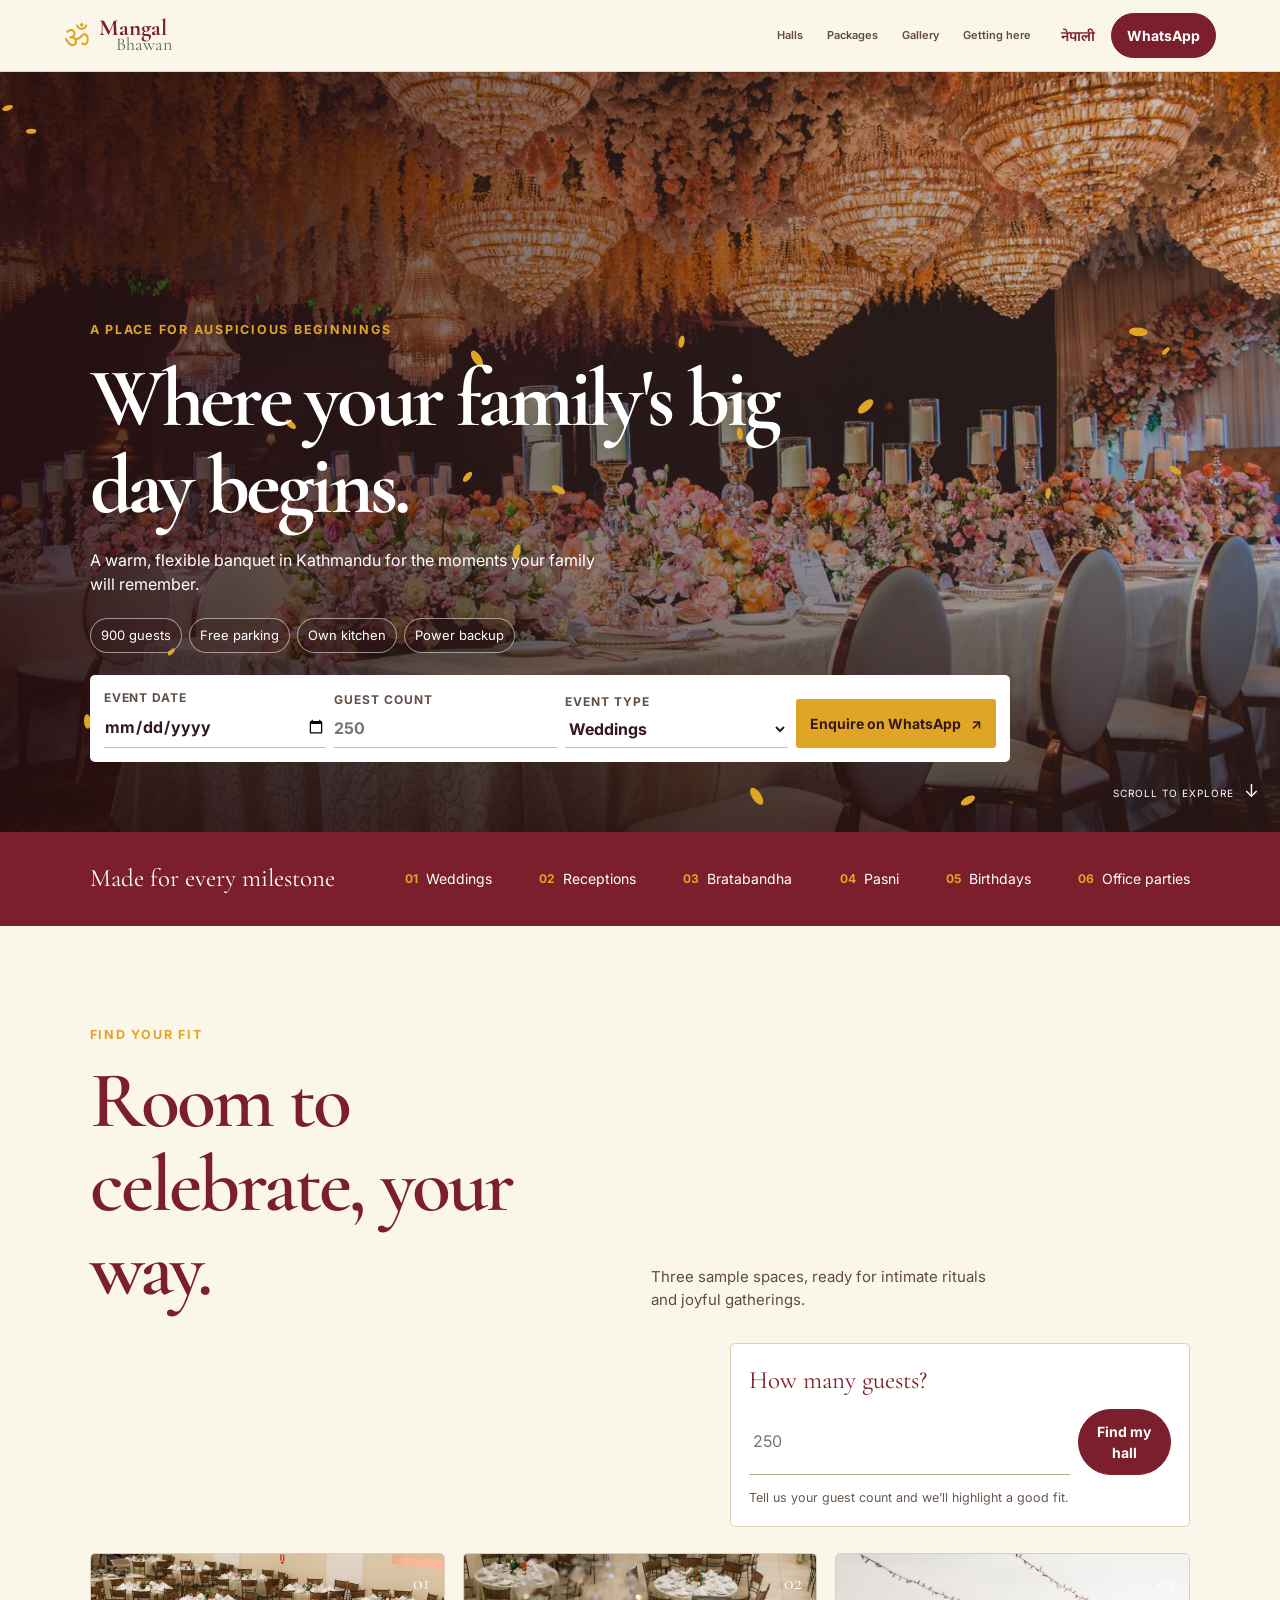
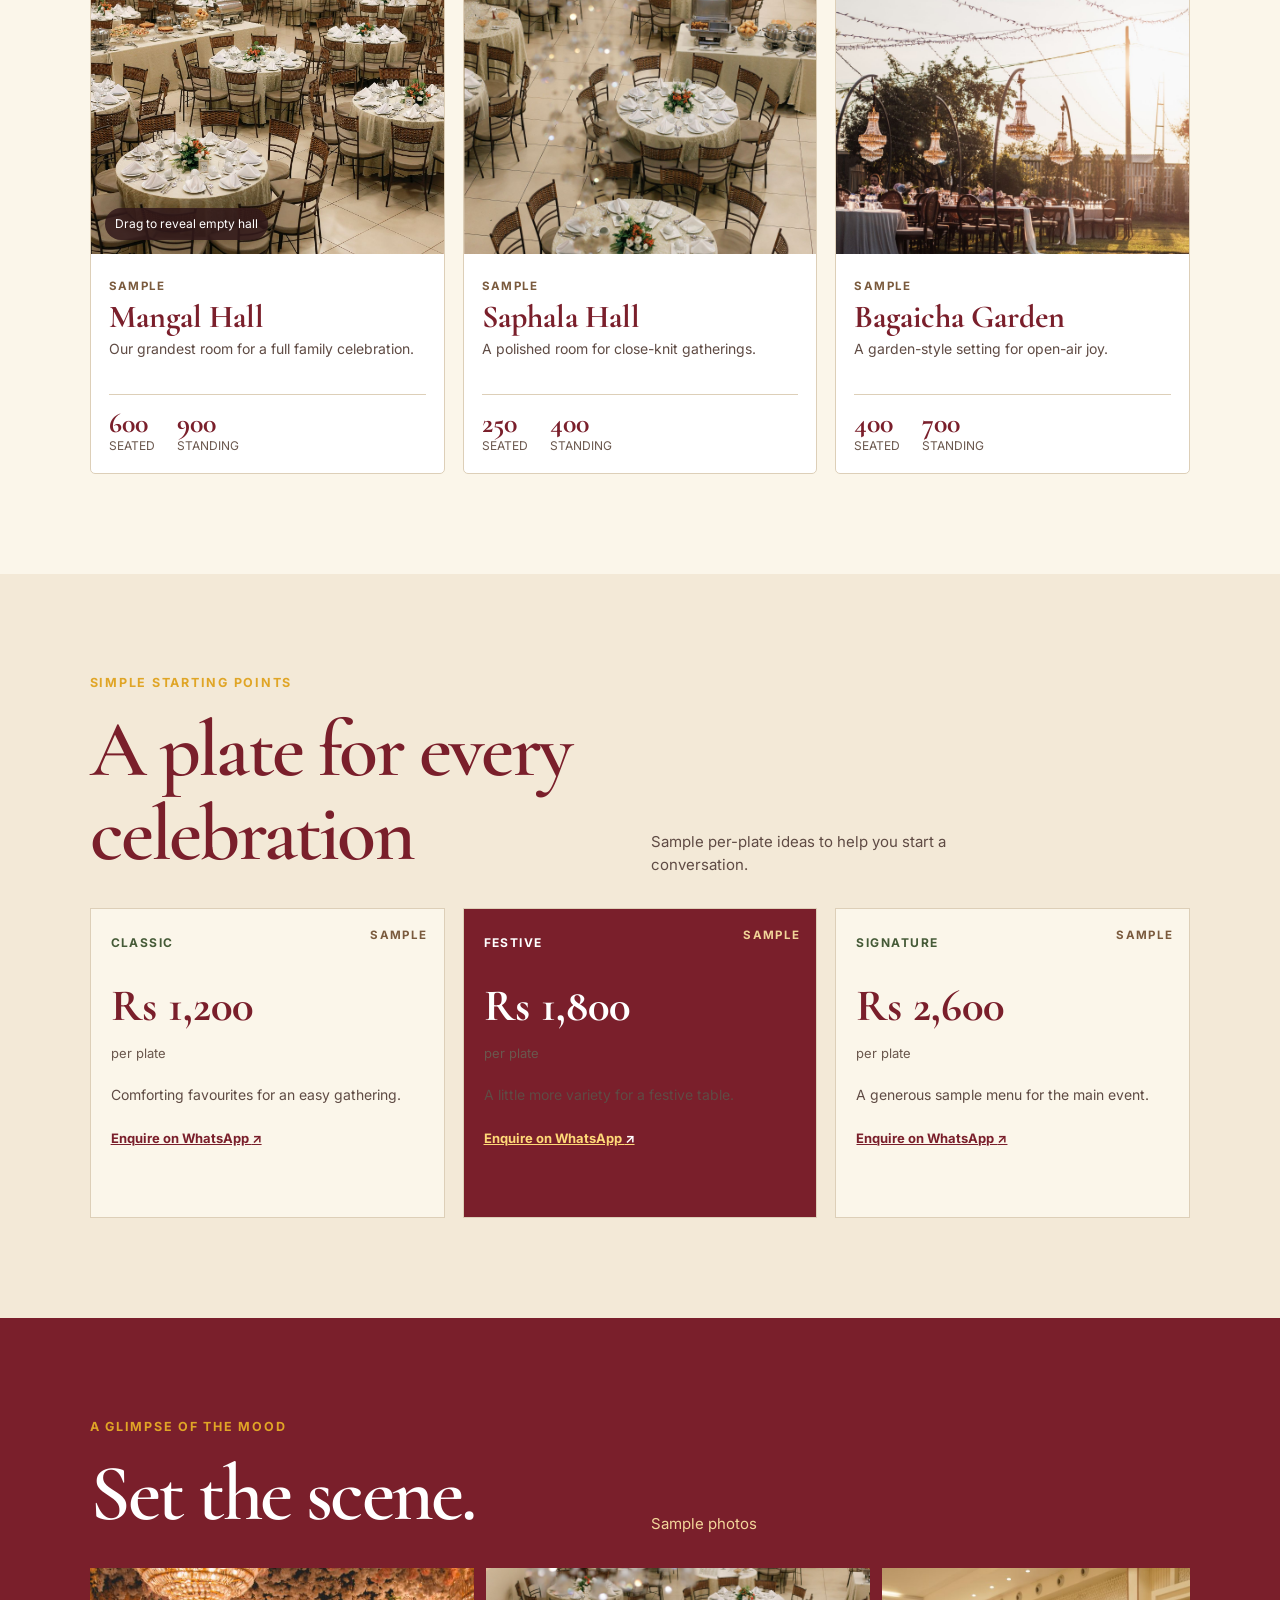
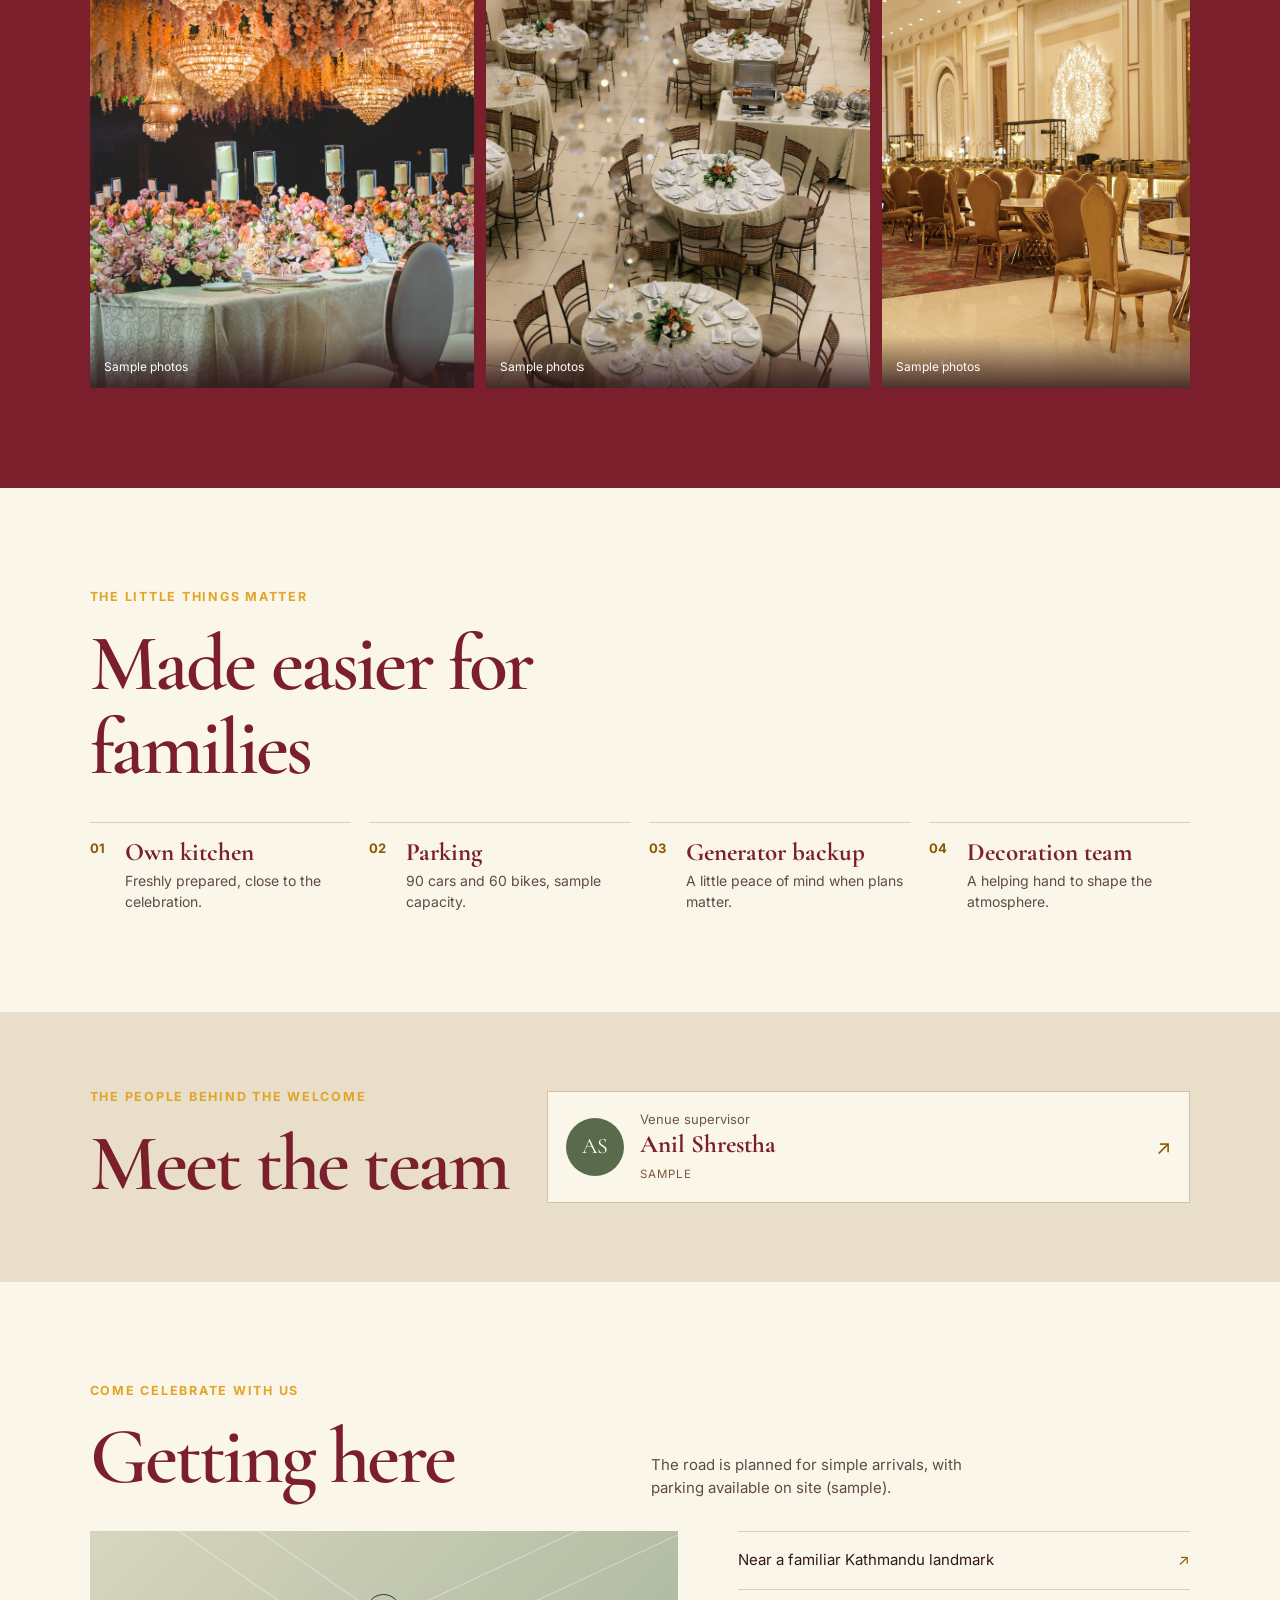
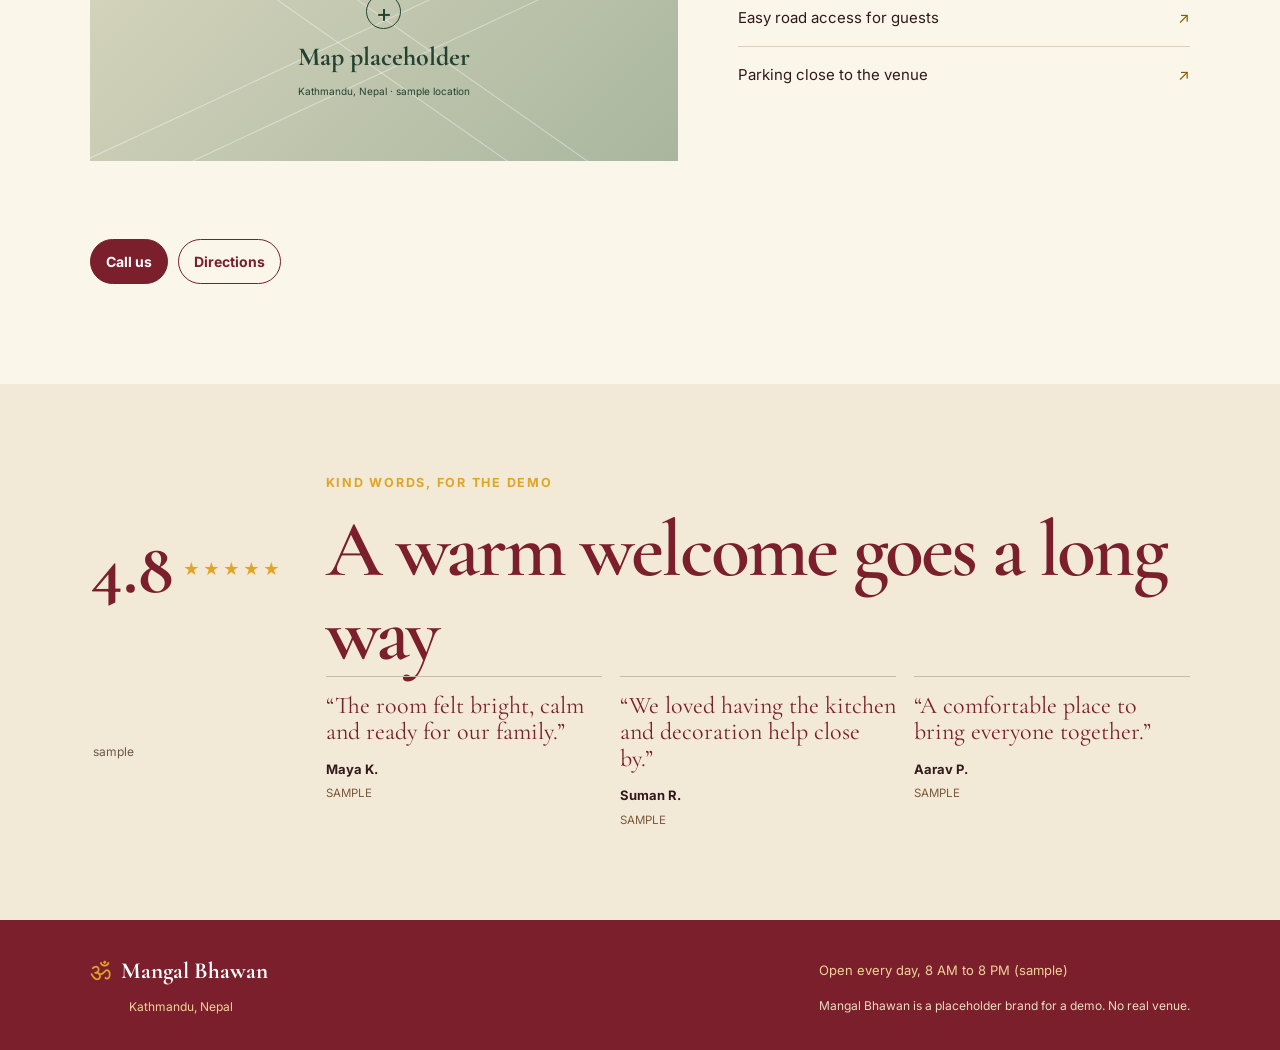
<file: banquet/index.html>
<!doctype html>
<html lang="en">
  <head>
    <meta charset="UTF-8" />
    <meta name="viewport" content="width=device-width, initial-scale=1, minimum-scale=1, maximum-scale=1" />
    <meta name="color-scheme" content="light" />
    <meta name="description" content="Mangal Bhawan, a sample banquet website. Placeholder brand, not a real venue." />
    <title>Mangal Bhawan | Kathmandu (demo)</title>
    <link rel="preconnect" href="https://fonts.googleapis.com" />
    <link rel="preconnect" href="https://fonts.gstatic.com" crossorigin />
    <link href="https://fonts.googleapis.com/css2?family=Cormorant+Garamond:wght@500;600;700&family=Inter:wght@400;500;600;700&family=Noto+Sans+Devanagari:wght@400;600&display=swap" rel="stylesheet" />
    <link rel="stylesheet" href="style.css" />
  </head>
  <body>
    <div id="app"></div>
    <noscript><p style="padding:24px;font-family:sans-serif">Mangal Bhawan is a sample banquet website. Please turn on JavaScript to view it. Call or WhatsApp +977 982-3314206.</p></noscript>
    <script src="script.js" defer></script>
  </body>
</html>
</file>
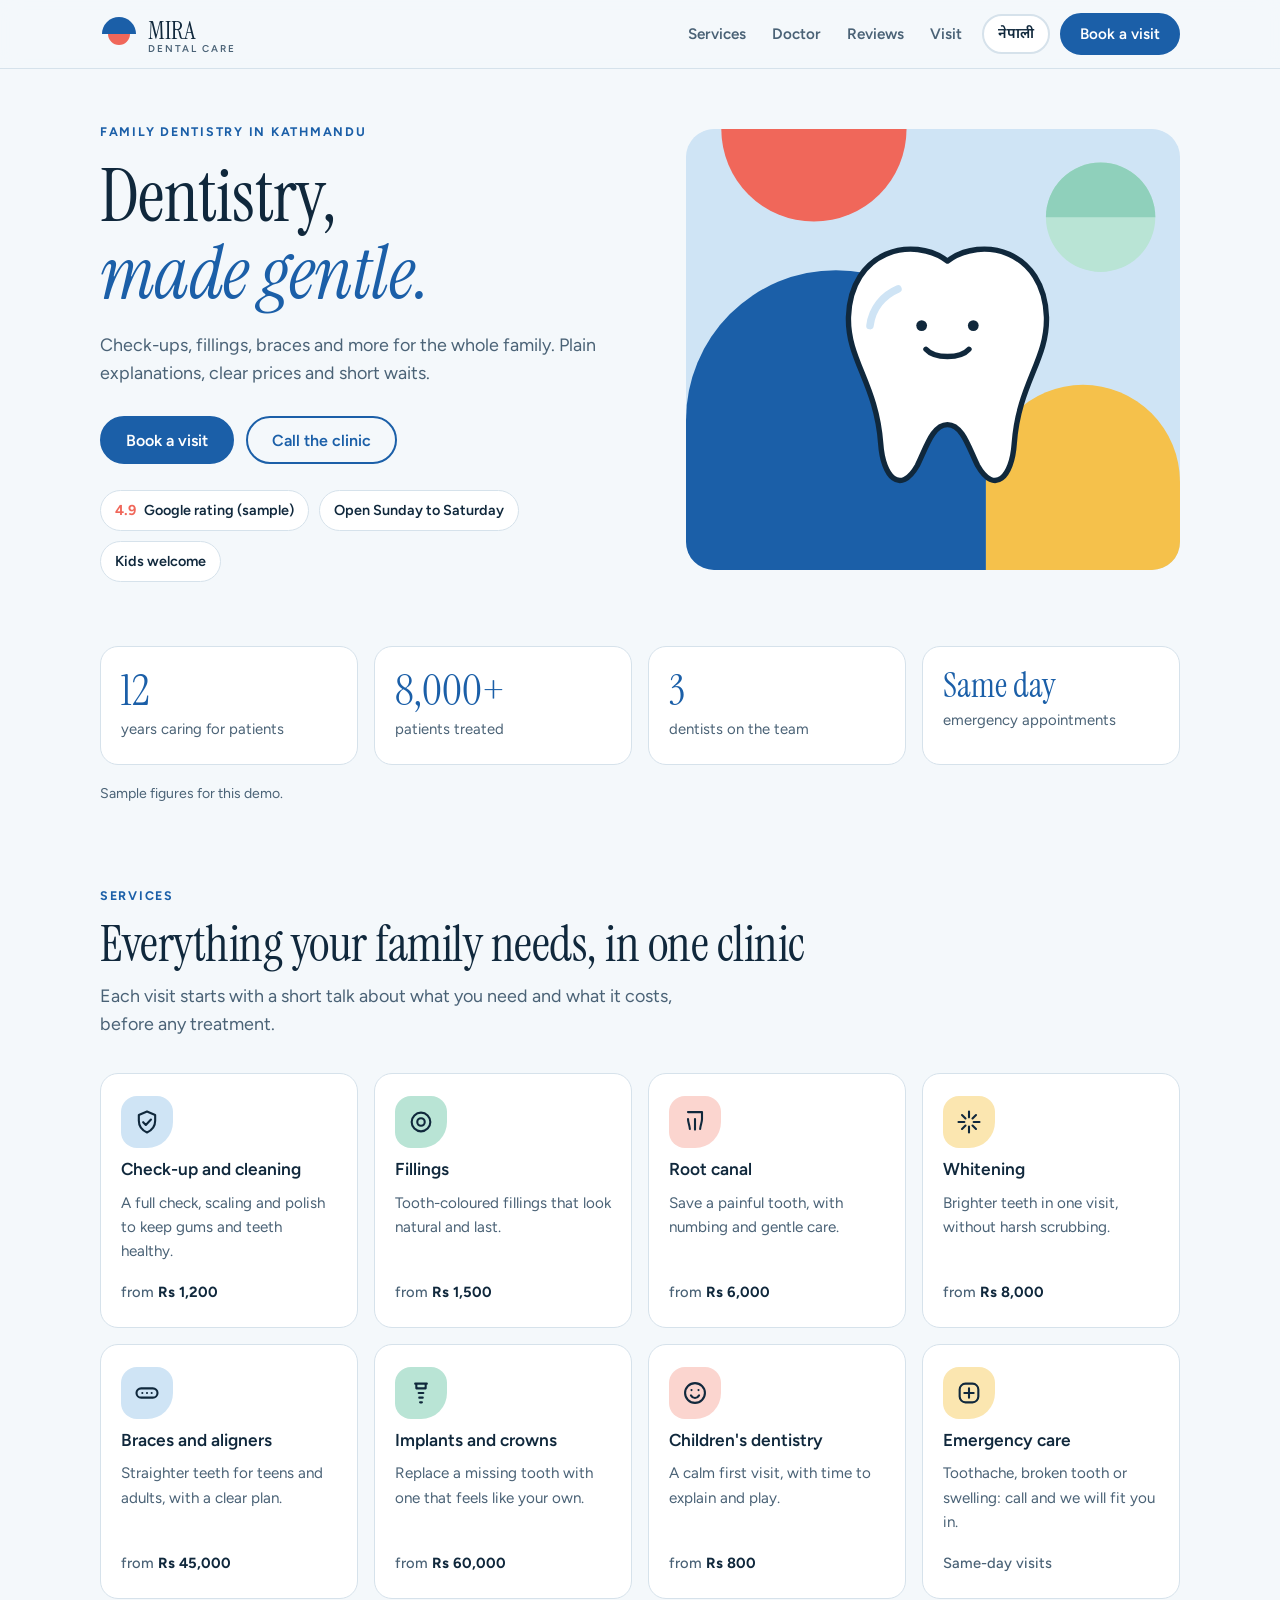
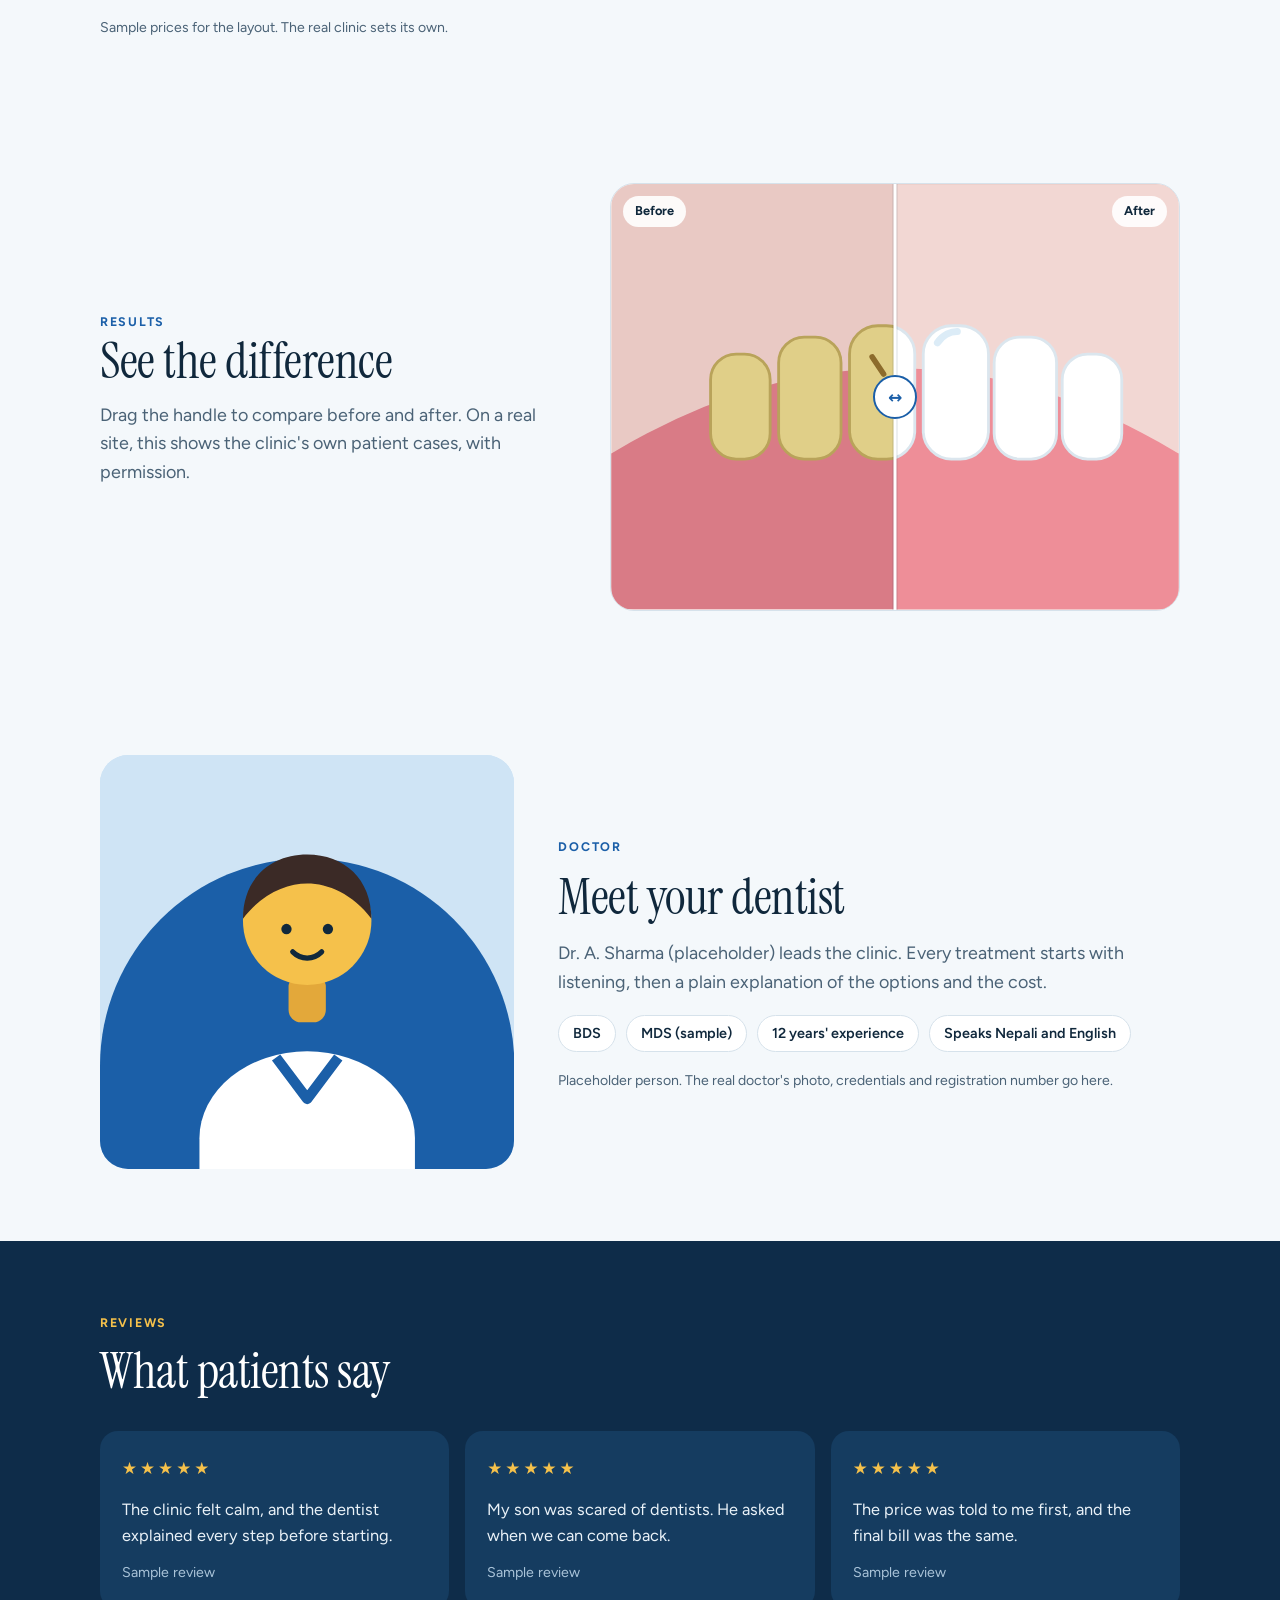
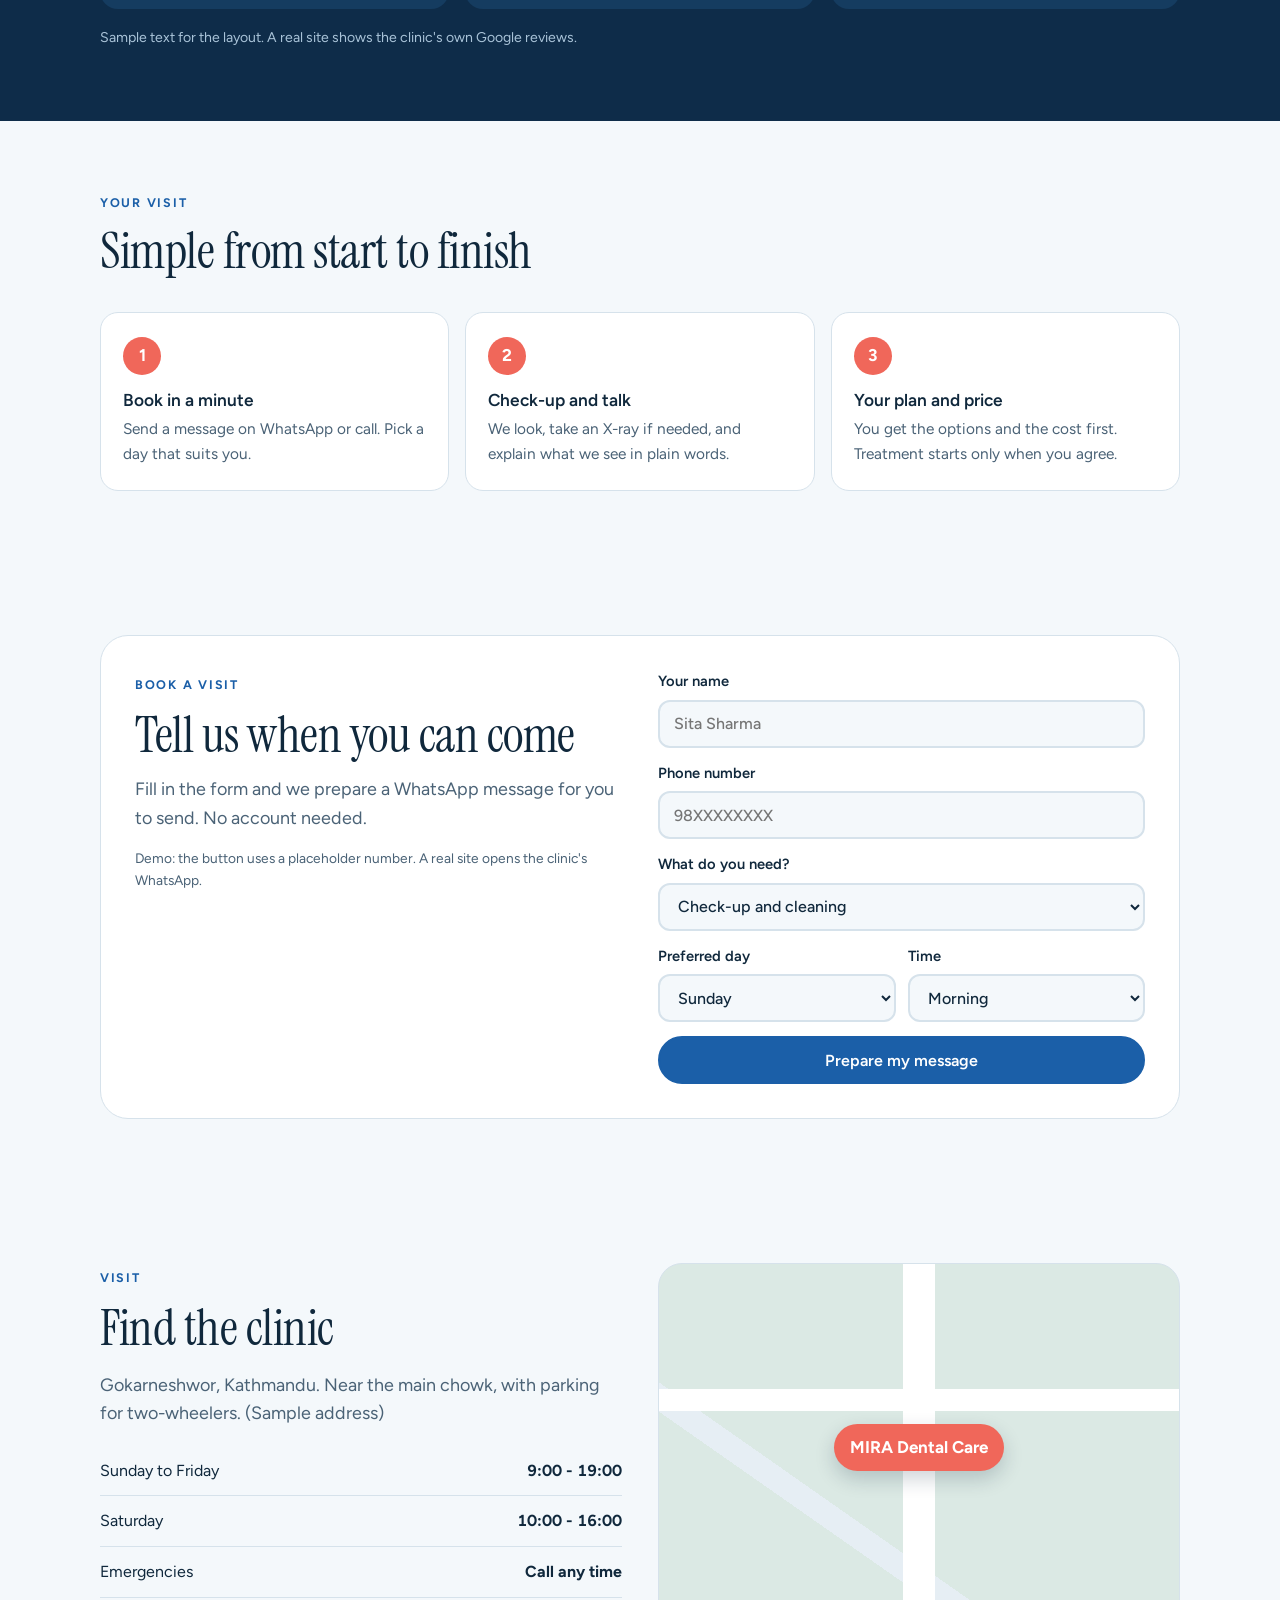
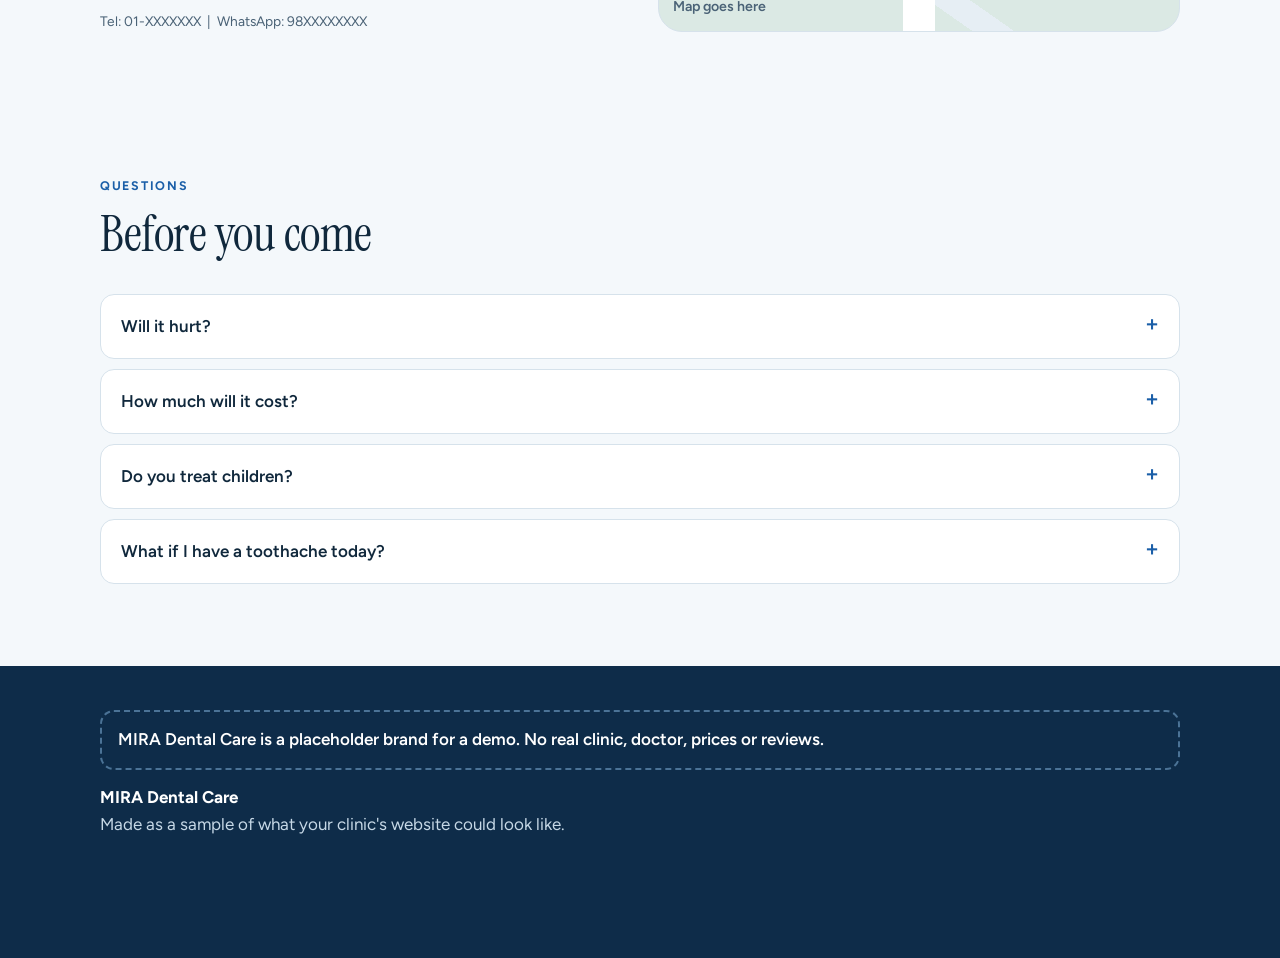
<file: dental/index.html>
<!doctype html>
<html lang="en">
<head>
<meta charset="utf-8">
<meta name="viewport" content="width=device-width, initial-scale=1, minimum-scale=1, maximum-scale=1">
<title>MIRA Dental Care - placeholder clinic demo</title>
<meta name="description" content="Placeholder dental clinic website demo. No real clinic.">
<link rel="preconnect" href="https://fonts.googleapis.com">
<link rel="preconnect" href="https://fonts.gstatic.com" crossorigin>
<link href="https://fonts.googleapis.com/css2?family=Instrument+Serif:ital@0;1&family=Figtree:wght@400;500;600;700&family=Noto+Sans+Devanagari:wght@400;500;600;700&display=swap" rel="stylesheet">
<style>
:root{
  --bg:#f4f8fb; --surface:#ffffff; --ink:#10283c; --muted:#4a6276; --line:#d6e2eb;
  --blue:#1b5fa8; --blue-d:#134a86; --navy:#0e2c49; --coral:#f0675a; --sun:#f5c14b; --mint:#b9e4d5; --sky:#cfe4f5;
  --radius:18px; --wrap:1120px;
  --serif:"Instrument Serif","Times New Roman",serif;
  --sans:"Figtree","Noto Sans Devanagari",system-ui,-apple-system,"Segoe UI",Roboto,sans-serif;
}
*{box-sizing:border-box}
html{scroll-behavior:smooth}
@media (prefers-reduced-motion:reduce){html{scroll-behavior:auto}*{transition:none!important;animation:none!important}}
body{margin:0;background:var(--bg);color:var(--ink);font:400 17px/1.6 var(--sans);-webkit-text-size-adjust:100%}
body.np{font-size:17.5px;line-height:1.75}
img,svg{max-width:100%;display:block}
a{color:inherit}
.wrap{max-width:var(--wrap);margin:0 auto;padding-inline:20px}
section{padding-block:72px}
h1,h2,h3{margin:0;font-weight:400;text-wrap:balance}
h1,h2{font-family:var(--serif);letter-spacing:-.01em;line-height:1.05}
body.np h1,body.np h2{font-family:"Noto Sans Devanagari",var(--sans);font-weight:600;letter-spacing:0;line-height:1.3}
h1{font-size:clamp(2.6rem,7vw,4.6rem)}
h2{font-size:clamp(2rem,4.6vw,3.1rem)}
h3{font:600 1.08rem/1.3 var(--sans)}
p{margin:0}
.eyebrow{font-size:.78rem;font-weight:700;letter-spacing:.14em;text-transform:uppercase;color:var(--blue)}
body.np .eyebrow{letter-spacing:.02em}
.lead{color:var(--muted);font-size:1.12rem;max-width:56ch}
.btn{display:inline-flex;align-items:center;justify-content:center;gap:8px;min-height:48px;padding:0 24px;border-radius:999px;font:600 1rem var(--sans);text-decoration:none;border:2px solid var(--blue);background:var(--blue);color:#fff;cursor:pointer;transition:background .2s,transform .2s}
.btn:hover{background:var(--blue-d);border-color:var(--blue-d)}
.btn.ghost{background:transparent;color:var(--blue)}
.btn.ghost:hover{background:var(--sky)}
:focus-visible{outline:3px solid var(--coral);outline-offset:3px}

/* top bar */
.top{position:sticky;top:0;z-index:50;background:rgba(244,248,251,.92);backdrop-filter:blur(10px);border-bottom:1px solid var(--line)}
.top .wrap{display:flex;align-items:center;gap:20px;min-height:68px}
.brand{display:flex;align-items:center;gap:10px;text-decoration:none;font:400 1.55rem var(--serif);letter-spacing:.01em}
.brand small{display:block;font:600 .62rem var(--sans);letter-spacing:.2em;color:var(--muted);text-transform:uppercase;margin-top:-4px}
.nav{display:flex;gap:26px;margin-left:auto;font-weight:600;font-size:.95rem}
.nav a{text-decoration:none;color:var(--muted)}
.nav a:hover{color:var(--blue)}
.top .actions{display:flex;gap:10px;align-items:center}
.lang{border:2px solid var(--line);background:var(--surface);color:var(--ink);border-radius:999px;min-height:40px;padding:0 14px;font:600 .9rem var(--sans);cursor:pointer}
.top .btn{min-height:42px;padding:0 18px;font-size:.95rem}

/* hero */
.hero{padding-block:48px 64px}
.hero .wrap{display:grid;grid-template-columns:1.05fr .95fr;gap:40px;align-items:center}
.hero h1{margin:14px 0 18px}
.hero h1 em{font-style:italic;color:var(--blue)}
body.np .hero h1 em{font-style:normal}
.cta{display:flex;gap:12px;flex-wrap:wrap;margin-top:28px}
.chips{display:flex;gap:10px;flex-wrap:wrap;margin-top:26px}
.chip{display:inline-flex;align-items:center;gap:8px;background:var(--surface);border:1px solid var(--line);border-radius:999px;padding:8px 14px;font-weight:600;font-size:.9rem}
.chip b{color:var(--coral)}
.art{width:100%;height:auto;border-radius:28px}

/* stats */
.stats{padding-block:0 8px}
.stats ul{list-style:none;margin:0;padding:0;display:grid;grid-template-columns:repeat(4,1fr);gap:16px}
.stats li{background:var(--surface);border:1px solid var(--line);border-radius:var(--radius);padding:22px 20px}
.stats .num{font:400 2.7rem/1 var(--serif);color:var(--blue);font-variant-numeric:tabular-nums}
body.np .stats .num{font-family:var(--sans);font-weight:600;font-size:2.3rem}
.stats .lab{color:var(--muted);font-size:.93rem;margin-top:6px}

/* services */
.head{display:flex;flex-direction:column;gap:12px;margin-bottom:34px}
.grid{display:grid;grid-template-columns:repeat(4,1fr);gap:16px}
.card{background:var(--surface);border:1px solid var(--line);border-radius:var(--radius);padding:22px 20px;display:flex;flex-direction:column;gap:10px;transition:transform .2s,border-color .2s}
.card:hover{transform:translateY(-3px);border-color:var(--blue)}
.ico{width:52px;height:52px;border-radius:16px 16px 26px 16px;display:grid;place-items:center}
.ico svg{width:28px;height:28px;stroke:var(--ink);stroke-width:1.8;fill:none;stroke-linecap:round;stroke-linejoin:round}
.c1{background:var(--sky)} .c2{background:var(--mint)} .c3{background:#fbd5cf} .c4{background:#fbe6b0}
.card p{color:var(--muted);font-size:.95rem}
.price{margin-top:auto;padding-top:8px;font-weight:700;font-size:.92rem}
.price span{color:var(--muted);font-weight:500}
.note{margin-top:18px;color:var(--muted);font-size:.88rem}

/* before after */
.ba .wrap{display:grid;grid-template-columns:.9fr 1.1fr;gap:44px;align-items:center}
.ba-box{position:relative;border-radius:24px;overflow:hidden;border:1px solid var(--line);background:var(--surface);aspect-ratio:4/3;--p:50%}
.ba-box svg{position:absolute;inset:0;width:100%;height:100%}
.ba-after{clip-path:inset(0 0 0 var(--p))}
.ba-line{position:absolute;top:0;bottom:0;left:var(--p);width:3px;background:#fff;box-shadow:0 0 0 1px rgba(16,40,60,.15);transform:translateX(-1.5px);pointer-events:none}
.ba-knob{position:absolute;top:50%;left:var(--p);width:44px;height:44px;margin:-22px 0 0 -22px;border-radius:50%;background:#fff;border:2px solid var(--blue);display:grid;place-items:center;pointer-events:none;color:var(--blue);font-weight:700}
.ba-tag{position:absolute;top:12px;padding:5px 12px;border-radius:999px;background:rgba(255,255,255,.9);font-weight:700;font-size:.8rem}
.ba-tag.l{left:12px}.ba-tag.r{right:12px}
.ba input{position:absolute;inset:0;width:100%;height:100%;opacity:0;cursor:ew-resize;margin:0}
.ba-box:focus-within{outline:3px solid var(--coral);outline-offset:3px}

/* doctor */
.doc .wrap{display:grid;grid-template-columns:.8fr 1.2fr;gap:44px;align-items:center}
.doc-art{border-radius:28px;background:var(--sky);aspect-ratio:1/1;max-width:420px;width:100%}
.creds{display:flex;gap:10px;flex-wrap:wrap;margin-top:18px}
.creds span{background:var(--surface);border:1px solid var(--line);border-radius:999px;padding:6px 14px;font-weight:600;font-size:.9rem}

/* reviews */
.rev{background:var(--navy);color:#eaf2f8}
.rev h2,.rev .eyebrow{color:#fff}
.rev .eyebrow{color:var(--sun)}
.rev .grid3{display:grid;grid-template-columns:repeat(3,1fr);gap:16px}
.q{background:#153c60;border-radius:var(--radius);padding:24px 22px;display:flex;flex-direction:column;gap:14px}
.stars{color:var(--sun);letter-spacing:3px;font-size:1.05rem}
.q p{font-size:1.02rem}
.q small{color:#a9c3d8}
.rev .note{color:#a9c3d8}

/* steps */
.steps ol{list-style:none;padding:0;margin:0;display:grid;grid-template-columns:repeat(3,1fr);gap:16px;counter-reset:s}
.steps li{background:var(--surface);border:1px solid var(--line);border-radius:var(--radius);padding:24px 22px;counter-increment:s}
.steps li::before{content:counter(s);display:grid;place-items:center;width:38px;height:38px;border-radius:50%;background:var(--coral);color:#fff;font-weight:700;margin-bottom:14px}
.steps li p{color:var(--muted);margin-top:6px;font-size:.96rem}

/* book */
.book .box{background:var(--surface);border:1px solid var(--line);border-radius:28px;padding:34px;display:grid;grid-template-columns:1fr 1fr;gap:36px}
form{display:grid;gap:14px}
label{font-weight:600;font-size:.92rem;display:grid;gap:6px}
input[type=text],input[type=tel],select{width:100%;min-height:48px;padding:0 14px;border-radius:12px;border:2px solid var(--line);background:var(--bg);color:var(--ink);font:500 1rem var(--sans)}
.two{display:grid;grid-template-columns:1fr 1fr;gap:12px}
.msg{display:none;background:var(--bg);border:2px dashed var(--blue);border-radius:14px;padding:16px;font-size:.95rem;gap:12px}
.msg.on{display:grid}
.msg pre{margin:0;white-space:pre-wrap;font:500 .95rem/1.5 var(--sans)}
.fine{color:var(--muted);font-size:.86rem}

/* visit */
.visit .wrap{display:grid;grid-template-columns:1fr 1fr;gap:36px;align-items:stretch}
.hours{width:100%;border-collapse:collapse;font-size:1rem}
.hours td{padding:12px 0;border-bottom:1px solid var(--line)}
.hours td:last-child{text-align:right;font-weight:700;font-variant-numeric:tabular-nums}
.map{border-radius:24px;border:1px solid var(--line);background:
  linear-gradient(90deg,transparent 47%,#fff 47%,#fff 53%,transparent 53%),
  linear-gradient(0deg,transparent 60%,#fff 60%,#fff 66%,transparent 66%),
  linear-gradient(35deg,transparent 30%,#e6eef4 30%,#e6eef4 34%,transparent 34%),#dbe9e4;
  min-height:300px;display:grid;place-items:center;position:relative}
.pin{background:var(--coral);color:#fff;border-radius:999px;padding:10px 16px;font-weight:700;box-shadow:0 8px 20px rgba(16,40,60,.2)}
.map small{position:absolute;bottom:12px;left:14px;color:var(--muted);font-weight:600}

/* faq */
.faq details{background:var(--surface);border:1px solid var(--line);border-radius:14px;padding:0 20px;margin-bottom:10px}
.faq summary{cursor:pointer;list-style:none;padding:18px 0;font-weight:600;display:flex;justify-content:space-between;gap:16px}
.faq summary::-webkit-details-marker{display:none}
.faq summary::after{content:"+";font-size:1.4rem;line-height:1;color:var(--blue)}
.faq details[open] summary::after{content:"\2212"}
.faq details p{padding-bottom:18px;color:var(--muted)}

/* footer */
footer{background:var(--navy);color:#c6d8e6;padding-block:44px 120px}
footer .wrap{display:grid;gap:14px}
footer b{color:#fff}
.demo{border:2px dashed #4b7396;border-radius:14px;padding:14px 16px;color:#fff;font-weight:600}

/* sticky mobile bar */
.bar{display:none}

@media (max-width:980px){
  .grid{grid-template-columns:repeat(2,1fr)}
  .stats ul{grid-template-columns:repeat(2,1fr)}
}
@media (max-width:760px){
  section{padding-block:52px}
  .nav{display:none}
  .top .wrap{gap:10px}
  .top .actions{margin-left:auto}
  .brand small{display:none}
  .hero .wrap,.ba .wrap,.doc .wrap,.book .box,.visit .wrap{grid-template-columns:1fr}
  .hero{padding-top:28px}
  .art{order:-1}
  .rev .grid3,.steps ol{grid-template-columns:1fr}
  .book .box{padding:22px}
  .bar{display:grid;grid-template-columns:1fr 1fr 1.2fr;gap:8px;position:fixed;left:0;right:0;bottom:0;z-index:60;padding:10px 12px calc(10px + env(safe-area-inset-bottom,0px));background:rgba(255,255,255,.96);border-top:1px solid var(--line)}
  .bar a{display:flex;align-items:center;justify-content:center;min-height:46px;border-radius:999px;font-weight:700;text-decoration:none;font-size:.95rem;border:2px solid var(--blue);color:var(--blue)}
  .bar a.p{background:var(--blue);color:#fff}
}
@media (max-width:460px){
  .grid{grid-template-columns:1fr}
  .two{grid-template-columns:1fr}
  .top .btn.desk{display:none}
}
</style>
</head>
<body>
<svg width="0" height="0" style="position:absolute" aria-hidden="true">
  <symbol id="i-tooth" viewBox="0 0 24 24"><path d="M12 5.5C10 4 6 4.2 5.2 8c-.6 3 1.2 4.6 1.5 7.2.3 2.6 1.5 4.3 2.4 2.2.5-1.3 1-3 2.9-3s2.4 1.7 2.9 3c.9 2.1 2.1.4 2.4-2.2.3-2.6 2.1-4.2 1.5-7.2C18 4.2 14 4 12 5.5z"/></symbol>
  <symbol id="i-check" viewBox="0 0 24 24"><path d="M12 3l7 3v5c0 4.5-3 8.2-7 10-4-1.8-7-5.5-7-10V6l7-3z"/><path d="M8.7 12.2l2.3 2.3 4.4-4.6"/></symbol>
  <symbol id="i-fill" viewBox="0 0 24 24"><circle cx="12" cy="12" r="8"/><circle cx="12" cy="12" r="3.2"/></symbol>
  <symbol id="i-root" viewBox="0 0 24 24"><path d="M6 3.5h12v6c0 3-1.2 4.5-1.6 8.5M6 9.5c0 3 1.2 4.5 1.6 8.5M12 9.5v9"/></symbol>
  <symbol id="i-spark" viewBox="0 0 24 24"><path d="M12 3v5M12 16v5M3 12h5M16 12h5M6 6l3 3M15 15l3 3M18 6l-3 3M9 15l-3 3"/></symbol>
  <symbol id="i-brace" viewBox="0 0 24 24"><rect x="3" y="8" width="18" height="8" rx="4"/><path d="M8 12h.01M12 12h.01M16 12h.01"/></symbol>
  <symbol id="i-implant" viewBox="0 0 24 24"><path d="M7 4h10M8 4v4M16 4v4M9 8h6M10 12h4M10.5 16h3M11.2 20h1.6"/></symbol>
  <symbol id="i-kid" viewBox="0 0 24 24"><circle cx="12" cy="12" r="8.5"/><path d="M8.5 14c1 1.6 2.2 2.3 3.5 2.3s2.5-.7 3.5-2.3M9 9.5h.01M15 9.5h.01"/></symbol>
  <symbol id="i-plus" viewBox="0 0 24 24"><rect x="4" y="4" width="16" height="16" rx="5"/><path d="M12 8v8M8 12h8"/></symbol>
</svg>

<header class="top">
  <div class="wrap">
    <a class="brand" href="#top" aria-label="MIRA Dental Care">
      <svg width="38" height="38" viewBox="0 0 38 38" aria-hidden="true"><path d="M2 19a17 17 0 0 1 34 0z" fill="#1b5fa8"/><path d="M8 19a11 11 0 0 0 22 0z" fill="#f0675a"/><circle cx="19" cy="19" r="0" /></svg>
      <span>MIRA<small data-i="brandsub">Dental Care</small></span>
    </a>
    <nav class="nav" aria-label="Main">
      <a href="#services" data-i="nav_services">Services</a>
      <a href="#doctor" data-i="nav_doctor">Doctor</a>
      <a href="#reviews" data-i="nav_reviews">Reviews</a>
      <a href="#visit" data-i="nav_visit">Visit</a>
    </nav>
    <div class="actions">
      <button class="lang" id="lang" type="button" aria-label="Switch language">नेपाली</button>
      <a class="btn desk" href="#book" data-i="book">Book a visit</a>
    </div>
  </div>
</header>

<main id="top">
<section class="hero">
  <div class="wrap">
    <div>
      <span class="eyebrow" data-i="hero_eye">Family dentistry in Kathmandu</span>
      <h1 data-i="hero_h">Dentistry, <em>made gentle.</em></h1>
      <p class="lead" data-i="hero_p">Check-ups, fillings, braces and more for the whole family. Plain explanations, clear prices and short waits.</p>
      <div class="cta">
        <a class="btn" href="#book" data-i="book">Book a visit</a>
        <a class="btn ghost" href="tel:+97798XXXXXXXX" data-i="call">Call the clinic</a>
      </div>
      <div class="chips">
        <span class="chip"><b>4.9</b> <span data-i="chip_rating">Google rating (sample)</span></span>
        <span class="chip" data-i="chip_open">Open Sunday to Saturday</span>
        <span class="chip" data-i="chip_kids">Kids welcome</span>
      </div>
    </div>
    <svg class="art" viewBox="0 0 560 500" role="img" aria-label="Abstract illustration of a tooth surrounded by colourful shapes">
      <rect width="560" height="500" rx="28" fill="#cfe4f5"/>
      <path d="M0 500V330a170 170 0 0 1 340 0v170z" fill="#1b5fa8"/>
      <path d="M340 500V400a110 110 0 0 1 220 0v100z" fill="#f5c14b"/>
      <path d="M40 0h210v0a105 105 0 0 1-210 0z" fill="#f0675a"/>
      <circle cx="470" cy="100" r="62" fill="#b9e4d5"/>
      <path d="M470 100m-62 0a62 62 0 0 1 124 0z" fill="#8fd0bb"/>
      <g transform="translate(150 96) scale(1.22)">
        <path d="M120 44C88 20 30 34 28 96c-1 40 26 62 30 118 2 30 18 48 34 20 8-16 14-38 28-38s20 22 28 38c16 28 32 10 34-20 4-56 31-78 30-118-2-62-60-76-92-52z" fill="#fff" stroke="#10283c" stroke-width="5" stroke-linejoin="round"/>
        <path d="M74 70c-14 6-24 18-26 34" fill="none" stroke="#cfe4f5" stroke-width="7" stroke-linecap="round"/>
        <circle cx="96" cy="104" r="5" fill="#10283c"/><circle cx="144" cy="104" r="5" fill="#10283c"/>
        <path d="M100 126c8 9 32 9 40 0" fill="none" stroke="#10283c" stroke-width="5" stroke-linecap="round"/>
      </g>
    </svg>
  </div>
</section>

<section class="stats" aria-label="Clinic facts">
  <div class="wrap">
    <ul>
      <li><div class="num" data-count="12" data-suffix="">12</div><div class="lab" data-i="st1">years caring for patients</div></li>
      <li><div class="num" data-count="8000" data-suffix="+">8,000+</div><div class="lab" data-i="st2">patients treated</div></li>
      <li><div class="num" data-count="3" data-suffix="">3</div><div class="lab" data-i="st3">dentists on the team</div></li>
      <li><div class="num" style="font-size:2.1rem" data-i="st4n">Same day</div><div class="lab" data-i="st4">emergency appointments</div></li>
    </ul>
    <p class="note" data-i="stnote">Sample figures for this demo.</p>
  </div>
</section>

<section id="services">
  <div class="wrap">
    <div class="head">
      <span class="eyebrow" data-i="nav_services">Services</span>
      <h2 data-i="sv_h">Everything your family needs, in one clinic</h2>
      <p class="lead" data-i="sv_p">Each visit starts with a short talk about what you need and what it costs, before any treatment.</p>
    </div>
    <div class="grid">
      <article class="card"><div class="ico c1"><svg><use href="#i-check"/></svg></div><h3 data-i="s1">Check-up and cleaning</h3><p data-i="s1p">A full check, scaling and polish to keep gums and teeth healthy.</p><div class="price"><span data-i="from">from</span> Rs 1,200</div></article>
      <article class="card"><div class="ico c2"><svg><use href="#i-fill"/></svg></div><h3 data-i="s2">Fillings</h3><p data-i="s2p">Tooth-coloured fillings that look natural and last.</p><div class="price"><span data-i="from">from</span> Rs 1,500</div></article>
      <article class="card"><div class="ico c3"><svg><use href="#i-root"/></svg></div><h3 data-i="s3">Root canal</h3><p data-i="s3p">Save a painful tooth, with numbing and gentle care.</p><div class="price"><span data-i="from">from</span> Rs 6,000</div></article>
      <article class="card"><div class="ico c4"><svg><use href="#i-spark"/></svg></div><h3 data-i="s4">Whitening</h3><p data-i="s4p">Brighter teeth in one visit, without harsh scrubbing.</p><div class="price"><span data-i="from">from</span> Rs 8,000</div></article>
      <article class="card"><div class="ico c1"><svg><use href="#i-brace"/></svg></div><h3 data-i="s5">Braces and aligners</h3><p data-i="s5p">Straighter teeth for teens and adults, with a clear plan.</p><div class="price"><span data-i="from">from</span> Rs 45,000</div></article>
      <article class="card"><div class="ico c2"><svg><use href="#i-implant"/></svg></div><h3 data-i="s6">Implants and crowns</h3><p data-i="s6p">Replace a missing tooth with one that feels like your own.</p><div class="price"><span data-i="from">from</span> Rs 60,000</div></article>
      <article class="card"><div class="ico c3"><svg><use href="#i-kid"/></svg></div><h3 data-i="s7">Children's dentistry</h3><p data-i="s7p">A calm first visit, with time to explain and play.</p><div class="price"><span data-i="from">from</span> Rs 800</div></article>
      <article class="card"><div class="ico c4"><svg><use href="#i-plus"/></svg></div><h3 data-i="s8">Emergency care</h3><p data-i="s8p">Toothache, broken tooth or swelling: call and we will fit you in.</p><div class="price"><span data-i="s8pr">Same-day visits</span></div></article>
    </div>
    <p class="note" data-i="pnote">Sample prices for the layout. The real clinic sets its own.</p>
  </div>
</section>

<section class="ba" aria-labelledby="ba-h">
  <div class="wrap">
    <div>
      <span class="eyebrow" data-i="ba_eye">Results</span>
      <h2 id="ba-h" data-i="ba_h">See the difference</h2>
      <p class="lead" data-i="ba_p" style="margin-top:14px">Drag the handle to compare before and after. On a real site, this shows the clinic's own patient cases, with permission.</p>
    </div>
    <div class="ba-box" id="ba">
      <svg viewBox="0 0 400 300" aria-hidden="true">
        <rect width="400" height="300" fill="#e9c9c4"/>
        <path d="M0 300V190q200-120 400 0v110z" fill="#d97b86"/>
        <g fill="#e0cf88" stroke="#b9a35a" stroke-width="2">
          <rect x="70" y="120" width="42" height="74" rx="18"/><rect x="118" y="108" width="44" height="86" rx="18"/><rect x="168" y="100" width="46" height="94" rx="20"/>
          <rect x="220" y="100" width="46" height="94" rx="20"/><rect x="270" y="108" width="44" height="86" rx="18"/><rect x="318" y="120" width="42" height="74" rx="18"/>
        </g>
        <path d="M184 122l8 12M244 130l-6 14" stroke="#8c6b2c" stroke-width="4" stroke-linecap="round"/>
      </svg>
      <svg class="ba-after" viewBox="0 0 400 300" aria-hidden="true">
        <rect width="400" height="300" fill="#f2d7d3"/>
        <path d="M0 300V190q200-120 400 0v110z" fill="#ee8e98"/>
        <g fill="#ffffff" stroke="#dbe6ee" stroke-width="2">
          <rect x="70" y="120" width="42" height="74" rx="18"/><rect x="118" y="108" width="44" height="86" rx="18"/><rect x="168" y="100" width="46" height="94" rx="20"/>
          <rect x="220" y="100" width="46" height="94" rx="20"/><rect x="270" y="108" width="44" height="86" rx="18"/><rect x="318" y="120" width="42" height="74" rx="18"/>
        </g>
        <path d="M178 112c4-6 10-8 14-8M230 112c4-6 10-8 14-8" stroke="#dcecf7" stroke-width="5" stroke-linecap="round" fill="none"/>
      </svg>
      <span class="ba-tag l" data-i="before">Before</span><span class="ba-tag r" data-i="after">After</span>
      <div class="ba-line"></div><div class="ba-knob" aria-hidden="true">&harr;</div>
      <input type="range" min="8" max="92" value="50" id="ba-range" aria-label="Compare before and after">
    </div>
  </div>
</section>

<section class="doc" id="doctor">
  <div class="wrap">
    <svg class="doc-art" viewBox="0 0 400 400" role="img" aria-label="Abstract portrait placeholder">
      <rect width="400" height="400" fill="#cfe4f5"/>
      <path d="M0 400V300a200 200 0 0 1 400 0v100z" fill="#1b5fa8"/>
      <rect x="182" y="212" width="36" height="46" rx="12" fill="#e3a83a"/>
      <circle cx="200" cy="160" r="62" fill="#f5c14b"/>
      <path d="M138 158c0-38 26-62 62-62s62 24 62 62c-18-24-42-34-62-34s-44 10-62 34z" fill="#3b2a26"/>
      <circle cx="180" cy="168" r="5" fill="#10283c"/><circle cx="220" cy="168" r="5" fill="#10283c"/>
      <path d="M186 190c8 8 20 8 28 0" fill="none" stroke="#10283c" stroke-width="5" stroke-linecap="round"/>
      <path d="M96 400v-30a104 84 0 0 1 208 0v30z" fill="#fff"/>
      <path d="M170 292l30 40 30-40" fill="none" stroke="#1b5fa8" stroke-width="10" stroke-linejoin="round"/>
    </svg>
    <div>
      <span class="eyebrow" data-i="nav_doctor">Doctor</span>
      <h2 data-i="dr_h" style="margin:12px 0 16px">Meet your dentist</h2>
      <p class="lead" data-i="dr_p">Dr. A. Sharma (placeholder) leads the clinic. Every treatment starts with listening, then a plain explanation of the options and the cost.</p>
      <div class="creds"><span>BDS</span><span>MDS (sample)</span><span data-i="cr1">12 years' experience</span><span data-i="cr2">Speaks Nepali and English</span></div>
      <p class="note" data-i="drnote">Placeholder person. The real doctor's photo, credentials and registration number go here.</p>
    </div>
  </div>
</section>

<section class="rev" id="reviews">
  <div class="wrap">
    <div class="head">
      <span class="eyebrow" data-i="nav_reviews">Reviews</span>
      <h2 data-i="rv_h">What patients say</h2>
    </div>
    <div class="grid3">
      <figure class="q" style="margin:0"><div class="stars" aria-label="5 stars">&#9733;&#9733;&#9733;&#9733;&#9733;</div><p data-i="q1">The clinic felt calm, and the dentist explained every step before starting.</p><small data-i="qs">Sample review</small></figure>
      <figure class="q" style="margin:0"><div class="stars" aria-label="5 stars">&#9733;&#9733;&#9733;&#9733;&#9733;</div><p data-i="q2">My son was scared of dentists. He asked when we can come back.</p><small data-i="qs">Sample review</small></figure>
      <figure class="q" style="margin:0"><div class="stars" aria-label="5 stars">&#9733;&#9733;&#9733;&#9733;&#9733;</div><p data-i="q3">The price was told to me first, and the final bill was the same.</p><small data-i="qs">Sample review</small></figure>
    </div>
    <p class="note" style="margin-top:18px" data-i="rvnote">Sample text for the layout. A real site shows the clinic's own Google reviews.</p>
  </div>
</section>

<section class="steps">
  <div class="wrap">
    <div class="head"><span class="eyebrow" data-i="stp_eye">Your visit</span><h2 data-i="stp_h">Simple from start to finish</h2></div>
    <ol>
      <li><h3 data-i="t1">Book in a minute</h3><p data-i="t1p">Send a message on WhatsApp or call. Pick a day that suits you.</p></li>
      <li><h3 data-i="t2">Check-up and talk</h3><p data-i="t2p">We look, take an X-ray if needed, and explain what we see in plain words.</p></li>
      <li><h3 data-i="t3">Your plan and price</h3><p data-i="t3p">You get the options and the cost first. Treatment starts only when you agree.</p></li>
    </ol>
  </div>
</section>

<section class="book" id="book">
  <div class="wrap">
    <div class="box">
      <div>
        <span class="eyebrow" data-i="book">Book a visit</span>
        <h2 data-i="bk_h" style="margin:12px 0 14px">Tell us when you can come</h2>
        <p class="lead" data-i="bk_p">Fill in the form and we prepare a WhatsApp message for you to send. No account needed.</p>
        <p class="fine" style="margin-top:14px" data-i="bk_fine">Demo: the button uses a placeholder number. A real site opens the clinic's WhatsApp.</p>
      </div>
      <div>
        <form id="form" novalidate>
          <label for="f-name"><span data-i="f_name">Your name</span><input type="text" id="f-name" autocomplete="name" placeholder="Sita Sharma"></label>
          <label for="f-phone"><span data-i="f_phone">Phone number</span><input type="tel" id="f-phone" autocomplete="tel" placeholder="98XXXXXXXX"></label>
          <label for="f-svc"><span data-i="f_svc">What do you need?</span>
            <select id="f-svc"><option data-i="o1">Check-up and cleaning</option><option data-i="o2">Toothache or emergency</option><option data-i="o3">Braces or aligners</option><option data-i="o4">Whitening</option><option data-i="o5">Children's visit</option><option data-i="o6">Something else</option></select></label>
          <div class="two">
            <label for="f-day"><span data-i="f_day">Preferred day</span>
              <select id="f-day"><option data-i="d1">Sunday</option><option data-i="d2">Monday</option><option data-i="d3">Tuesday</option><option data-i="d4">Wednesday</option><option data-i="d5">Thursday</option><option data-i="d6">Friday</option><option data-i="d7">Saturday</option></select></label>
            <label for="f-time"><span data-i="f_time">Time</span>
              <select id="f-time"><option data-i="m1">Morning</option><option data-i="m2">Afternoon</option><option data-i="m3">Evening</option></select></label>
          </div>
          <button class="btn" type="submit" data-i="f_go">Prepare my message</button>
        </form>
        <div class="msg" id="msg" aria-live="polite">
          <pre id="msg-text"></pre>
          <a class="btn" id="wa" href="#" target="_blank" rel="noopener" data-i="f_wa">Open WhatsApp</a>
        </div>
      </div>
    </div>
  </div>
</section>

<section class="visit" id="visit">
  <div class="wrap">
    <div>
      <span class="eyebrow" data-i="nav_visit">Visit</span>
      <h2 data-i="v_h" style="margin:12px 0 16px">Find the clinic</h2>
      <p class="lead" data-i="v_p" style="margin-bottom:18px">Gokarneshwor, Kathmandu. Near the main chowk, with parking for two-wheelers. (Sample address)</p>
      <table class="hours">
        <tr><td data-i="h1">Sunday to Friday</td><td>9:00 - 19:00</td></tr>
        <tr><td data-i="h2">Saturday</td><td>10:00 - 16:00</td></tr>
        <tr><td data-i="h3">Emergencies</td><td data-i="h3v">Call any time</td></tr>
      </table>
      <p class="fine" style="margin-top:12px">Tel: 01-XXXXXXX &nbsp;|&nbsp; WhatsApp: 98XXXXXXXX</p>
    </div>
    <div class="map" role="img" aria-label="Map placeholder"><span class="pin" data-i="pin">MIRA Dental Care</span><small data-i="mapnote">Map goes here</small></div>
  </div>
</section>

<section class="faq" id="faq">
  <div class="wrap">
    <div class="head"><span class="eyebrow" data-i="faq_eye">Questions</span><h2 data-i="faq_h">Before you come</h2></div>
    <details><summary data-i="fq1">Will it hurt?</summary><p data-i="fa1">We numb the area first and go slowly. Tell us to stop at any time and we will.</p></details>
    <details><summary data-i="fq2">How much will it cost?</summary><p data-i="fa2">You get the price before treatment starts. The prices above are a guide, and we confirm after the check-up.</p></details>
    <details><summary data-i="fq3">Do you treat children?</summary><p data-i="fa3">Yes. We start with a short, friendly first visit so children get used to the chair.</p></details>
    <details><summary data-i="fq4">What if I have a toothache today?</summary><p data-i="fa4">Call us. We keep space for same-day emergencies.</p></details>
  </div>
</section>
</main>

<footer>
  <div class="wrap">
    <div class="demo" data-i="demo">MIRA Dental Care is a placeholder brand for a demo. No real clinic, doctor, prices or reviews.</div>
    <div><b>MIRA Dental Care</b><br><span data-i="foot">Made as a sample of what your clinic's website could look like.</span></div>
  </div>
</footer>

<nav class="bar" aria-label="Quick actions">
  <a href="tel:+97798XXXXXXXX" data-i="call2">Call</a>
  <a href="https://wa.me/97798XXXXXXXX" target="_blank" rel="noopener">WhatsApp</a>
  <a class="p" href="#book" data-i="book2">Book a visit</a>
</nav>

<script>
(function(){
  var NP={
    brandsub:"डेन्टल केयर", nav_services:"सेवाहरू", nav_doctor:"चिकित्सक", nav_reviews:"रिभ्यु", nav_visit:"भेट्ने ठाउँ",
    book:"भेट समय बुक गर्नुहोस्", book2:"बुक गर्नुहोस्", call:"क्लिनिकमा फोन गर्नुहोस्", call2:"फोन",
    hero_eye:"काठमाडौंमा पारिवारिक दन्त उपचार", hero_h:"दाँतको उपचार, <em>कोमल हातले।</em>",
    hero_p:"पूरै परिवारका लागि जाँच, फिलिङ, ब्रेसेस र अरू उपचार। बुझ्न सजिलो कुरा, स्पष्ट मूल्य र कम पर्खाइ।",
    chip_rating:"गुगल रेटिङ (नमुना)", chip_open:"आइतबारदेखि शनिबारसम्म खुला", chip_kids:"बालबालिकालाई स्वागत छ",
    st1:"वर्षको अनुभव", st2:"उपचार गरिएका बिरामी", st3:"जना दन्त चिकित्सक", st4n:"त्यही दिन", st4:"आपतकालीन उपचार", stnote:"यो डेमोका लागि नमुना आँकडा हो।",
    sv_h:"तपाईंको परिवारलाई चाहिने सबै एउटै क्लिनिकमा", sv_p:"हरेक भेटमा उपचार सुरु गर्नु अघि के चाहिन्छ र कति खर्च लाग्छ भन्ने छोटो कुराकानी हुन्छ।",
    s1:"जाँच र सफाइ", s1p:"पूरा जाँच, स्केलिङ र पालिस, गिजा र दाँत स्वस्थ राख्न।", from:"सुरु",
    s2:"फिलिङ", s2p:"प्राकृतिक देखिने र टिकाउ, दाँतकै रङको फिलिङ।",
    s3:"रुट क्यानाल", s3p:"दुख्ने दाँतलाई बचाउन, सुन्न बनाएर कोमल तरिकाले।",
    s4:"दाँत सेतो बनाउने", s4p:"एउटै भेटमा चम्किलो दाँत, कडा रगडबिना।",
    s5:"ब्रेसेस र एलाइनर", s5p:"किशोर र वयस्कका लागि स्पष्ट योजनासहित सिधा दाँत।",
    s6:"इम्प्लान्ट र क्राउन", s6p:"हराएको दाँतको ठाउँमा आफ्नै जस्तो लाग्ने दाँत।",
    s7:"बालबालिकाको दाँत", s7p:"शान्त पहिलो भेट, बुझाउने र खेल्ने समयसहित।",
    s8:"आपतकालीन उपचार", s8p:"दाँत दुख्दा, भाँचिँदा वा सुन्निँदा फोन गर्नुहोस्, हामी समय मिलाउँछौं।", s8pr:"त्यही दिन भेट",
    pnote:"यो लेआउटका लागि नमुना मूल्य हो। वास्तविक क्लिनिकले आफ्नै मूल्य तोक्छ।",
    ba_eye:"नतिजा", ba_h:"फरक आफैं हेर्नुहोस्", ba_p:"अघि र पछिको फरक हेर्न ह्यान्डल तान्नुहोस्। वास्तविक साइटमा क्लिनिकका आफ्नै बिरामीका तस्बिर (अनुमतिसहित) हुन्छन्।", before:"अघि", after:"पछि",
    dr_h:"आफ्नो दन्त चिकित्सकसँग भेट्नुहोस्", dr_p:"डा. ए. शर्मा (नमुना) क्लिनिकको नेतृत्व गर्नुहुन्छ। हरेक उपचार सुन्नबाट सुरु हुन्छ, अनि विकल्प र खर्च सजिलो भाषामा बुझाइन्छ।", cr1:"१२ वर्षको अनुभव", cr2:"नेपाली र अंग्रेजी बोल्नुहुन्छ",
    drnote:"नमुना व्यक्ति। वास्तविक चिकित्सकको फोटो, योग्यता र दर्ता नम्बर यहाँ आउँछ।",
    rv_h:"बिरामीहरू के भन्छन्", q1:"क्लिनिक शान्त लाग्यो, र सुरु गर्नु अघि डाक्टरले हरेक चरण बुझाउनुभयो।", q2:"मेरो छोरा दन्त चिकित्सकसँग डराउँथ्यो। अहिले फेरि कहिले जाने भनेर सोध्छ।", q3:"मूल्य पहिले नै भनियो, र अन्तिम बिल त्यति नै आयो।", qs:"नमुना रिभ्यु",
    rvnote:"लेआउटका लागि नमुना पाठ। वास्तविक साइटमा क्लिनिककै गुगल रिभ्यु देखिन्छन्।",
    stp_eye:"तपाईंको भेट", stp_h:"सुरुदेखि अन्त्यसम्म सजिलो", t1:"एक मिनेटमा बुक गर्नुहोस्", t1p:"WhatsApp मा सन्देश पठाउनुहोस् वा फोन गर्नुहोस्। सुहाउने दिन छान्नुहोस्।", t2:"जाँच र कुराकानी", t2p:"हामी हेर्छौं, चाहिए एक्स-रे गर्छौं, र देखेको कुरा सजिलो भाषामा बुझाउँछौं।", t3:"तपाईंको योजना र मूल्य", t3p:"पहिले विकल्प र खर्च बताइन्छ। तपाईं सहमत भएपछि मात्र उपचार सुरु हुन्छ।",
    bk_h:"कहिले आउन मिल्छ भन्नुहोस्", bk_p:"फारम भर्नुहोस्, हामी तपाईंलाई पठाउन WhatsApp सन्देश तयार गरिदिन्छौं। खाता चाहिँदैन।", bk_fine:"डेमो: बटनले नमुना नम्बर प्रयोग गर्छ। वास्तविक साइटले क्लिनिकको WhatsApp खोल्छ।",
    f_name:"तपाईंको नाम", f_phone:"फोन नम्बर", f_svc:"तपाईंलाई के चाहिएको छ?", o1:"जाँच र सफाइ", o2:"दाँत दुखेको वा आपतकालीन", o3:"ब्रेसेस वा एलाइनर", o4:"दाँत सेतो बनाउने", o5:"बालबालिकाको भेट", o6:"अरू केही",
    f_day:"मन पर्ने दिन", d1:"आइतबार", d2:"सोमबार", d3:"मंगलबार", d4:"बुधबार", d5:"बिहीबार", d6:"शुक्रबार", d7:"शनिबार", f_time:"समय", m1:"बिहान", m2:"दिउँसो", m3:"साँझ", f_go:"मेरो सन्देश तयार गर्नुहोस्", f_wa:"WhatsApp मा खोल्नुहोस्",
    v_h:"क्लिनिक कहाँ छ", v_p:"गोकर्णेश्वर, काठमाडौं। मुख्य चोकनजिक, दुई पाङ्ग्रे सवारीका लागि पार्किङसहित। (नमुना ठेगाना)", h1:"आइतबारदेखि शुक्रबार", h2:"शनिबार", h3:"आपतकालीन", h3v:"जुनसुकै बेला फोन गर्नुहोस्", pin:"मिरा डेन्टल केयर", mapnote:"नक्सा यहाँ आउँछ",
    faq_eye:"प्रश्नहरू", faq_h:"आउनु अघि",
    fq1:"के दुख्छ?", fa1:"हामी पहिले सुन्न बनाउँछौं र बिस्तारै काम गर्छौं। रोक्नु भन्नुभयो भने तुरुन्तै रोक्छौं।",
    fq2:"कति खर्च लाग्छ?", fa2:"उपचार सुरु गर्नु अघि नै मूल्य बताइन्छ। माथिको मूल्य अनुमान मात्र हो, जाँचपछि पक्का गरिन्छ।",
    fq3:"के तपाईंहरू बालबालिकाको उपचार गर्नुहुन्छ?", fa3:"गर्छौं। बच्चाहरू कुर्सीसँग बानी पर्ने गरी छोटो र मिलनसार पहिलो भेटबाट सुरु गर्छौं।",
    fq4:"आज दाँत दुखिरहेको छ भने?", fa4:"हामीलाई फोन गर्नुहोस्। त्यही दिनको आपतकालीन उपचारका लागि हामी ठाउँ राख्छौं।",
    demo:"मिरा डेन्टल केयर डेमोका लागि बनाइएको नमुना ब्रान्ड हो। यहाँ कुनै वास्तविक क्लिनिक, डाक्टर, मूल्य वा रिभ्यु छैन।", foot:"तपाईंको क्लिनिकको वेबसाइट कस्तो देखिन सक्छ भन्ने नमुनाका रूपमा बनाइएको।"
  };
  var nodes=[].slice.call(document.querySelectorAll("[data-i]"));
  nodes.forEach(function(n){ n.setAttribute("data-en",n.innerHTML) });
  var btn=document.getElementById("lang"), cur="en";
  function apply(l){
    cur=l; document.documentElement.lang=(l==="np"?"ne":"en"); document.body.classList.toggle("np",l==="np");
    nodes.forEach(function(n){ var k=n.getAttribute("data-i"); n.innerHTML=(l==="np"&&NP[k])?NP[k]:n.getAttribute("data-en") });
    btn.textContent=(l==="np"?"English":"नेपाली");
    try{ localStorage.setItem("mira-lang",l) }catch(e){}
    setCounts(true);
  }
  btn.addEventListener("click",function(){ apply(cur==="en"?"np":"en") });
  try{ if(localStorage.getItem("mira-lang")==="np") apply("np") }catch(e){}

  /* count-up stats: final numbers are already in the HTML; the count only plays if motion is allowed */
  var reduce=window.matchMedia("(prefers-reduced-motion: reduce)").matches;
  function fmt(n,s){ return n.toLocaleString("en-US")+s }
  function setCounts(skip){
    [].forEach.call(document.querySelectorAll("[data-count]"),function(el){
      var end=+el.getAttribute("data-count"), suf=el.getAttribute("data-suffix")||"";
      el.textContent=fmt(end,suf);
    });
  }
  if(!reduce&&"IntersectionObserver" in window){
    var io=new IntersectionObserver(function(es){ es.forEach(function(e){ if(!e.isIntersecting) return; io.unobserve(e.target);
      var el=e.target, end=+el.getAttribute("data-count"), suf=el.getAttribute("data-suffix")||"", t0=null;
      function step(t){ if(!t0) t0=t; var p=Math.min(1,(t-t0)/900); el.textContent=fmt(Math.round(end*(1-Math.pow(1-p,3))),suf); if(p<1) requestAnimationFrame(step) }
      requestAnimationFrame(step) }) },{threshold:.6});
    [].forEach.call(document.querySelectorAll("[data-count]"),function(el){ io.observe(el) });
  }

  /* before / after slider */
  var box=document.getElementById("ba"), rng=document.getElementById("ba-range");
  function pos(){ box.style.setProperty("--p",rng.value+"%") }
  rng.addEventListener("input",pos); pos();

  /* booking message */
  var form=document.getElementById("form"), out=document.getElementById("msg"), txt=document.getElementById("msg-text"), wa=document.getElementById("wa");
  form.addEventListener("submit",function(e){
    e.preventDefault();
    var name=document.getElementById("f-name").value.trim()||"(name)";
    var ph=document.getElementById("f-phone").value.trim()||"(phone)";
    function opt(id){ var s=document.getElementById(id); return s.options[s.selectedIndex].textContent }
    var m=(cur==="np"?"नमस्ते, म मिरा डेन्टल केयरमा भेट समय बुक गर्न चाहन्छु.\n":"Hello, I would like to book a visit at MIRA Dental Care.\n")+
      (cur==="np"?"नाम: ":"Name: ")+name+"\n"+(cur==="np"?"फोन: ":"Phone: ")+ph+"\n"+
      (cur==="np"?"आवश्यकता: ":"Need: ")+opt("f-svc")+"\n"+(cur==="np"?"मन पर्ने समय: ":"Preferred time: ")+opt("f-day")+", "+opt("f-time");
    txt.textContent=m; wa.href="https://wa.me/97798XXXXXXXX?text="+encodeURIComponent(m); out.classList.add("on");
    out.scrollIntoView({behavior:reduce?"auto":"smooth",block:"nearest"});
  });
})();
</script>
</body>
</html>
</file>
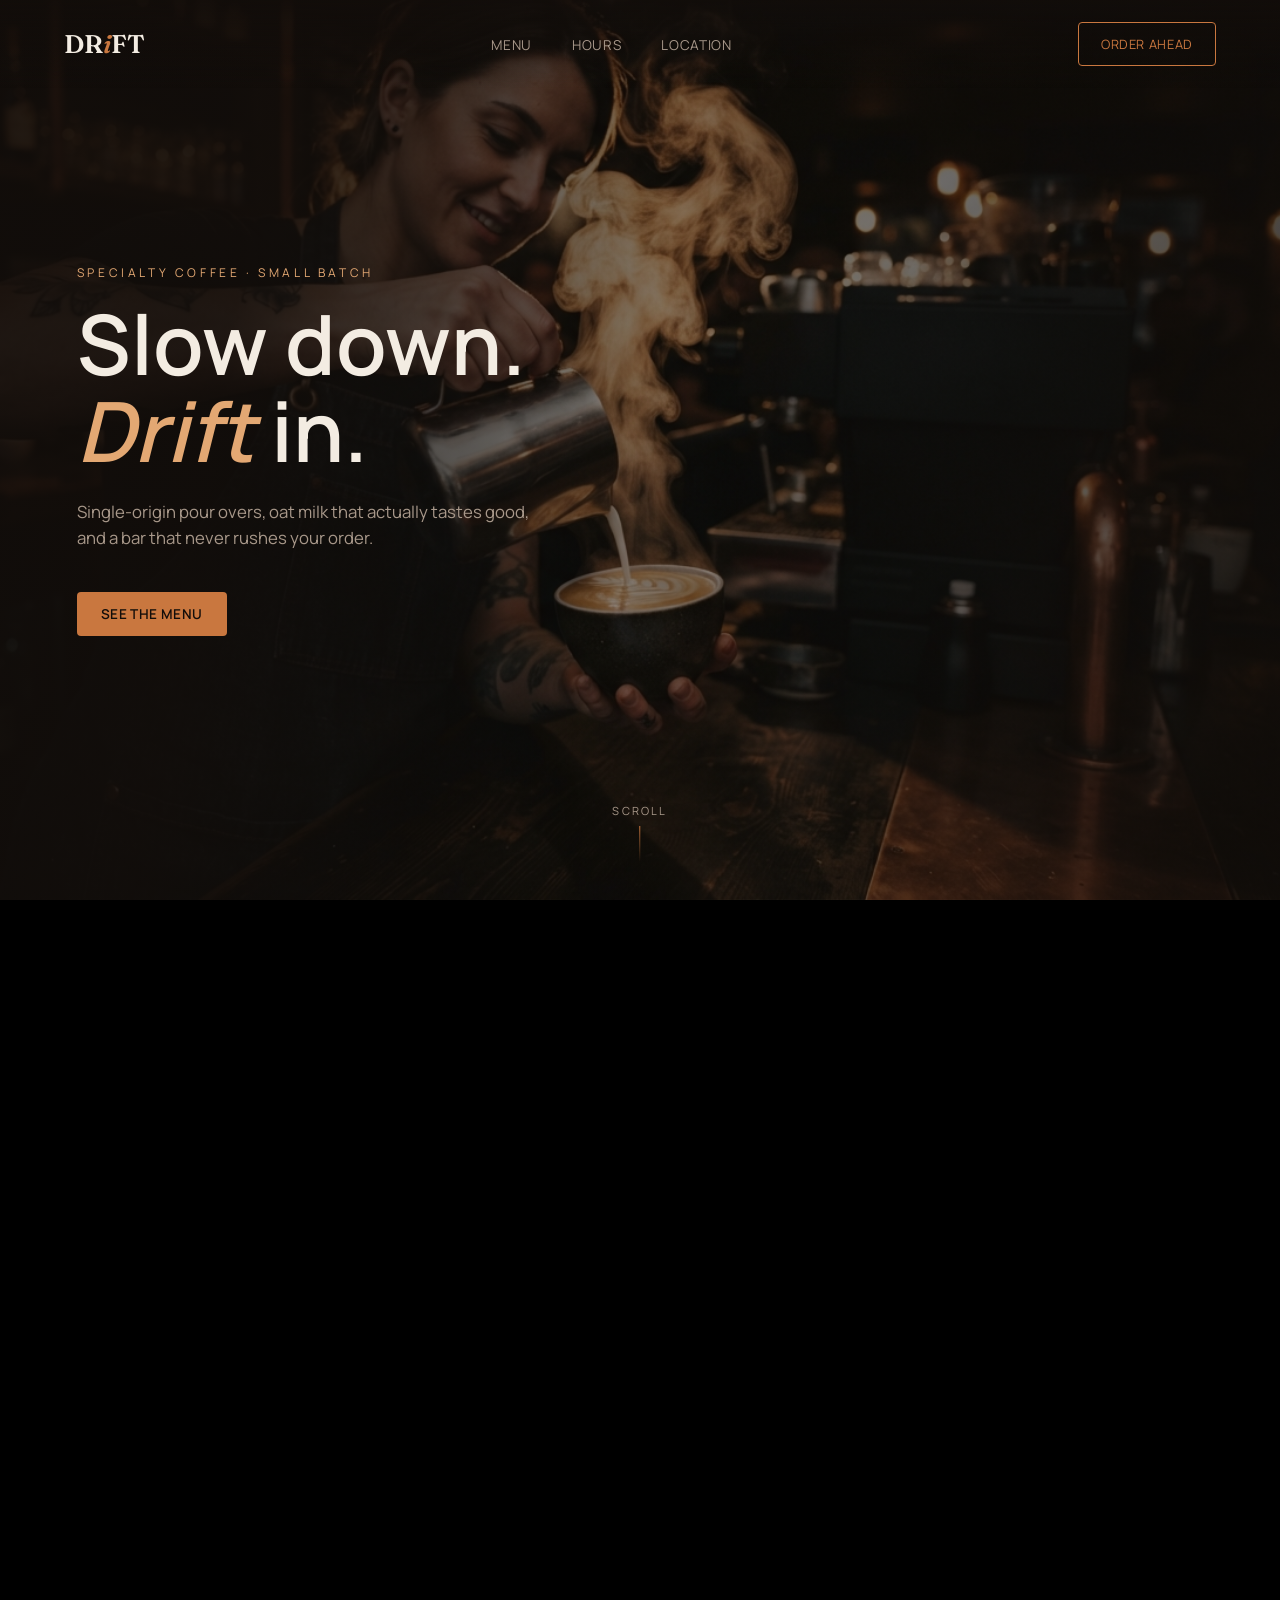
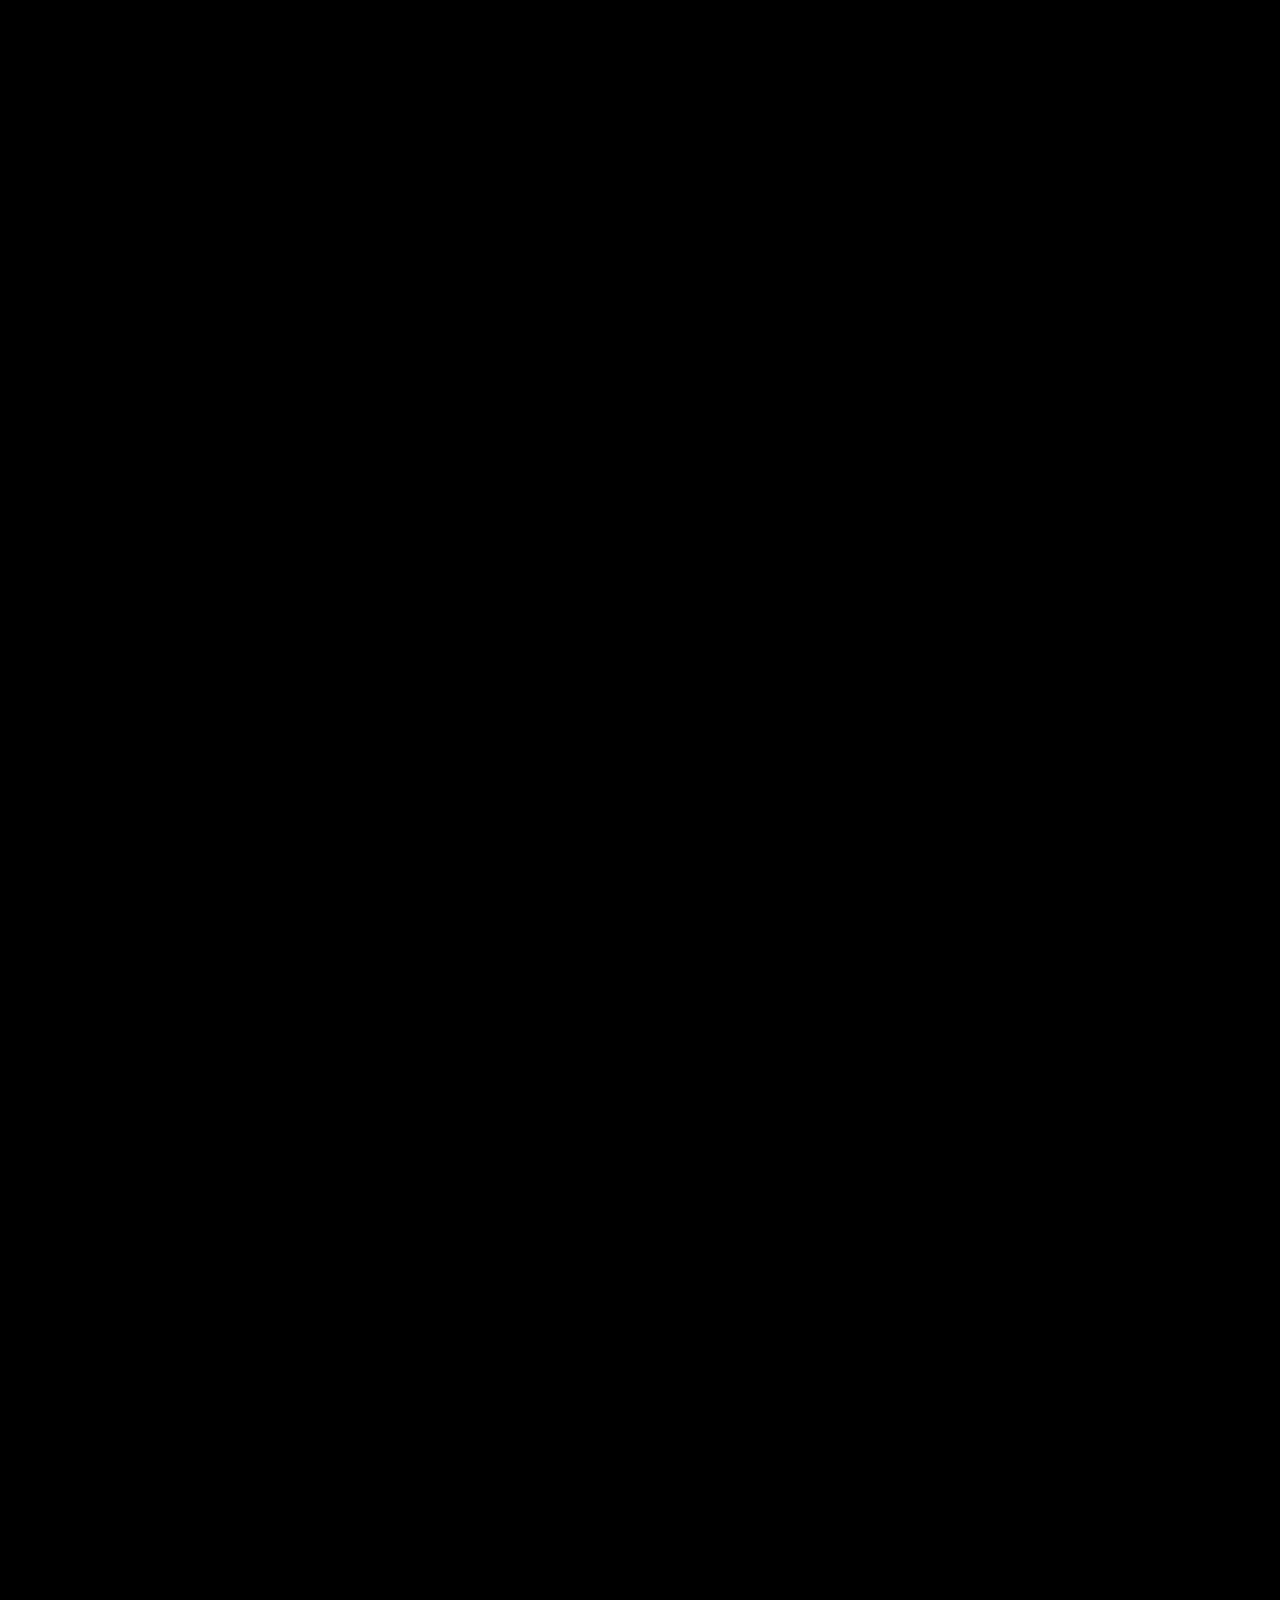
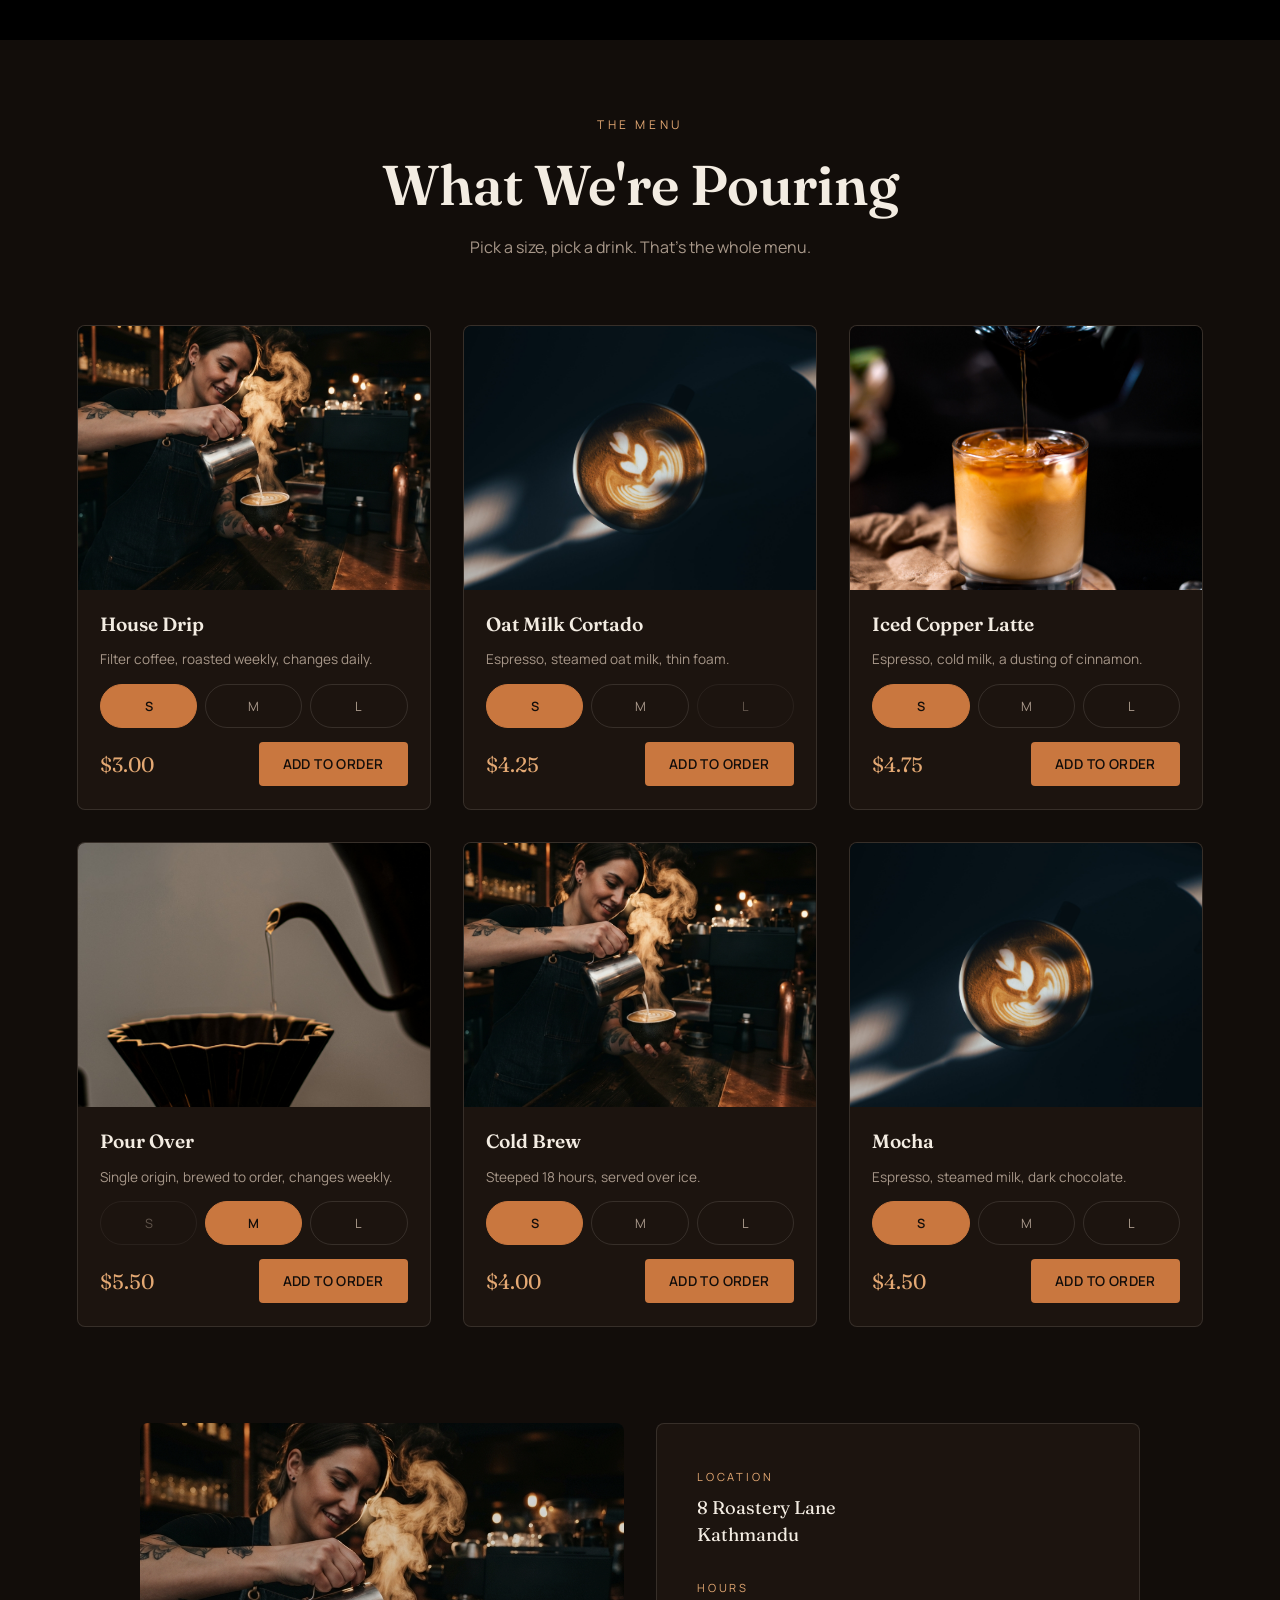
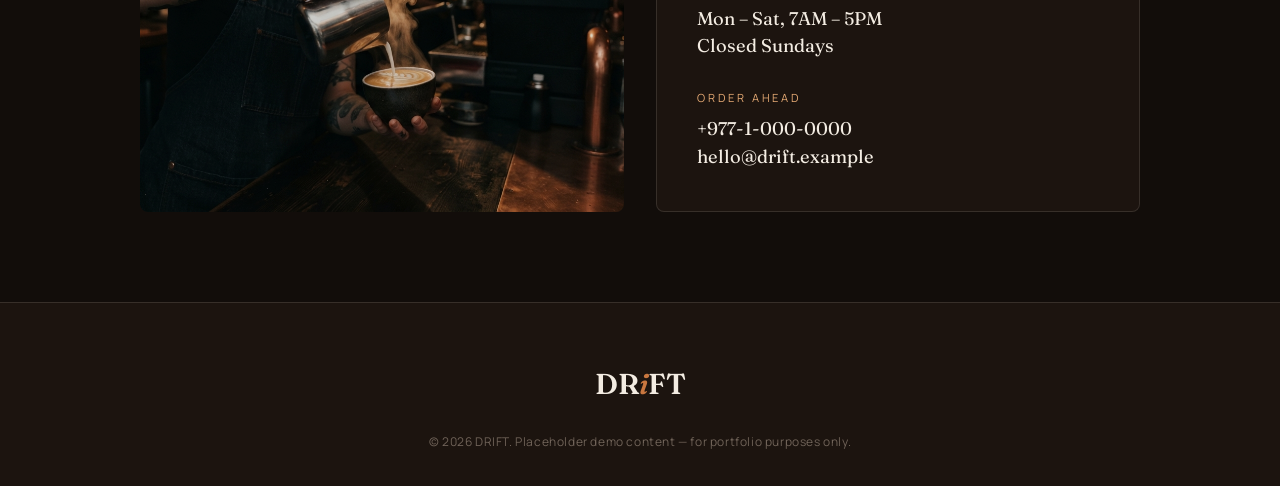
<file: drift/index.html>
<!DOCTYPE html>
<html lang="en">
<head>
<meta charset="UTF-8">
<meta name="viewport" content="width=device-width, initial-scale=1.0">
<title>DRIFT — Specialty Coffee</title>
<link rel="preconnect" href="https://fonts.googleapis.com">
<link rel="preconnect" href="https://fonts.gstatic.com" crossorigin>
<link href="https://fonts.googleapis.com/css2?family=Fraunces:ital,wght@0,500;0,600;0,700;1,500&family=Manrope:wght@400;500;600;700&display=swap" rel="stylesheet">
<style>
  :root{
    --bg:#120d0a;
    --bg-surface:#1c140f;
    --text:#f3ece2;
    --text-muted:#a8988a;
    --accent:#c9773f;
    --accent-hover:#e3a873;
    --border:rgba(243,236,226,0.12);
    --disabled-bg:rgba(243,236,226,0.06);
    --disabled-text:rgba(168,152,138,0.5);
    --focus-ring:#e3a873;
  }
  *{margin:0;padding:0;box-sizing:border-box;}
  html{scroll-behavior:smooth;}
  body{background:var(--bg);color:var(--text);font-family:'Manrope',sans-serif;overflow-x:hidden;}
  .display{font-family:'Fraunces',serif;}
  :focus-visible{ outline:2px solid var(--focus-ring); outline-offset:2px; }

  /* NAV */
  nav{
    position:fixed; top:0; left:0; right:0; z-index:100;
    display:flex; align-items:center; justify-content:space-between;
    padding:22px 5vw;
    background:linear-gradient(to bottom, rgba(18,13,10,0.85), transparent);
    transition:background .4s ease, padding .4s ease;
  }
  nav.scrolled{ background:rgba(18,13,10,0.94); backdrop-filter:blur(8px); padding:14px 5vw; border-bottom:1px solid var(--border); }
  .logo{ font-family:'Fraunces',serif; font-size:1.6rem; font-weight:600; color:var(--text); text-decoration:none; white-space:nowrap; }
  .logo em{ font-style:italic; color:var(--accent); }
  .nav-links{ display:flex; gap:2.5rem; list-style:none; }
  .nav-links a{ color:var(--text-muted); text-decoration:none; font-size:0.85rem; letter-spacing:0.05em; text-transform:uppercase; transition:color .3s; }
  .nav-links a:hover{ color:var(--accent-hover); }
  @media (max-width:800px){ .nav-links{ display:none; } }

  /* BUTTON — primary (§3.1) */
  .btn-primary{
    display:inline-flex; align-items:center; justify-content:center; gap:8px;
    background:var(--accent); color:var(--bg); border:none; text-decoration:none;
    padding:12px 24px; border-radius:4px; font-family:'Manrope',sans-serif;
    font-size:0.85rem; font-weight:600; letter-spacing:0.03em; text-transform:uppercase;
    cursor:pointer; transition:background 150ms, transform 150ms;
    min-height:44px;
  }
  .btn-primary:hover:not(:disabled){ background:var(--accent-hover); transform:translateY(-2px); }
  .btn-primary:active:not(:disabled){ transform:translateY(0); filter:brightness(0.92); }
  .btn-primary:disabled{ background:var(--disabled-bg); color:var(--disabled-text); cursor:not-allowed; }
  .btn-ghost{
    border:1px solid var(--accent); color:var(--accent); background:transparent;
    padding:10px 22px; font-size:0.8rem; letter-spacing:0.05em; text-transform:uppercase;
    border-radius:4px; cursor:pointer; transition:all .3s; font-family:'Manrope',sans-serif;
    min-height:44px;
  }
  .btn-ghost:hover{ background:var(--accent); color:var(--bg); }

  /* HERO */
  .hero{ position:relative; height:100vh; width:100%; overflow:hidden; display:flex; align-items:center; }
  .hero-bg{
    position:absolute; inset:0; width:100%; height:100%; object-fit:cover; object-position:62% 35%;
    animation:heroZoom 20s ease-in-out infinite alternate;
  }
  @media (max-width:600px){ .hero-bg{ object-position:45% 40%; } }
  @keyframes heroZoom{ from{ transform:scale(1);} to{ transform:scale(1.1);} }
  .hero::after{
    content:''; position:absolute; inset:0;
    background:linear-gradient(100deg, rgba(18,13,10,0.92) 20%, rgba(18,13,10,0.5) 50%, rgba(18,13,10,0.8) 100%);
  }
  .hero-content{ position:relative; z-index:2; max-width:620px; padding:0 6vw; }
  .hero-eyebrow{ color:var(--accent-hover); letter-spacing:0.3em; text-transform:uppercase; font-size:0.75rem; margin-bottom:1.2rem; display:block; }
  .hero h1{ font-size:clamp(2.8rem, 7vw, 5.2rem); font-weight:600; line-height:1.05; }
  .hero h1 em{ font-style:italic; color:var(--accent-hover); }
  .hero p{ margin-top:1.5rem; font-size:1.05rem; color:var(--text-muted); max-width:460px; line-height:1.6; }
  .hero-cta{ margin-top:2.5rem; }
  .scroll-cue{
    position:absolute; bottom:38px; left:50%; transform:translateX(-50%); z-index:2;
    display:flex; flex-direction:column; align-items:center; gap:8px;
    color:var(--text-muted); font-size:0.7rem; letter-spacing:0.2em; text-transform:uppercase;
  }
  .scroll-cue .stick{ width:1px; height:36px; background:linear-gradient(to bottom, var(--accent), transparent); animation:sink 1.8s ease-in-out infinite; }
  @keyframes sink{ 0%,100%{ opacity:0.3; transform:translateY(0);} 50%{ opacity:1; transform:translateY(6px);} }

  /* STEAM TRANSITION — decorative, aria-hidden (§4) */
  .steam-pin{ position:relative; height:260vh; background:#000; }
  .steam-sticky{ position:sticky; top:0; height:100vh; width:100%; overflow:hidden; background:#000; }
  .steam-video{
    position:absolute; top:50%; left:50%; width:100%; height:100%; object-fit:cover;
    transform:translate(-50%,-50%) scale(1); filter:brightness(1) contrast(1.05);
    will-change:transform, filter;
  }
  .steam-tint{
    position:absolute; inset:0; z-index:1; pointer-events:none;
    background:linear-gradient(135deg, #c9773f, #2a160a); mix-blend-mode:color;
  }
  .steam-overlay{ position:absolute; inset:0; z-index:2; background:#000; opacity:0; pointer-events:none; }
  .steam-text{
    position:absolute; inset:0; z-index:3; display:flex; flex-direction:column;
    align-items:center; justify-content:center; text-align:center; opacity:0;
  }
  .steam-text span{ display:block; color:var(--accent-hover); font-size:0.8rem; letter-spacing:0.3em; text-transform:uppercase; margin-bottom:1rem; }
  .steam-text .display{ font-size:clamp(1.8rem,4vw,3.2rem); }

  .motion-override-btn{
    position:absolute; bottom:24px; left:50%; transform:translateX(-50%); z-index:5;
    background:transparent; border:1px solid var(--border); color:var(--text-muted);
    padding:8px 16px; border-radius:999px; font-family:'Manrope',sans-serif; font-size:0.75rem;
    cursor:pointer; transition:all 150ms;
  }
  .motion-override-btn:hover{ border-color:var(--accent); color:var(--accent-hover); }

  @media (prefers-reduced-motion: reduce){
    .steam-pin{ height:auto; }
    .steam-sticky{ position:relative; }
  }

  /* MENU (§3.3) */
  .menu{ position:relative; background:var(--bg); padding:8vh 6vw 4vh; }
  .menu-head{ text-align:center; max-width:640px; margin:0 auto 4rem; }
  .menu-head span{ color:var(--accent-hover); letter-spacing:0.3em; text-transform:uppercase; font-size:0.75rem; }
  .menu-head h2{ font-size:clamp(2.2rem,5vw,3.5rem); margin-top:1rem; font-weight:600; }
  .menu-head p{ color:var(--text-muted); margin-top:1rem; line-height:1.6; }

  .menu-grid{
    display:grid; grid-template-columns:repeat(3, 1fr); gap:2rem; max-width:1200px; margin:0 auto;
  }
  @media (max-width:900px){ .menu-grid{ grid-template-columns:1fr 1fr; } }
  @media (max-width:600px){ .menu-grid{ grid-template-columns:1fr; } }

  .drink-card{
    background:var(--bg-surface); border:1px solid var(--border); border-radius:8px; overflow:hidden;
    opacity:0; transform:translateY(30px); transition:opacity .8s ease, transform .8s ease;
    display:flex; flex-direction:column;
  }
  .drink-card.visible{ opacity:1; transform:translateY(0); }
  .drink-img{ aspect-ratio:4/3; overflow:hidden; }
  .drink-img img{ width:100%; height:100%; object-fit:cover; display:block; transition:transform 300ms; }
  .drink-card:hover .drink-img img{ transform:scale(1.04); }
  .drink-body{ padding:1.4rem; display:flex; flex-direction:column; gap:0.9rem; flex:1; }
  .drink-name{ font-size:1.2rem; font-weight:600; }
  .drink-desc{
    color:var(--text-muted); font-size:0.85rem; line-height:1.4;
    display:-webkit-box; -webkit-line-clamp:2; -webkit-box-orient:vertical; overflow:hidden;
  }

  /* Size selector (§3.2) */
  .size-group{ display:flex; gap:8px; }
  .size-pill{
    flex:1; text-align:center; padding:8px 4px; border-radius:999px; border:1px solid var(--border);
    background:transparent; color:var(--text-muted); font-family:'Manrope',sans-serif; font-size:0.8rem;
    cursor:pointer; transition:all 150ms; min-height:44px; display:flex; align-items:center; justify-content:center;
  }
  .size-pill:hover:not([aria-disabled="true"]){ border-color:var(--accent); }
  .size-pill[aria-checked="true"]{ background:var(--accent); color:var(--bg); font-weight:600; border-color:var(--accent); }
  .size-pill[aria-disabled="true"]{ color:var(--disabled-text); border-color:var(--disabled-bg); cursor:not-allowed; }

  .drink-footer{ display:flex; align-items:center; justify-content:space-between; margin-top:auto; }
  .drink-price{ font-family:'Fraunces',serif; font-size:1.3rem; color:var(--accent-hover); }

  /* INFO */
  .info-grid{ display:grid; grid-template-columns:1fr 1fr; gap:2rem; max-width:1000px; margin:6rem auto 0; }
  @media (max-width:800px){ .info-grid{ grid-template-columns:1fr; } }
  .info-photo{ border-radius:8px; overflow:hidden; opacity:0; transform:translateY(30px); transition:opacity .8s ease, transform .8s ease; }
  .info-photo.visible{ opacity:1; transform:translateY(0); }
  .info-photo img{ width:100%; height:100%; object-fit:cover; display:block; min-height:260px; filter:brightness(0.85); }
  .info-card{
    background:var(--bg-surface); border:1px solid var(--border); border-radius:8px; padding:2.5rem;
    display:flex; flex-direction:column; justify-content:center; gap:1.6rem;
    opacity:0; transform:translateY(30px); transition:opacity .8s ease, transform .8s ease;
  }
  .info-card.visible{ opacity:1; transform:translateY(0); }
  .info-card span.label{ color:var(--accent-hover); letter-spacing:0.25em; text-transform:uppercase; font-size:0.7rem; }
  .info-card .value{ font-family:'Fraunces',serif; font-size:1.15rem; margin-top:0.5rem; line-height:1.5; }

  footer{ background:var(--bg-surface); border-top:1px solid var(--border); padding:7vh 6vw 4vh; text-align:center; margin-top:6vh; }
  footer .logo{ font-size:1.8rem; display:inline-block; margin-bottom:1rem; }
  .footer-note{ color:var(--text-muted); font-size:0.75rem; letter-spacing:0.05em; opacity:0.6; margin-top:1rem; }
</style>
</head>
<body>

<nav id="navbar">
  <a href="#" class="logo">DR<em>i</em>FT</a>
  <ul class="nav-links">
    <li><a href="#menu">Menu</a></li>
    <li><a href="#info">Hours</a></li>
    <li><a href="#info">Location</a></li>
  </ul>
  <button class="btn-ghost">Order Ahead</button>
</nav>

<header class="hero">
  <img class="hero-bg" src="assets/hero-barista.jpg" alt="Barista pouring latte art with steam rising">
  <div class="hero-content">
    <span class="hero-eyebrow">Specialty Coffee · Small Batch</span>
    <h1>Slow down. <em>Drift</em> in.</h1>
    <p>Single-origin pour overs, oat milk that actually tastes good, and a bar that never rushes your order.</p>
    <a href="#menu" class="btn-primary hero-cta">See the Menu</a>
  </div>
  <div class="scroll-cue">
    <span>Scroll</span>
    <div class="stick"></div>
  </div>
</header>

<section class="steam-pin" id="steamPin" aria-hidden="true">
  <div class="steam-sticky">
    <video class="steam-video" id="steamVideo" muted loop playsinline preload="auto">
      <source src="assets/steam-transition.mp4" type="video/mp4">
    </video>
    <div class="steam-tint"></div>
    <div class="steam-overlay" id="steamOverlay"></div>
    <div class="steam-text" id="steamText">
      <span>Fresh Off The Bar</span>
      <div class="display">Today's Menu</div>
    </div>
    <button type="button" class="motion-override-btn" id="motionOverrideBtn" style="display:none;">
      ▶ Preview animation (your system has reduced motion on)
    </button>
  </div>
</section>

<section class="menu" id="menu">
  <div class="menu-head">
    <span>The Menu</span>
    <h2 class="display">What We're Pouring</h2>
    <p>Pick a size, pick a drink. That's the whole menu.</p>
  </div>

  <div class="menu-grid" id="menuGrid">
    <!-- cards injected by JS from DRINKS data -->
  </div>

  <div class="info-grid" id="info">
    <div class="info-photo" id="infoPhoto">
      <img src="assets/hero-barista.jpg" alt="Coffee bar detail">
    </div>
    <div class="info-card" id="infoCard">
      <div>
        <span class="label">Location</span>
        <div class="value">8 Roastery Lane<br>Kathmandu</div>
      </div>
      <div>
        <span class="label">Hours</span>
        <div class="value">Mon – Sat, 7AM – 5PM<br>Closed Sundays</div>
      </div>
      <div>
        <span class="label">Order Ahead</span>
        <div class="value">+977-1-000-0000<br>hello@drift.example</div>
      </div>
    </div>
  </div>
</section>

<footer>
  <a href="#" class="logo">DR<em style="color:var(--accent)">i</em>FT</a>
  <div class="footer-note">© 2026 DRIFT. Placeholder demo content — for portfolio purposes only.</div>
</footer>

<script>
  // ---- Nav scroll state ----
  const navbar = document.getElementById('navbar');
  window.addEventListener('scroll', () => {
    navbar.classList.toggle('scrolled', window.scrollY > 40);
  });

  // ---- Steam transition (mirrors EMBERS/Gentleman's Cut technique) ----
  const pin = document.getElementById('steamPin');
  const video = document.getElementById('steamVideo');
  const overlay = document.getElementById('steamOverlay');
  const steamText = document.getElementById('steamText');
  const reduceMotion = window.matchMedia('(prefers-reduced-motion: reduce)').matches;
  let motionOverridden = false;
  let ticking = false;
  let videoStarted = false;

  const overrideBtn = document.getElementById('motionOverrideBtn');
  if (reduceMotion){
    overrideBtn.style.display = 'block';
    overrideBtn.addEventListener('click', () => {
      motionOverridden = true;
      pin.style.height = '260vh';
      document.querySelector('.steam-sticky').style.position = 'sticky';
      overrideBtn.style.display = 'none';
      updateSteam();
    });
  }

  function clamp(v, min, max){ return Math.max(min, Math.min(max, v)); }

  function updateSteam(){
    if (reduceMotion && !motionOverridden){
      overlay.style.opacity = 0;
      steamText.style.opacity = 0;
      ticking = false;
      return;
    }
    const rect = pin.getBoundingClientRect();
    const total = rect.height - window.innerHeight;
    const progress = clamp(-rect.top / total, 0, 1);

    if (progress > 0 && progress < 1 && !videoStarted){
      video.play().catch(()=>{});
      videoStarted = true;
    }

    const scale = 1 + progress * 3.2;
    const brightness = 1 + progress * 0.5;
    video.style.transform = `translate(-50%,-50%) scale(${scale})`;
    video.style.filter = `brightness(${brightness}) contrast(1.05)`;

    const flashStart = 0.58, flashEnd = 0.9;
    overlay.style.opacity = clamp((progress - flashStart) / (flashEnd - flashStart), 0, 1);

    const textStart = 0.22, textEnd = 0.42;
    let textOpacity = 0;
    if (progress > textStart){
      textOpacity = progress < textEnd ? (progress - textStart) / (textEnd - textStart) : 1;
    }
    steamText.style.opacity = clamp(textOpacity, 0, 1);

    ticking = false;
  }

  window.addEventListener('scroll', () => {
    if (!ticking){ requestAnimationFrame(updateSteam); ticking = true; }
  });
  updateSteam();

  // ---- Drink data ----
  const DRINKS = [
    {
      name: 'House Drip', img: 'assets/hero-barista.jpg',
      desc: 'Filter coffee, roasted weekly, changes daily.',
      sizes: { S: 3.00, M: 3.75, L: 4.25 }
    },
    {
      name: 'Oat Milk Cortado', img: 'assets/drink-latte-dark.jpg',
      desc: 'Espresso, steamed oat milk, thin foam.',
      sizes: { S: 4.25, M: 4.75, L: null }
    },
    {
      name: 'Iced Copper Latte', img: 'assets/drink-coldbrew.jpg',
      desc: 'Espresso, cold milk, a dusting of cinnamon.',
      sizes: { S: 4.75, M: 5.25, L: 5.75 }
    },
    {
      name: 'Pour Over', img: 'assets/drink-pourover.jpg',
      desc: 'Single origin, brewed to order, changes weekly.',
      sizes: { S: null, M: 5.50, L: 6.25 }
    },
    {
      name: 'Cold Brew', img: 'assets/hero-barista.jpg',
      desc: 'Steeped 18 hours, served over ice.',
      sizes: { S: 4.00, M: 4.50, L: 5.00 }
    },
    {
      name: 'Mocha', img: 'assets/drink-latte-dark.jpg',
      desc: 'Espresso, steamed milk, dark chocolate.',
      sizes: { S: 4.50, M: 5.00, L: 5.50 }
    }
  ];

  const grid = document.getElementById('menuGrid');

  DRINKS.forEach((drink, i) => {
    const card = document.createElement('div');
    card.className = 'drink-card';

    const firstAvailable = Object.entries(drink.sizes).find(([,p]) => p !== null)[0];

    card.innerHTML = `
      <div class="drink-img"><img src="${drink.img}" alt=""></div>
      <div class="drink-body">
        <div class="drink-name display">${drink.name}</div>
        <div class="drink-desc">${drink.desc}</div>
        <div class="size-group" role="radiogroup" aria-label="Size for ${drink.name}">
          ${['S','M','L'].map(size => {
            const price = drink.sizes[size];
            const disabled = price === null;
            const checked = size === firstAvailable;
            return `<button type="button" class="size-pill" role="radio"
              aria-checked="${checked}" ${disabled ? 'aria-disabled="true" tabindex="-1"' : `tabindex="${checked ? '0' : '-1'}"`}
              data-size="${size}" data-price="${price ?? ''}">${size}</button>`;
          }).join('')}
        </div>
        <div class="drink-footer">
          <div class="drink-price display">$${drink.sizes[firstAvailable].toFixed(2)}</div>
          <button type="button" class="btn-primary">Add to Order</button>
        </div>
      </div>
    `;
    grid.appendChild(card);

    const pills = Array.from(card.querySelectorAll('.size-pill'));
    const priceEl = card.querySelector('.drink-price');

    function selectPill(pill){
      pills.forEach(p => {
        p.setAttribute('aria-checked', 'false');
        p.tabIndex = -1;
      });
      pill.setAttribute('aria-checked', 'true');
      pill.tabIndex = 0;
      priceEl.textContent = `$${parseFloat(pill.dataset.price).toFixed(2)}`;
    }

    pills.forEach((pill, idx) => {
      if (pill.getAttribute('aria-disabled') === 'true') return;
      pill.addEventListener('click', () => selectPill(pill));
      pill.addEventListener('keydown', (e) => {
        if (e.key !== 'ArrowRight' && e.key !== 'ArrowLeft') return;
        e.preventDefault();
        const enabled = pills.filter(p => p.getAttribute('aria-disabled') !== 'true');
        const curIdx = enabled.indexOf(pill);
        const nextIdx = e.key === 'ArrowRight'
          ? (curIdx + 1) % enabled.length
          : (curIdx - 1 + enabled.length) % enabled.length;
        enabled[nextIdx].focus();
        selectPill(enabled[nextIdx]);
      });
    });
  });

  // ---- Reveal on scroll ----
  const revealEls = document.querySelectorAll('.drink-card, .info-photo, .info-card');
  const io = new IntersectionObserver((entries) => {
    entries.forEach((entry, i) => {
      if (entry.isIntersecting){
        setTimeout(() => entry.target.classList.add('visible'), i * 60);
        io.unobserve(entry.target);
      }
    });
  }, { threshold: 0.15 });
  revealEls.forEach(el => io.observe(el));
</script>

</body>
</html>
</file>
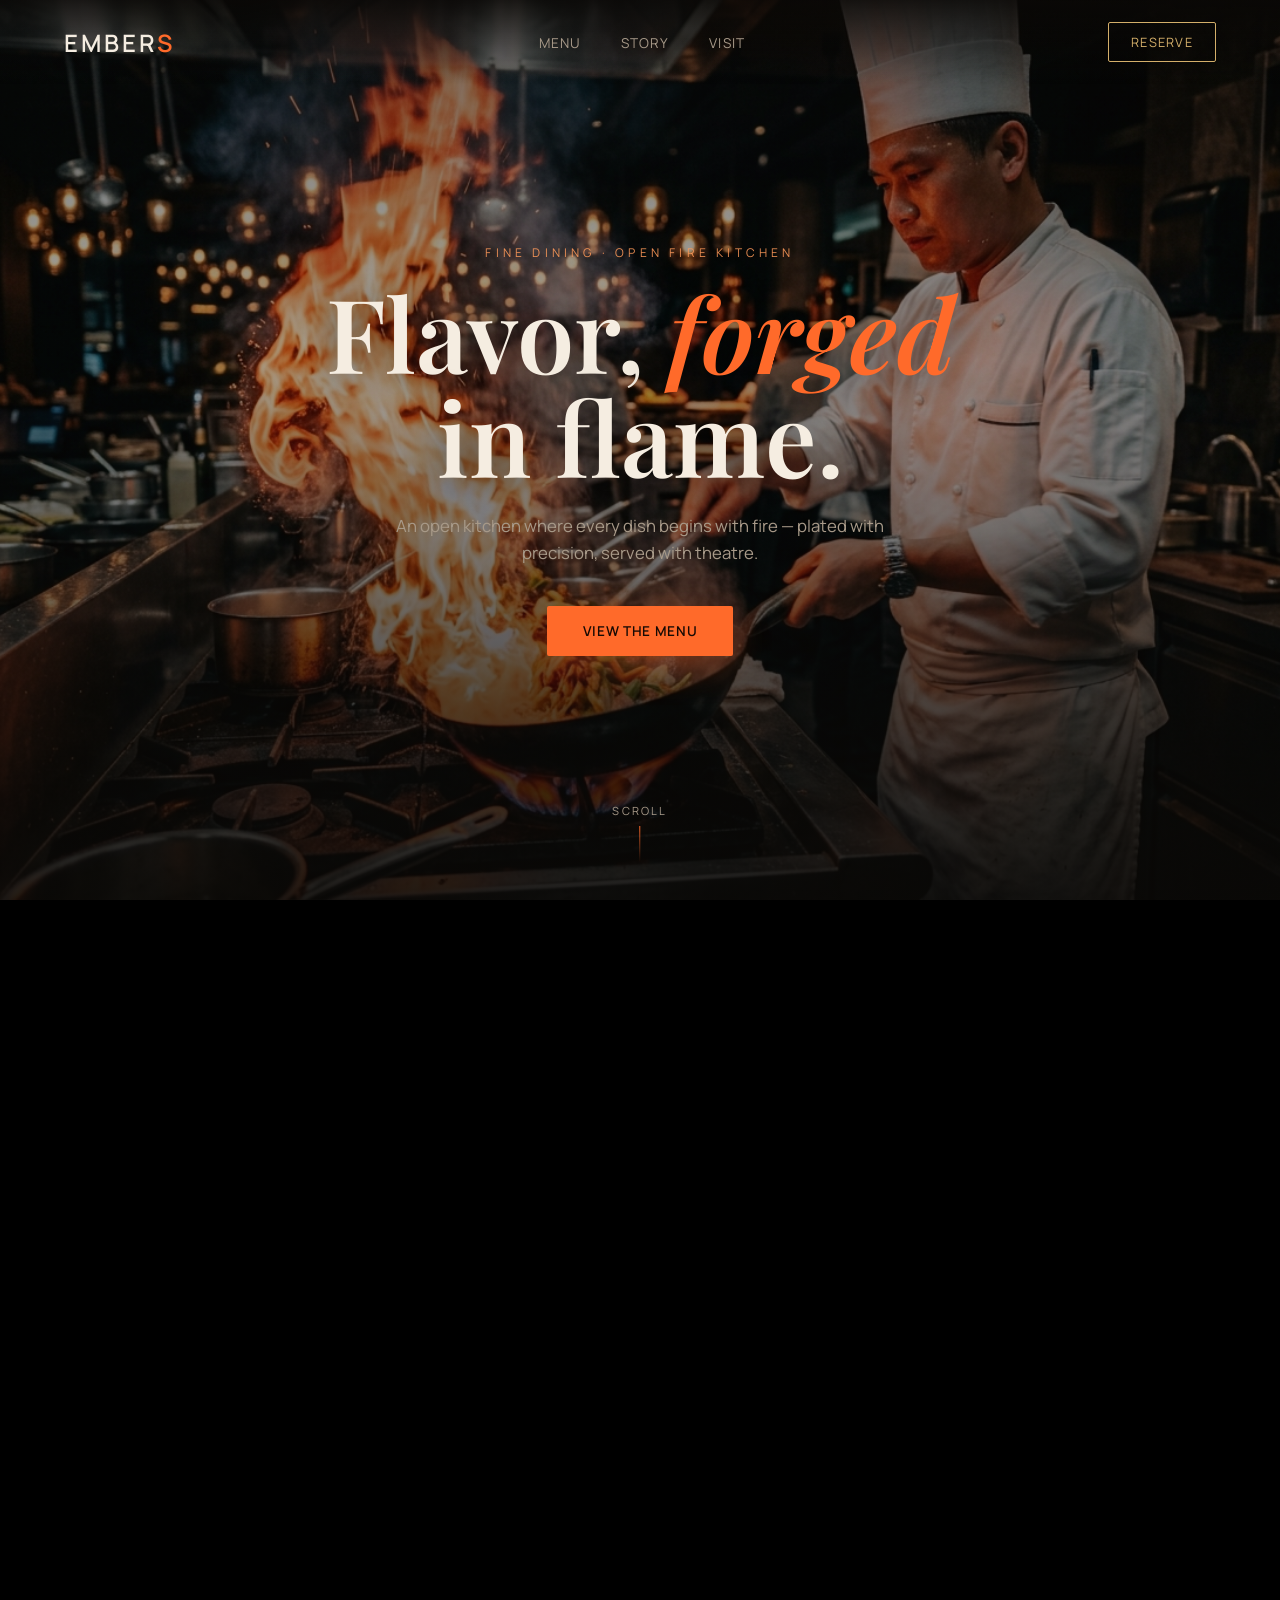
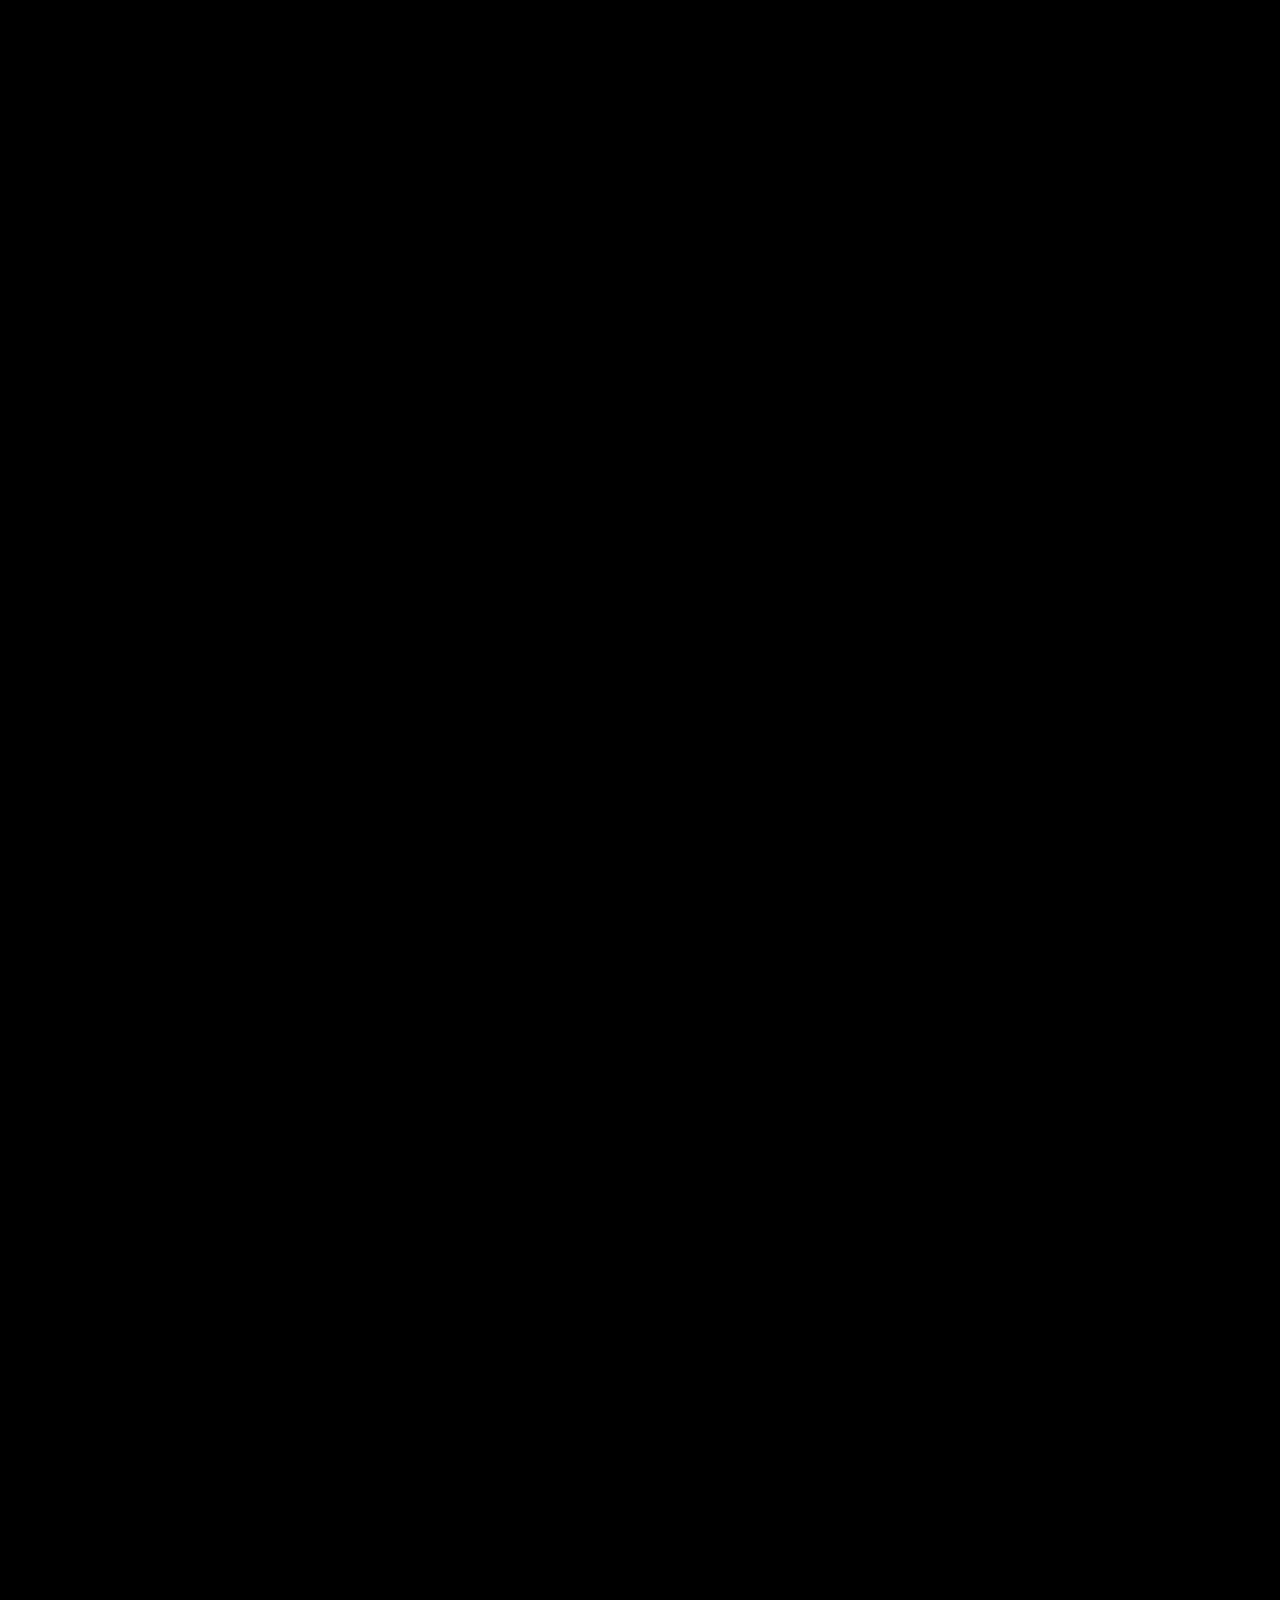
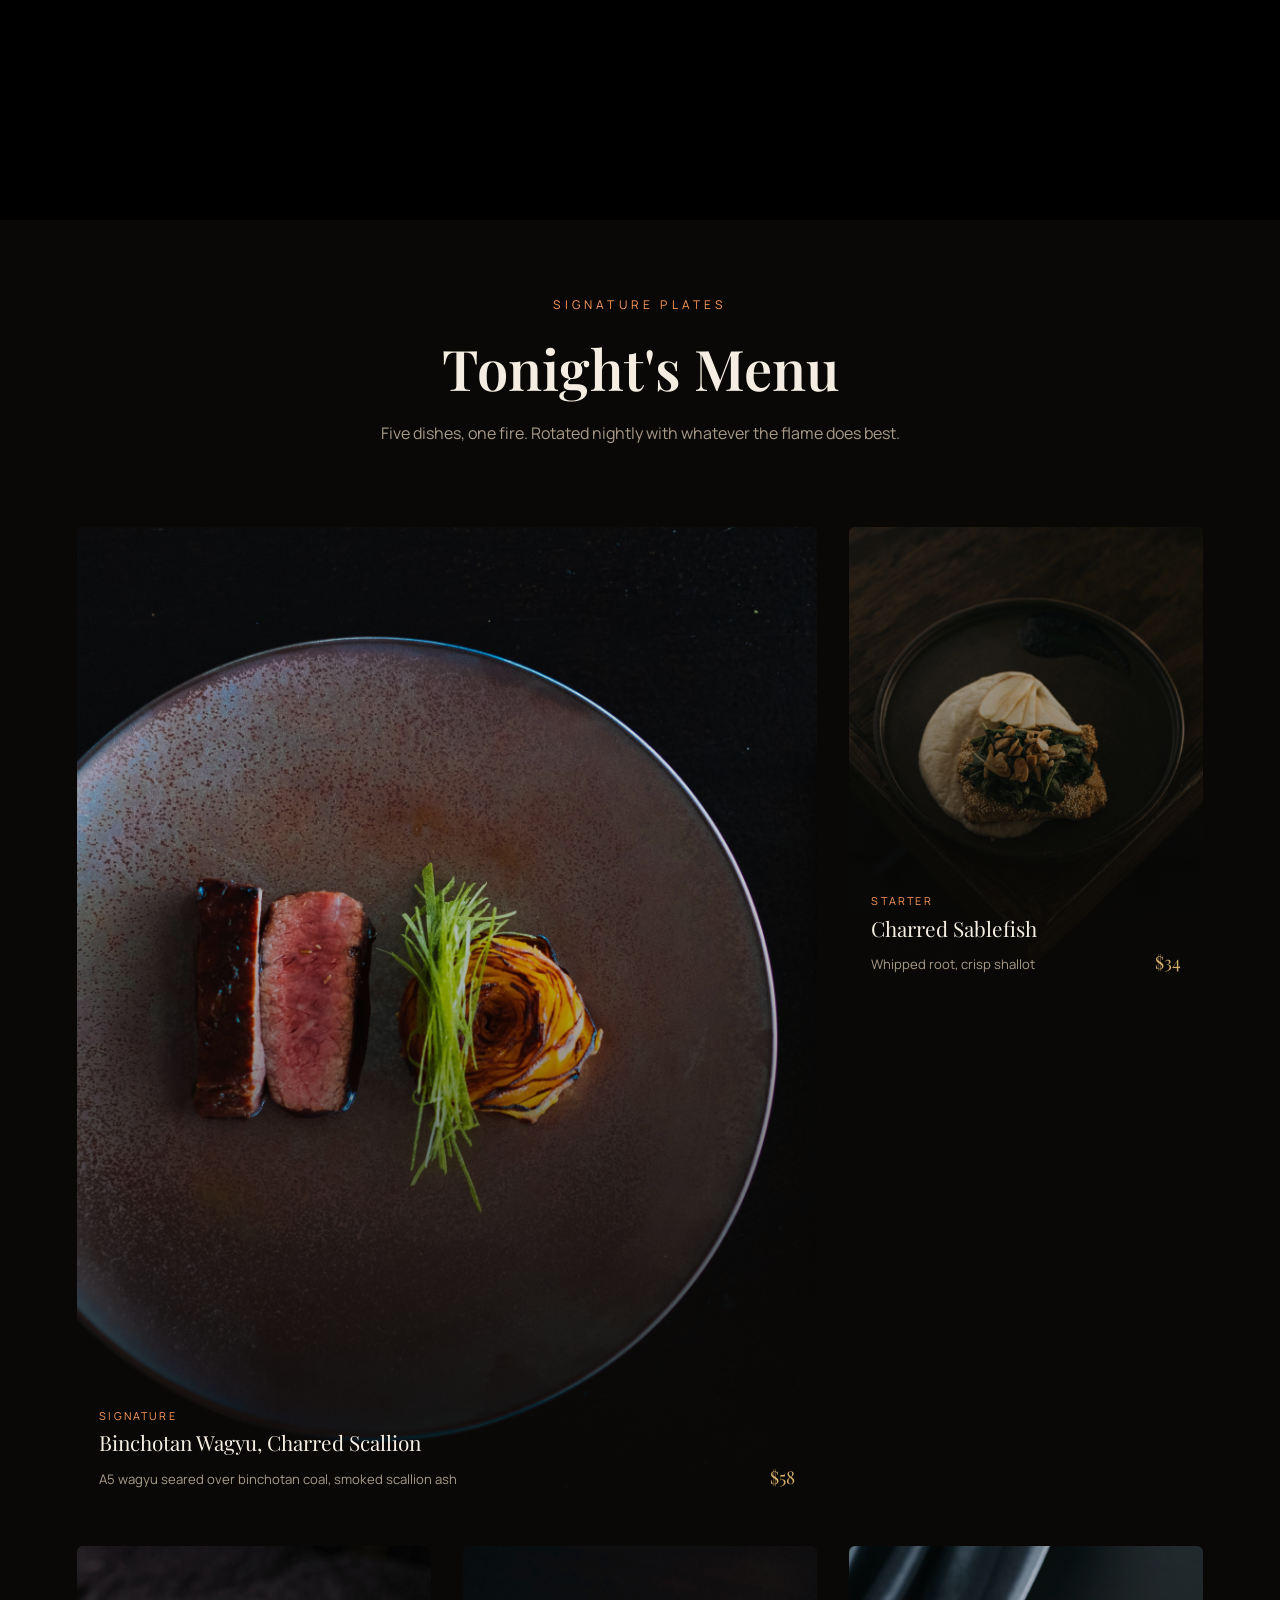
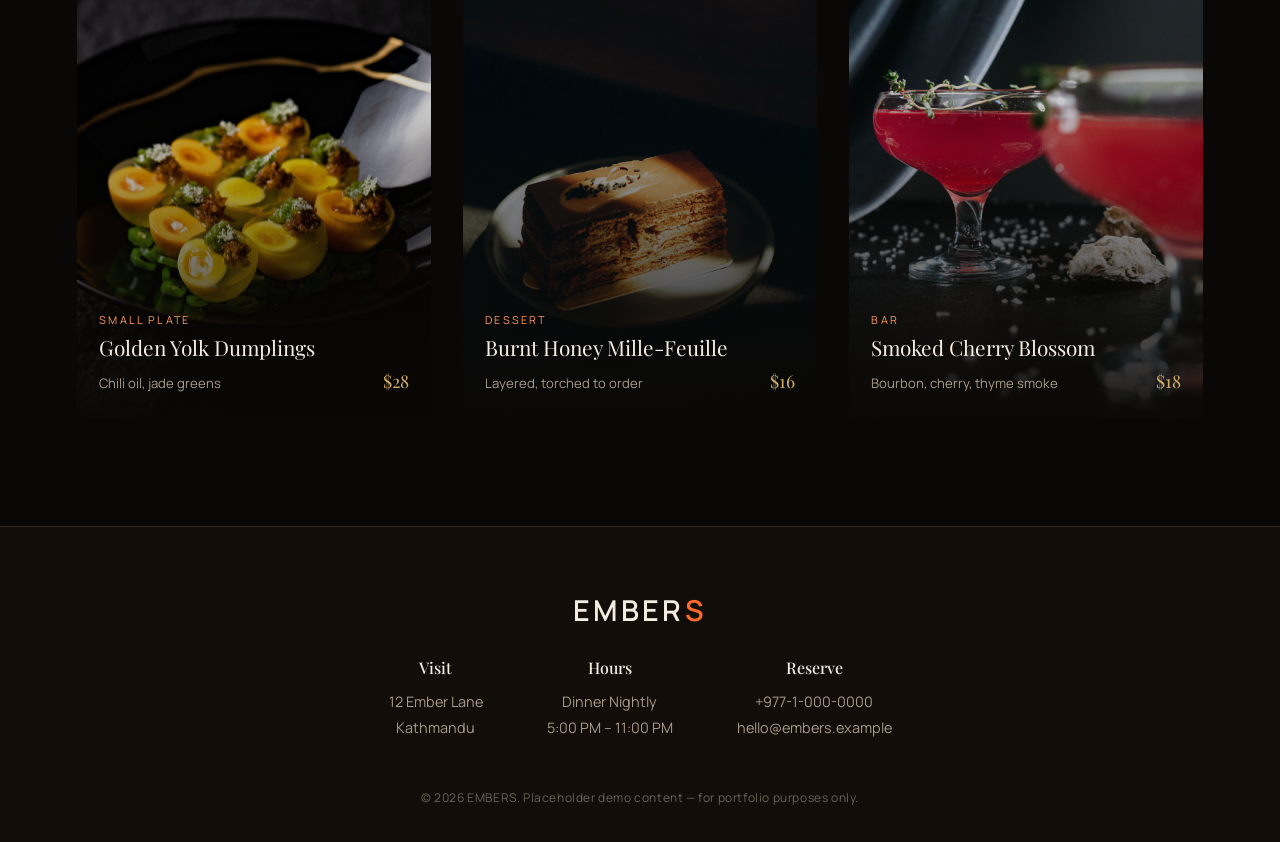
<file: embers/index.html>
<!DOCTYPE html>
<html lang="en">
<head>
<meta charset="UTF-8">
<meta name="viewport" content="width=device-width, initial-scale=1, minimum-scale=1, maximum-scale=1">
<title>EMBERS — Fire. Flavor. Theatre.</title>
<link rel="preconnect" href="https://fonts.googleapis.com">
<link rel="preconnect" href="https://fonts.gstatic.com" crossorigin>
<link href="https://fonts.googleapis.com/css2?family=Playfair+Display:ital,wght@0,500;0,600;0,700;1,500&family=Manrope:wght@300;400;500;600;700&display=swap" rel="stylesheet">
<style>
  :root{
    --bg:#0a0806;
    --bg-alt:#130d09;
    --text:#f5ede1;
    --text-dim:#a89a89;
    --accent:#ff6a2a;
    --accent-soft:#ff9a5a;
    --gold:#d4af6a;
    --line:rgba(245,237,225,0.12);
  }
  *{margin:0;padding:0;box-sizing:border-box;}
  html{scroll-behavior:smooth;}
  body{
    background:var(--bg);
    color:var(--text);
    font-family:'Manrope',sans-serif;
    overflow-x:hidden;
  }
  h1,h2,h3,.serif{font-family:'Playfair Display',serif;}

  /* ---------- NAV ---------- */
  nav{
    position:fixed; top:0; left:0; right:0; z-index:100;
    display:flex; align-items:center; justify-content:space-between;
    padding:22px 5vw;
    background:linear-gradient(to bottom, rgba(10,8,6,0.85), transparent);
    transition:background .4s ease, padding .4s ease;
  }
  nav.scrolled{ background:rgba(10,8,6,0.92); backdrop-filter:blur(8px); padding:14px 5vw; border-bottom:1px solid var(--line); }
  .logo{ font-size:1.5rem; letter-spacing:0.12em; font-weight:600; color:var(--text); text-decoration:none; }
  .logo span{ color:var(--accent); }
  .nav-links{ display:flex; gap:2.5rem; list-style:none; }
  .nav-links a{ color:var(--text-dim); text-decoration:none; font-size:0.85rem; letter-spacing:0.08em; text-transform:uppercase; transition:color .3s; }
  .nav-links a:hover{ color:var(--accent-soft); }
  .reserve-btn{
    border:1px solid var(--gold); color:var(--gold); background:transparent;
    padding:10px 22px; font-size:0.8rem; letter-spacing:0.1em; text-transform:uppercase;
    border-radius:2px; cursor:pointer; transition:all .3s; font-family:'Manrope',sans-serif;
  }
  .reserve-btn:hover{ background:var(--gold); color:var(--bg); }
  @media (max-width:800px){ .nav-links{ display:none; } }

  /* ---------- HERO ---------- */
  .hero{
    position:relative; height:100vh; width:100%; overflow:hidden;
    display:flex; align-items:center; justify-content:center; text-align:center;
  }
  .hero-bg{
    position:absolute; inset:0; width:100%; height:100%; object-fit:cover;
    animation:heroZoom 18s ease-in-out infinite alternate;
  }
  @keyframes heroZoom{ from{ transform:scale(1);} to{ transform:scale(1.12);} }
  .hero::after{
    content:''; position:absolute; inset:0;
    background:linear-gradient(to bottom, rgba(10,8,6,0.55) 0%, rgba(10,8,6,0.35) 40%, rgba(10,8,6,0.9) 100%);
  }
  .hero-content{ position:relative; z-index:2; max-width:900px; padding:0 24px; }
  .hero-eyebrow{
    color:var(--accent-soft); letter-spacing:0.35em; text-transform:uppercase;
    font-size:0.75rem; margin-bottom:1.2rem; display:block; opacity:0.9;
  }
  .hero h1{
    font-size:clamp(3rem, 8vw, 6.5rem); font-weight:600; line-height:1.02;
    text-shadow:0 4px 40px rgba(0,0,0,0.6);
  }
  .hero h1 em{ font-style:italic; color:var(--accent); }
  .hero p{
    margin-top:1.5rem; font-size:1.05rem; color:var(--text-dim);
    max-width:520px; margin-left:auto; margin-right:auto; line-height:1.6;
  }
  .hero-cta{
    margin-top:2.5rem; display:inline-flex; align-items:center; gap:10px;
    background:var(--accent); color:#160a04; padding:16px 36px; text-decoration:none;
    font-weight:600; letter-spacing:0.05em; text-transform:uppercase; font-size:0.85rem;
    border-radius:2px; transition:transform .3s, box-shadow .3s;
    box-shadow:0 10px 40px -10px rgba(255,106,42,0.6);
  }
  .hero-cta:hover{ transform:translateY(-3px); box-shadow:0 16px 50px -10px rgba(255,106,42,0.8); }
  .scroll-cue{
    position:absolute; bottom:38px; left:50%; transform:translateX(-50%); z-index:2;
    display:flex; flex-direction:column; align-items:center; gap:8px;
    color:var(--text-dim); font-size:0.7rem; letter-spacing:0.2em; text-transform:uppercase;
  }
  .scroll-cue .stick{ width:1px; height:36px; background:linear-gradient(to bottom, var(--accent), transparent); animation:sink 1.8s ease-in-out infinite; }
  @keyframes sink{ 0%,100%{ opacity:0.3; transform:translateY(0);} 50%{ opacity:1; transform:translateY(6px);} }

  /* ---------- FIRE TRANSITION ---------- */
  .transition-pin{ position:relative; height:280vh; background:#000; }
  .transition-sticky{
    position:sticky; top:0; height:100vh; width:100%; overflow:hidden;
    display:flex; align-items:center; justify-content:center; background:#000;
  }
  .fire-video{
    position:absolute; top:50%; left:50%; width:100%; height:100%; object-fit:cover;
    transform:translate(-50%,-50%) scale(1);
    filter:brightness(1) saturate(1);
    will-change:transform, filter;
  }
  .transition-overlay{ position:absolute; inset:0; background:#000; opacity:0; pointer-events:none; }
  .transition-text{
    position:relative; z-index:2; text-align:center; color:var(--text);
    opacity:0; transition:opacity .3s;
  }
  .transition-text .serif{ font-size:clamp(1.8rem,4vw,3.2rem); letter-spacing:0.04em; }
  .transition-text span{ display:block; color:var(--accent-soft); font-size:0.8rem; letter-spacing:0.3em; text-transform:uppercase; margin-bottom:1rem; }

  /* ---------- MENU ---------- */
  .menu{ position:relative; background:var(--bg); padding:8vh 6vw 12vh; }
  .menu-head{ text-align:center; max-width:640px; margin:0 auto 5rem; }
  .menu-head span{ color:var(--accent-soft); letter-spacing:0.35em; text-transform:uppercase; font-size:0.75rem; }
  .menu-head h2{ font-size:clamp(2.2rem,5vw,3.5rem); margin-top:1rem; font-weight:600; }
  .menu-head p{ color:var(--text-dim); margin-top:1rem; line-height:1.6; }

  .menu-grid{
    display:grid; grid-template-columns:repeat(3, 1fr); gap:2rem; max-width:1200px; margin:0 auto;
  }
  .dish-card{
    position:relative; border-radius:6px; overflow:hidden; aspect-ratio:3/4;
    background:var(--bg-alt); opacity:0; transform:translateY(50px);
    transition:opacity .8s ease, transform .8s ease;
  }
  .dish-card.visible{ opacity:1; transform:translateY(0); }
  .dish-card img{
    position:absolute; inset:0; width:100%; height:100%; object-fit:cover;
    transition:transform .7s ease, filter .7s ease;
    filter:brightness(0.85);
  }
  .dish-card:hover img{ transform:scale(1.08); filter:brightness(0.65); }
  .dish-card::after{
    content:''; position:absolute; inset:0;
    background:linear-gradient(to top, rgba(10,8,6,0.95) 0%, rgba(10,8,6,0.15) 55%, transparent 75%);
  }
  .dish-info{
    position:absolute; left:0; right:0; bottom:0; z-index:2; padding:1.6rem 1.4rem;
  }
  .dish-tag{ color:var(--accent-soft); font-size:0.68rem; letter-spacing:0.2em; text-transform:uppercase; }
  .dish-name{ font-size:1.3rem; margin-top:0.4rem; line-height:1.25; }
  .dish-row{ display:flex; justify-content:space-between; align-items:flex-end; margin-top:0.6rem; }
  .dish-desc{ color:var(--text-dim); font-size:0.82rem; max-width:75%; line-height:1.4; }
  .dish-price{ color:var(--gold); font-family:'Playfair Display',serif; font-size:1.1rem; white-space:nowrap; }

  .dish-card.feature{ grid-column:span 2; }

  @media (max-width:900px){
    .menu-grid{ grid-template-columns:1fr 1fr; }
    .dish-card.feature{ grid-column:span 2; aspect-ratio:16/9; }
  }
  @media (max-width:600px){
    .menu-grid{ grid-template-columns:1fr; }
    .dish-card.feature{ grid-column:span 1; aspect-ratio:4/3; }
  }

  /* ---------- FOOTER ---------- */
  footer{
    background:var(--bg-alt); border-top:1px solid var(--line);
    padding:7vh 6vw 4vh; text-align:center;
  }
  footer .logo{ font-size:1.8rem; display:inline-block; margin-bottom:1.5rem; }
  .footer-grid{
    display:flex; justify-content:center; gap:4rem; flex-wrap:wrap;
    margin-bottom:3rem; color:var(--text-dim); font-size:0.9rem; line-height:1.8;
  }
  .footer-grid strong{ display:block; color:var(--text); font-family:'Playfair Display',serif; font-size:1rem; margin-bottom:0.4rem; font-weight:500; }
  .footer-note{ color:var(--text-dim); font-size:0.75rem; letter-spacing:0.05em; opacity:0.6; }
</style>
</head>
<body>

<nav id="navbar">
  <a href="#" class="logo">EMBER<span>S</span></a>
  <ul class="nav-links">
    <li><a href="#menu">Menu</a></li>
    <li><a href="#about">Story</a></li>
    <li><a href="#visit">Visit</a></li>
  </ul>
  <button class="reserve-btn">Reserve</button>
</nav>

<header class="hero">
  <img class="hero-bg" src="assets/hero-chef.jpg" alt="Chef flambeing food in a wok">
  <div class="hero-content">
    <span class="hero-eyebrow">Fine Dining · Open Fire Kitchen</span>
    <h1>Flavor, <em>forged</em><br>in flame.</h1>
    <p>An open kitchen where every dish begins with fire — plated with precision, served with theatre.</p>
    <a href="#menu" class="hero-cta">View the Menu</a>
  </div>
  <div class="scroll-cue">
    <span>Scroll</span>
    <div class="stick"></div>
  </div>
</header>

<section class="transition-pin" id="transitionPin">
  <div class="transition-sticky">
    <video class="fire-video" id="fireVideo" muted loop playsinline preload="auto">
      <source src="assets/fire-transition-wok.mp4" type="video/mp4">
    </video>
    <div class="transition-overlay" id="transitionOverlay"></div>
    <div class="transition-text" id="transitionText">
      <span>Straight From The Flame</span>
      <div class="serif">Tonight's Menu</div>
    </div>
  </div>
</section>

<section class="menu" id="menu">
  <div class="menu-head">
    <span>Signature Plates</span>
    <h2>Tonight's Menu</h2>
    <p>Five dishes, one fire. Rotated nightly with whatever the flame does best.</p>
  </div>
  <div class="menu-grid">
    <div class="dish-card feature">
      <img src="assets/dish-3.jpg" alt="Binchotan wagyu">
      <div class="dish-info">
        <div class="dish-tag">Signature</div>
        <div class="dish-name serif">Binchotan Wagyu, Charred Scallion</div>
        <div class="dish-row">
          <div class="dish-desc">A5 wagyu seared over binchotan coal, smoked scallion ash</div>
          <div class="dish-price">$58</div>
        </div>
      </div>
    </div>
    <div class="dish-card">
      <img src="assets/dish-1.jpg" alt="Charred sablefish">
      <div class="dish-info">
        <div class="dish-tag">Starter</div>
        <div class="dish-name serif">Charred Sablefish</div>
        <div class="dish-row">
          <div class="dish-desc">Whipped root, crisp shallot</div>
          <div class="dish-price">$34</div>
        </div>
      </div>
    </div>
    <div class="dish-card">
      <img src="assets/dish-2.jpg" alt="Golden yolk dumplings">
      <div class="dish-info">
        <div class="dish-tag">Small Plate</div>
        <div class="dish-name serif">Golden Yolk Dumplings</div>
        <div class="dish-row">
          <div class="dish-desc">Chili oil, jade greens</div>
          <div class="dish-price">$28</div>
        </div>
      </div>
    </div>
    <div class="dish-card">
      <img src="assets/dish-4.jpg" alt="Burnt honey mille-feuille">
      <div class="dish-info">
        <div class="dish-tag">Dessert</div>
        <div class="dish-name serif">Burnt Honey Mille-Feuille</div>
        <div class="dish-row">
          <div class="dish-desc">Layered, torched to order</div>
          <div class="dish-price">$16</div>
        </div>
      </div>
    </div>
    <div class="dish-card">
      <img src="assets/dish-5.jpg" alt="Smoked cherry cocktail">
      <div class="dish-info">
        <div class="dish-tag">Bar</div>
        <div class="dish-name serif">Smoked Cherry Blossom</div>
        <div class="dish-row">
          <div class="dish-desc">Bourbon, cherry, thyme smoke</div>
          <div class="dish-price">$18</div>
        </div>
      </div>
    </div>
  </div>
</section>

<footer id="visit">
  <a href="#" class="logo">EMBER<span style="color:var(--accent)">S</span></a>
  <div class="footer-grid">
    <div>
      <strong>Visit</strong>
      12 Ember Lane<br>Kathmandu
    </div>
    <div>
      <strong>Hours</strong>
      Dinner Nightly<br>5:00 PM – 11:00 PM
    </div>
    <div>
      <strong>Reserve</strong>
      +977-1-000-0000<br>hello@embers.example
    </div>
  </div>
  <div class="footer-note">© 2026 EMBERS. Placeholder demo content — for portfolio purposes only.</div>
</footer>

<script>
  // Nav background on scroll
  const navbar = document.getElementById('navbar');
  window.addEventListener('scroll', () => {
    navbar.classList.toggle('scrolled', window.scrollY > 40);
  });

  // Fire transition: scroll-driven zoom into flame, then flash to black
  const pin = document.getElementById('transitionPin');
  const video = document.getElementById('fireVideo');
  const overlay = document.getElementById('transitionOverlay');
  const transitionText = document.getElementById('transitionText');
  let ticking = false;
  let videoStarted = false;

  function clamp(v, min, max){ return Math.max(min, Math.min(max, v)); }

  function updateTransition(){
    const rect = pin.getBoundingClientRect();
    const total = rect.height - window.innerHeight;
    const progress = clamp(-rect.top / total, 0, 1);

    if (progress > 0 && progress < 1 && !videoStarted){
      video.play().catch(()=>{});
      videoStarted = true;
    }

    const scale = 1 + progress * 4.5;
    const brightness = 1 + progress * 1.6;
    const saturate = 1 + progress * 0.6;
    video.style.transform = `translate(-50%,-50%) scale(${scale})`;
    video.style.filter = `brightness(${brightness}) saturate(${saturate})`;

    const flashStart = 0.6, flashEnd = 0.92;
    const flash = clamp((progress - flashStart) / (flashEnd - flashStart), 0, 1);
    overlay.style.opacity = flash;

    const textStart = 0.25, textEnd = 0.45;
    let textOpacity = 0;
    if (progress > textStart){
      textOpacity = progress < textEnd
        ? (progress - textStart) / (textEnd - textStart)
        : 1;
    }
    transitionText.style.opacity = clamp(textOpacity, 0, 1);

    ticking = false;
  }

  window.addEventListener('scroll', () => {
    if (!ticking){
      requestAnimationFrame(updateTransition);
      ticking = true;
    }
  });
  updateTransition();

  // Menu card reveal
  const cards = document.querySelectorAll('.dish-card');
  const io = new IntersectionObserver((entries) => {
    entries.forEach((entry, i) => {
      if (entry.isIntersecting){
        setTimeout(() => entry.target.classList.add('visible'), i * 90);
        io.unobserve(entry.target);
      }
    });
  }, { threshold: 0.15 });
  cards.forEach(c => io.observe(c));
</script>

</body>
</html>
</file>
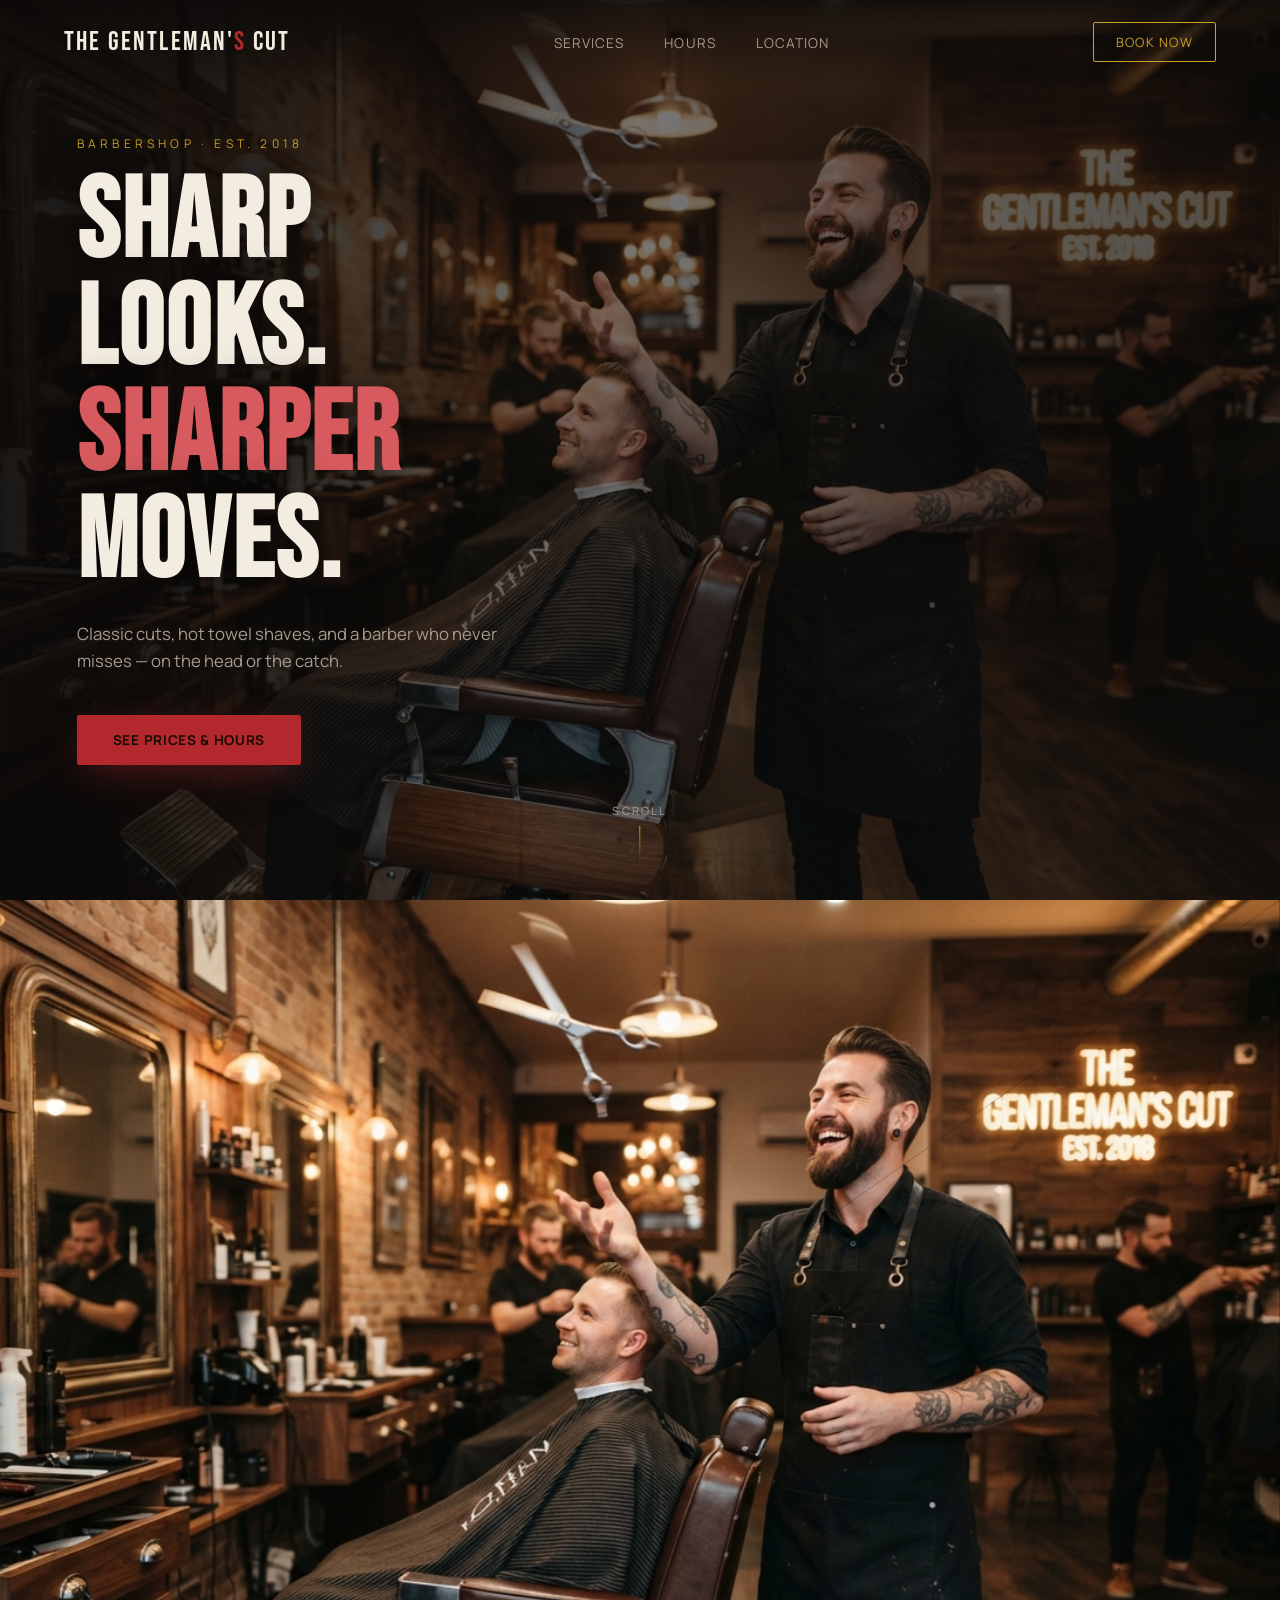
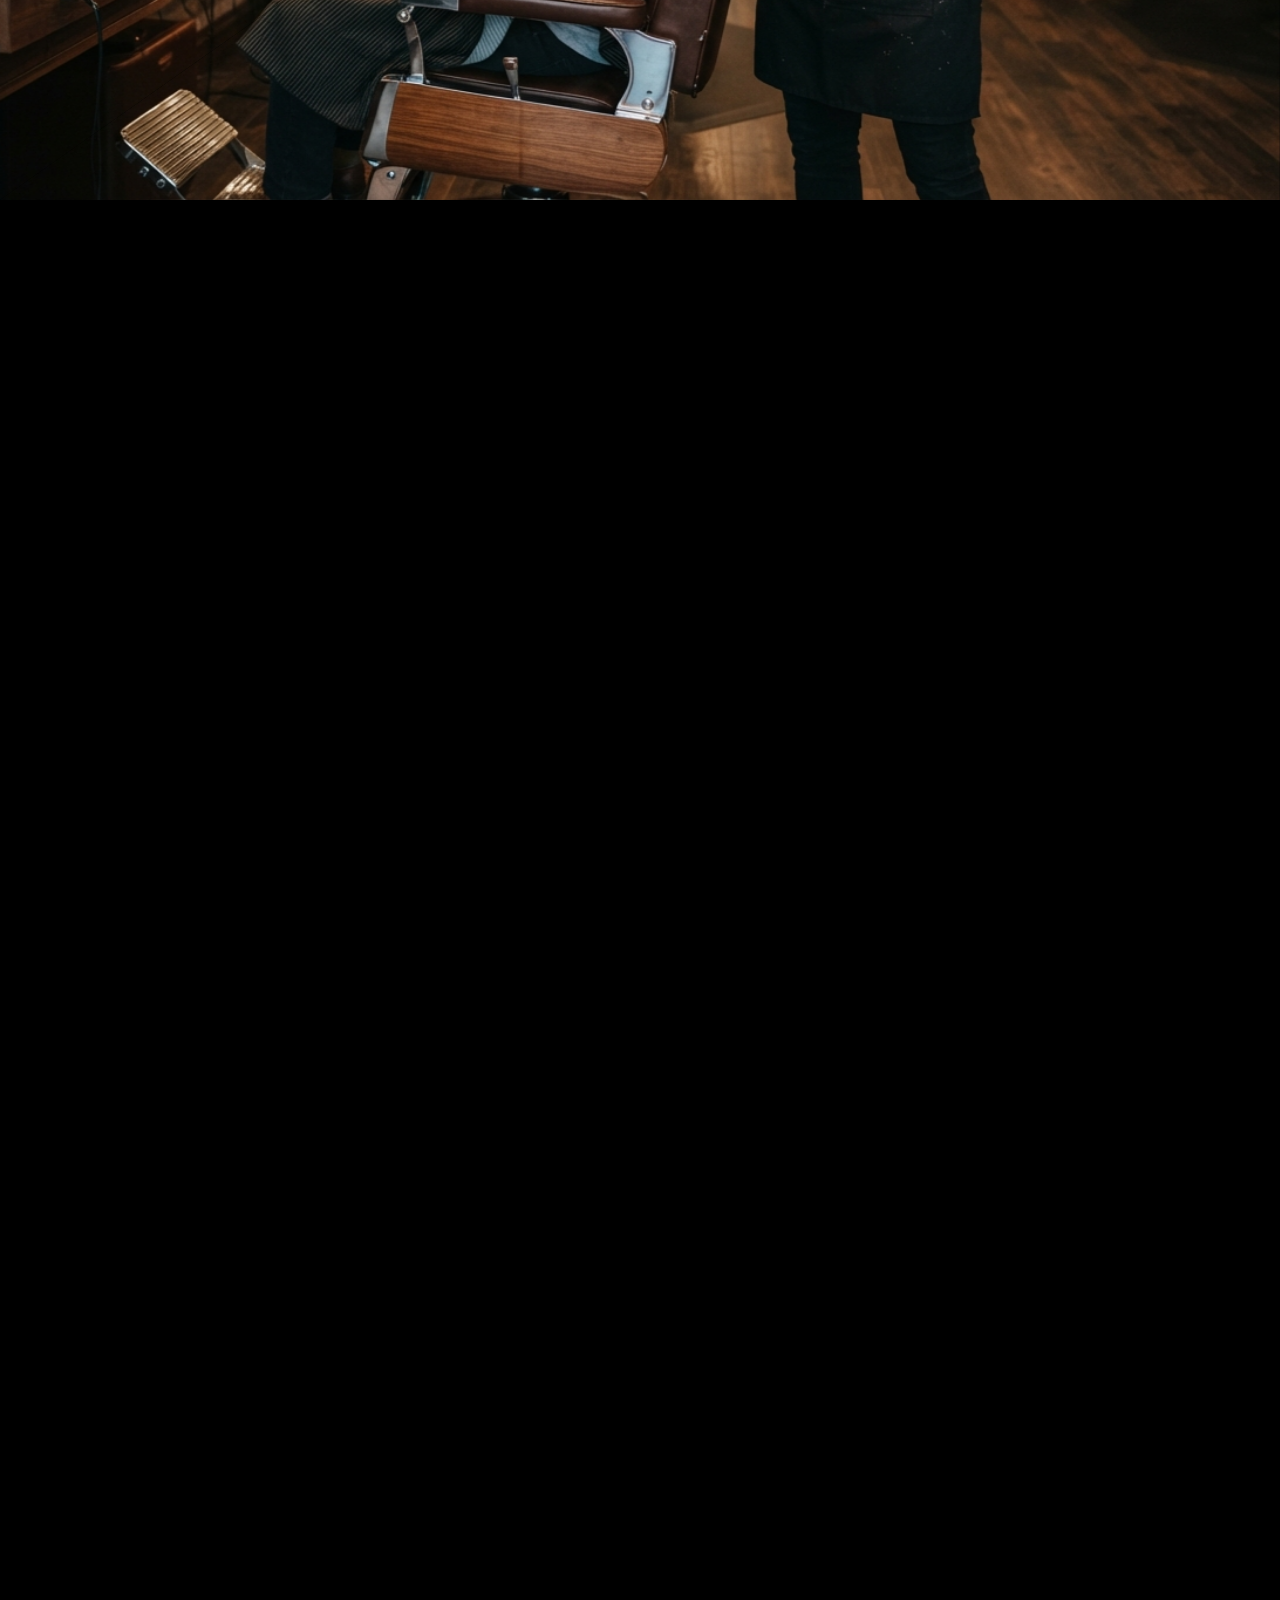
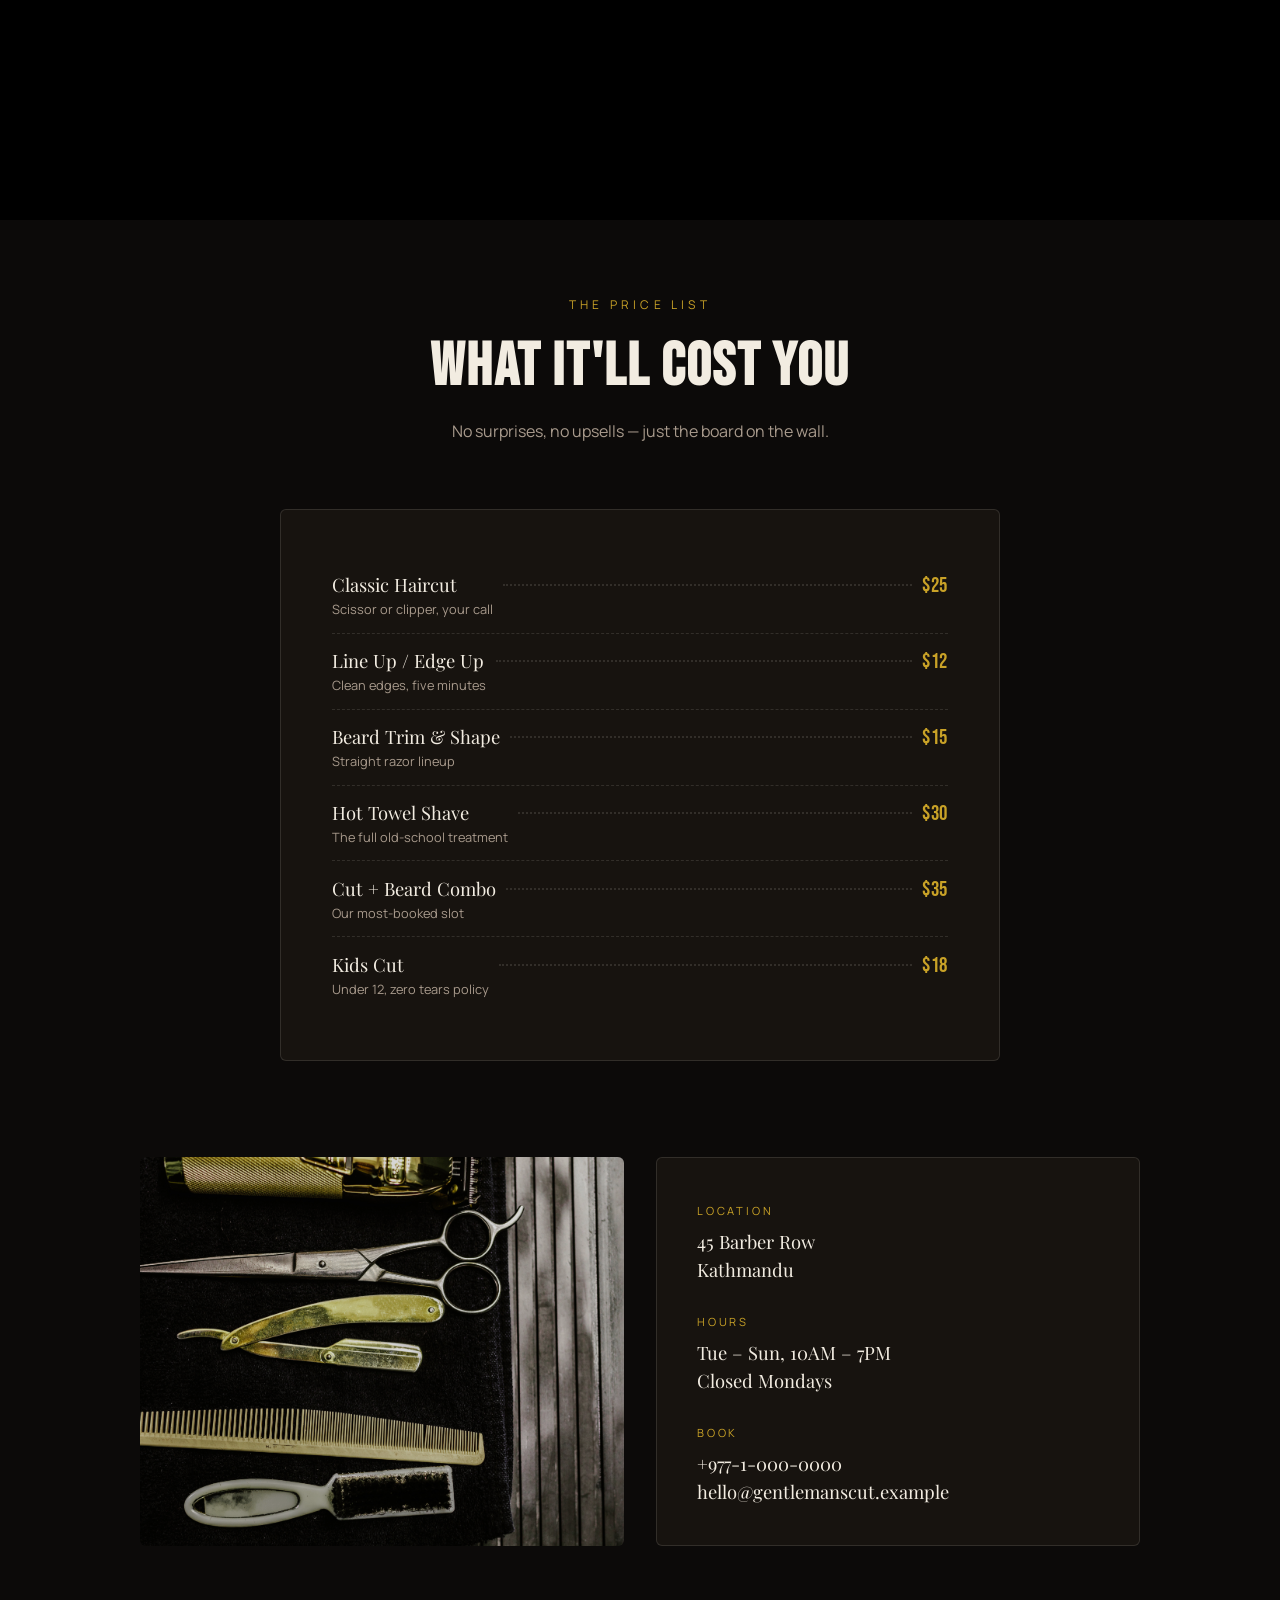
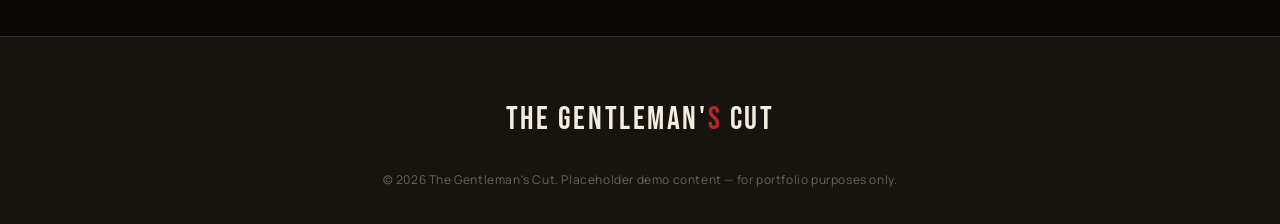
<file: gentlemans-cut/index.html>
<!DOCTYPE html>
<html lang="en">
<head>
<meta charset="UTF-8">
<meta name="viewport" content="width=device-width, initial-scale=1.0">
<title>THE GENTLEMAN'S CUT — Barbershop</title>
<link rel="preconnect" href="https://fonts.googleapis.com">
<link rel="preconnect" href="https://fonts.gstatic.com" crossorigin>
<link href="https://fonts.googleapis.com/css2?family=Bebas+Neue&family=Playfair+Display:ital,wght@0,500;0,600;1,500&family=Manrope:wght@300;400;500;600;700&display=swap" rel="stylesheet">
<style>
  :root{
    --bg:#0c0a09;
    --bg-alt:#17130f;
    --text:#f2ece1;
    --text-dim:#a89a8c;
    --accent:#b3282d;
    --accent-soft:#d65a5e;
    --gold:#c9a227;
    --line:rgba(242,236,225,0.12);
  }
  *{margin:0;padding:0;box-sizing:border-box;}
  html{scroll-behavior:smooth;}
  body{background:var(--bg);color:var(--text);font-family:'Manrope',sans-serif;overflow-x:hidden;}
  .display{font-family:'Bebas Neue',sans-serif;letter-spacing:0.03em;}
  .serif{font-family:'Playfair Display',serif;}

  /* NAV */
  nav{
    position:fixed; top:0; left:0; right:0; z-index:100;
    display:flex; align-items:center; justify-content:space-between;
    padding:22px 5vw;
    background:linear-gradient(to bottom, rgba(12,10,9,0.85), transparent);
    transition:background .4s ease, padding .4s ease;
  }
  nav.scrolled{ background:rgba(12,10,9,0.94); backdrop-filter:blur(8px); padding:14px 5vw; border-bottom:1px solid var(--line); }
  .logo{ font-family:'Bebas Neue',sans-serif; font-size:1.7rem; letter-spacing:0.08em; color:var(--text); text-decoration:none; }
  .logo span{ color:var(--accent); }
  .nav-links{ display:flex; gap:2.5rem; list-style:none; }
  .nav-links a{ color:var(--text-dim); text-decoration:none; font-size:0.85rem; letter-spacing:0.08em; text-transform:uppercase; transition:color .3s; }
  .nav-links a:hover{ color:var(--gold); }
  .book-btn{
    border:1px solid var(--gold); color:var(--gold); background:transparent;
    padding:10px 22px; font-size:0.8rem; letter-spacing:0.1em; text-transform:uppercase;
    border-radius:2px; cursor:pointer; transition:all .3s; font-family:'Manrope',sans-serif;
  }
  .book-btn:hover{ background:var(--gold); color:var(--bg); }
  @media (max-width:800px){ .nav-links{ display:none; } }
  @media (max-width:480px){
    .logo{ font-size:1.2rem; }
    .book-btn{ padding:8px 14px; font-size:0.68rem; white-space:nowrap; }
    nav{ padding:18px 4vw; }
    nav.scrolled{ padding:12px 4vw; }
  }

  /* HERO */
  .hero{ position:relative; height:100vh; width:100%; overflow:hidden; display:flex; align-items:center; text-align:left; }
  .hero-bg{
    position:absolute; inset:0; width:100%; height:100%; object-fit:cover; object-position:62% 22%;
    animation:heroZoom 18s ease-in-out infinite alternate;
  }
  @media (max-width:600px){
    .hero-bg{ object-position:58% 15%; }
  }
  @keyframes heroZoom{ from{ transform:scale(1);} to{ transform:scale(1.1);} }
  .hero::after{
    content:''; position:absolute; inset:0;
    background:linear-gradient(100deg, rgba(12,10,9,0.92) 15%, rgba(12,10,9,0.55) 45%, rgba(12,10,9,0.75) 100%);
  }
  .hero-content{ position:relative; z-index:2; max-width:620px; padding:0 6vw; }
  .hero-eyebrow{ color:var(--gold); letter-spacing:0.35em; text-transform:uppercase; font-size:0.75rem; margin-bottom:1.2rem; display:block; }
  .hero h1{
    font-family:'Bebas Neue',sans-serif; font-size:clamp(3.5rem, 9vw, 7rem); line-height:0.95; letter-spacing:0.02em;
    text-shadow:0 4px 40px rgba(0,0,0,0.6);
  }
  .hero h1 .accent{ color:var(--accent-soft); }
  .hero p{ margin-top:1.5rem; font-size:1.05rem; color:var(--text-dim); max-width:440px; line-height:1.6; }
  .hero-cta{
    margin-top:2.5rem; display:inline-flex; align-items:center; gap:10px;
    background:var(--accent); color:#160a04; padding:16px 36px; text-decoration:none;
    font-weight:700; letter-spacing:0.05em; text-transform:uppercase; font-size:0.85rem;
    border-radius:2px; transition:transform .3s, box-shadow .3s;
    box-shadow:0 10px 40px -10px rgba(179,40,45,0.6);
  }
  .hero-cta:hover{ transform:translateY(-3px); box-shadow:0 16px 50px -10px rgba(179,40,45,0.8); }
  .scroll-cue{
    position:absolute; bottom:38px; left:50%; transform:translateX(-50%); z-index:2;
    display:flex; flex-direction:column; align-items:center; gap:8px;
    color:var(--text-dim); font-size:0.7rem; letter-spacing:0.2em; text-transform:uppercase;
  }
  .scroll-cue .stick{ width:1px; height:36px; background:linear-gradient(to bottom, var(--gold), transparent); animation:sink 1.8s ease-in-out infinite; }
  @keyframes sink{ 0%,100%{ opacity:0.3; transform:translateY(0);} 50%{ opacity:1; transform:translateY(6px);} }

  /* CUT TRANSITION */
  .cut-pin{ position:relative; height:280vh; background:#000; }
  .cut-sticky{ position:sticky; top:0; height:100vh; width:100%; overflow:hidden; background:#000; }
  .cut-half{
    position:absolute; inset:0; width:100%; height:100%;
    background-image:url('assets/hero-barber.jpg'); background-size:cover; background-position:62% 22%;
    will-change:transform, clip-path;
  }
  @media (max-width:600px){
    .cut-half{ background-position:58% 15%; }
  }
  .cut-half-a{ clip-path:polygon(0 0, 100% 0, 0 100%); }
  .cut-half-b{ clip-path:polygon(100% 0, 100% 100%, 0 100%); }
  .blade-line{
    position:absolute; top:-10%; left:-10%; width:180%; height:6px;
    background:linear-gradient(90deg, transparent, #fff 45%, var(--gold) 55%, transparent);
    transform-origin:0 0; transform:rotate(45deg) translateX(-100%);
    opacity:0; box-shadow:0 0 24px 4px rgba(201,162,39,0.8);
    z-index:3; pointer-events:none;
  }
  .cut-reveal-text{
    position:absolute; inset:0; z-index:2; display:flex; flex-direction:column;
    align-items:center; justify-content:center; text-align:center; opacity:0;
  }
  .cut-scissors{
    position:absolute; top:19%; left:56%; width:72px; height:72px; z-index:4;
    opacity:0; pointer-events:none; filter:drop-shadow(0 0 14px rgba(201,162,39,0.85));
  }
  .cut-scissors svg{ width:100%; height:100%; overflow:visible; }
  .blade-a, .blade-b{ transform-origin:32px 32px; }
  .cut-reveal-text span{ color:var(--gold); letter-spacing:0.3em; text-transform:uppercase; font-size:0.8rem; margin-bottom:1rem; }
  .cut-reveal-text .serif{ font-size:clamp(1.8rem,4vw,3.2rem); }

  /* MENU / PANEL */
  .panel{ position:relative; background:var(--bg); padding:8vh 6vw 4vh; }
  .panel-head{ text-align:center; max-width:640px; margin:0 auto 4rem; }
  .panel-head span{ color:var(--gold); letter-spacing:0.35em; text-transform:uppercase; font-size:0.75rem; }
  .panel-head h2{ font-family:'Bebas Neue',sans-serif; font-size:clamp(2.4rem,5vw,3.8rem); margin-top:1rem; letter-spacing:0.03em; }
  .panel-head p{ color:var(--text-dim); margin-top:1rem; line-height:1.6; }

  .menu-board{
    max-width:720px; margin:0 auto 6rem; background:var(--bg-alt); border:1px solid var(--line);
    border-radius:6px; padding:3rem clamp(1.5rem,4vw,3.5rem); position:relative; opacity:0; transform:translateY(30px);
    transition:opacity .8s ease, transform .8s ease;
  }
  .menu-board.visible{ opacity:1; transform:translateY(0); }
  .menu-row{
    display:flex; align-items:baseline; gap:0.6rem; padding:0.9rem 0; border-bottom:1px dashed var(--line);
  }
  .menu-row:last-child{ border-bottom:none; }
  .menu-name{ font-family:'Playfair Display',serif; font-size:1.15rem; white-space:nowrap; }
  .menu-desc{ color:var(--text-dim); font-size:0.8rem; margin-top:0.2rem; }
  .menu-dots{ flex:1; border-bottom:2px dotted var(--line); transform:translateY(-6px); }
  .menu-price{ font-family:'Bebas Neue',sans-serif; font-size:1.3rem; color:var(--gold); letter-spacing:0.03em; white-space:nowrap; }

  .info-grid{
    display:grid; grid-template-columns:1fr 1fr; gap:2rem; max-width:1000px; margin:0 auto;
    align-items:stretch;
  }
  .info-photo{
    border-radius:6px; overflow:hidden; opacity:0; transform:translateY(30px); transition:opacity .8s ease, transform .8s ease;
  }
  .info-photo.visible{ opacity:1; transform:translateY(0); }
  .info-photo img{ width:100%; height:100%; object-fit:cover; display:block; min-height:280px; filter:brightness(0.85); }
  .info-card{
    background:var(--bg-alt); border:1px solid var(--line); border-radius:6px; padding:2.5rem;
    display:flex; flex-direction:column; justify-content:center; gap:1.6rem;
    opacity:0; transform:translateY(30px); transition:opacity .8s ease, transform .8s ease;
  }
  .info-card.visible{ opacity:1; transform:translateY(0); }
  .info-block span.label{ color:var(--gold); letter-spacing:0.25em; text-transform:uppercase; font-size:0.7rem; }
  .info-block .value{ font-family:'Playfair Display',serif; font-size:1.15rem; margin-top:0.5rem; line-height:1.5; }

  @media (max-width:800px){
    .info-grid{ grid-template-columns:1fr; }
    .info-photo{ min-height:220px; }
  }

  /* FOOTER */
  footer{ background:var(--bg-alt); border-top:1px solid var(--line); padding:7vh 6vw 4vh; text-align:center; margin-top:6vh; }
  footer .logo{ font-size:2rem; display:inline-block; margin-bottom:1rem; }
  .footer-note{ color:var(--text-dim); font-size:0.75rem; letter-spacing:0.05em; opacity:0.6; margin-top:1rem; }
</style>
</head>
<body>

<nav id="navbar">
  <a href="#" class="logo">THE GENTLEMAN'<span>S</span> CUT</a>
  <ul class="nav-links">
    <li><a href="#panel">Services</a></li>
    <li><a href="#panel">Hours</a></li>
    <li><a href="#panel">Location</a></li>
  </ul>
  <button class="book-btn">Book Now</button>
</nav>

<header class="hero">
  <img class="hero-bg" src="assets/hero-barber.jpg" alt="Barber cutting hair, tossing scissors">
  <div class="hero-content">
    <span class="hero-eyebrow">Barbershop · Est. 2018</span>
    <h1>Sharp Looks.<br><span class="accent">Sharper</span> Moves.</h1>
    <p>Classic cuts, hot towel shaves, and a barber who never misses — on the head or the catch.</p>
    <a href="#panel" class="hero-cta">See Prices & Hours</a>
  </div>
  <div class="scroll-cue">
    <span>Scroll</span>
    <div class="stick"></div>
  </div>
</header>

<section class="cut-pin" id="cutPin">
  <div class="cut-sticky">
    <div class="cut-half cut-half-a" id="cutHalfA"></div>
    <div class="cut-half cut-half-b" id="cutHalfB"></div>
    <div class="blade-line" id="bladeLine"></div>
    <div class="cut-scissors" id="cutScissors">
      <svg viewBox="0 0 64 64">
        <circle cx="32" cy="32" r="3" fill="var(--gold)"/>
        <g class="blade-a" id="bladeA">
          <path d="M32 32 L58 10" stroke="var(--gold)" stroke-width="4" stroke-linecap="round"/>
          <circle cx="58" cy="10" r="3" fill="var(--gold)"/>
          <ellipse cx="14" cy="50" rx="9" ry="6" fill="none" stroke="var(--gold)" stroke-width="4" transform="rotate(-20 14 50)"/>
        </g>
        <g class="blade-b" id="bladeB">
          <path d="M32 32 L58 54" stroke="var(--gold)" stroke-width="4" stroke-linecap="round"/>
          <circle cx="58" cy="54" r="3" fill="var(--gold)"/>
          <ellipse cx="14" cy="14" rx="9" ry="6" fill="none" stroke="var(--gold)" stroke-width="4" transform="rotate(20 14 14)"/>
        </g>
      </svg>
    </div>
    <div class="cut-reveal-text" id="cutRevealText">
      <span>One Clean Cut</span>
      <div class="serif">Prices, Hours &amp; Location</div>
    </div>
  </div>
</section>

<section class="panel" id="panel">
  <div class="panel-head">
    <span>The Price List</span>
    <h2>What It'll Cost You</h2>
    <p>No surprises, no upsells — just the board on the wall.</p>
  </div>

  <div class="menu-board" id="menuBoard">
    <div class="menu-row">
      <div>
        <div class="menu-name">Classic Haircut</div>
        <div class="menu-desc">Scissor or clipper, your call</div>
      </div>
      <div class="menu-dots"></div>
      <div class="menu-price">$25</div>
    </div>
    <div class="menu-row">
      <div>
        <div class="menu-name">Line Up / Edge Up</div>
        <div class="menu-desc">Clean edges, five minutes</div>
      </div>
      <div class="menu-dots"></div>
      <div class="menu-price">$12</div>
    </div>
    <div class="menu-row">
      <div>
        <div class="menu-name">Beard Trim &amp; Shape</div>
        <div class="menu-desc">Straight razor lineup</div>
      </div>
      <div class="menu-dots"></div>
      <div class="menu-price">$15</div>
    </div>
    <div class="menu-row">
      <div>
        <div class="menu-name">Hot Towel Shave</div>
        <div class="menu-desc">The full old-school treatment</div>
      </div>
      <div class="menu-dots"></div>
      <div class="menu-price">$30</div>
    </div>
    <div class="menu-row">
      <div>
        <div class="menu-name">Cut + Beard Combo</div>
        <div class="menu-desc">Our most-booked slot</div>
      </div>
      <div class="menu-dots"></div>
      <div class="menu-price">$35</div>
    </div>
    <div class="menu-row">
      <div>
        <div class="menu-name">Kids Cut</div>
        <div class="menu-desc">Under 12, zero tears policy</div>
      </div>
      <div class="menu-dots"></div>
      <div class="menu-price">$18</div>
    </div>
  </div>

  <div class="info-grid">
    <div class="info-photo" id="infoPhoto">
      <img src="assets/tools-flatlay.jpg" alt="Barber tools laid out">
    </div>
    <div class="info-card" id="infoCard">
      <div class="info-block">
        <span class="label">Location</span>
        <div class="value">45 Barber Row<br>Kathmandu</div>
      </div>
      <div class="info-block">
        <span class="label">Hours</span>
        <div class="value">Tue – Sun, 10AM – 7PM<br>Closed Mondays</div>
      </div>
      <div class="info-block">
        <span class="label">Book</span>
        <div class="value">+977-1-000-0000<br>hello@gentlemanscut.example</div>
      </div>
    </div>
  </div>
</section>

<footer>
  <a href="#" class="logo">THE GENTLEMAN'<span style="color:var(--accent)">S</span> CUT</a>
  <div class="footer-note">© 2026 The Gentleman's Cut. Placeholder demo content — for portfolio purposes only.</div>
</footer>

<script>
  const navbar = document.getElementById('navbar');
  window.addEventListener('scroll', () => {
    navbar.classList.toggle('scrolled', window.scrollY > 40);
  });

  const pin = document.getElementById('cutPin');
  const halfA = document.getElementById('cutHalfA');
  const halfB = document.getElementById('cutHalfB');
  const blade = document.getElementById('bladeLine');
  const revealText = document.getElementById('cutRevealText');
  const scissors = document.getElementById('cutScissors');
  const bladeA = document.getElementById('bladeA');
  const bladeB = document.getElementById('bladeB');
  let ticking = false;

  function clamp(v, min, max){ return Math.max(min, Math.min(max, v)); }

  function updateCut(){
    const rect = pin.getBoundingClientRect();
    const total = rect.height - window.innerHeight;
    const progress = clamp(-rect.top / total, 0, 1);

    const zoomPhase = clamp(progress / 0.3, 0, 1);
    const zoomScale = 1 + zoomPhase * 0.08;

    const bladePhase = clamp((progress - 0.28) / (0.42 - 0.28), 0, 1);
    const bladeOpacity = bladePhase > 0 && bladePhase < 1 ? Math.sin(bladePhase * Math.PI) : 0;
    const bladeTravel = -100 + bladePhase * 200;

    const splitStart = 0.4, splitEnd = 0.85;
    const splitPhase = clamp((progress - splitStart) / (splitEnd - splitStart), 0, 1);
    const splitEase = splitPhase * splitPhase * (3 - 2 * splitPhase);

    halfA.style.transform = `scale(${zoomScale}) translate(${splitEase * 60}%, ${-splitEase * 60}%) rotate(${splitEase * -3}deg)`;
    halfB.style.transform = `scale(${zoomScale}) translate(${-splitEase * 60}%, ${splitEase * 60}%) rotate(${splitEase * 3}deg)`;

    blade.style.opacity = bladeOpacity;
    blade.style.transform = `rotate(45deg) translateX(${bladeTravel}%)`;

    const scStart = 0.24, scPeak = 0.34, scFadeStart = 0.55, scFadeEnd = 0.68;
    let scOpacity = 0;
    if (progress > scStart && progress < scFadeEnd){
      if (progress < scPeak) scOpacity = (progress - scStart) / (scPeak - scStart);
      else if (progress < scFadeStart) scOpacity = 1;
      else scOpacity = 1 - (progress - scFadeStart) / (scFadeEnd - scFadeStart);
    }
    scissors.style.opacity = clamp(scOpacity, 0, 1);

    const travelPhase = clamp((progress - scStart) / (scFadeEnd - scStart), 0, 1);
    scissors.style.transform = `translate(${travelPhase * -42}vw, ${travelPhase * 38}vh) rotate(${-42 + travelPhase * 8}deg) scale(${1 - travelPhase * 0.25})`;

    const snipPhase = clamp((progress - scStart) / (scPeak + 0.06 - scStart), 0, 1);
    const snipAngle = Math.sin(snipPhase * Math.PI * 2) * 14;
    bladeA.style.transform = `rotate(${snipAngle}deg)`;
    bladeB.style.transform = `rotate(${-snipAngle}deg)`;

    const textStart = 0.5, textEnd = 0.68;
    let textOpacity = 0;
    if (progress > textStart){
      textOpacity = progress < textEnd ? (progress - textStart) / (textEnd - textStart) : 1;
    }
    revealText.style.opacity = clamp(textOpacity, 0, 1);

    ticking = false;
  }

  window.addEventListener('scroll', () => {
    if (!ticking){ requestAnimationFrame(updateCut); ticking = true; }
  });
  updateCut();

  const revealEls = document.querySelectorAll('.menu-board, .info-photo, .info-card');
  const io = new IntersectionObserver((entries) => {
    entries.forEach((entry, i) => {
      if (entry.isIntersecting){
        setTimeout(() => entry.target.classList.add('visible'), i * 100);
        io.unobserve(entry.target);
      }
    });
  }, { threshold: 0.15 });
  revealEls.forEach(el => io.observe(el));
</script>

</body>
</html>
</file>
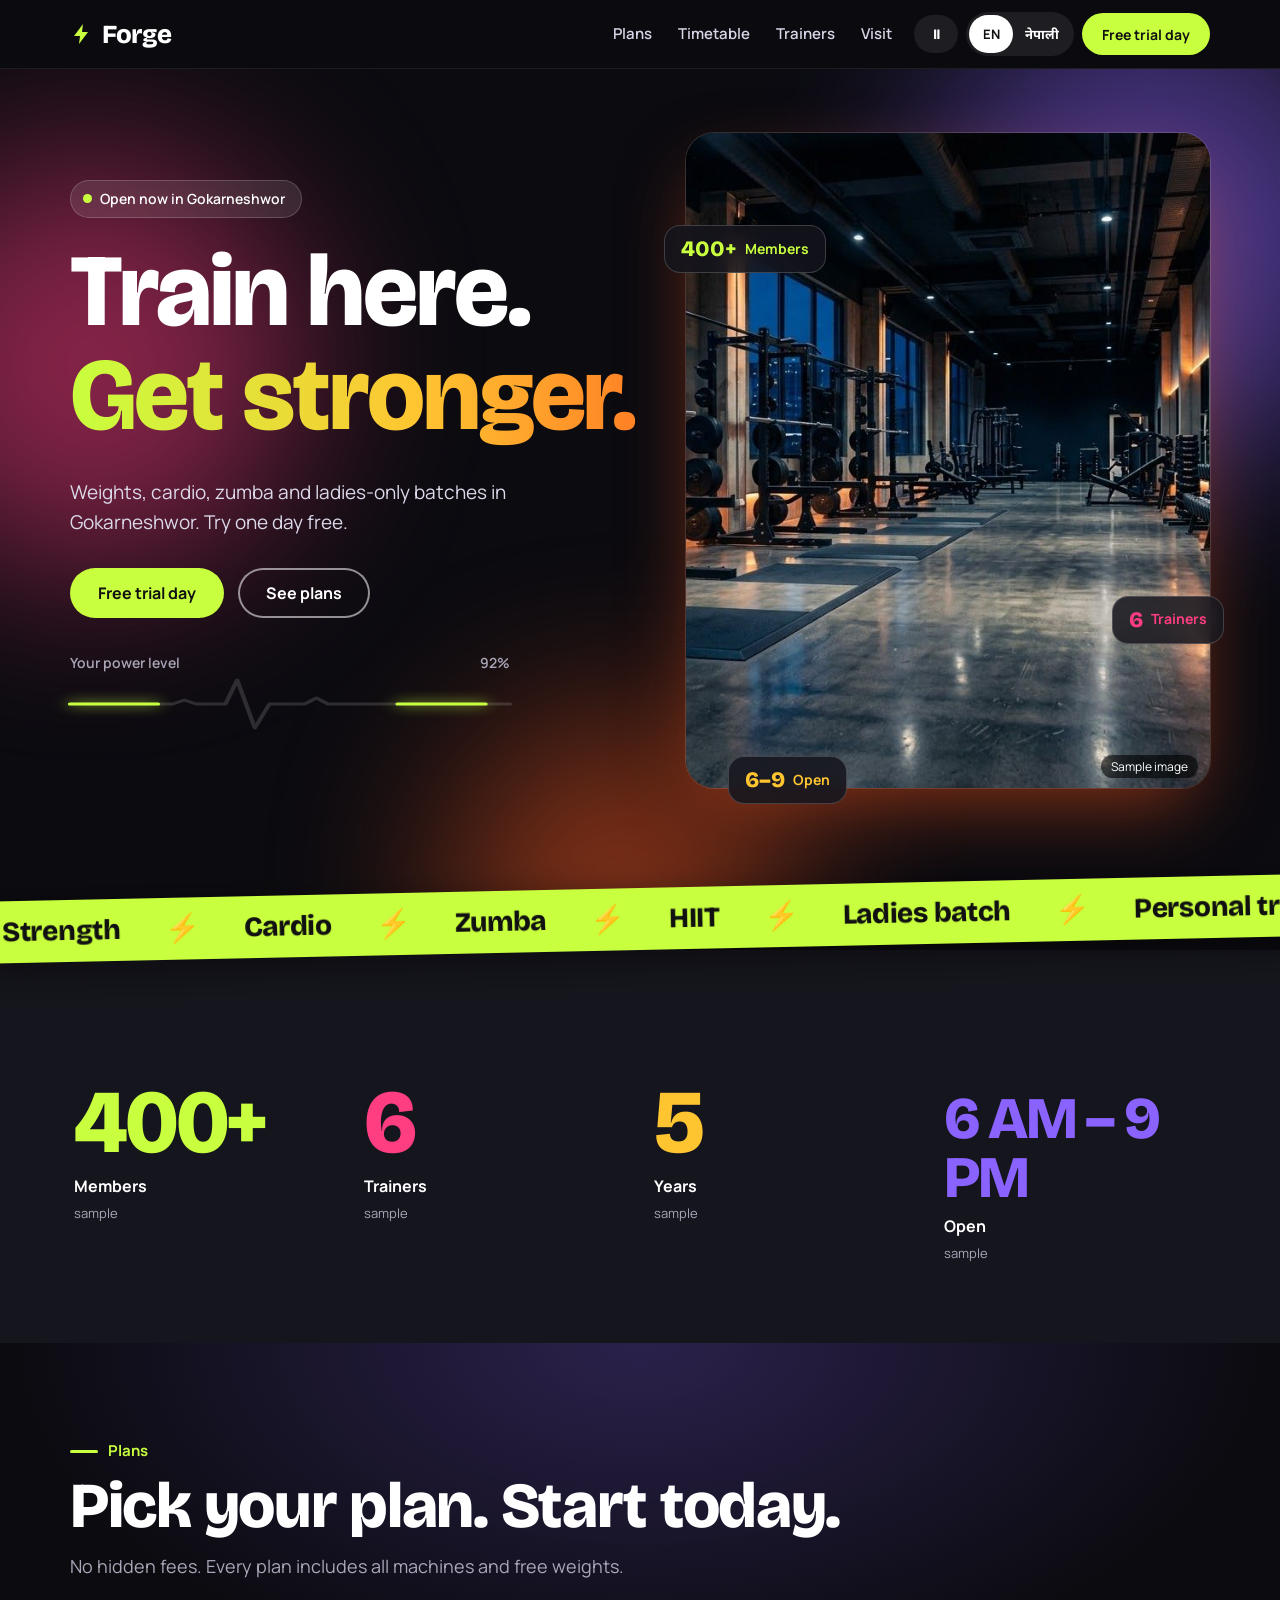
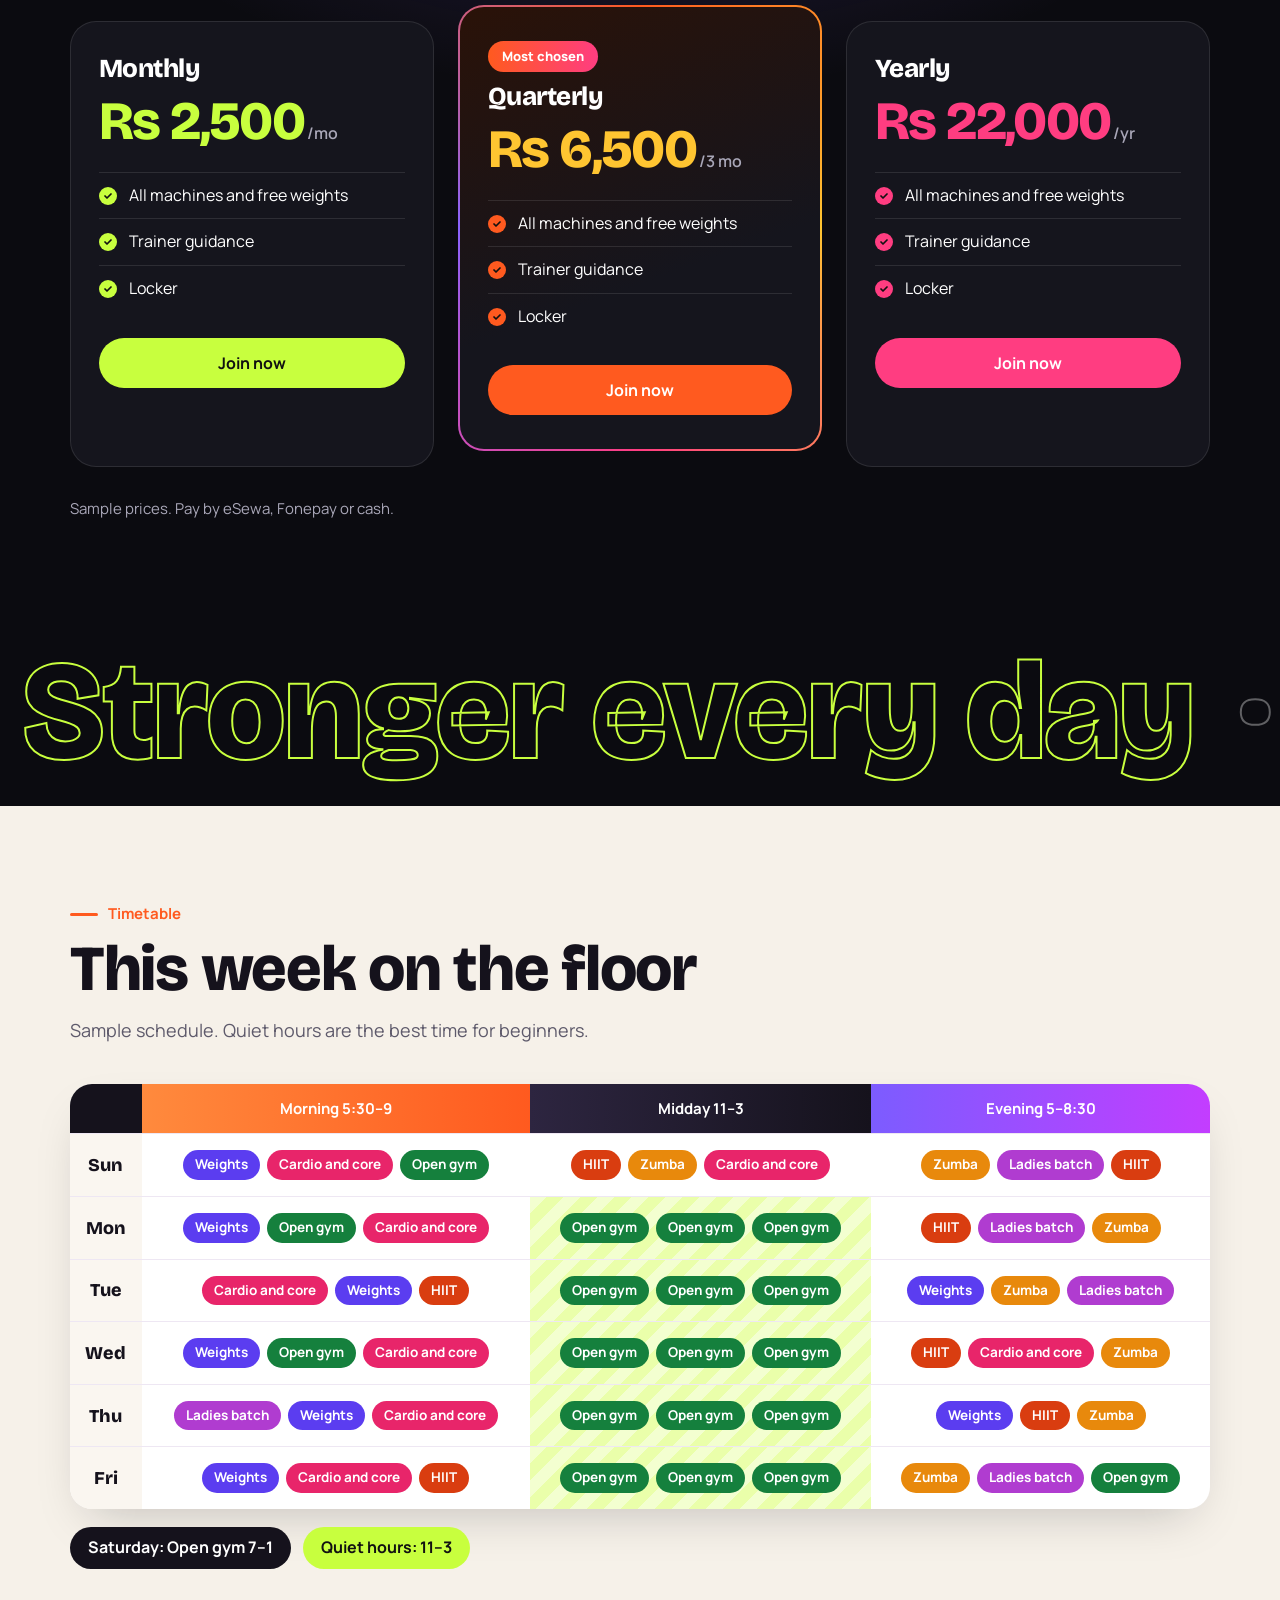
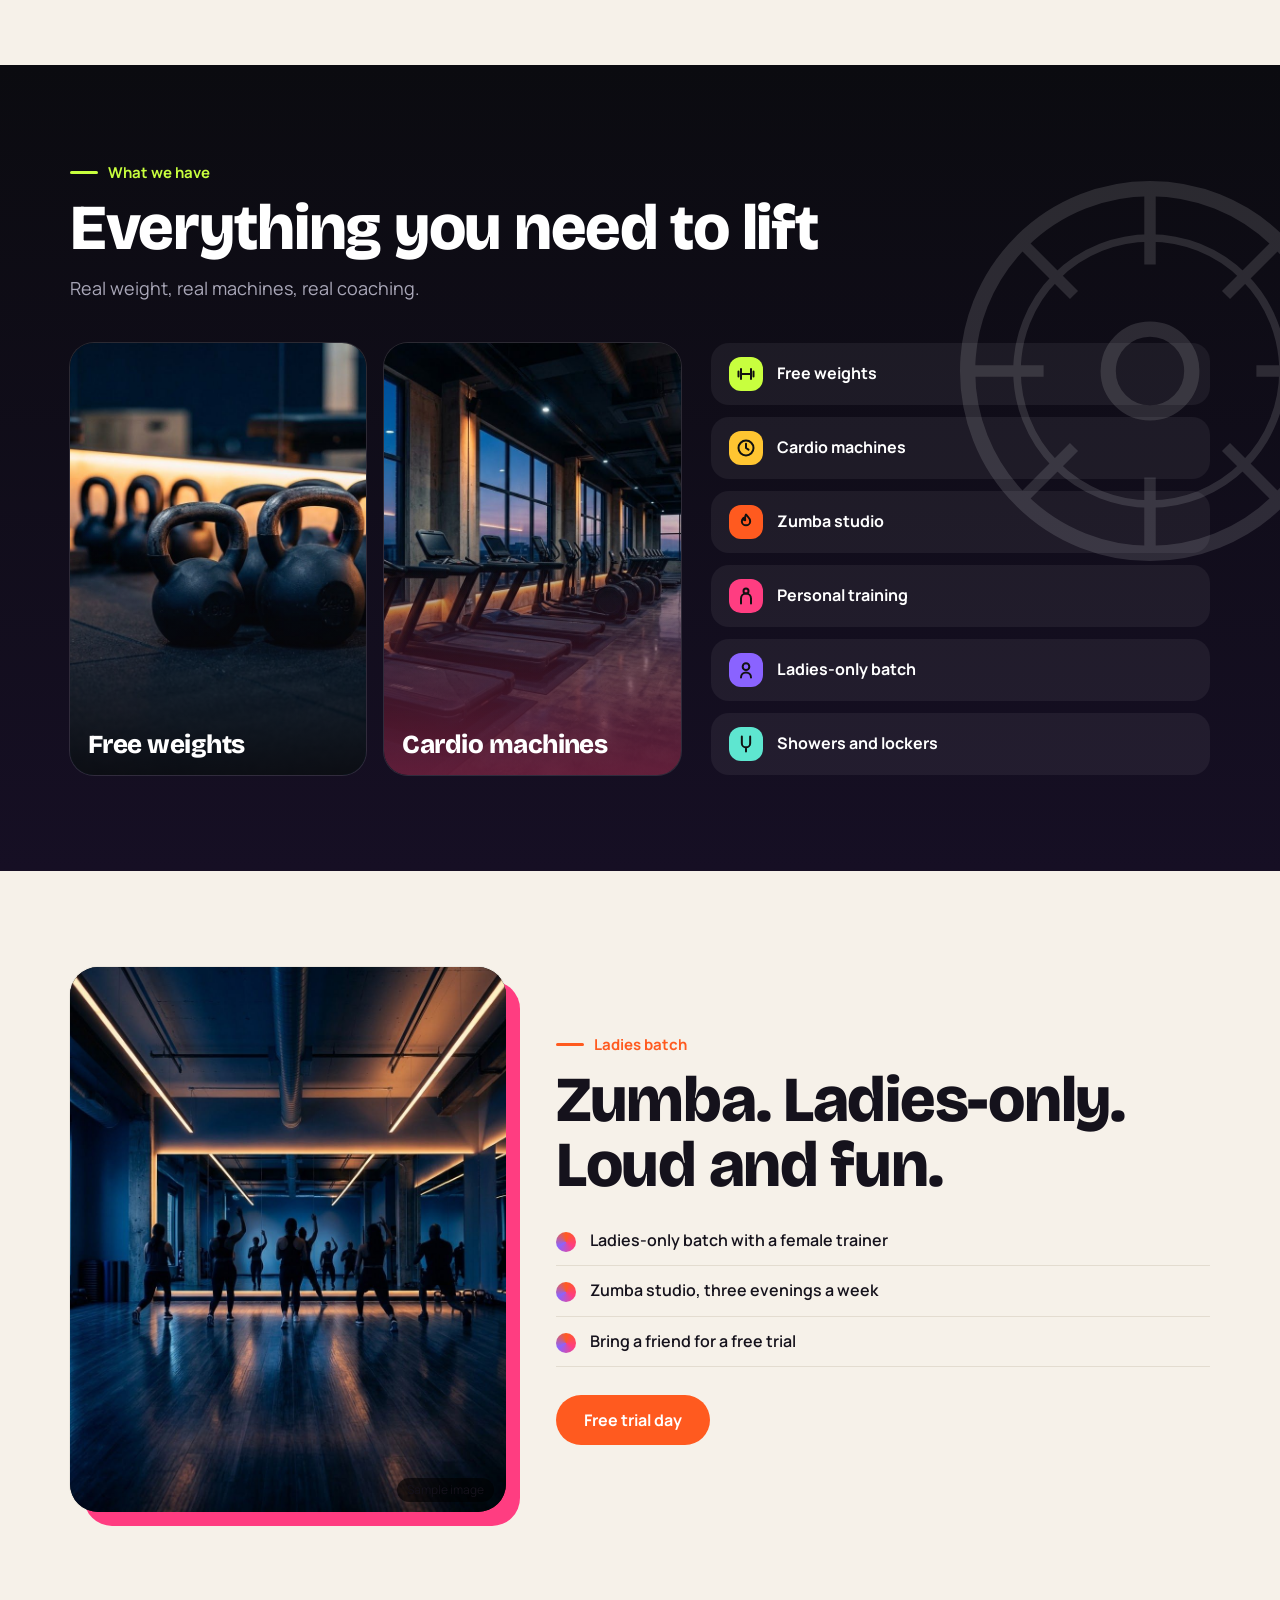
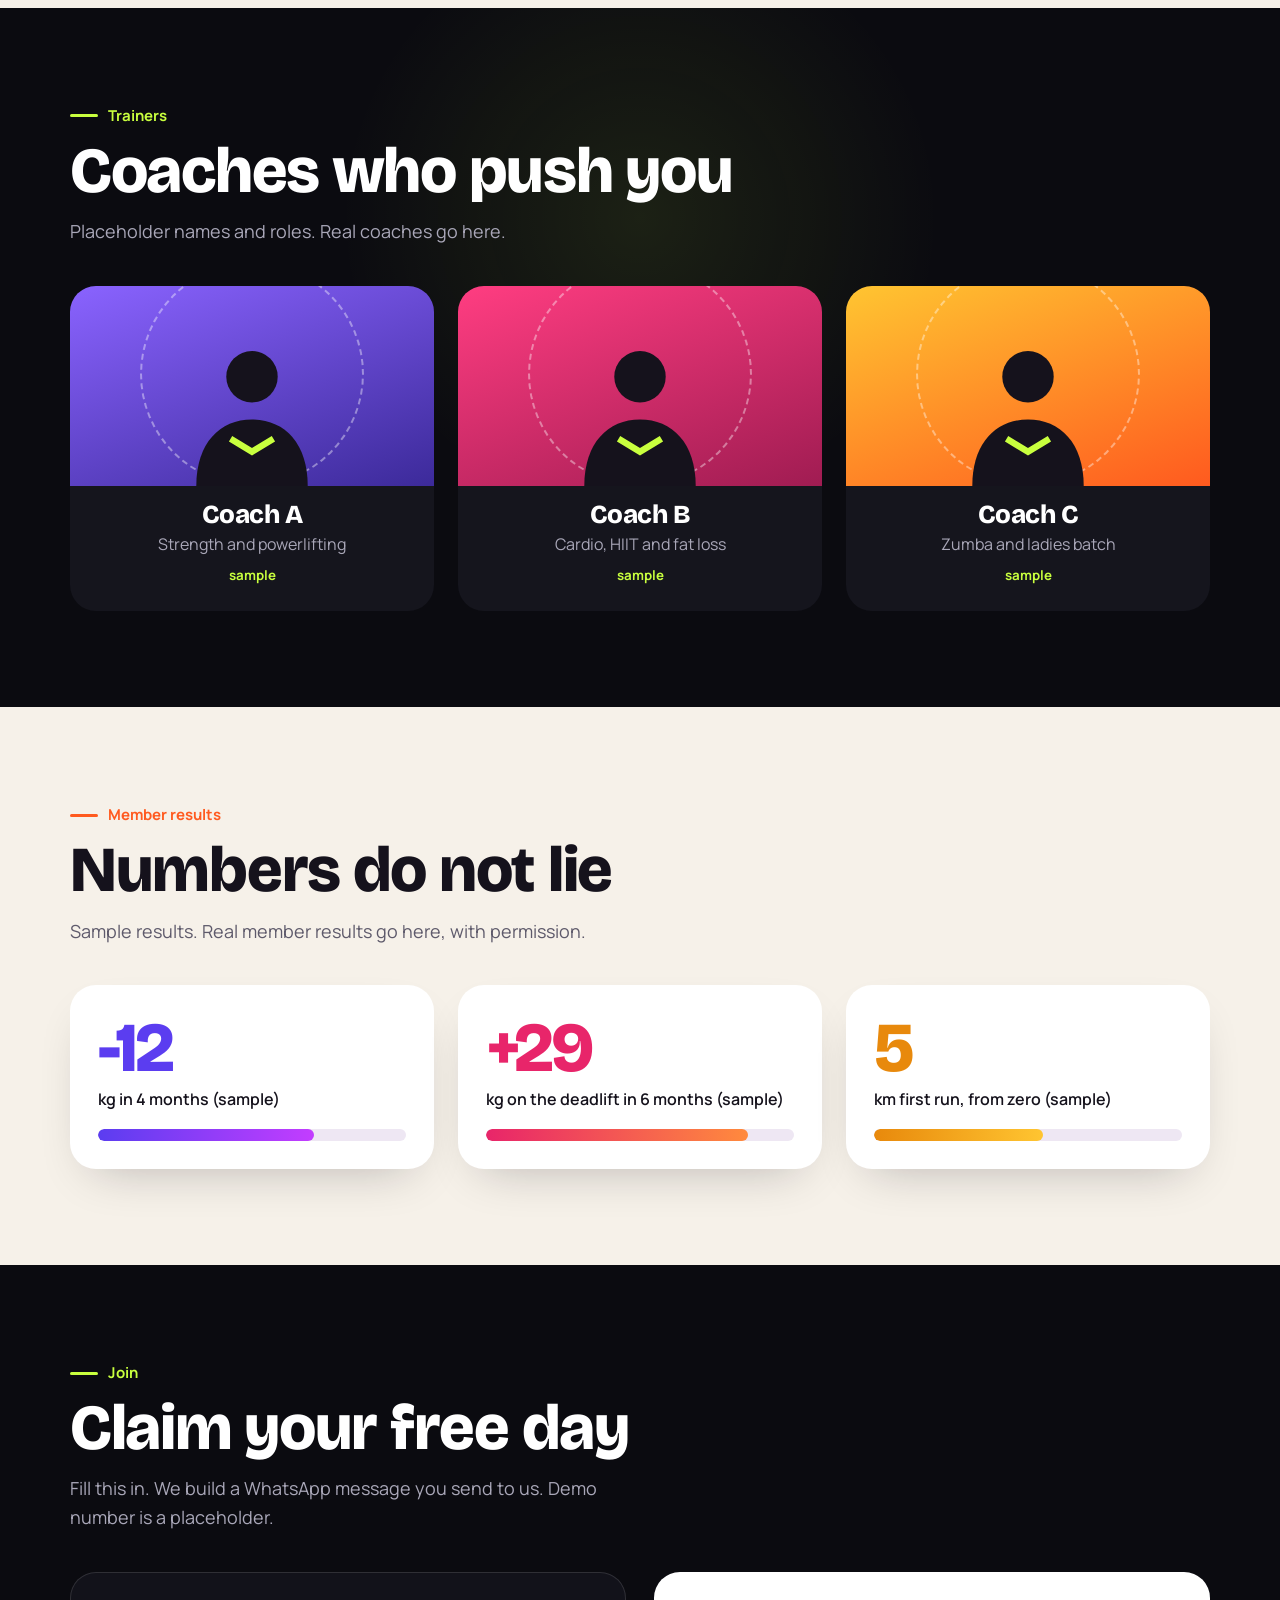
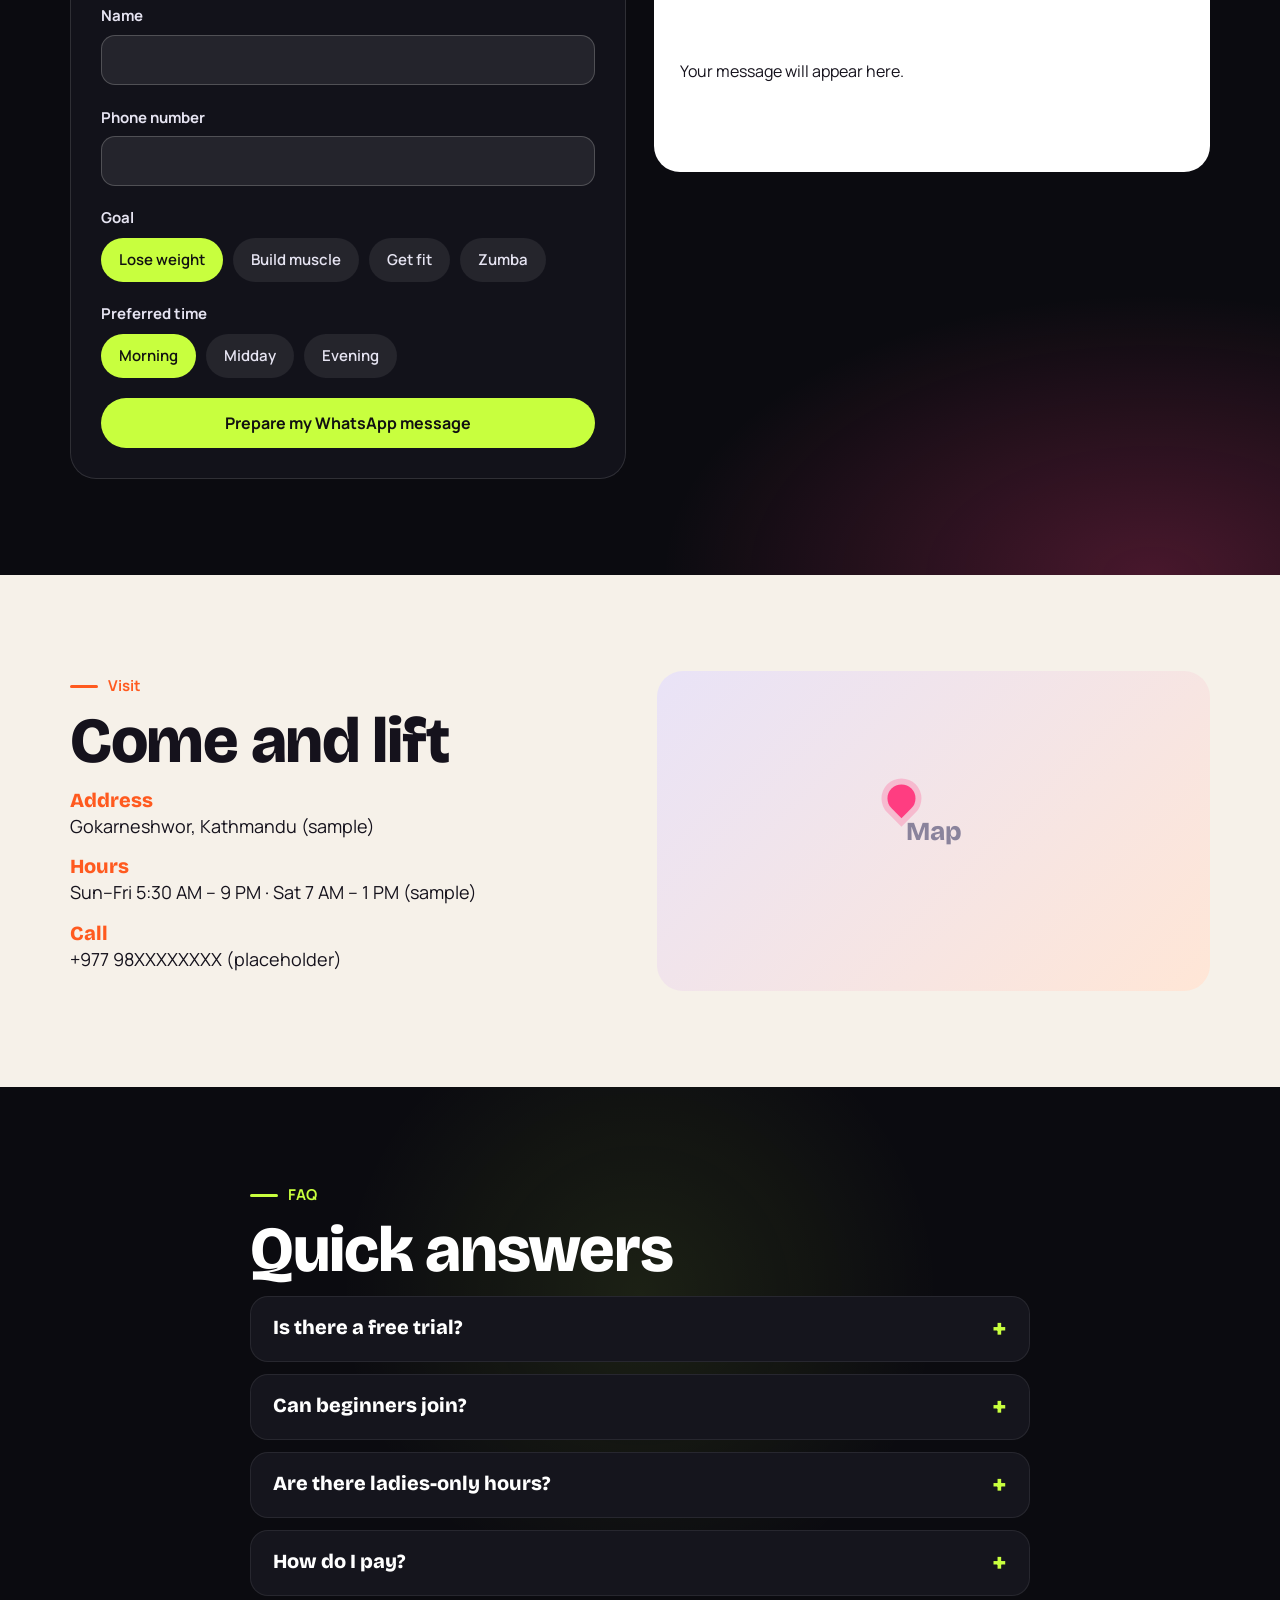
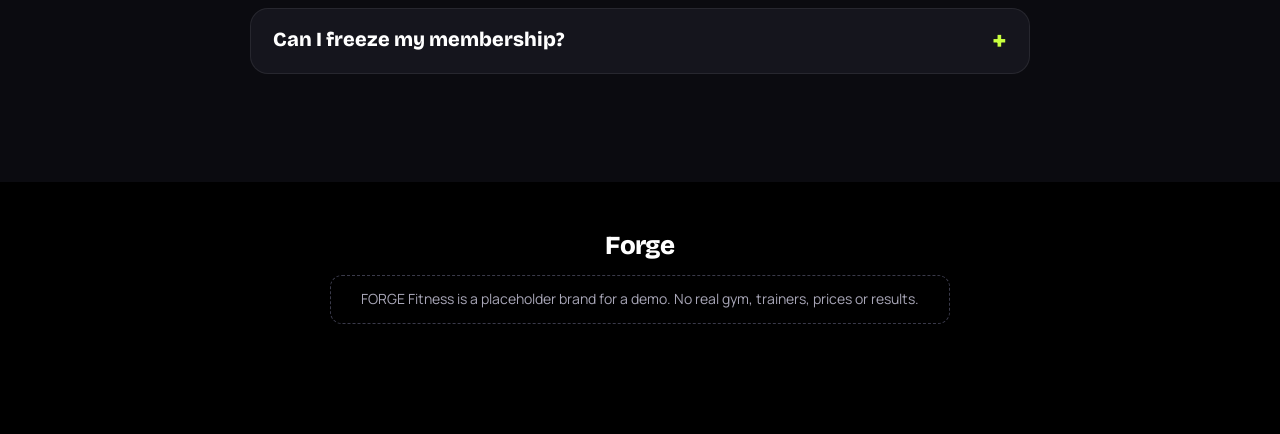
<file: gym/index.html>
<!doctype html>
<html lang="en">
<head>
<meta charset="utf-8">
<meta name="viewport" content="width=device-width, initial-scale=1, minimum-scale=1, maximum-scale=1">
<title>Forge Fitness — Demo</title>
<meta name="description" content="Placeholder demo of a gym website for Kathmandu. No real gym, prices or results.">
<link rel="preconnect" href="https://fonts.googleapis.com">
<link rel="preconnect" href="https://fonts.gstatic.com" crossorigin>
<link href="https://fonts.googleapis.com/css2?family=Bricolage+Grotesque:opsz,wght@12..96,600;12..96,800&family=Manrope:wght@400;500;600;700&family=Noto+Sans+Devanagari:wght@400;600;700&display=swap" rel="stylesheet">
<style>
:root{--bg:#0b0b10;--bg2:#15151d;--paper:#f6f1e9;--ink:#15121c;--lime:#c8ff3e;--fire:#ff5a1f;--pink:#ff3d81;--violet:#8a63ff;--sun:#ffc531;--mut:#a9a7b8;--w:1180px;--mx:50%;--my:30%}
*{box-sizing:border-box;margin:0;padding:0}
html,body{overflow-x:clip}
html{scroll-behavior:smooth;scroll-padding-top:74px}
body{font-family:Manrope,'Noto Sans Devanagari',sans-serif;color:#fff;background:var(--bg);line-height:1.6}
h1,h2,h3,.disp{font-family:'Bricolage Grotesque','Noto Sans Devanagari',sans-serif;font-weight:800;line-height:1.02;letter-spacing:-.02em}
a{color:inherit}
.wrap{max-width:var(--w);margin:0 auto;padding:0 20px;position:relative}
:focus-visible{outline:3px solid var(--lime);outline-offset:3px}
.btn{display:inline-flex;align-items:center;justify-content:center;min-height:50px;padding:0 28px;font:700 16px Manrope,'Noto Sans Devanagari';text-decoration:none;border:0;background:var(--lime);color:#111;border-radius:999px;cursor:pointer;transition:transform .2s,box-shadow .25s;box-shadow:0 0 0 0 rgba(200,255,62,.5)}
.btn:hover{transform:translateY(-3px);box-shadow:0 10px 30px -6px rgba(200,255,62,.65)}
.btn.fire{background:var(--fire);color:#fff}.btn.fire:hover{box-shadow:0 10px 30px -6px rgba(255,90,31,.7)}
.btn.ghost{background:transparent;color:#fff;box-shadow:inset 0 0 0 2px rgba(255,255,255,.55)}
.btn.ghost:hover{background:#fff;color:#111}
/* header */
header{position:sticky;top:0;z-index:50;background:rgba(11,11,16,.78);backdrop-filter:blur(14px);border-bottom:1px solid rgba(255,255,255,.08)}
.bar{display:flex;align-items:center;gap:22px;height:68px}
.logo{font:800 26px 'Bricolage Grotesque';letter-spacing:-.03em;text-decoration:none;display:flex;align-items:center;gap:8px}
.logo svg{width:24px;height:24px}
nav{display:flex;gap:26px;margin-left:auto}
nav a{text-decoration:none;font-weight:600;font-size:15px;color:#d8d6e6;position:relative}
nav a:after{content:"";position:absolute;left:0;bottom:-4px;height:2px;width:0;background:var(--lime);transition:width .25s}
nav a:hover:after{width:100%}
.tools{display:flex;gap:8px;align-items:center}
.lang{display:flex;background:rgba(255,255,255,.08);border-radius:999px;padding:3px}
.lang button,.pause{background:none;border:0;color:#fff;font:700 13px Manrope,'Noto Sans Devanagari';padding:0 12px;min-height:38px;min-width:44px;border-radius:999px;cursor:pointer}
.lang button[aria-pressed=true]{background:#fff;color:#111}
.pause{background:rgba(255,255,255,.08)}
.bar .btn{min-height:42px;padding:0 20px;font-size:14px}
/* hero */
.hero{position:relative;overflow:hidden;padding:64px 0 130px;min-height:calc(100vh - 68px);display:flex;align-items:center;isolation:isolate;background:var(--bg)}
.blob{position:absolute;border-radius:50%;filter:blur(90px);opacity:.5;z-index:-1;animation:drift 14s ease-in-out infinite alternate}
.b1{width:420px;height:420px;background:var(--pink);left:-120px;top:10%}
.b2{width:460px;height:460px;background:var(--violet);right:-100px;top:-60px;animation-delay:-5s}
.b3{width:340px;height:340px;background:var(--fire);left:35%;bottom:-140px;animation-delay:-9s}
@keyframes drift{to{transform:translate(70px,-50px) scale(1.25)}}
#bolt{position:absolute;inset:0;width:100%;height:100%;z-index:-1;mix-blend-mode:screen}
#embers{position:absolute;inset:0;width:100%;height:100%;z-index:0;pointer-events:none}
.hero .wrap{display:grid;grid-template-columns:1.05fr .95fr;gap:36px;align-items:center;width:100%;z-index:1}
.tag{display:inline-flex;align-items:center;gap:8px;background:rgba(255,255,255,.1);border:1px solid rgba(255,255,255,.18);border-radius:999px;font-weight:600;font-size:14px;padding:7px 16px 7px 12px;margin-bottom:22px;backdrop-filter:blur(6px)}
.tag i{width:9px;height:9px;border-radius:50%;background:var(--lime);box-shadow:0 0 0 0 var(--lime);animation:ping 1.8s infinite}
@keyframes ping{70%{box-shadow:0 0 0 10px transparent}}
h1{font-size:clamp(50px,8vw,112px)}
h1 em{font-style:normal;display:block;background:linear-gradient(90deg,var(--lime),var(--sun),var(--fire),var(--pink),var(--violet),var(--lime));background-size:300% 100%;-webkit-background-clip:text;background-clip:text;color:transparent;animation:flow 6s linear infinite;padding-bottom:.08em}
@keyframes flow{to{background-position:300% 0}}
.sub{max-width:520px;margin:20px 0 30px;font-size:19px;color:#dcdaea}
.cta{display:flex;flex-wrap:wrap;gap:14px}
.ecg{margin-top:34px;max-width:440px}
.ecg span{font-size:14px;font-weight:600;color:var(--mut);display:flex;justify-content:space-between}
.ecg svg{width:100%;height:60px;overflow:visible}
.ecg path{fill:none;stroke:var(--lime);stroke-width:3;stroke-linecap:round;stroke-linejoin:round;stroke-dasharray:60 240;filter:drop-shadow(0 0 6px var(--lime));animation:beat 2.4s linear infinite}
.ecg .base{stroke:rgba(255,255,255,.14);stroke-dasharray:none;filter:none;animation:none}
@keyframes beat{from{stroke-dashoffset:300}to{stroke-dashoffset:0}}
.pw{position:relative;perspective:900px}
.photo{position:relative;border-radius:28px;overflow:hidden;aspect-ratio:4/5;transition:transform .15s;transform-style:preserve-3d;box-shadow:0 30px 80px -20px rgba(255,90,31,.55),0 0 0 1px rgba(255,255,255,.15);background:#111}
.photo img{width:100%;height:100%;object-fit:cover;object-position:50% 40%;display:block;animation:kb 18s ease-in-out infinite alternate}
@keyframes kb{to{transform:scale(1.12) translate(-2%,-1%)}}
.cap{position:absolute;right:12px;bottom:10px;z-index:2;font-size:12px;background:rgba(0,0,0,.6);padding:2px 10px;border-radius:99px}
.chipf{position:absolute;z-index:3;background:rgba(21,21,29,.85);backdrop-filter:blur(10px);border:1px solid rgba(255,255,255,.18);border-radius:16px;padding:10px 16px;font-weight:700;font-size:14px;display:flex;gap:8px;align-items:center;animation:bob 5s ease-in-out infinite}
.chipf b{font:800 22px 'Bricolage Grotesque'}
.c1{left:-22px;top:14%;color:var(--lime)}.c2{right:-14px;bottom:22%;color:var(--pink);animation-delay:-2s}.c3{left:8%;bottom:-16px;color:var(--sun);animation-delay:-3.5s}
@keyframes bob{50%{transform:translateY(-12px)}}
/* marquee */
.mq{overflow:hidden;white-space:nowrap;position:relative;z-index:2}
.mq.a{background:var(--lime);color:#111;transform:rotate(-1.2deg);margin:-30px -20px 0;padding:14px 0;box-shadow:0 10px 40px rgba(0,0,0,.5)}
.mq div{display:inline-block;animation:mq 30s linear infinite;font:800 28px 'Bricolage Grotesque';letter-spacing:-.01em}
.mq span{margin:0 22px}
.mq.a span:nth-child(even){color:var(--fire)}
.mq.r div{animation-direction:reverse;animation-duration:38s;font-size:clamp(70px,11vw,150px);color:transparent;-webkit-text-stroke:2px rgba(255,255,255,.35)}
.mq.r span:nth-child(4n+1){-webkit-text-stroke:2px var(--lime)}
.mq.r span:nth-child(4n+3){-webkit-text-stroke:2px var(--pink)}
@keyframes mq{to{transform:translateX(-50%)}}
.pausedm *{animation-play-state:paused!important}
section{padding:96px 0;position:relative;overflow:hidden}
.spot{background:radial-gradient(500px circle at var(--mx) var(--my),rgba(200,255,62,.09),transparent 60%),var(--bg)}
.eyebrow{font-weight:700;font-size:15px;color:var(--lime);margin-bottom:10px;display:flex;align-items:center;gap:10px}
.eyebrow:before{content:"";width:28px;height:3px;background:currentColor;border-radius:9px}
h2{font-size:clamp(36px,5.2vw,64px);margin-bottom:14px}
.lead{max-width:560px;color:var(--mut);margin-bottom:40px;font-size:18px}
.light{background:var(--paper);color:var(--ink)}
.light .lead{color:#5e5a6b}.light .eyebrow{color:var(--fire)}
/* numbers */
.nums{padding:120px 0 70px;background:var(--bg2)}
.ngrid{display:grid;grid-template-columns:repeat(4,1fr);gap:20px}
.nc{padding:8px 4px}
.num{font:800 clamp(52px,7vw,96px) 'Bricolage Grotesque';line-height:1;letter-spacing:-.04em}
.nc:nth-child(1) .num{color:var(--lime)}.nc:nth-child(2) .num{color:var(--pink)}.nc:nth-child(3) .num{color:var(--sun)}.nc:nth-child(4) .num{color:var(--violet)}
.nc p{font-weight:700;margin-top:6px}
.nc small{color:var(--mut);font-size:13px}
/* plans */
.plans{background:radial-gradient(900px 500px at 50% 0,rgba(138,99,255,.25),transparent 70%),var(--bg)}
.pgrid{display:grid;grid-template-columns:repeat(3,1fr);gap:24px;align-items:stretch}
.card{position:relative;border-radius:26px;padding:34px 28px;background:var(--bg2);border:1px solid rgba(255,255,255,.1);transition:transform .15s,box-shadow .3s;transform-style:preserve-3d;overflow:hidden}
.card:before{content:"";position:absolute;inset:0;background:radial-gradient(320px circle at var(--cx,50%) var(--cy,0%),var(--gl,rgba(200,255,62,.22)),transparent 60%);opacity:0;transition:opacity .3s}
.card:hover:before{opacity:1}
.card:hover{box-shadow:0 24px 60px -20px var(--gc,var(--lime))}
.card.c-a{--gc:var(--lime);--gl:rgba(200,255,62,.28)}
.card.c-b{--gc:var(--fire);--gl:rgba(255,90,31,.35);border:2px solid transparent;background:linear-gradient(160deg,#2a1208,#15151d 60%) padding-box,conic-gradient(from var(--ang,0deg),var(--fire),var(--sun),var(--pink),var(--violet),var(--fire)) border-box;animation:spinb 5s linear infinite;transform:translateY(-16px)}
@property --ang{syntax:'<angle>';inherits:false;initial-value:0deg}
@keyframes spinb{to{--ang:360deg}}
.card.c-b{z-index:1}
.card.c-c{--gc:var(--pink);--gl:rgba(255,61,129,.3)}
.badge{display:inline-block;background:linear-gradient(90deg,var(--fire),var(--pink));font-weight:800;font-size:13px;padding:5px 14px;border-radius:99px;margin-bottom:12px}
.card h3{font-size:26px;margin-bottom:4px}
.price{font:800 54px 'Bricolage Grotesque';letter-spacing:-.03em;margin:6px 0 4px}
.c-a .price{color:var(--lime)}.c-b .price{color:var(--sun)}.c-c .price{color:var(--pink)}
.price small{font:600 16px Manrope;color:var(--mut);letter-spacing:0}
.card ul{list-style:none;margin:18px 0 26px}
.card li{padding:10px 0 10px 30px;border-top:1px solid rgba(255,255,255,.1);position:relative}
.card li:before{content:"";position:absolute;left:0;top:14px;width:18px;height:18px;border-radius:50%;background:var(--gc) url("data:image/svg+xml,%3Csvg xmlns='http://www.w3.org/2000/svg' viewBox='0 0 24 24' fill='none' stroke='%23111' stroke-width='3.5' stroke-linecap='round' stroke-linejoin='round'%3E%3Cpath d='m6 12 4 4 8-8'/%3E%3C/svg%3E") center/12px no-repeat}
.card .btn{width:100%}
.c-a .btn{background:var(--lime)}.c-b .btn{background:var(--fire);color:#fff}.c-c .btn{background:var(--pink);color:#fff}
.note{margin-top:30px;color:var(--mut);font-size:15px}
/* timetable */
.tt{overflow-x:auto;border-radius:22px;background:#fff;box-shadow:0 20px 50px -20px rgba(21,18,28,.25)}
table{border-collapse:separate;border-spacing:0;width:100%;min-width:660px;color:var(--ink)}
th,td{padding:14px 12px;text-align:center;border-bottom:1px solid #eee7f3}
th{background:var(--ink);color:#fff;font:700 15px Manrope,'Noto Sans Devanagari'}
th:nth-child(2){background:linear-gradient(90deg,#ff8a3d,#ff5a1f)}th:nth-child(3){background:linear-gradient(90deg,#2d2540,#15121c)}th:nth-child(4){background:linear-gradient(90deg,#7c5cff,#c33dff)}
td:first-child{font:800 18px 'Bricolage Grotesque','Noto Sans Devanagari';background:#faf6f0}
tr:last-child td{border-bottom:0}
td.q{background:repeating-linear-gradient(135deg,#f3ffd0 0 12px,#eaffaa 12px 24px)}
.chip{display:inline-block;padding:4px 12px;font-size:13.5px;font-weight:700;border-radius:99px;color:#fff;margin:2px}
.k-W{background:#5b3df0}.k-C{background:#e8256a}.k-Z{background:#e8890c}.k-H{background:#d93d10}.k-L{background:#b03cd0}.k-O{background:#15803d}
.sat{margin-top:18px;font-weight:700;display:flex;gap:12px;flex-wrap:wrap}
.sat span{background:var(--ink);color:#fff;padding:8px 18px;border-radius:99px}
.sat span.l{background:var(--lime);color:#111}
/* facilities */
.fac{background:linear-gradient(180deg,var(--bg),#160f24)}
.fgrid{display:grid;grid-template-columns:1.1fr .9fr;gap:30px}
.tiles{display:grid;grid-template-columns:1fr 1fr;gap:18px}
.tile{position:relative;min-height:320px;border-radius:24px;overflow:hidden;background:#111;box-shadow:0 0 0 1px rgba(255,255,255,.12)}
.tile img{position:absolute;inset:0;width:100%;height:100%;object-fit:cover;transition:transform .7s}
.tile:hover img{transform:scale(1.1)}
.tile:after{content:"";position:absolute;inset:0;background:linear-gradient(0deg,rgba(11,11,16,.92),transparent 60%)}
.tile h3{position:absolute;left:18px;bottom:16px;z-index:2;font-size:26px}
.tile.t2:before{content:"";position:absolute;inset:0;z-index:1;background:linear-gradient(0deg,rgba(255,61,129,.35),transparent 50%)}
.list{display:grid;gap:12px;align-content:start}
.list div{display:flex;gap:14px;align-items:center;padding:14px 18px;border-radius:18px;background:rgba(255,255,255,.06);font-weight:700;transition:transform .2s,background .2s}
.list div:hover{transform:translateX(8px);background:rgba(255,255,255,.12)}
.list svg{width:34px;height:34px;padding:7px;border-radius:12px;flex:none;stroke:#111;fill:none;stroke-width:2.4;stroke-linecap:round;stroke-linejoin:round}
.list div:nth-child(6n+1) svg{background:var(--lime)}.list div:nth-child(6n+2) svg{background:var(--sun)}.list div:nth-child(6n+3) svg{background:var(--fire)}.list div:nth-child(6n+4) svg{background:var(--pink)}.list div:nth-child(6n+5) svg{background:var(--violet)}.list div:nth-child(6n) svg{background:#5ee6d0}
.plate{position:absolute;right:-110px;top:20px;width:380px;opacity:.12;animation:spin 36s linear infinite;pointer-events:none}
@keyframes spin{to{transform:rotate(360deg)}}
/* ladies */
.split{display:grid;grid-template-columns:.8fr 1.2fr;gap:50px;align-items:center}
.split .photo{aspect-ratio:4/5;box-shadow:14px 14px 0 var(--pink),0 0 0 1px rgba(0,0,0,.05)}
.split .photo img{animation:none}
.bul{list-style:none;margin:18px 0 28px}
.bul li{padding:12px 0 12px 34px;position:relative;font-weight:600;border-bottom:1px solid #e3dcd0}
.bul li:before{content:"";position:absolute;left:0;top:16px;width:20px;height:20px;border-radius:50%;background:conic-gradient(var(--fire),var(--pink),var(--violet),var(--fire));animation:spin 6s linear infinite}
/* trainers */
.tgrid{display:grid;grid-template-columns:repeat(3,1fr);gap:24px}
.tr{border-radius:26px;overflow:hidden;background:var(--bg2);text-align:center;padding-bottom:24px;transition:transform .25s}
.tr:hover{transform:translateY(-8px)}
.av{height:200px;display:grid;place-items:end center;margin-bottom:16px;position:relative;overflow:hidden}
.av:after{content:"";position:absolute;width:220px;height:220px;border-radius:50%;border:2px dashed rgba(255,255,255,.4);animation:spin 20s linear infinite}
.tr:nth-child(1) .av{background:linear-gradient(160deg,var(--violet),#3c2a9a)}.tr:nth-child(2) .av{background:linear-gradient(160deg,var(--pink),#a01c52)}.tr:nth-child(3) .av{background:linear-gradient(160deg,var(--sun),var(--fire))}
.av svg{width:130px;height:150px;position:relative;z-index:1}
.tr h3{font-size:26px}
.tr p{color:var(--mut);padding:4px 20px}
.tr small{color:var(--lime);font-weight:700}
/* results */
.rgrid{display:grid;grid-template-columns:repeat(3,1fr);gap:24px}
.res{background:#fff;border-radius:26px;padding:28px;box-shadow:0 20px 50px -24px rgba(21,18,28,.3)}
.res .num{font-size:70px}
.res:nth-child(1) .num{color:#5b3df0}.res:nth-child(2) .num{color:#e8256a}.res:nth-child(3) .num{color:#e8890c}
.res p{font-weight:600;margin:4px 0 16px}
.track{height:12px;background:#eee7f3;border-radius:99px;overflow:hidden}
.track i{display:block;height:100%;width:0;border-radius:99px;transition:width 1.6s cubic-bezier(.2,.8,.2,1);background:linear-gradient(90deg,#5b3df0,#c33dff)}
.res:nth-child(2) .track i{background:linear-gradient(90deg,#e8256a,#ff8a3d)}.res:nth-child(3) .track i{background:linear-gradient(90deg,#e8890c,#ffc531)}
.light .note{color:#5e5a6b}
/* join */
.join{background:radial-gradient(700px 400px at 90% 100%,rgba(255,61,129,.25),transparent 70%),var(--bg)}
#bolt2{position:absolute;inset:0;width:100%;height:100%;z-index:0;opacity:.85;mix-blend-mode:screen;pointer-events:none}
.join .wrap{z-index:1}
.form{display:grid;grid-template-columns:1fr 1fr;gap:28px;align-items:start}
form{background:rgba(21,21,29,.85);backdrop-filter:blur(10px);border-radius:26px;padding:30px;display:grid;gap:20px;border:1px solid rgba(255,255,255,.12)}
label,legend{font-weight:700;font-size:15px;color:#e6e4f2}
input[type=text],input[type=tel]{width:100%;min-height:50px;margin-top:6px;padding:0 16px;font:600 17px Manrope;background:rgba(255,255,255,.08);color:#fff;border:1px solid rgba(255,255,255,.2);border-radius:14px}
input[type=text]:focus,input[type=tel]:focus{outline:none;border-color:var(--lime);box-shadow:0 0 0 3px rgba(200,255,62,.25)}
fieldset{border:0}
.opts{display:flex;flex-wrap:wrap;gap:10px;margin-top:8px}
.opts label{position:relative;cursor:pointer}
.opts input{position:absolute;opacity:0}
.opts span{display:inline-flex;align-items:center;min-height:44px;padding:0 18px;border-radius:99px;background:rgba(255,255,255,.08);font-weight:600;transition:background .2s}
.opts input:checked+span{background:var(--lime);color:#111}
.opts input:focus-visible+span{outline:3px solid #fff;outline-offset:2px}
.out{background:#fff;color:var(--ink);padding:26px;border-radius:26px;min-height:200px;display:flex;flex-direction:column;gap:14px;justify-content:center}
.out pre{white-space:pre-wrap;font:600 16px Manrope,'Noto Sans Devanagari'}
.out small{color:#6b6778}
.out .btn{align-self:flex-start}
/* visit */
.vgrid{display:grid;grid-template-columns:1fr 1fr;gap:34px;align-items:center}
.map{min-height:320px;border-radius:26px;background:linear-gradient(135deg,#e9e3f7,#ffe6d6);display:grid;place-items:center;font:800 26px 'Bricolage Grotesque';color:#8a839c;position:relative;overflow:hidden}
.map:before{content:"";position:absolute;width:28px;height:28px;background:var(--pink);border-radius:50% 50% 50% 0;transform:rotate(-45deg) translate(0,-46px);animation:bob 2.4s ease-in-out infinite;box-shadow:0 0 0 6px rgba(255,61,129,.25)}
.info p{margin-bottom:14px;font-size:18px}
.info b{font:800 20px 'Bricolage Grotesque','Noto Sans Devanagari';display:block;color:var(--fire)}
/* faq */
details{border-radius:18px;margin-bottom:12px;background:var(--bg2);border:1px solid rgba(255,255,255,.08)}
details[open]{border-color:var(--lime)}
summary{cursor:pointer;padding:18px 22px;font:800 20px 'Bricolage Grotesque','Noto Sans Devanagari';list-style:none;min-height:52px;display:flex;justify-content:space-between;gap:12px}
summary::-webkit-details-marker{display:none}
summary:after{content:"+";color:var(--lime);font-size:28px;line-height:1;transition:transform .3s}
details[open] summary:after{transform:rotate(45deg)}
details p{padding:0 22px 20px;color:#cfcde0}
footer{background:#000;padding:48px 0 110px;text-align:center;color:var(--mut);font-size:14px}
footer .logo{justify-content:center;color:#fff;margin-bottom:14px}
footer p{max-width:620px;margin:0 auto;border:1px dashed #3a3a4a;padding:12px;border-radius:12px}
.mob{display:none}
.js .rv{opacity:0;transform:translateY(40px);transition:opacity .7s,transform .7s cubic-bezier(.2,.9,.3,1)}
.js .rv.in{opacity:1;transform:none}
.js .card.c-b.rv.in{transform:translateY(-16px)}
@media (max-width:900px){
 nav{display:none}.bar .btn{display:none}.tools{margin-left:auto}
 .hero{padding:40px 0 120px;min-height:0}
 .hero .wrap,.pgrid,.tgrid,.rgrid,.fgrid,.split,.form,.vgrid{grid-template-columns:1fr}
 .ngrid{grid-template-columns:1fr 1fr}
 .card.c-b,.js .card.c-b.rv.in{transform:none}
 section{padding:70px 0}
 .c1{left:8px}.c2{right:8px}
 .split .photo{max-width:340px}
 .plate{width:220px;right:-70px}
 .mob{display:grid;grid-template-columns:1fr 1fr 1.2fr;gap:8px;padding:8px;position:fixed;bottom:0;left:0;right:0;z-index:60;background:rgba(11,11,16,.92);backdrop-filter:blur(12px);border-top:1px solid rgba(255,255,255,.12)}
 .mob a{min-height:48px;display:flex;align-items:center;justify-content:center;font-weight:700;text-decoration:none;border-radius:99px;background:rgba(255,255,255,.1)}
 .mob a:last-child{background:var(--lime);color:#111}
}
@media (max-width:420px){.tiles{grid-template-columns:1fr}.cta .btn{flex:1 1 100%}}
</style>
</head>
<body>
<header>
 <div class="wrap bar">
  <a class="logo" href="#top" aria-label="Forge Fitness"><svg viewBox="0 0 24 24" fill="#c8ff3e"><path d="M13 2 4 14h6l-1 8 9-12h-6z"/></svg>Forge</a>
  <nav aria-label="Main">
   <a href="#plans" data-i="nPlans">Plans</a><a href="#timetable" data-i="nTime">Timetable</a><a href="#trainers" data-i="nTrain">Trainers</a><a href="#visit" data-i="nVisit">Visit</a>
  </nav>
  <div class="tools">
   <button class="pause" id="pz" aria-pressed="false" title="Pause animations">⏸</button>
   <div class="lang" role="group" aria-label="Language"><button id="en" aria-pressed="true">EN</button><button id="np" aria-pressed="false">नेपाली</button></div>
   <a class="btn" href="#join" data-i="trial">Free trial day</a>
  </div>
 </div>
</header>

<main id="top">
<section class="hero" style="overflow:hidden">
 <div class="blob b1"></div><div class="blob b2"></div><div class="blob b3"></div>
 <canvas id="bolt" aria-hidden="true"></canvas>
 <canvas id="embers" aria-hidden="true"></canvas>
 <div class="wrap">
  <div>
   <span class="tag"><i></i><span data-i="tag">Open now in Gokarneshwor</span></span>
   <h1><span data-i="h1a">Train here.</span><em data-i="h1b">Get stronger.</em></h1>
   <p class="sub" data-i="sub">Weights, cardio, zumba and ladies-only batches in Gokarneshwor. Try one day free.</p>
   <div class="cta"><a class="btn" href="#join" data-i="trial">Free trial day</a><a class="btn ghost" href="#plans" data-i="seePlans">See plans</a></div>
   <div class="ecg" aria-hidden="true"><span><span data-i="power">Your power level</span><span id="pl">0%</span></span>
    <svg viewBox="0 0 300 60" preserveAspectRatio="none"><path class="base" d="M0 30H70l8-4 8 4h20l8-24 12 48 10-24h24l8-6 8 6H300"/><path d="M0 30H70l8-4 8 4h20l8-24 12 48 10-24h24l8-6 8 6H300"/></svg></div>
  </div>
  <div class="pw" id="pw">
   <div class="photo" id="ph3"><img src="https://prabeshpuri51-cloud.github.io/web-demos/gym-assets/hero-gym-floor.jpg" alt="AI-generated placeholder image of a busy gym floor with free weights" width="1376" height="768"><span class="cap">Sample image</span></div>
   <div class="chipf c1"><b>400+</b><span data-i="members">Members</span></div>
   <div class="chipf c2"><b>6</b><span data-i="trainers">Trainers</span></div>
   <div class="chipf c3"><b>6–9</b><span data-i="open">Open</span></div>
  </div>
 </div>
</section>

<div class="mq a" aria-hidden="true"><div id="mq"></div></div>

<div class="nums"><div class="wrap"><div class="ngrid">
 <div class="nc"><div class="num" data-count="400" data-suf="+">400+</div><p data-i="members">Members</p><small>sample</small></div>
 <div class="nc"><div class="num" data-count="6">6</div><p data-i="trainers">Trainers</p><small>sample</small></div>
 <div class="nc"><div class="num" data-count="5">5</div><p data-i="years">Years</p><small>sample</small></div>
 <div class="nc"><div class="num" style="font-size:clamp(34px,4.6vw,60px);padding-top:.2em">6 AM – 9 PM</div><p data-i="open">Open</p><small>sample</small></div>
</div></div></div>

<section class="plans spot" id="plans"><div class="wrap">
 <div class="eyebrow" data-i="nPlans">Plans</div>
 <h2 class="rv" data-i="plansH">Pick your plan. Start today.</h2>
 <p class="lead" data-i="plansL">No hidden fees. Every plan includes all machines and free weights.</p>
 <div class="pgrid">
  <div class="card c-a rv"><h3 data-i="monthly">Monthly</h3><div class="price">Rs 2,500<small> /mo</small></div>
   <ul><li data-i="f1">All machines and free weights</li><li data-i="f2">Trainer guidance</li><li data-i="f3">Locker</li></ul><a class="btn" href="#join" data-i="joinNow">Join now</a></div>
  <div class="card c-b rv"><span class="badge" data-i="most">Most chosen</span><h3 data-i="quarterly">Quarterly</h3><div class="price">Rs 6,500<small> /3 mo</small></div>
   <ul><li data-i="f1">All machines and free weights</li><li data-i="f2">Trainer guidance</li><li data-i="f3">Locker</li></ul><a class="btn" href="#join" data-i="joinNow">Join now</a></div>
  <div class="card c-c rv"><h3 data-i="yearly">Yearly</h3><div class="price">Rs 22,000<small> /yr</small></div>
   <ul><li data-i="f1">All machines and free weights</li><li data-i="f2">Trainer guidance</li><li data-i="f3">Locker</li></ul><a class="btn" href="#join" data-i="joinNow">Join now</a></div>
 </div>
 <p class="note" data-i="planNote">Sample prices. Pay by eSewa, Fonepay or cash.</p>
</div></section>

<div class="mq r" aria-hidden="true" style="background:var(--bg);padding:10px 0"><div id="mq2"></div></div>

<section class="light" id="timetable"><div class="wrap">
 <div class="eyebrow" data-i="nTime">Timetable</div>
 <h2 class="rv" data-i="ttH">This week on the floor</h2>
 <p class="lead" data-i="ttL">Sample schedule. Quiet hours are the best time for beginners.</p>
 <div class="tt rv"><table>
  <thead><tr><th></th><th><span data-i="morning">Morning</span> 5:30–9</th><th><span data-i="midday">Midday</span> 11–3</th><th><span data-i="evening">Evening</span> 5–8:30</th></tr></thead>
  <tbody id="ttb"></tbody>
 </table></div>
 <div class="sat"><span data-i="sat">Saturday: Open gym 7–1</span><span class="l" data-i="quiet">Quiet hours: 11–3</span></div>
</div></section>

<section class="fac spot" id="facilities"><div class="wrap">
 <svg class="plate" viewBox="0 0 200 200" aria-hidden="true"><circle cx="100" cy="100" r="96" fill="none" stroke="#fff" stroke-width="8"/><circle cx="100" cy="100" r="70" fill="none" stroke="#fff" stroke-width="4"/><circle cx="100" cy="100" r="22" fill="none" stroke="#fff" stroke-width="8"/><g stroke="#fff" stroke-width="6"><path d="M100 4v40M100 156v40M4 100h40M156 100h40M32 32l28 28M140 140l28 28M168 32l-28 28M60 140l-28 28"/></g></svg>
 <div style="position:relative;z-index:1">
 <div class="eyebrow" data-i="have">What we have</div>
 <h2 class="rv" data-i="facH">Everything you need to lift</h2>
 <p class="lead" data-i="facL">Real weight, real machines, real coaching.</p>
 <div class="fgrid">
  <div class="tiles">
   <div class="tile rv"><img loading="lazy" src="https://prabeshpuri51-cloud.github.io/web-demos/gym-assets/weights-kettlebells.jpg" alt="AI-generated placeholder image of kettlebells and dumbbells"><h3 data-i="weights">Free weights</h3></div>
   <div class="tile t2 rv"><img loading="lazy" src="https://prabeshpuri51-cloud.github.io/web-demos/gym-assets/cardio-treadmills.jpg" alt="AI-generated placeholder image of treadmills"><h3 data-i="cardio">Cardio machines</h3></div>
  </div>
  <div class="list" id="fl"></div>
 </div>
 </div>
</div></section>

<section class="light"><div class="wrap split">
 <div class="photo rv"><img loading="lazy" src="https://prabeshpuri51-cloud.github.io/web-demos/gym-assets/class-studio.jpg" alt="AI-generated placeholder image of a group class in a studio"><span class="cap">Sample image</span></div>
 <div class="rv">
  <div class="eyebrow" data-i="ladies">Ladies batch</div>
  <h2 data-i="ladH">Zumba. Ladies-only. Loud and fun.</h2>
  <ul class="bul"><li data-i="l1">Ladies-only batch with a female trainer</li><li data-i="l2">Zumba studio, three evenings a week</li><li data-i="l3">Bring a friend for a free trial</li></ul>
  <a class="btn fire" href="#join" data-i="trial">Free trial day</a>
 </div>
</div></section>

<section class="spot" id="trainers"><div class="wrap">
 <div class="eyebrow" data-i="nTrain">Trainers</div>
 <h2 class="rv" data-i="trH">Coaches who push you</h2>
 <p class="lead" data-i="trL">Placeholder names and roles. Real coaches go here.</p>
 <div class="tgrid" id="tg"></div>
</div></section>

<section class="light"><div class="wrap">
 <div class="eyebrow" data-i="results">Member results</div>
 <h2 class="rv" data-i="resH">Numbers do not lie</h2>
 <p class="lead" data-i="resL">Sample results. Real member results go here, with permission.</p>
 <div class="rgrid">
  <div class="res rv"><div class="num" data-count="12" data-pre="-">-12</div><p data-i="r1">kg in 4 months (sample)</p><div class="track"><i data-w="70"></i></div></div>
  <div class="res rv"><div class="num" data-count="30" data-pre="+">+30</div><p data-i="r2">kg on the deadlift in 6 months (sample)</p><div class="track"><i data-w="85"></i></div></div>
  <div class="res rv"><div class="num" data-count="5" data-pre="">5</div><p data-i="r3">km first run, from zero (sample)</p><div class="track"><i data-w="55"></i></div></div>
 </div>
</div></section>

<section class="join" id="join"><canvas id="bolt2" aria-hidden="true"></canvas><div class="wrap">
 <div class="eyebrow" data-i="nJoin">Join</div>
 <h2 class="rv" data-i="joinH">Claim your free day</h2>
 <p class="lead" data-i="joinL">Fill this in. We build a WhatsApp message you send to us. Demo number is a placeholder.</p>
 <div class="form">
  <form id="f" novalidate>
   <div><label for="nm" data-i="name">Name</label><input id="nm" type="text" autocomplete="name"></div>
   <div><label for="ph" data-i="phone">Phone number</label><input id="ph" type="tel" inputmode="tel" autocomplete="tel"></div>
   <fieldset><legend data-i="goal">Goal</legend><div class="opts" id="goals"></div></fieldset>
   <fieldset><legend data-i="time">Preferred time</legend><div class="opts" id="times"></div></fieldset>
   <button class="btn" type="submit" data-i="prep">Prepare my WhatsApp message</button>
  </form>
  <div class="out" id="out" aria-live="polite"><span data-i="outEmpty">Your message will appear here.</span></div>
 </div>
</div></section>

<section class="light" id="visit"><div class="wrap vgrid">
 <div class="info rv">
  <div class="eyebrow" data-i="nVisit">Visit</div>
  <h2 data-i="visitH">Come and lift</h2>
  <p><b data-i="addr">Address</b><span data-i="addrV">Gokarneshwor, Kathmandu (sample)</span></p>
  <p><b data-i="hours">Hours</b><span data-i="hoursV">Sun–Fri 5:30 AM – 9 PM · Sat 7 AM – 1 PM (sample)</span></p>
  <p><b data-i="callUs">Call</b>+977 98XXXXXXXX (<span data-i="placeholder">placeholder</span>)</p>
 </div>
 <div class="map rv" role="img" aria-label="Map placeholder">Map</div>
</div></section>

<section class="spot"><div class="wrap" style="max-width:820px">
 <div class="eyebrow" data-i="faq">FAQ</div>
 <h2 class="rv" data-i="faqH">Quick answers</h2>
 <details><summary data-i="q1">Is there a free trial?</summary><p data-i="a1">Yes. One free day, no card, no pressure. Sample policy.</p></details>
 <details><summary data-i="q2">Can beginners join?</summary><p data-i="a2">Yes. A trainer walks you through the machines on day one.</p></details>
 <details><summary data-i="q3">Are there ladies-only hours?</summary><p data-i="a3">Yes. Ladies batch runs in the morning and evening slots.</p></details>
 <details><summary data-i="q4">How do I pay?</summary><p data-i="a4">eSewa, Fonepay or cash at the desk.</p></details>
 <details><summary data-i="q5">Can I freeze my membership?</summary><p data-i="a5">Yes, for travel or illness, with a short notice. Sample policy.</p></details>
</div></section>
</main>

<footer><div class="wrap">
 <a class="logo" href="#top">Forge</a>
 <p data-i="disc">FORGE Fitness is a placeholder brand for a demo. No real gym, trainers, prices or results.</p>
</div></footer>

<div class="mob"><a href="tel:+97798XXXXXXXX" data-i="call">Call</a><a href="https://wa.me/97798XXXXXXXX">WhatsApp</a><a href="#join" data-i="join">Join</a></div>

<script>
document.documentElement.classList.add('js');
const NP={nPlans:"सदस्यता योजना",nTime:"तालिका",nTrain:"प्रशिक्षक",nVisit:"भेट्ने ठाउँ",trial:"निःशुल्क ट्रायल दिन",tag:"गोकर्णेश्वरमा अहिले खुला",h1a:"यहीँ अभ्यास गर्नुहोस्।",h1b:"बलियो बन्नुहोस्।",sub:"गोकर्णेश्वरमा वेट, कार्डियो, जुम्बा र महिलाका लागि छुट्टै समूह। एक दिन निःशुल्क प्रयोग गर्नुहोस्।",seePlans:"योजना हेर्नुहोस्",power:"तपाईंको शक्ति स्तर",members:"सदस्य",trainers:"प्रशिक्षक",years:"वर्ष",open:"खुला",plansH:"योजना छान्नुहोस्। आजै सुरु गर्नुहोस्।",plansL:"लुकेको शुल्क छैन। सबै योजनामा सबै मेसिन र फ्री वेट समावेश छ।",monthly:"मासिक",quarterly:"त्रैमासिक",yearly:"वार्षिक",most:"धेरैले रोजेको",f1:"सबै मेसिन र फ्री वेट",f2:"प्रशिक्षकको मार्गदर्शन",f3:"लकर",joinNow:"सदस्य बन्नुहोस्",planNote:"नमुना मूल्य। eSewa, Fonepay वा नगदमा भुक्तानी गर्नुहोस्।",ttH:"यो हप्ता जिममा",ttL:"नमुना तालिका। शान्त समय सुरुवाती सदस्यका लागि उत्तम छ।",morning:"बिहान",midday:"दिउँसो",evening:"साँझ",sat:"शनिबार: खुला जिम ७–१",quiet:"शान्त समय: ११–३",have:"हामीसँग के छ",facH:"तौल उठाउन चाहिने सबै कुरा",facL:"साँचो वेट, साँचो मेसिन, साँचो प्रशिक्षण।",weights:"फ्री वेट",cardio:"कार्डियो मेसिन",ladies:"महिला समूह",ladH:"जुम्बा। महिलाका लागि मात्र। जोसिलो र रमाइलो।",l1:"महिला प्रशिक्षकसहित महिला समूह",l2:"हप्तामा तीन साँझ जुम्बा स्टुडियो",l3:"साथी लिएर आउनुहोस्, ट्रायल निःशुल्क",trH:"तपाईंलाई अघि बढाउने प्रशिक्षक",trL:"नमुना नाम र भूमिका। साँचो प्रशिक्षक यहाँ राखिन्छन्।",results:"सदस्यका नतिजा",resH:"संख्याले झुट बोल्दैन",resL:"नमुना नतिजा। साँचो नतिजा अनुमतिसहित यहाँ राखिन्छ।",r1:"केजी ४ महिनामा (नमुना)",r2:"केजी डेडलिफ्ट ६ महिनामा (नमुना)",r3:"किमी पहिलो दौड, शून्यबाट (नमुना)",nJoin:"सदस्य बन्नुहोस्",joinH:"आफ्नो निःशुल्क दिन लिनुहोस्",joinL:"यो भर्नुहोस्। हामी WhatsApp सन्देश बनाउँछौं, तपाईंले पठाउनुहोस्। नम्बर नमुना हो।",name:"नाम",phone:"फोन नम्बर",goal:"लक्ष्य",time:"मन पर्ने समय",prep:"मेरो WhatsApp सन्देश तयार गर्नुहोस्",outEmpty:"तपाईंको सन्देश यहाँ देखिनेछ।",visitH:"आउनुहोस् र तौल उठाउनुहोस्",addr:"ठेगाना",addrV:"गोकर्णेश्वर, काठमाडौं (नमुना)",hours:"समय",hoursV:"आइत–शुक्र बिहान ५:३० – रात ९ · शनि बिहान ७ – दिउँसो १ (नमुना)",callUs:"फोन",placeholder:"नमुना",faq:"प्रश्नोत्तर",faqH:"छोटा उत्तर",q1:"निःशुल्क ट्रायल छ?",a1:"छ। एक दिन निःशुल्क, कार्ड चाहिँदैन। नमुना नीति।",q2:"सुरुवाती व्यक्ति सदस्य बन्न सक्छन्?",a2:"सक्छन्। पहिलो दिन प्रशिक्षकले मेसिन चिनाउँछन्।",q3:"महिलाका लागि छुट्टै समय छ?",a3:"छ। महिला समूह बिहान र साँझको समयमा चल्छ।",q4:"भुक्तानी कसरी गर्ने?",a4:"eSewa, Fonepay वा काउन्टरमा नगद।",q5:"सदस्यता रोक्न सकिन्छ?",a5:"सकिन्छ, यात्रा वा बिरामी हुँदा, छोटो सूचनासहित। नमुना नीति।",disc:"FORGE Fitness डेमोका लागि बनाइएको नमुना ब्रान्ड हो। साँचो जिम, प्रशिक्षक, मूल्य वा नतिजा होइन।",call:"फोन",join:"सदस्य"};
const EN={};document.querySelectorAll('[data-i]').forEach(e=>{EN[e.dataset.i]=EN[e.dataset.i]||e.textContent});
let lang='en';
const MEAL={en:{goals:['Lose weight','Build muscle','Get fit','Zumba'],times:['Morning','Midday','Evening'],chip:{W:'Weights',C:'Cardio and core',Z:'Zumba',H:'HIIT',L:'Ladies batch',O:'Open gym'},fac:['Free weights','Cardio machines','Zumba studio','Personal training','Ladies-only batch','Showers and lockers'],tn:[['Coach A','Strength and powerlifting'],['Coach B','Cardio, HIIT and fat loss'],['Coach C','Zumba and ladies batch']],sample:'sample',hi:'Hi Forge Fitness, I want a free trial day.',n:'Name',p:'Phone',g:'Goal',t:'Time',open:'Open WhatsApp',ph:'Demo number is a placeholder.'},
np:{goals:['तौल घटाउने','मांसपेशी बनाउने','फिट हुने','जुम्बा'],times:['बिहान','दिउँसो','साँझ'],chip:{W:'वेट',C:'कार्डियो र कोर',Z:'जुम्बा',H:'हिट',L:'महिला समूह',O:'खुला जिम'},fac:['फ्री वेट','कार्डियो मेसिन','जुम्बा स्टुडियो','व्यक्तिगत प्रशिक्षण','महिला समूह','सावर र लकर'],tn:[['प्रशिक्षक क','शक्ति र पावरलिफ्टिङ'],['प्रशिक्षक ख','कार्डियो, हिट र तौल घटाउने'],['प्रशिक्षक ग','जुम्बा र महिला समूह']],sample:'नमुना',hi:'नमस्ते Forge Fitness, मलाई निःशुल्क ट्रायल दिन चाहिन्छ।',n:'नाम',p:'फोन',g:'लक्ष्य',t:'समय',open:'WhatsApp मा खोल्नुहोस्',ph:'डेमो नम्बर नमुना हो।'}};
const TT=[['Sun','WCO','HZC','ZLH'],['Mon','WOC','OOO','HLZ'],['Tue','CWH','OOO','WZL'],['Wed','WOC','OOO','HCZ'],['Thu','LWC','OOO','WHZ'],['Fri','WCH','OOO','ZLO']];
const DAY={en:{Sun:'Sun',Mon:'Mon',Tue:'Tue',Wed:'Wed',Thu:'Thu',Fri:'Fri'},np:{Sun:'आइत',Mon:'सोम',Tue:'मङ्गल',Wed:'बुध',Thu:'बिहि',Fri:'शुक्र'}};
const ICO=['<path d="M3 9v6M6 6v12M18 6v12M21 9v6M6 12h12"/>','<circle cx="12" cy="12" r="9"/><path d="M12 7v5l3 2"/>','<path d="M12 3c2 3 5 4 5 8a5 5 0 0 1-10 0c0-2 1-3 2-4 0 2 1 3 2 3 0-3-1-4 1-7z"/>','<circle cx="12" cy="6" r="3"/><path d="M6 21v-6a6 6 0 0 1 12 0v6"/>','<circle cx="12" cy="8" r="4"/><path d="M6 21c0-4 3-6 6-6s6 2 6 6"/>','<path d="M7 3v8a5 5 0 0 0 10 0V3M12 16v5"/>'];
function build(){
 const L=MEAL[lang];
 document.getElementById('ttb').innerHTML=TT.map(r=>`<tr><td>${DAY[lang][r[0]]}</td>${r.slice(1).map((c,i)=>`<td class="${i==1&&c=='OOO'?'q':''}">${[...c].map(k=>`<span class="chip k-${k}">${L.chip[k]}</span>`).join(' ')}</td>`).join('')}</tr>`).join('');
 document.getElementById('fl').innerHTML=L.fac.map((t,i)=>`<div><svg viewBox="0 0 24 24">${ICO[i]}</svg>${t}</div>`).join('');
 document.getElementById('tg').innerHTML=L.tn.map(t=>`<div class="tr rv in"><div class="av"><svg viewBox="0 0 120 140"><circle cx="60" cy="38" r="24" fill="#15121c"/><path d="M8 140c0-40 22-62 52-62s52 22 52 62z" fill="#15121c"/><path d="M40 96l20 12 20-12" stroke="#c8ff3e" stroke-width="6" fill="none"/></svg></div><h3>${t[0]}</h3><p>${t[1]}</p><small>${L.sample}</small></div>`).join('');
 const g=document.getElementById('goals'),tm=document.getElementById('times'),sg=g.querySelector('input:checked'),st=tm.querySelector('input:checked');
 const gi=sg?+sg.value:0,ti=st?+st.value:0;
 g.innerHTML=L.goals.map((t,i)=>`<label><input type="radio" name="g" value="${i}" ${i==gi?'checked':''}><span>${t}</span></label>`).join('');
 tm.innerHTML=L.times.map((t,i)=>`<label><input type="radio" name="t" value="${i}" ${i==ti?'checked':''}><span>${t}</span></label>`).join('');
}
function setLang(l){lang=l;document.documentElement.lang=l=='np'?'ne':'en';
 document.querySelectorAll('[data-i]').forEach(e=>{const k=e.dataset.i;e.textContent=l=='np'?(NP[k]||EN[k]):EN[k]});
 document.getElementById('en').setAttribute('aria-pressed',l=='en');document.getElementById('np').setAttribute('aria-pressed',l=='np');
 build();out.innerHTML=`<span data-i="outEmpty">${l=='np'?NP.outEmpty:EN.outEmpty}</span>`}
document.getElementById('en').onclick=()=>setLang('en');document.getElementById('np').onclick=()=>setLang('np');
const mw=['Strength','Cardio','Zumba','HIIT','Ladies batch','Personal training'];
document.getElementById('mq').innerHTML=[...mw,...mw,...mw,...mw].map(w=>`<span>${w}</span><span>⚡</span>`).join('');
const mw2=['Stronger every day','Sweat now','Shine later'];
document.getElementById('mq2').innerHTML=[...mw2,...mw2,...mw2,...mw2].map(w=>`<span>${w}</span><span>·</span>`).join('');
const out=document.getElementById('out');
document.getElementById('f').addEventListener('submit',e=>{e.preventDefault();const L=MEAL[lang],f=e.target;
 const nm=f.nm.value.trim()||'—',ph=f.ph.value.trim()||'—',g=L.goals[+f.g.value],t=L.times[+f.t.value];
 const msg=`${L.hi}\n${L.n}: ${nm}\n${L.p}: ${ph}\n${L.g}: ${g}\n${L.t}: ${t}`;
 out.innerHTML='';const pre=document.createElement('pre');pre.textContent=msg;const a=document.createElement('a');a.className='btn';a.target='_blank';a.rel='noopener';a.textContent=L.open;a.href='https://wa.me/97798XXXXXXXX?text='+encodeURIComponent(msg);const s=document.createElement('small');s.textContent=L.ph;out.append(pre,a,s)});
/* motion is ON by default (demo); pause button stops it */
let PAUSED=false;
document.getElementById('pz').onclick=e=>{PAUSED=!PAUSED;document.body.classList.toggle('pausedm',PAUSED);e.currentTarget.textContent=PAUSED?'▶':'⏸';e.currentTarget.setAttribute('aria-pressed',PAUSED)};
function countUp(el){const to=+el.dataset.count,suf=el.dataset.suf||'',pre=el.dataset.pre||'';let t0=null;const st=ts=>{t0=t0||ts;const p=Math.min(1,(ts-t0)/1400),v=Math.round(to*(1-Math.pow(1-p,3)));el.textContent=pre+v+suf;if(p<1)requestAnimationFrame(st)};requestAnimationFrame(st)}
const io=new IntersectionObserver(es=>es.forEach(en=>{if(!en.isIntersecting)return;const el=en.target;el.classList.add('in');if(el.dataset.count!==undefined)countUp(el);el.querySelectorAll('[data-count]').forEach(countUp);el.querySelectorAll('[data-w]').forEach(b=>b.style.width=b.dataset.w+'%');io.unobserve(el)}),{threshold:.15});
document.querySelectorAll('.rv,.nums [data-count]').forEach(e=>io.observe(e));
const rvObs=new MutationObserver(()=>document.querySelectorAll('.rv:not(.in)').forEach(e=>io.observe(e)));
setTimeout(()=>{let v=0;const iv=setInterval(()=>{v+=2;document.getElementById('pl').textContent=Math.min(v,92)+'%';if(v>=92)clearInterval(iv)},20)},500);
build();
/* mouse: spotlight, card glow, photo tilt */
document.querySelectorAll('.spot').forEach(s=>s.addEventListener('pointermove',e=>{const r=s.getBoundingClientRect();s.style.setProperty('--mx',(e.clientX-r.left)+'px');s.style.setProperty('--my',(e.clientY-r.top)+'px')}));
document.querySelectorAll('.card').forEach(c=>{c.addEventListener('pointermove',e=>{const r=c.getBoundingClientRect(),x=(e.clientX-r.left)/r.width,y=(e.clientY-r.top)/r.height;c.style.setProperty('--cx',x*100+'%');c.style.setProperty('--cy',y*100+'%');c.style.transform=`perspective(700px) rotateY(${(x-.5)*8}deg) rotateX(${(.5-y)*8}deg) translateY(${c.classList.contains('c-b')&&innerWidth>900?-16:0}px)`});c.addEventListener('pointerleave',()=>c.style.transform='')});
const pw=document.getElementById('pw'),ph3=document.getElementById('ph3');
pw.addEventListener('pointermove',e=>{const r=pw.getBoundingClientRect(),x=(e.clientX-r.left)/r.width-.5,y=(e.clientY-r.top)/r.height-.5;ph3.style.transform=`rotateY(${x*12}deg) rotateX(${-y*12}deg)`});
pw.addEventListener('pointerleave',()=>ph3.style.transform='');
/* Lightning shader (React Bits) - orange/pink/violet, hue drifts over time */
function bolt(id,fpos,hueFn,inten){
 const c=document.getElementById(id),host=c.parentElement;
 const gl=c.getContext('webgl',{alpha:true,premultipliedAlpha:false});if(!gl)return;
 const vs='attribute vec2 aPosition;void main(){gl_Position=vec4(aPosition,0.0,1.0);}';
 const fs=`precision mediump float;uniform vec2 iResolution;uniform float iTime;uniform float uHue;uniform float uXOffset;uniform float uSpeed;uniform float uIntensity;uniform float uSize;
 #define OCTAVE_COUNT 7
 vec3 hsv2rgb(vec3 c){vec3 rgb=clamp(abs(mod(c.x*6.0+vec3(0.0,4.0,2.0),6.0)-3.0)-1.0,0.0,1.0);return c.z*mix(vec3(1.0),rgb,c.y);}
 float hash11(float p){p=fract(p*.1031);p*=p+33.33;p*=p+p;return fract(p);}
 float hash12(vec2 p){vec3 p3=fract(vec3(p.xyx)*.1031);p3+=dot(p3,p3.yzx+33.33);return fract((p3.x+p3.y)*p3.z);}
 mat2 rotate2d(float t){float c=cos(t);float s=sin(t);return mat2(c,-s,s,c);}
 float noise(vec2 p){vec2 ip=floor(p);vec2 fp=fract(p);float a=hash12(ip);float b=hash12(ip+vec2(1.0,0.0));float c=hash12(ip+vec2(0.0,1.0));float d=hash12(ip+vec2(1.0,1.0));vec2 t=smoothstep(0.0,1.0,fp);return mix(mix(a,b,t.x),mix(c,d,t.x),t.y);}
 float fbm(vec2 p){float v=0.0;float a=0.5;for(int i=0;i<OCTAVE_COUNT;++i){v+=a*noise(p);p*=rotate2d(0.45);p*=2.0;a*=0.5;}return v;}
 void main(){vec2 uv=gl_FragCoord.xy/iResolution.xy;uv=2.0*uv-1.0;uv.x*=iResolution.x/iResolution.y;uv.x+=uXOffset;
 uv+=2.0*fbm(uv*uSize+0.8*iTime*uSpeed)-1.0;float dist=abs(uv.x);
 vec3 base=hsv2rgb(vec3(uHue/360.0,0.7,1.0));
 vec3 col=base*(mix(0.0,0.07,hash11(iTime*uSpeed))/dist)*uIntensity;
 float a=clamp(max(col.r,max(col.g,col.b)),0.0,1.0);gl_FragColor=vec4(col,a);}`;
 const sh=(s,t)=>{const x=gl.createShader(t);gl.shaderSource(x,s);gl.compileShader(x);return x};
 const p=gl.createProgram();gl.attachShader(p,sh(vs,gl.VERTEX_SHADER));gl.attachShader(p,sh(fs,gl.FRAGMENT_SHADER));gl.linkProgram(p);if(!gl.getProgramParameter(p,gl.LINK_STATUS))return;gl.useProgram(p);
 const b=gl.createBuffer();gl.bindBuffer(gl.ARRAY_BUFFER,b);gl.bufferData(gl.ARRAY_BUFFER,new Float32Array([-1,-1,1,-1,-1,1,-1,1,1,-1,1,1]),gl.STATIC_DRAW);
 const ap=gl.getAttribLocation(p,'aPosition');gl.enableVertexAttribArray(ap);gl.vertexAttribPointer(ap,2,gl.FLOAT,false,0,0);
 const U=n=>gl.getUniformLocation(p,n),uR=U('iResolution'),uT=U('iTime'),uH=U('uHue'),uX=U('uXOffset'),uS=U('uSpeed'),uI=U('uIntensity'),uZ=U('uSize');
 const scale=matchMedia('(max-width:900px)').matches?.4:.5;
 function fit(){c.width=Math.max(2,Math.round(c.clientWidth*scale));c.height=Math.max(2,Math.round(c.clientHeight*scale));gl.viewport(0,0,c.width,c.height)}
 fit();addEventListener('resize',fit);
 let vis=true;new IntersectionObserver(e=>vis=e[0].isIntersecting).observe(host);
 const t0=performance.now();let acc=0,last=t0;
 (function loop(){const now=performance.now();if(!PAUSED)acc+=now-last;last=now;
  if(vis){const t=acc/1000,asp=c.width/c.height,f=fpos();
   gl.uniform2f(uR,c.width,c.height);gl.uniform1f(uT,t);gl.uniform1f(uH,hueFn(t));gl.uniform1f(uX,-(2*f-1)*asp);gl.uniform1f(uS,1);gl.uniform1f(uI,inten());gl.uniform1f(uZ,1);gl.drawArrays(gl.TRIANGLES,0,6)}
  requestAnimationFrame(loop)})();
}
bolt('bolt',()=>innerWidth>900?.5:.88,t=>(25+Math.sin(t*.35)*35+360)%360,()=>innerWidth>900?1.1:.85);
bolt('bolt2',()=>innerWidth>900?.9:.95,t=>280+Math.sin(t*.4)*40,()=>.9);
/* embers */
(function(){
 const c=document.getElementById('embers'),x=c.getContext('2d');
 let w,h,P=[];const cols=['200,255,62','255,197,49','255,90,31','255,61,129'];
 function fit(){w=c.width=c.clientWidth;h=c.height=c.clientHeight;P=Array.from({length:innerWidth>900?70:32},()=>({x:Math.random()*w,y:Math.random()*h,r:Math.random()*2.4+.7,v:Math.random()*1+.4,d:Math.random()*6.28,c:cols[Math.floor(Math.random()*4)]}))}
 fit();addEventListener('resize',fit);let vis=true;new IntersectionObserver(e=>vis=e[0].isIntersecting).observe(c.parentElement);
 (function loop(){if(vis&&!PAUSED){x.clearRect(0,0,w,h);for(const p of P){p.y-=p.v;p.d+=.02;p.x+=Math.sin(p.d)*.5;if(p.y<-5){p.y=h+5;p.x=Math.random()*w}
  x.beginPath();x.fillStyle=`rgba(${p.c},${Math.min(1,p.y/h+.25)})`;x.shadowColor=`rgb(${p.c})`;x.shadowBlur=10;x.arc(p.x,p.y,p.r,0,7);x.fill()}}requestAnimationFrame(loop)})();
})();
</script>
</body>
</html>
</file>
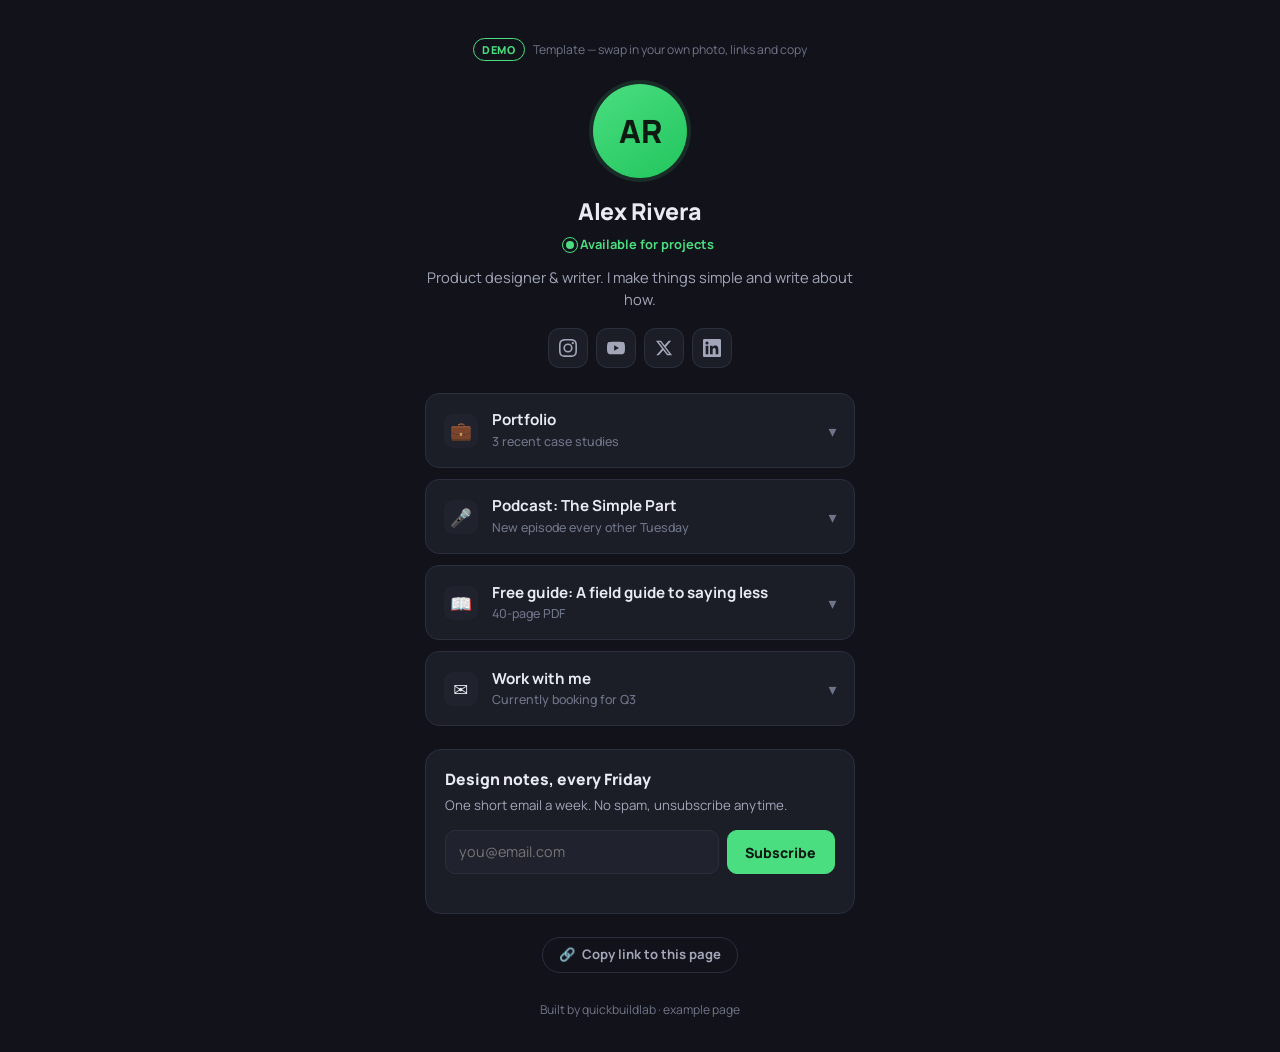
<file: link-in-bio/index.html>
<!DOCTYPE html>
<html lang="en">
<head>
<meta charset="UTF-8" />
<meta name="viewport" content="width=device-width, initial-scale=1" />
<title>Alex Rivera — Links</title>
<link rel="preconnect" href="https://fonts.googleapis.com" />
<link rel="preconnect" href="https://fonts.gstatic.com" crossorigin />
<link rel="stylesheet" href="https://fonts.googleapis.com/css2?family=Manrope:wght@400;500;600;700;800&display=swap" />
<style>
  * { box-sizing: border-box; margin: 0; padding: 0; }
  :root {
    --bg:#12131a; --card:#1b1d27; --card-2:#20232e;
    --ink:#e9ebf2; --ink-soft:#a2a6b8; --ink-faint:#6f7488;
    --line:#2b2e3c; --accent:#4ade80;
    font-family:"Manrope", system-ui, -apple-system, sans-serif;
  }
  body {
    background: var(--bg); color: var(--ink); line-height: 1.5; -webkit-font-smoothing: antialiased;
    min-height: 100vh; display: flex; flex-direction: column; align-items: center;
    padding: 2.4rem 1.1rem 2rem;
  }
  .page { width: 100%; max-width: 430px; }

  .demo-note { display: flex; align-items: center; gap: 0.5rem; justify-content: center;
    font-size: 0.76rem; color: var(--ink-faint); margin-bottom: 1.4rem; }
  .demo-note .chip { font-weight: 800; letter-spacing: 0.08em; text-transform: uppercase;
    color: var(--accent); border: 1px solid var(--accent); border-radius: 999px; padding: 0.15rem 0.5rem; font-size: 0.68rem; }

  .hero { text-align: center; margin-bottom: 1.6rem; }
  .avatar { width: 94px; height: 94px; border-radius: 50%; margin: 0 auto 1rem;
    background: linear-gradient(145deg, #4ade80, #22c55e);
    display: flex; align-items: center; justify-content: center;
    font-size: 2rem; font-weight: 800; color: #0c1a12;
    box-shadow: 0 0 0 4px rgba(74, 222, 128, 0.12); }
  .name { font-size: 1.45rem; font-weight: 800; letter-spacing: -0.02em; }
  .status { display: inline-flex; align-items: center; gap: 0.4rem; font-size: 0.8rem; font-weight: 700;
    color: var(--accent); margin-top: 0.4rem; }
  .status .pulse { width: 8px; height: 8px; border-radius: 50%; background: var(--accent); position: relative; }
  .status .pulse::after { content: ""; position: absolute; inset: -4px; border-radius: 50%;
    border: 1px solid var(--accent); animation: ring 1.8s ease-out infinite; }
  @keyframes ring { 0% { transform: scale(0.6); opacity: 1; } 100% { transform: scale(1.6); opacity: 0; } }
  .bio { color: var(--ink-soft); font-size: 0.92rem; margin-top: 0.7rem; }

  .socials { display: flex; justify-content: center; gap: 0.5rem; margin: 1.1rem 0 0; }
  .socials a { width: 40px; height: 40px; border-radius: 11px; border: 1px solid var(--line);
    background: var(--card); display: flex; align-items: center; justify-content: center;
    color: var(--ink-soft); text-decoration: none; transition: border-color 0.15s, color 0.15s, transform 0.12s; }
  .socials a:hover { border-color: var(--accent); color: var(--accent); transform: translateY(-2px); }
  .socials svg { width: 18px; height: 18px; fill: currentColor; }

  /* ---------- EXPANDING LINKS ---------- */
  .links { display: flex; flex-direction: column; gap: 0.7rem; }
  .item { border: 1px solid var(--line); border-radius: 14px; background: var(--card); overflow: hidden;
    transition: border-color 0.15s ease; }
  .item.open { border-color: var(--accent); }
  .link {
    width: 100%; display: flex; align-items: center; gap: 0.9rem; font: inherit; cursor: pointer;
    padding: 0.95rem 1.1rem; background: transparent; border: 0; color: var(--ink); text-align: left;
  }
  .link .ic { width: 34px; height: 34px; border-radius: 9px; flex: none;
    background: var(--card-2); display: flex; align-items: center; justify-content: center; font-size: 1.1rem; }
  .link .tx { flex: 1; font-weight: 700; font-size: 0.95rem; }
  .link .tx small { display: block; font-weight: 500; font-size: 0.78rem; color: var(--ink-faint); margin-top: 1px; }
  .link .chev { color: var(--ink-faint); font-weight: 800; transition: transform 0.25s ease; }
  .item.open .chev { transform: rotate(180deg); color: var(--accent); }

  .panel { display: grid; grid-template-rows: 0fr; transition: grid-template-rows 0.3s ease; }
  .item.open .panel { grid-template-rows: 1fr; }
  .panel-inner { overflow: hidden; }
  .panel-pad { padding: 0.2rem 1.1rem 1.1rem; border-top: 1px solid var(--line); margin-top: 0.1rem; }

  /* portfolio */
  .proj { display: flex; gap: 0.8rem; align-items: flex-start; padding: 0.7rem 0; border-bottom: 1px solid var(--line); }
  .proj:last-child { border-bottom: 0; padding-bottom: 0; }
  .proj:first-child { padding-top: 0.8rem; }
  .proj .thumb { width: 42px; height: 42px; border-radius: 9px; flex: none; }
  .proj b { font-size: 0.9rem; font-weight: 700; }
  .proj .tag { font-size: 0.68rem; font-weight: 700; text-transform: uppercase; letter-spacing: 0.05em;
    color: var(--accent); margin-left: 0.4rem; }
  .proj p { font-size: 0.82rem; color: var(--ink-soft); margin-top: 0.15rem; }

  /* podcast */
  .ep { display: flex; gap: 0.75rem; align-items: center; padding: 0.6rem 0; border-bottom: 1px solid var(--line); }
  .ep:last-child { border-bottom: 0; padding-bottom: 0; }
  .ep:first-child { padding-top: 0.8rem; }
  .ep .play { width: 32px; height: 32px; border-radius: 50%; flex: none; border: 1px solid var(--ink-faint);
    background: transparent; color: var(--ink); cursor: pointer; display: flex; align-items: center; justify-content: center; font-size: 0.7rem; }
  .ep.playing .play { border-color: var(--accent); background: var(--accent); color: #0c1a12; }
  .ep .ep-main { flex: 1; }
  .ep .ep-main b { font-size: 0.88rem; font-weight: 700; }
  .ep .ep-main span { display: block; font-size: 0.76rem; color: var(--ink-faint); }
  .ep .prog { height: 3px; background: var(--card-2); border-radius: 999px; margin-top: 0.35rem; overflow: hidden; display: none; }
  .ep.playing .prog { display: block; }
  .ep .prog > i { display: block; height: 100%; width: 0; background: var(--accent); animation: seek 18s linear forwards; }
  @keyframes seek { to { width: 100%; } }

  /* guide */
  .guide { display: flex; gap: 0.9rem; padding-top: 0.8rem; }
  .guide .cover { width: 74px; height: 96px; border-radius: 8px; flex: none;
    background: linear-gradient(160deg, #4ade80, #16a34a); display: flex; align-items: flex-end; padding: 0.5rem;
    font-size: 0.62rem; font-weight: 800; color: #0c1a12; line-height: 1.2; }
  .guide ul { list-style: none; font-size: 0.82rem; color: var(--ink-soft); }
  .guide li { padding: 0.15rem 0 0.15rem 1rem; position: relative; }
  .guide li::before { content: "\2013"; position: absolute; left: 0; color: var(--accent); }
  .mini-form { display: flex; gap: 0.4rem; margin-top: 0.7rem; }
  .mini-form input { flex: 1; font: inherit; font-size: 0.85rem; padding: 0.55rem 0.7rem; border-radius: 9px;
    border: 1px solid var(--line); background: var(--card-2); color: var(--ink); min-width: 0; }
  .mini-form input:focus { outline: 2px solid var(--accent); outline-offset: 1px; border-color: var(--accent); }
  .mini-form button, .msg-form button { font: inherit; font-weight: 800; font-size: 0.82rem; cursor: pointer; white-space: nowrap;
    padding: 0.55rem 0.9rem; border-radius: 9px; border: 1px solid var(--accent); background: var(--accent); color: #0c1a12; }
  .mini-err { font-size: 0.76rem; color: #f87171; margin-top: 0.4rem; min-height: 1em; }
  .mini-ok { display: none; align-items: center; gap: 0.5rem; font-size: 0.85rem; font-weight: 700; color: var(--accent); margin-top: 0.7rem; }
  .done .mini-form, .done .msg-fields { display: none; }
  .done .mini-ok, .done .msg-ok { display: flex; }

  /* work with me */
  .avail { font-size: 0.85rem; font-weight: 700; color: var(--accent); padding-top: 0.8rem; }
  .svc { list-style: none; margin: 0.6rem 0 0.9rem; font-size: 0.84rem; color: var(--ink-soft); }
  .svc li { padding: 0.22rem 0 0.22rem 1.3rem; position: relative; }
  .svc li::before { content: "\2192"; position: absolute; left: 0; color: var(--accent); font-weight: 800; }
  .msg-form { display: flex; flex-direction: column; gap: 0.5rem; }
  .msg-form input, .msg-form textarea { font: inherit; font-size: 0.85rem; padding: 0.55rem 0.7rem; border-radius: 9px;
    border: 1px solid var(--line); background: var(--card-2); color: var(--ink); width: 100%; resize: vertical; }
  .msg-form input:focus, .msg-form textarea:focus { outline: 2px solid var(--accent); outline-offset: 1px; border-color: var(--accent); }
  .msg-form textarea { min-height: 60px; }
  .msg-form button { align-self: flex-start; }
  .msg-err { font-size: 0.76rem; color: #f87171; min-height: 1em; }
  .msg-ok { display: none; align-items: center; gap: 0.5rem; font-size: 0.85rem; font-weight: 700; color: var(--accent); padding-top: 0.5rem; }
  .ticky { width: 20px; height: 20px; border-radius: 50%; background: var(--accent); color: #0c1a12;
    display: flex; align-items: center; justify-content: center; font-weight: 800; font-size: 0.72rem; flex: none; }

  /* newsletter */
  .subscribe { margin: 1.4rem 0; background: var(--card); border: 1px solid var(--line); border-radius: 16px; padding: 1.15rem 1.2rem; }
  .subscribe h3 { font-size: 0.98rem; font-weight: 800; }
  .subscribe p { font-size: 0.83rem; color: var(--ink-soft); margin: 0.25rem 0 0.9rem; }
  .sub-row { display: flex; gap: 0.5rem; }
  .subscribe input { flex: 1; font: inherit; font-size: 0.9rem; padding: 0.65rem 0.8rem; border-radius: 10px;
    border: 1px solid var(--line); background: var(--card-2); color: var(--ink); min-width: 0; }
  .subscribe input:focus { outline: 2px solid var(--accent); outline-offset: 1px; border-color: var(--accent); }
  .subscribe button { font: inherit; font-weight: 800; font-size: 0.88rem; cursor: pointer; white-space: nowrap;
    padding: 0.65rem 1.1rem; border-radius: 10px; border: 1px solid var(--accent); background: var(--accent); color: #0c1a12; }
  .sub-err { font-size: 0.78rem; color: #f87171; margin-top: 0.5rem; min-height: 1em; }
  .sub-ok { display: none; align-items: center; gap: 0.55rem; font-size: 0.9rem; font-weight: 700; color: var(--accent); }
  .subscribe.done .sub-form { display: none; }
  .subscribe.done .sub-ok { display: flex; }

  .share { display: flex; justify-content: center; margin-top: 1.4rem; }
  .share button { font: inherit; font-size: 0.82rem; font-weight: 700; cursor: pointer; color: var(--ink-soft);
    background: transparent; border: 1px solid var(--line); border-radius: 999px; padding: 0.45rem 1rem;
    display: inline-flex; align-items: center; gap: 0.45rem; }
  .share button:hover { border-color: var(--accent); color: var(--accent); }

  .toast { position: fixed; left: 50%; bottom: 1.4rem; transform: translateX(-50%) translateY(20px);
    background: var(--card-2); border: 1px solid var(--line); color: var(--ink);
    font-size: 0.83rem; font-weight: 600; padding: 0.6rem 1rem; border-radius: 10px;
    opacity: 0; pointer-events: none; transition: opacity 0.2s, transform 0.2s; }
  .toast.show { opacity: 1; transform: translateX(-50%) translateY(0); }

  footer { text-align: center; margin-top: 1.8rem; font-size: 0.76rem; color: var(--ink-faint); }
</style>
</head>
<body>
<div class="page">
  <div class="demo-note"><span class="chip">Demo</span> Template &mdash; swap in your own photo, links and copy</div>

  <div class="hero">
    <div class="avatar">AR</div>
    <div class="name">Alex Rivera</div>
    <div class="status"><span class="pulse"></span> Available for projects</div>
    <p class="bio">Product designer &amp; writer. I make things simple and write about how.</p>
    <div class="socials">
      <a href="https://instagram.com" target="_blank" rel="noopener" aria-label="Instagram"><svg viewBox="0 0 24 24"><path d="M12 2.163c3.204 0 3.584.012 4.85.07 3.252.148 4.771 1.691 4.919 4.919.058 1.265.069 1.645.069 4.849 0 3.205-.012 3.584-.069 4.849-.149 3.225-1.664 4.771-4.919 4.919-1.266.058-1.644.07-4.85.07-3.204 0-3.584-.012-4.849-.07-3.26-.149-4.771-1.699-4.919-4.92-.058-1.265-.07-1.644-.07-4.849 0-3.204.013-3.583.07-4.849.149-3.227 1.664-4.771 4.919-4.919 1.266-.057 1.645-.069 4.849-.069zM12 0C8.741 0 8.333.014 7.053.072 2.695.272.273 2.69.073 7.052.014 8.333 0 8.741 0 12c0 3.259.014 3.668.072 4.948.2 4.358 2.618 6.78 6.98 6.98C8.333 23.986 8.741 24 12 24c3.259 0 3.668-.014 4.948-.072 4.354-.2 6.782-2.618 6.979-6.98.059-1.28.073-1.689.073-4.948 0-3.259-.014-3.667-.072-4.947-.196-4.354-2.617-6.78-6.979-6.98C15.668.014 15.259 0 12 0zm0 5.838a6.162 6.162 0 100 12.324 6.162 6.162 0 000-12.324zM12 16a4 4 0 110-8 4 4 0 010 8zm6.406-11.845a1.44 1.44 0 100 2.881 1.44 1.44 0 000-2.881z"/></svg></a>
      <a href="https://youtube.com" target="_blank" rel="noopener" aria-label="YouTube"><svg viewBox="0 0 24 24"><path d="M23.498 6.186a3.016 3.016 0 00-2.122-2.136C19.505 3.545 12 3.545 12 3.545s-7.505 0-9.377.505A3.017 3.017 0 00.502 6.186C0 8.07 0 12 0 12s0 3.93.502 5.814a3.016 3.016 0 002.122 2.136c1.871.505 9.376.505 9.376.505s7.505 0 9.377-.505a3.015 3.015 0 002.122-2.136C24 15.93 24 12 24 12s0-3.93-.502-5.814zM9.545 15.568V8.432L15.818 12l-6.273 3.568z"/></svg></a>
      <a href="https://x.com" target="_blank" rel="noopener" aria-label="X"><svg viewBox="0 0 24 24"><path d="M18.244 2.25h3.308l-7.227 8.26 8.502 11.24H16.17l-5.214-6.817L4.99 21.75H1.68l7.73-8.835L1.254 2.25H8.08l4.713 6.231zm-1.161 17.52h1.833L7.084 4.126H5.117z"/></svg></a>
      <a href="https://linkedin.com" target="_blank" rel="noopener" aria-label="LinkedIn"><svg viewBox="0 0 24 24"><path d="M20.447 20.452h-3.554v-5.569c0-1.328-.027-3.037-1.852-3.037-1.853 0-2.136 1.445-2.136 2.939v5.667H9.351V9h3.414v1.561h.046c.477-.9 1.637-1.85 3.37-1.85 3.601 0 4.267 2.37 4.267 5.455v6.286zM5.337 7.433a2.062 2.062 0 01-2.063-2.065 2.064 2.064 0 112.063 2.065zm1.782 13.019H3.555V9h3.564v11.452zM22.225 0H1.771C.792 0 0 .774 0 1.729v20.542C0 23.227.792 24 1.771 24h20.451C23.2 24 24 23.227 24 22.271V1.729C24 .774 23.2 0 22.225 0z"/></svg></a>
    </div>
  </div>

  <div class="links">

    <div class="item">
      <button class="link" aria-expanded="false">
        <span class="ic">&#128188;</span>
        <span class="tx">Portfolio<small>3 recent case studies</small></span>
        <span class="chev">&#9662;</span>
      </button>
      <div class="panel"><div class="panel-inner"><div class="panel-pad">
        <div class="proj">
          <span class="thumb" style="background:linear-gradient(140deg,#4ade80,#0891b2)"></span>
          <div><b>Ledger</b><span class="tag">Fintech</span><p>Rebuilt a banking app's money-movement flow. 22% fewer support tickets in three months.</p></div>
        </div>
        <div class="proj">
          <span class="thumb" style="background:linear-gradient(140deg,#f59e0b,#ec4899)"></span>
          <div><b>Tally</b><span class="tag">Consumer</span><p>A habit tracker that fits one screen. Sits at 4.8 stars on the App Store.</p></div>
        </div>
        <div class="proj">
          <span class="thumb" style="background:linear-gradient(140deg,#8b5cf6,#3b82f6)"></span>
          <div><b>Foldit</b><span class="tag">Travel</span><p>Packing lists that build themselves from your trip length and weather.</p></div>
        </div>
      </div></div></div>
    </div>

    <div class="item">
      <button class="link" aria-expanded="false">
        <span class="ic">&#127908;</span>
        <span class="tx">Podcast: The Simple Part<small>New episode every other Tuesday</small></span>
        <span class="chev">&#9662;</span>
      </button>
      <div class="panel"><div class="panel-inner"><div class="panel-pad">
        <div class="ep">
          <button class="play" aria-label="Play">&#9654;</button>
          <div class="ep-main"><b>14 &middot; Saying no to good ideas</b><span>34 min &middot; 2 weeks ago</span><div class="prog"><i></i></div></div>
        </div>
        <div class="ep">
          <button class="play" aria-label="Play">&#9654;</button>
          <div class="ep-main"><b>13 &middot; The one-screen rule</b><span>28 min &middot; 1 month ago</span><div class="prog"><i></i></div></div>
        </div>
        <div class="ep">
          <button class="play" aria-label="Play">&#9654;</button>
          <div class="ep-main"><b>12 &middot; Interviewing users without leading them</b><span>41 min &middot; 6 weeks ago</span><div class="prog"><i></i></div></div>
        </div>
        <div class="ep">
          <button class="play" aria-label="Play">&#9654;</button>
          <div class="ep-main"><b>11 &middot; When a setting is the wrong answer</b><span>25 min &middot; 2 months ago</span><div class="prog"><i></i></div></div>
        </div>
      </div></div></div>
    </div>

    <div class="item">
      <button class="link" aria-expanded="false">
        <span class="ic">&#128214;</span>
        <span class="tx">Free guide: A field guide to saying less<small>40-page PDF</small></span>
        <span class="chev">&#9662;</span>
      </button>
      <div class="panel"><div class="panel-inner"><div class="panel-pad">
        <div class="guide" id="guideBox">
          <span class="cover">A field guide to saying less</span>
          <div>
            <ul>
              <li>Cutting a screen to one job</li>
              <li>The three-label limit</li>
              <li>When to remove a feature</li>
              <li>Saying less in error messages</li>
            </ul>
            <form class="mini-form" id="guideForm" novalidate>
              <input type="email" id="guideEmail" placeholder="you@email.com" aria-label="Email for the guide" />
              <button type="submit">Email me the PDF</button>
            </form>
            <div class="mini-err" id="guideErr"></div>
            <div class="mini-ok"><span class="ticky">&#10003;</span> On its way &mdash; check your inbox.</div>
          </div>
        </div>
      </div></div></div>
    </div>

    <div class="item">
      <button class="link" aria-expanded="false">
        <span class="ic">&#9993;</span>
        <span class="tx">Work with me<small>Currently booking for Q3</small></span>
        <span class="chev">&#9662;</span>
      </button>
      <div class="panel"><div class="panel-inner"><div class="panel-pad">
        <div class="avail">Booking projects starting July &ndash; September</div>
        <ul class="svc">
          <li>Product design audit (1&ndash;2 weeks)</li>
          <li>0&rarr;1 app design</li>
          <li>Design system setup</li>
        </ul>
        <div id="msgBox">
          <form class="msg-form" id="msgForm" novalidate>
            <div class="msg-fields">
              <input type="email" id="msgEmail" placeholder="Your email" aria-label="Your email" />
              <textarea id="msgText" placeholder="A line or two about your project" aria-label="Message"></textarea>
              <div class="msg-err" id="msgErr"></div>
              <button type="submit">Send message</button>
            </div>
          </form>
          <div class="msg-ok"><span class="ticky">&#10003;</span> Message sent. I'll reply within two days.</div>
        </div>
      </div></div></div>
    </div>

  </div>

  <div class="subscribe" id="sub">
    <div class="sub-form">
      <h3>Design notes, every Friday</h3>
      <p>One short email a week. No spam, unsubscribe anytime.</p>
      <form class="sub-row" id="subForm" novalidate>
        <input type="email" id="email" placeholder="you@email.com" aria-label="Email address" />
        <button type="submit">Subscribe</button>
      </form>
      <div class="sub-err" id="subErr"></div>
    </div>
    <div class="sub-ok"><span class="ticky">&#10003;</span> You're on the list. Check your inbox to confirm.</div>
  </div>

  <div class="share">
    <button id="shareBtn"><span>&#128279;</span> Copy link to this page</button>
  </div>

  <footer>Built by quickbuildlab &middot; example page</footer>
</div>

<div class="toast" id="toast"></div>

<script>
(function () {
  var $ = function (id) { return document.getElementById(id); };
  var validEmail = function (v) { return /^[^\s@]+@[^\s@]+\.[^\s@]+$/.test(v); };

  function toast(msg) {
    var t = $("toast");
    t.textContent = msg;
    t.classList.add("show");
    clearTimeout(t._h);
    t._h = setTimeout(function () { t.classList.remove("show"); }, 2200);
  }

  // accordion
  var items = document.querySelectorAll(".links .item");
  items.forEach(function (it) {
    var btn = it.querySelector(".link");
    btn.addEventListener("click", function () {
      var open = it.classList.contains("open");
      items.forEach(function (o) { o.classList.remove("open"); o.querySelector(".link").setAttribute("aria-expanded", "false"); });
      if (!open) { it.classList.add("open"); btn.setAttribute("aria-expanded", "true"); }
    });
  });

  // podcast play toggles
  document.querySelectorAll(".ep .play").forEach(function (p) {
    p.addEventListener("click", function (e) {
      e.stopPropagation();
      var ep = p.closest(".ep");
      var wasPlaying = ep.classList.contains("playing");
      document.querySelectorAll(".ep").forEach(function (x) {
        x.classList.remove("playing");
        x.querySelector(".play").innerHTML = "&#9654;";
        var bar = x.querySelector(".prog > i");
        bar.style.animation = "none"; void bar.offsetWidth;
      });
      if (!wasPlaying) {
        ep.classList.add("playing");
        p.innerHTML = "&#10073;&#10073;";
        var bar = ep.querySelector(".prog > i");
        bar.style.animation = "";
        bar.style.animation = "seek 18s linear forwards";
      }
    });
  });

  // guide email
  $("guideForm").addEventListener("submit", function (e) {
    e.preventDefault();
    if (!validEmail($("guideEmail").value.trim())) { $("guideErr").textContent = "Enter a valid email."; return; }
    $("guideErr").textContent = "";
    $("guideBox").classList.add("done");
  });
  $("guideEmail").addEventListener("input", function () { $("guideErr").textContent = ""; });

  // work-with-me message
  $("msgForm").addEventListener("submit", function (e) {
    e.preventDefault();
    var okE = validEmail($("msgEmail").value.trim());
    var okT = $("msgText").value.trim().length >= 4;
    if (!okE) { $("msgErr").textContent = "Enter a valid email."; return; }
    if (!okT) { $("msgErr").textContent = "Add a short message first."; return; }
    $("msgErr").textContent = "";
    $("msgBox").classList.add("done");
  });
  $("msgEmail").addEventListener("input", function () { $("msgErr").textContent = ""; });
  $("msgText").addEventListener("input", function () { $("msgErr").textContent = ""; });

  // newsletter
  $("subForm").addEventListener("submit", function (e) {
    e.preventDefault();
    if (!validEmail($("email").value.trim())) { $("subErr").textContent = "Enter a valid email address."; return; }
    $("subErr").textContent = "";
    $("sub").classList.add("done");
  });
  $("email").addEventListener("input", function () { $("subErr").textContent = ""; });

  // copy link
  $("shareBtn").addEventListener("click", function () {
    var url = window.location.href;
    if (navigator.clipboard && navigator.clipboard.writeText) {
      navigator.clipboard.writeText(url).then(function () { toast("Link copied to clipboard"); })
        .catch(function () { toast(url); });
    } else {
      try {
        var ta = document.createElement("textarea");
        ta.value = url; ta.style.position = "fixed"; ta.style.opacity = "0";
        document.body.appendChild(ta); ta.select(); document.execCommand("copy");
        document.body.removeChild(ta); toast("Link copied to clipboard");
      } catch (e) { toast(url); }
    }
  });
})();
</script>
</body>
</html>
</file>
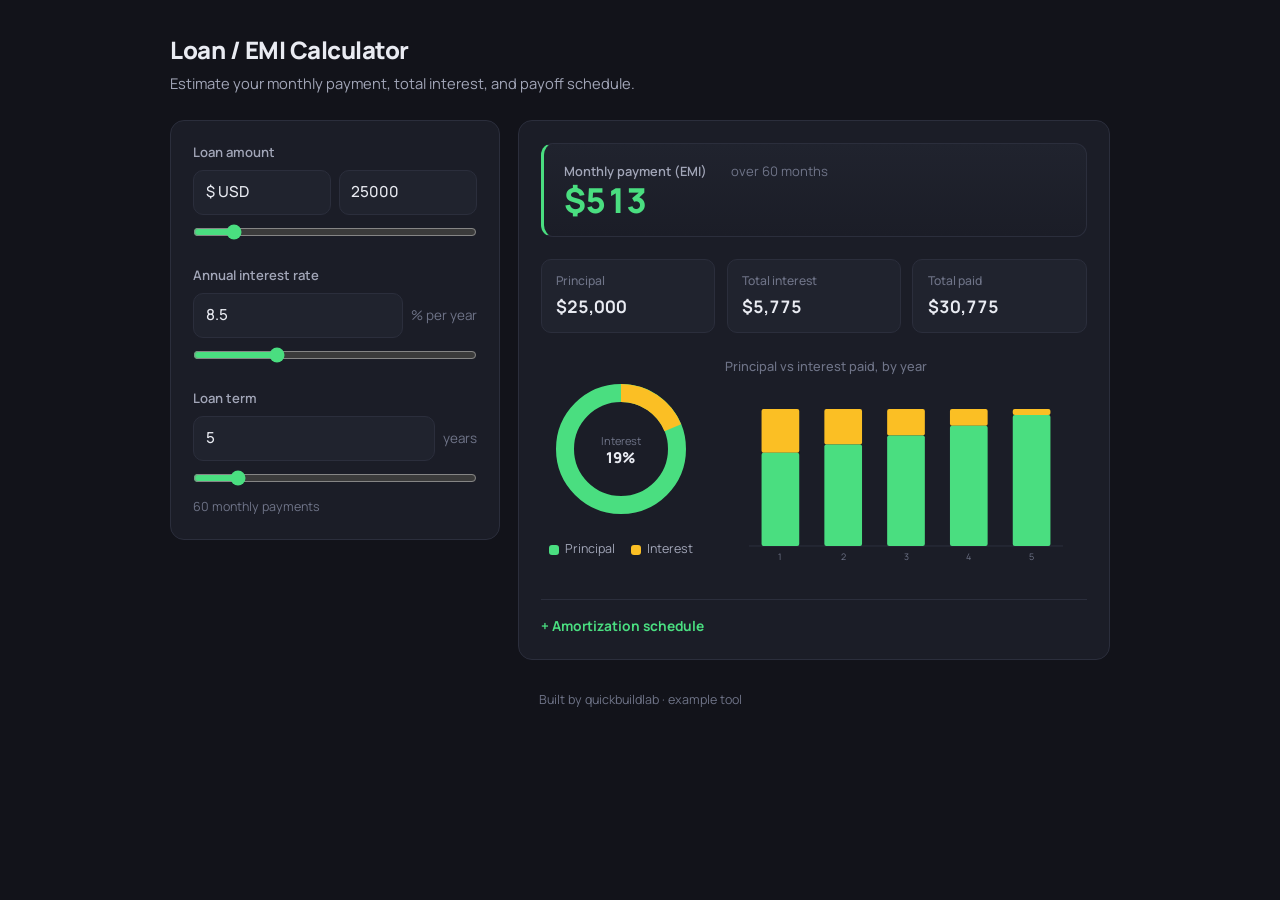
<file: loan-calculator/index.html>
<!DOCTYPE html>
<html lang="en">
<head>
<meta charset="UTF-8" />
<meta name="viewport" content="width=device-width, initial-scale=1" />
<title>Loan / EMI Calculator</title>
<link rel="preconnect" href="https://fonts.googleapis.com" />
<link rel="preconnect" href="https://fonts.gstatic.com" crossorigin />
<link rel="stylesheet" href="https://fonts.googleapis.com/css2?family=Manrope:wght@400;500;600;700;800&display=swap" />
<style>
  * { box-sizing: border-box; margin: 0; padding: 0; }
  :root {
    --bg:#12131a; --card:#1b1d27; --card-2:#20232e;
    --ink:#e9ebf2; --ink-soft:#a2a6b8; --ink-faint:#6f7488;
    --line:#2b2e3c; --accent:#4ade80; --accent-dim:#1f3b2a;
    --c-principal:#4ade80; --c-interest:#fbbf24;
    --radius:14px;
    font-family:"Manrope", system-ui, -apple-system, sans-serif;
  }
  body { background: var(--bg); color: var(--ink); line-height: 1.5; -webkit-font-smoothing: antialiased; padding: 2rem 1rem 3rem; }
  .wrap { max-width: 940px; margin: 0 auto; }

  header { margin-bottom: 1.6rem; }
  h1 { font-size: 1.5rem; font-weight: 800; letter-spacing: -0.02em; }
  header p { color: var(--ink-soft); font-size: 0.92rem; margin-top: 0.25rem; }

  .grid { display: grid; grid-template-columns: 330px 1fr; gap: 1.1rem; align-items: start; }
  @media (max-width: 780px) { .grid { grid-template-columns: 1fr; } }

  .card { background: var(--card); border: 1px solid var(--line); border-radius: var(--radius); padding: 1.4rem; }

  .field { margin-bottom: 1.25rem; }
  .field:last-child { margin-bottom: 0; }
  label { display: block; font-size: 0.82rem; font-weight: 600; color: var(--ink-soft); margin-bottom: 0.45rem; }
  .input-row { display: flex; align-items: center; gap: 0.5rem; }
  input[type="number"], select {
    width: 100%; font: inherit; font-size: 0.95rem; font-weight: 500; padding: 0.62rem 0.7rem;
    border: 1px solid var(--line); border-radius: 10px; background: var(--card-2); color: var(--ink);
    -webkit-appearance: none; appearance: none;
  }
  input[type="number"]:focus, select:focus { outline: 2px solid var(--accent); outline-offset: 1px; border-color: var(--accent); }
  select option { color: #111; }
  .suffix { font-size: 0.84rem; color: var(--ink-faint); white-space: nowrap; }
  input[type="range"] { width: 100%; margin-top: 0.6rem; accent-color: var(--accent); }
  .rangeval { font-size: 0.78rem; color: var(--ink-faint); margin-top: 0.35rem; }

  .result-panel {
    background: linear-gradient(180deg, var(--card-2), var(--card));
    border: 1px solid var(--line); border-left: 3px solid var(--accent);
    border-radius: 12px; padding: 1.1rem 1.25rem; margin-bottom: 1.35rem;
    display: flex; flex-wrap: wrap; align-items: baseline; gap: 0.4rem 1.5rem;
  }
  .emi-label { font-size: 0.8rem; font-weight: 600; color: var(--ink-soft); }
  .emi-value { font-size: 2.15rem; font-weight: 800; letter-spacing: -0.02em; font-variant-numeric: tabular-nums; line-height: 1.1; color: var(--accent); }
  .emi-sub { font-size: 0.82rem; color: var(--ink-faint); }

  .stats { display: grid; grid-template-columns: repeat(3, 1fr); gap: 0.7rem; margin-bottom: 1.5rem; }
  @media (max-width: 460px) { .stats { grid-template-columns: 1fr; } }
  .stat { background: var(--card-2); border: 1px solid var(--line); border-radius: 10px; padding: 0.78rem 0.9rem; }
  .stat .k { font-size: 0.76rem; color: var(--ink-faint); font-weight: 500; }
  .stat .v { font-size: 1.08rem; font-weight: 700; font-variant-numeric: tabular-nums; margin-top: 0.2rem; }

  .charts { display: grid; grid-template-columns: 160px 1fr; gap: 1.5rem; align-items: center; }
  @media (max-width: 560px) { .charts { grid-template-columns: 1fr; } }
  .donut-wrap { text-align: center; }
  .legend { display: flex; flex-wrap: wrap; justify-content: center; gap: 0.5rem 1rem; margin-top: 0.65rem; font-size: 0.78rem; color: var(--ink-soft); }
  .legend span { display: inline-flex; align-items: center; gap: 0.35rem; }
  .dot { width: 10px; height: 10px; border-radius: 3px; display: inline-block; }
  .bars-title { font-size: 0.8rem; color: var(--ink-faint); font-weight: 500; margin-bottom: 0.55rem; }

  .sched { margin-top: 1.4rem; border-top: 1px solid var(--line); padding-top: 1.05rem; }
  .sched summary { cursor: pointer; font-size: 0.86rem; font-weight: 700; color: var(--accent); list-style: none; }
  .sched summary::-webkit-details-marker { display: none; }
  .sched summary::before { content: "+ "; }
  .sched[open] summary::before { content: "\2013 "; }
  table { width: 100%; border-collapse: collapse; margin-top: 0.85rem; font-size: 0.83rem; font-variant-numeric: tabular-nums; }
  th, td { text-align: right; padding: 0.45rem 0.5rem; border-bottom: 1px solid var(--line); }
  th:first-child, td:first-child { text-align: left; }
  th { color: var(--ink-faint); font-weight: 600; font-size: 0.77rem; }
  tbody tr:hover { background: var(--card-2); }
  .tbl-scroll { max-height: 280px; overflow-y: auto; }

  footer { text-align: center; margin-top: 1.9rem; font-size: 0.78rem; color: var(--ink-faint); }
</style>
</head>
<body>
<div class="wrap">
  <header>
    <h1>Loan / EMI Calculator</h1>
    <p>Estimate your monthly payment, total interest, and payoff schedule.</p>
  </header>

  <div class="grid">
    <form class="card" id="form" autocomplete="off">
      <div class="field">
        <label for="amount">Loan amount</label>
        <div class="input-row">
          <select id="currency" aria-label="Currency">
            <option value="$">$ USD</option>
            <option value="&pound;">&pound; GBP</option>
            <option value="&euro;">&euro; EUR</option>
            <option value="&#8377;">&#8377; INR</option>
            <option value="Rs ">Rs NPR</option>
            <option value="A$">A$ AUD</option>
          </select>
          <input type="number" id="amount" value="25000" min="0" step="500" />
        </div>
        <input type="range" id="amountR" min="1000" max="200000" step="1000" value="25000" />
      </div>

      <div class="field">
        <label for="rate">Annual interest rate</label>
        <div class="input-row">
          <input type="number" id="rate" value="8.5" min="0" step="0.1" />
          <span class="suffix">% per year</span>
        </div>
        <input type="range" id="rateR" min="0" max="30" step="0.1" value="8.5" />
      </div>

      <div class="field">
        <label for="years">Loan term</label>
        <div class="input-row">
          <input type="number" id="years" value="5" min="1" step="1" />
          <span class="suffix">years</span>
        </div>
        <input type="range" id="yearsR" min="1" max="30" step="1" value="5" />
        <div class="rangeval" id="monthsNote">60 monthly payments</div>
      </div>
    </form>

    <div class="card">
      <div class="result-panel">
        <div>
          <div class="emi-label">Monthly payment (EMI)</div>
          <div class="emi-value" id="emi">$0</div>
        </div>
        <div class="emi-sub" id="emiCount">over 0 months</div>
      </div>

      <div class="stats">
        <div class="stat"><div class="k">Principal</div><div class="v" id="sPrincipal">$0</div></div>
        <div class="stat"><div class="k">Total interest</div><div class="v" id="sInterest">$0</div></div>
        <div class="stat"><div class="k">Total paid</div><div class="v" id="sTotal">$0</div></div>
      </div>

      <div class="charts">
        <div class="donut-wrap">
          <svg width="150" height="150" viewBox="0 0 150 150" role="img" aria-label="Principal vs interest split">
            <circle cx="75" cy="75" r="56" fill="none" stroke="var(--c-principal)" stroke-width="18" />
            <circle id="donutArc" cx="75" cy="75" r="56" fill="none" stroke="var(--c-interest)" stroke-width="18"
                    stroke-dasharray="0 999" transform="rotate(-90 75 75)" />
            <text x="75" y="71" text-anchor="middle" font-size="11" fill="#6f7488">Interest</text>
            <text x="75" y="89" text-anchor="middle" font-size="15" font-weight="800" fill="#e9ebf2" id="donutPct">0%</text>
          </svg>
          <div class="legend">
            <span><i class="dot" style="background:var(--c-principal)"></i>Principal</span>
            <span><i class="dot" style="background:var(--c-interest)"></i>Interest</span>
          </div>
        </div>
        <div>
          <div class="bars-title">Principal vs interest paid, by year</div>
          <svg id="bars" width="100%" height="185" preserveAspectRatio="none" role="img" aria-label="Yearly principal and interest bars"></svg>
        </div>
      </div>

      <details class="sched">
        <summary>Amortization schedule</summary>
        <div class="tbl-scroll">
          <table>
            <thead><tr><th>Month</th><th>Payment</th><th>Principal</th><th>Interest</th><th>Balance</th></tr></thead>
            <tbody id="schedBody"></tbody>
          </table>
        </div>
      </details>
    </div>
  </div>

  <footer>Built by quickbuildlab &middot; example tool</footer>
</div>

<script>
(function () {
  var $ = function (id) { return document.getElementById(id); };
  var cur = "$";
  var fmt = function (n) { return cur + Math.round(n).toLocaleString("en-US"); };

  function link(numId, rangeId) {
    var n = $(numId), r = $(rangeId);
    n.addEventListener("input", function () { r.value = n.value; calc(); });
    r.addEventListener("input", function () { n.value = r.value; calc(); });
  }
  link("amount", "amountR");
  link("rate", "rateR");
  link("years", "yearsR");
  $("currency").addEventListener("change", function () { cur = $("currency").value; calc(); });

  function calc() {
    var P = parseFloat($("amount").value) || 0;
    var annual = parseFloat($("rate").value) || 0;
    var years = parseInt($("years").value, 10) || 1;
    var n = years * 12;
    var r = annual / 100 / 12;

    $("monthsNote").textContent = n + " monthly payments";
    var emi = r === 0 ? P / n : P * r * Math.pow(1 + r, n) / (Math.pow(1 + r, n) - 1);

    var balance = P, totalInterest = 0, yearly = [], rows = "";
    for (var m = 1; m <= n; m++) {
      var interest = balance * r;
      var principal = emi - interest;
      var pay = emi;
      if (m === n) { principal = balance; pay = principal + interest; }
      balance -= principal;
      if (balance < 0) balance = 0;
      totalInterest += interest;

      var y = Math.ceil(m / 12) - 1;
      if (!yearly[y]) yearly[y] = { p: 0, i: 0 };
      yearly[y].p += principal;
      yearly[y].i += interest;

      rows += "<tr><td>" + m + "</td><td>" + fmt(pay) + "</td><td>" + fmt(principal) +
              "</td><td>" + fmt(interest) + "</td><td>" + fmt(balance) + "</td></tr>";
    }

    var totalPaid = P + totalInterest;
    $("emi").textContent = fmt(emi);
    $("emiCount").textContent = "over " + n + " months";
    $("sPrincipal").textContent = fmt(P);
    $("sInterest").textContent = fmt(totalInterest);
    $("sTotal").textContent = fmt(totalPaid);
    $("schedBody").innerHTML = rows;

    var pct = totalPaid > 0 ? totalInterest / totalPaid : 0;
    var circ = 2 * Math.PI * 56;
    $("donutArc").setAttribute("stroke-dasharray", (pct * circ).toFixed(1) + " " + circ.toFixed(1));
    $("donutPct").textContent = Math.round(pct * 100) + "%";

    drawBars(yearly);
  }

  function drawBars(yearly) {
    var svg = $("bars");
    var W = svg.clientWidth || 520, H = 185, pad = 24;
    var max = 0;
    yearly.forEach(function (y) { max = Math.max(max, y.p + y.i); });
    if (max === 0) max = 1;
    var n = yearly.length;
    var gap = (W - pad * 2) / n;
    var bw = Math.min(gap * 0.6, 44);
    var parts = ['<line x1="' + pad + '" y1="' + (H - pad) + '" x2="' + (W - pad) + '" y2="' + (H - pad) + '" stroke="#2b2e3c"/>'];
    yearly.forEach(function (y, i) {
      var x = pad + i * gap + (gap - bw) / 2;
      var ph = (y.p / max) * (H - pad * 2);
      var ih = (y.i / max) * (H - pad * 2);
      parts.push('<rect x="' + x + '" y="' + (H - pad - ph - ih) + '" width="' + bw + '" height="' + ih + '" fill="#fbbf24" rx="2"/>');
      parts.push('<rect x="' + x + '" y="' + (H - pad - ph) + '" width="' + bw + '" height="' + ph + '" fill="#4ade80" rx="2"/>');
      if (n <= 15 || i % 2 === 0) {
        parts.push('<text x="' + (x + bw / 2) + '" y="' + (H - pad + 14) + '" text-anchor="middle" font-size="9" fill="#6f7488">' + (i + 1) + '</text>');
      }
    });
    svg.innerHTML = parts.join("");
  }

  window.addEventListener("resize", calc);
  calc();
})();
</script>
</body>
</html>
</file>
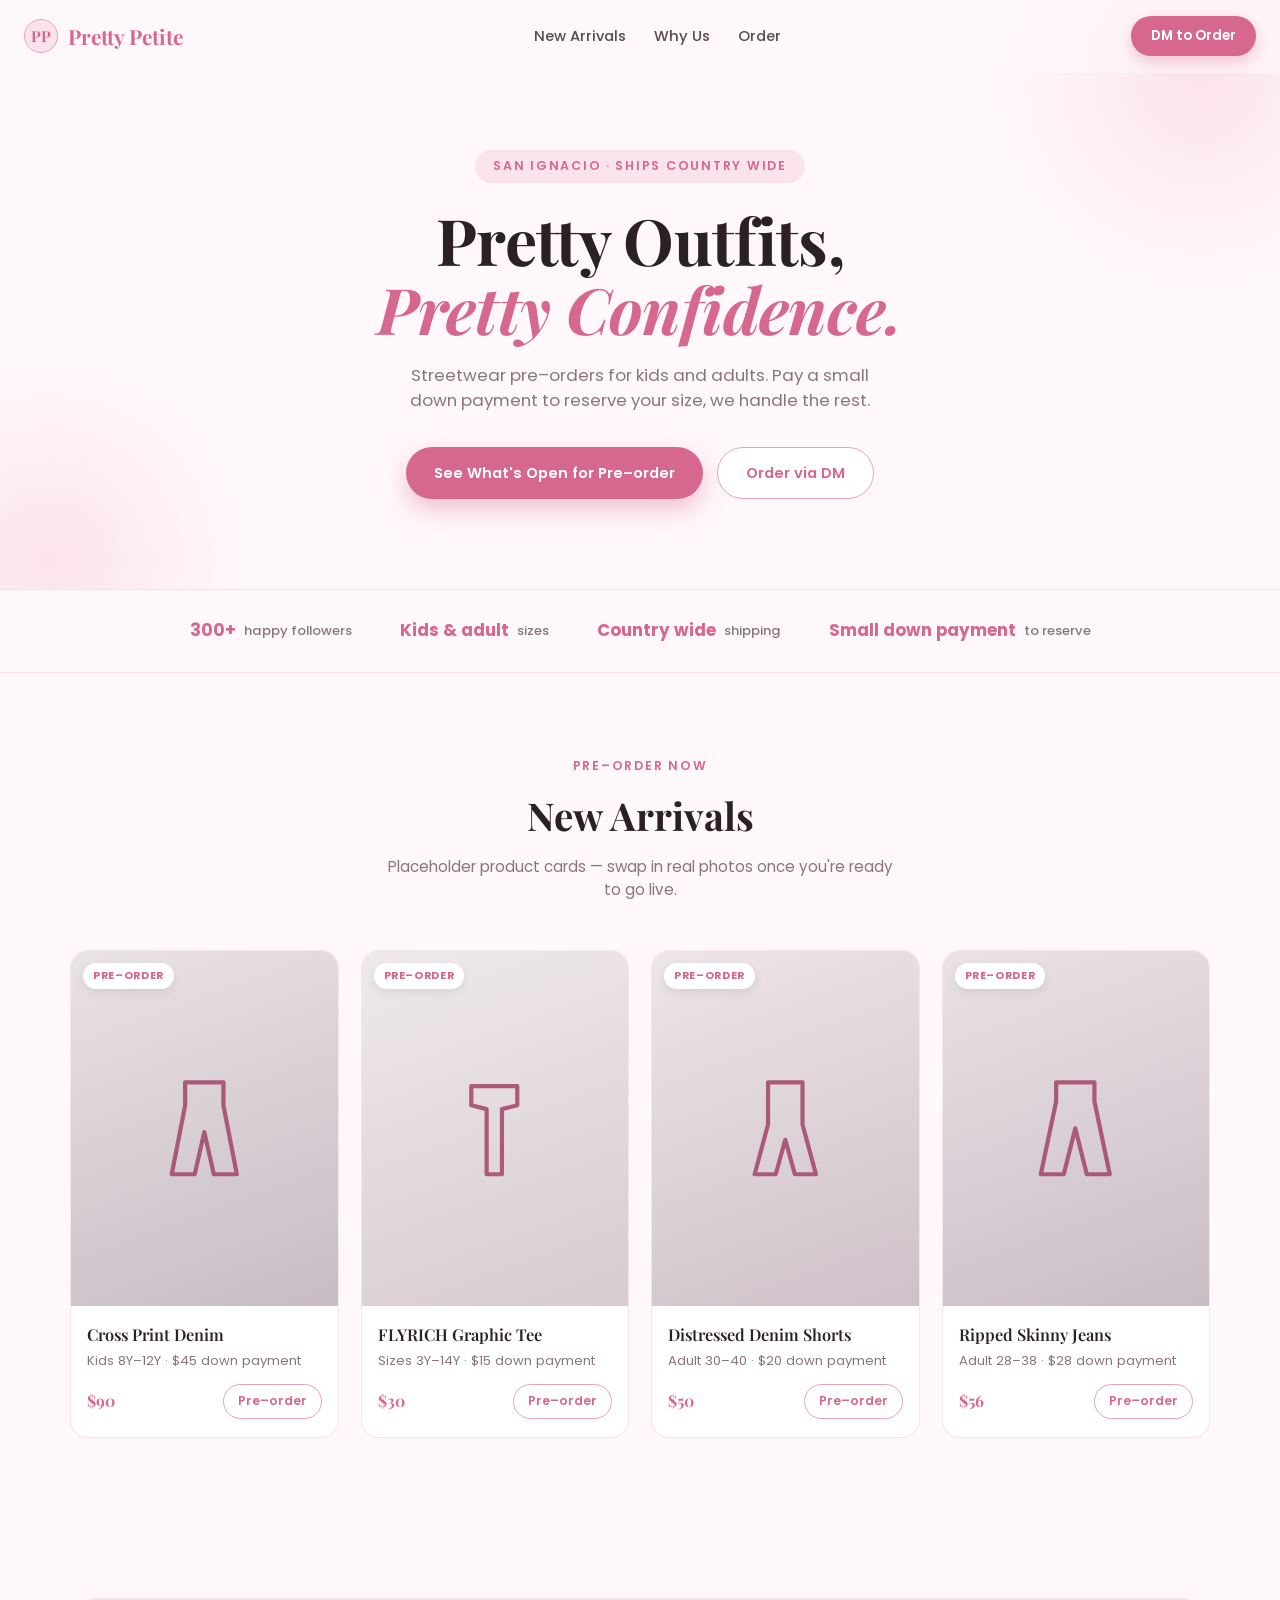
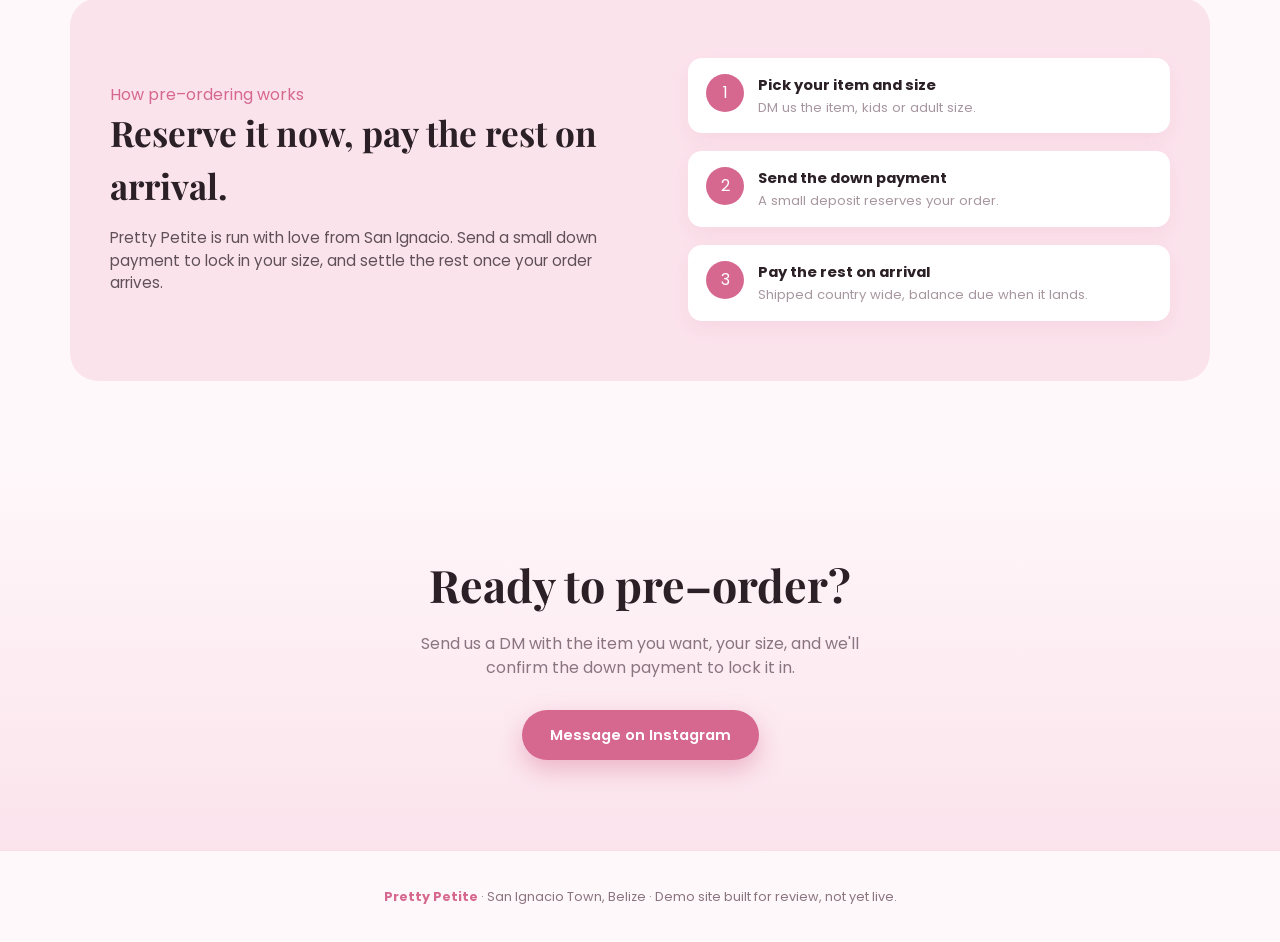
<file: prettypetite/index.html>
<!DOCTYPE html>
<html lang="en">
<head>
<meta charset="utf-8">
<meta name="viewport" content="width=device-width, initial-scale=1, viewport-fit=cover">
<meta name="color-scheme" content="light">
<title>Pretty Petite &mdash; Pretty Outfits, Pretty Confidence</title>
<link rel="preconnect" href="https://fonts.googleapis.com">
<link rel="preconnect" href="https://fonts.gstatic.com" crossorigin>
<link href="https://fonts.googleapis.com/css2?family=Playfair+Display:ital,wght@0,600;0,700;1,600&family=Poppins:wght@400;500;600;700&display=swap" rel="stylesheet">
<style>
  :root{
    --bg:#fff8fa; --surface:#ffffff; --blush:#fbe3ec; --rose:#e8a2bb; --rose-deep:#d6688f;
    --gold:#c9a15a; --ink:#2c2027; --muted:#8a7480; --border:rgba(214,104,143,.18);
    --font-head:'Playfair Display',Georgia,serif; --font-body:'Poppins',system-ui,sans-serif;
    --radius:18px;
  }
  @media (prefers-color-scheme: dark){ :root:not([data-theme="light"]){ --bg:#fff8fa; --surface:#ffffff; --ink:#2c2027; } }
  *{box-sizing:border-box;margin:0;padding:0}
  html{scroll-behavior:smooth}
  body{background:var(--bg);color:var(--ink);font-family:var(--font-body);line-height:1.5;-webkit-font-smoothing:antialiased}
  img{max-width:100%;display:block}
  a{color:inherit;text-decoration:none}
  .wrap{max-width:1140px;margin:0 auto;padding:0 24px}

  /* ---- nav ---- */
  nav{position:fixed;top:0;left:0;right:0;z-index:50;display:flex;align-items:center;justify-content:space-between;
    padding:16px 24px;background:rgba(255,248,250,.7);backdrop-filter:blur(10px);border-bottom:1px solid transparent;
    transition:background .3s,border-color .3s}
  nav.solid{background:rgba(255,248,250,.96);border-color:var(--border)}
  .logo{display:flex;align-items:center;gap:10px;font-family:var(--font-head);font-weight:700;font-size:1.3rem;color:var(--rose-deep)}
  .logo .mark{width:34px;height:34px;border-radius:50%;background:var(--blush);display:flex;align-items:center;justify-content:center;
    font-size:.95rem;font-weight:700;color:var(--rose-deep);border:1.5px solid var(--rose)}
  nav ul{display:flex;gap:28px;list-style:none;font-size:.92rem;font-weight:500}
  nav ul a{opacity:.8;transition:opacity .2s}
  nav ul a:hover{opacity:1;color:var(--rose-deep)}
  .nav-cta{background:var(--rose-deep);color:#fff;padding:10px 20px;border-radius:999px;font-size:.85rem;font-weight:600;
    box-shadow:0 6px 16px rgba(214,104,143,.35);white-space:nowrap}
  /* mobile: same approach as STRIDE/DRIFT - shrink and drop the least-essential link rather than a hamburger menu */
  @media (max-width:600px){
    nav{padding:14px 16px}
    .logo{font-size:1.05rem}
    .logo .mark{width:28px;height:28px;font-size:.8rem}
    nav ul{gap:14px;font-size:.78rem}
    nav ul li:nth-child(n+2){display:none}
    .nav-cta{padding:8px 14px;font-size:.78rem}
  }

  /* ---- hero ---- */
  .hero{padding:150px 24px 90px;text-align:center;position:relative;overflow:hidden}
  .hero::before{content:"";position:absolute;top:-120px;right:-120px;width:400px;height:400px;border-radius:50%;
    background:radial-gradient(circle,var(--blush),transparent 70%);z-index:0}
  .hero::after{content:"";position:absolute;bottom:-160px;left:-140px;width:380px;height:380px;border-radius:50%;
    background:radial-gradient(circle,var(--blush),transparent 70%);z-index:0}
  .hero-inner{position:relative;z-index:1;max-width:720px;margin:0 auto}
  .ribbon{display:inline-block;font-size:.78rem;letter-spacing:.14em;text-transform:uppercase;color:var(--rose-deep);
    background:var(--blush);padding:7px 18px;border-radius:999px;font-weight:600;margin-bottom:22px}
  .hero h1{font-family:var(--font-head);font-size:clamp(2.4rem,6vw,4rem);line-height:1.08;font-weight:700;letter-spacing:-.01em}
  .hero h1 em{font-style:italic;color:var(--rose-deep)}
  .hero p{margin-top:20px;color:var(--muted);font-size:1.05rem;max-width:480px;margin-inline:auto}
  .hero-actions{display:flex;gap:14px;justify-content:center;margin-top:34px;flex-wrap:wrap}
  .btn{display:inline-flex;align-items:center;gap:8px;padding:14px 28px;border-radius:999px;font-weight:600;font-size:.92rem;
    transition:transform .2s,box-shadow .2s;cursor:pointer;border:none}
  .btn-primary{background:var(--rose-deep);color:#fff;box-shadow:0 10px 24px rgba(214,104,143,.4)}
  .btn-primary:hover{transform:translateY(-2px);box-shadow:0 14px 30px rgba(214,104,143,.48)}
  .btn-ghost{background:#fff;color:var(--rose-deep);border:1.5px solid var(--rose)}
  .btn-ghost:hover{background:var(--blush)}

  /* ---- trust strip ---- */
  .strip{display:flex;justify-content:center;gap:48px;flex-wrap:wrap;padding:28px 24px;border-top:1px solid var(--border);
    border-bottom:1px solid var(--border);font-size:.82rem;color:var(--muted);font-weight:500}
  .strip span{display:flex;align-items:center;gap:8px}
  .strip b{color:var(--rose-deep);font-size:1.05rem}

  /* ---- section heads ---- */
  .section{padding:80px 24px}
  .section-head{text-align:center;max-width:520px;margin:0 auto 48px}
  .section-head .kicker{font-size:.78rem;letter-spacing:.14em;text-transform:uppercase;color:var(--rose-deep);font-weight:600}
  .section-head h2{font-family:var(--font-head);font-size:clamp(1.7rem,4vw,2.4rem);margin-top:10px}
  .section-head p{color:var(--muted);margin-top:12px;font-size:.95rem}

  /* ---- product grid ---- */
  .grid{display:grid;grid-template-columns:repeat(4,1fr);gap:22px;max-width:1140px;margin:0 auto}
  @media (max-width:980px){.grid{grid-template-columns:repeat(2,1fr)}}
  @media (max-width:560px){.grid{grid-template-columns:1fr}}
  .card{background:var(--surface);border-radius:var(--radius);overflow:hidden;border:1px solid var(--border);
    transition:transform .25s,box-shadow .25s}
  .card:hover{transform:translateY(-6px);box-shadow:0 20px 40px rgba(214,104,143,.18)}
  .card-pic{aspect-ratio:3/4;position:relative;display:flex;align-items:center;justify-content:center;overflow:hidden}
  .card-pic svg{width:46%;opacity:.85}
  .card-badge{position:absolute;top:12px;left:12px;background:#fff;color:var(--rose-deep);font-size:.68rem;font-weight:700;
    letter-spacing:.06em;text-transform:uppercase;padding:5px 10px;border-radius:999px;box-shadow:0 4px 10px rgba(0,0,0,.08)}
  .card-body{padding:16px 16px 18px}
  .card-body h3{font-family:var(--font-head);font-size:1.02rem;font-weight:600}
  .card-body p{color:var(--muted);font-size:.82rem;margin-top:4px}
  .card-foot{display:flex;align-items:center;justify-content:space-between;margin-top:14px}
  .price{font-weight:700;color:var(--rose-deep);font-family:var(--font-head)}
  .order-btn{font-size:.76rem;font-weight:600;color:var(--rose-deep);border:1.3px solid var(--rose);padding:7px 14px;
    border-radius:999px;transition:background .2s}
  .order-btn:hover{background:var(--blush)}

  /* ---- about / why us ---- */
  .about{background:var(--blush);border-radius:28px;max-width:1140px;margin:0 auto;padding:60px 40px;display:grid;
    grid-template-columns:1.1fr 1fr;gap:48px;align-items:center}
  @media (max-width:820px){.about{grid-template-columns:1fr;padding:44px 26px;text-align:center}}
  .about h2{font-family:var(--font-head);font-size:clamp(1.6rem,3.6vw,2.2rem)}
  .about p{color:var(--ink);opacity:.75;margin-top:14px;font-size:.95rem}
  .why-list{display:grid;gap:18px}
  .why-item{display:flex;gap:14px;align-items:flex-start;background:#fff;padding:16px 18px;border-radius:14px;
    box-shadow:0 8px 20px rgba(214,104,143,.1)}
  .why-item .ico{width:38px;height:38px;flex:none;border-radius:50%;background:var(--rose-deep);color:#fff;display:flex;
    align-items:center;justify-content:center;font-size:1rem}
  .why-item h4{font-size:.92rem;font-weight:700}
  .why-item p{color:var(--muted);font-size:.82rem;margin-top:2px}

  /* ---- order cta ---- */
  .cta{text-align:center;padding:90px 24px;background:linear-gradient(180deg,var(--bg),var(--blush))}
  .cta h2{font-family:var(--font-head);font-size:clamp(1.8rem,5vw,2.8rem)}
  .cta p{color:var(--muted);margin-top:14px;max-width:460px;margin-inline:auto}
  .cta .hero-actions{margin-top:30px}

  footer{padding:36px 24px;text-align:center;color:var(--muted);font-size:.8rem;border-top:1px solid var(--border)}
  footer b{color:var(--rose-deep)}
</style>
</head>
<body>

<nav id="nav">
  <a class="logo" href="#top"><span class="mark">PP</span>Pretty Petite</a>
  <ul id="navLinks"><li><a href="#new">New Arrivals</a></li><li><a href="#why">Why Us</a></li><li><a href="#order">Order</a></li></ul>
  <a class="nav-cta" href="#order">DM to Order</a>
</nav>

<main id="top">
  <section class="hero">
    <div class="hero-inner">
      <span class="ribbon">San Ignacio &middot; Ships Country Wide</span>
      <h1>Pretty Outfits,<br><em>Pretty Confidence.</em></h1>
      <p>Streetwear pre&ndash;orders for kids and adults. Pay a small down payment to reserve your size, we handle the rest.</p>
      <div class="hero-actions">
        <a class="btn btn-primary" href="#new">See What's Open for Pre&ndash;order</a>
        <a class="btn btn-ghost" href="#order">Order via DM</a>
      </div>
    </div>
  </section>

  <div class="strip">
    <span><b>300+</b> happy followers</span>
    <span><b>Kids &amp; adult</b> sizes</span>
    <span><b>Country&nbsp;wide</b> shipping</span>
    <span><b>Small down payment</b> to reserve</span>
  </div>

  <section class="section" id="new">
    <div class="section-head">
      <span class="kicker">Pre&ndash;order now</span>
      <h2>New Arrivals</h2>
      <p>Placeholder product cards &mdash; swap in real photos once you're ready to go live.</p>
    </div>
    <div class="grid">
      <article class="card">
        <div class="card-pic" style="background:linear-gradient(160deg,#e9e2e6,#c7bcc4)">
          <span class="card-badge">Pre&ndash;order</span>
          <svg viewBox="0 0 64 64" fill="none" stroke="#a24568" stroke-width="2.2" stroke-linecap="round" stroke-linejoin="round"><path d="M22 8 L22 20 L15 56 H27 L32 34 L37 56 H49 L42 20 L42 8 Z"/></svg>
        </div>
        <div class="card-body">
          <h3>Cross Print Denim</h3>
          <p>Kids 8Y&ndash;12Y &middot; $45 down payment</p>
          <div class="card-foot"><span class="price">$90</span><a class="order-btn" href="#order">Pre&ndash;order</a></div>
        </div>
      </article>
      <article class="card">
        <div class="card-pic" style="background:linear-gradient(160deg,#efe9ec,#d6cbd1)">
          <span class="card-badge">Pre&ndash;order</span>
          <svg viewBox="0 0 64 64" fill="none" stroke="#a24568" stroke-width="2.2" stroke-linecap="round" stroke-linejoin="round"><path d="M20 10 L44 10 L44 20 L36 22 L36 56 L28 56 L28 22 L20 20 Z"/></svg>
        </div>
        <div class="card-body">
          <h3>FLYRICH Graphic Tee</h3>
          <p>Sizes 3Y&ndash;14Y &middot; $15 down payment</p>
          <div class="card-foot"><span class="price">$30</span><a class="order-btn" href="#order">Pre&ndash;order</a></div>
        </div>
      </article>
      <article class="card">
        <div class="card-pic" style="background:linear-gradient(160deg,#ece5e9,#cfc1c9)">
          <span class="card-badge">Pre&ndash;order</span>
          <svg viewBox="0 0 64 64" fill="none" stroke="#a24568" stroke-width="2.2" stroke-linecap="round" stroke-linejoin="round"><path d="M23 8 L23 30 L16 56 H27 L32 38 L37 56 H48 L41 30 L41 8 Z"/></svg>
        </div>
        <div class="card-body">
          <h3>Distressed Denim Shorts</h3>
          <p>Adult 30&ndash;40 &middot; $20 down payment</p>
          <div class="card-foot"><span class="price">$50</span><a class="order-btn" href="#order">Pre&ndash;order</a></div>
        </div>
      </article>
      <article class="card">
        <div class="card-pic" style="background:linear-gradient(160deg,#eae2e7,#c9bdc5)">
          <span class="card-badge">Pre&ndash;order</span>
          <svg viewBox="0 0 64 64" fill="none" stroke="#a24568" stroke-width="2.2" stroke-linecap="round" stroke-linejoin="round"><path d="M22 8 L22 18 L14 56 H26 L32 32 L38 56 H50 L42 18 L42 8 Z"/></svg>
        </div>
        <div class="card-body">
          <h3>Ripped Skinny Jeans</h3>
          <p>Adult 28&ndash;38 &middot; $28 down payment</p>
          <div class="card-foot"><span class="price">$56</span><a class="order-btn" href="#order">Pre&ndash;order</a></div>
        </div>
      </article>
    </div>
  </section>

  <section class="section" id="why">
    <div class="about">
      <div>
        <span class="kicker" style="color:var(--rose-deep)">How pre&ndash;ordering works</span>
        <h2>Reserve it now, pay the rest on arrival.</h2>
        <p>Pretty Petite is run with love from San Ignacio. Send a small down payment to lock in your size, and settle the rest once your order arrives.</p>
      </div>
      <div class="why-list">
        <div class="why-item"><span class="ico">1</span><div><h4>Pick your item and size</h4><p>DM us the item, kids or adult size.</p></div></div>
        <div class="why-item"><span class="ico">2</span><div><h4>Send the down payment</h4><p>A small deposit reserves your order.</p></div></div>
        <div class="why-item"><span class="ico">3</span><div><h4>Pay the rest on arrival</h4><p>Shipped country wide, balance due when it lands.</p></div></div>
      </div>
    </div>
  </section>

  <section class="cta" id="order">
    <h2>Ready to pre&ndash;order?</h2>
    <p>Send us a DM with the item you want, your size, and we'll confirm the down payment to lock it in.</p>
    <div class="hero-actions">
      <a class="btn btn-primary" href="https://instagram.com/prettypetite_bz" target="_blank" rel="noopener">Message on Instagram</a>
    </div>
  </section>
</main>

<footer>
  <b>Pretty Petite</b> &middot; San Ignacio Town, Belize &middot; Demo site built for review, not yet live.
</footer>

<script>
  var nav=document.getElementById('nav');
  window.addEventListener('scroll',function(){ nav.classList.toggle('solid', window.scrollY>40); },{passive:true});
</script>
</body>
</html>
</file>
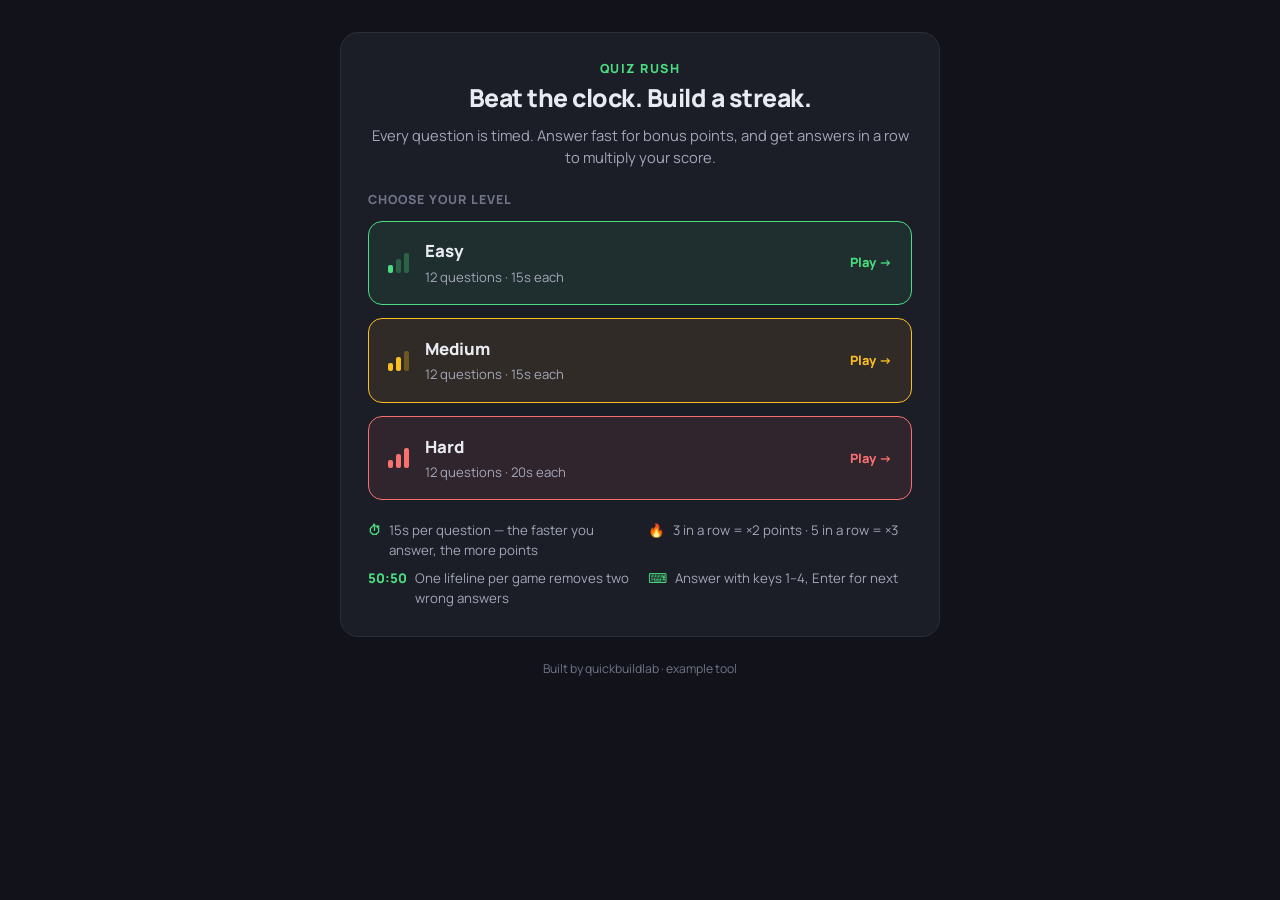
<file: quiz/index.html>
<!DOCTYPE html>
<html lang="en">
<head>
<meta charset="UTF-8" />
<meta name="viewport" content="width=device-width, initial-scale=1" />
<title>Quiz Rush</title>
<link rel="preconnect" href="https://fonts.googleapis.com" />
<link rel="preconnect" href="https://fonts.gstatic.com" crossorigin />
<link rel="stylesheet" href="https://fonts.googleapis.com/css2?family=Manrope:wght@400;500;600;700;800&display=swap" />
<style>
  * { box-sizing: border-box; margin: 0; padding: 0; }
  :root {
    --bg:#12131a; --card:#1b1d27; --card-2:#20232e;
    --ink:#e9ebf2; --ink-soft:#a2a6b8; --ink-faint:#6f7488;
    --line:#2b2e3c; --accent:#4ade80; --accent-dim:#1f3b2a;
    --right:#4ade80; --right-bg:#16281c; --wrong:#f87171; --wrong-bg:#2a1a1a;
    --amber:#fbbf24; --heat:#fb923c;
    font-family:"Manrope", system-ui, -apple-system, sans-serif;
  }
  body { background: var(--bg); color: var(--ink); line-height: 1.5; -webkit-font-smoothing: antialiased;
    display: flex; align-items: flex-start; justify-content: center; padding: 2rem 1rem 3rem; }
  .quiz { width: 100%; max-width: 600px; }
  .card { background: var(--card); border: 1px solid var(--line); border-radius: 18px; padding: 1.7rem; position: relative; overflow: hidden; }
  [hidden] { display: none !important; }

  h1 { font-size: 1.55rem; font-weight: 800; letter-spacing: -0.02em; }
  .muted { color: var(--ink-soft); font-size: 0.92rem; }
  .btn { font: inherit; font-weight: 700; font-size: 0.95rem; cursor: pointer;
    padding: 0.7rem 1.3rem; border-radius: 11px; border: 1px solid var(--accent);
    background: var(--accent); color: #0c1a12; }
  .btn.ghost { background: transparent; color: var(--accent); }
  .btn.small { padding: 0.5rem 0.95rem; font-size: 0.85rem; }
  .btn:disabled { opacity: 0.45; cursor: default; }

  /* ---------- START / DASHBOARD ---------- */
  .start-head { text-align: center; margin-bottom: 1.4rem; }
  .start-head .kick { font-size: 0.78rem; font-weight: 800; letter-spacing: 0.12em; text-transform: uppercase; color: var(--accent); }
  .start-head p { margin-top: 0.5rem; }
  .levels-label { font-size: 0.78rem; font-weight: 800; letter-spacing: 0.08em; text-transform: uppercase;
    color: var(--ink-faint); margin-bottom: 0.7rem; }
  .levels { display: flex; flex-direction: column; gap: 0.8rem; }
  .level { display: flex; align-items: center; gap: 0.95rem; text-align: left; font: inherit; cursor: pointer;
    padding: 1.05rem 1.2rem; border-radius: 14px; border: 1.5px solid var(--lv-color); background: var(--lv-tint);
    color: var(--ink); transition: transform 0.12s ease, box-shadow 0.15s ease; }
  .level:hover { transform: translateY(-2px); box-shadow: 0 0 0 3px var(--lv-tint); }
  .level .meter { display: flex; gap: 3px; align-items: flex-end; flex: none; height: 20px; }
  .level .meter i { width: 5px; background: var(--lv-color); border-radius: 2px; opacity: 0.3; }
  .level .meter i:nth-child(1) { height: 8px; }
  .level .meter i:nth-child(2) { height: 14px; }
  .level .meter i:nth-child(3) { height: 20px; }
  .level[data-lvl="1"] .meter i:nth-child(-n+1),
  .level[data-lvl="2"] .meter i:nth-child(-n+2),
  .level[data-lvl="3"] .meter i:nth-child(-n+3) { opacity: 1; }
  .level .lv-main { flex: 1; }
  .level .lv-main b { display: block; font-size: 1.05rem; font-weight: 800; }
  .level .lv-main span { font-size: 0.82rem; color: var(--ink-soft); }
  .level .lv-go { display: flex; align-items: center; gap: 0.5rem; flex: none; font-size: 0.8rem; font-weight: 800; color: var(--lv-color); }
  .level .lv-go .best { color: var(--ink-faint); font-weight: 700; }
  .rules { margin-top: 1.3rem; display: grid; grid-template-columns: repeat(2, 1fr); gap: 0.5rem 1rem; font-size: 0.83rem; color: var(--ink-soft); }
  .rules div { display: flex; gap: 0.5rem; align-items: flex-start; }
  .rules .b { color: var(--accent); font-weight: 800; }

  /* ---------- QUIZ ---------- */
  .quiz-topbar { display: flex; margin-bottom: 0.9rem; }
  .quit { font: inherit; font-weight: 700; font-size: 0.8rem; cursor: pointer; color: var(--ink-faint);
    background: transparent; border: 1px solid var(--line); border-radius: 9px; padding: 0.35rem 0.75rem;
    display: inline-flex; align-items: center; gap: 0.35rem; }
  .quit:hover { border-color: var(--wrong); color: var(--wrong); }
  .hud { display: flex; align-items: center; gap: 0.8rem; margin-bottom: 0.9rem; }
  .hud .qnum { font-size: 0.8rem; font-weight: 800; color: var(--ink-faint); }
  .hud .spacer { flex: 1; }
  .streak { display: flex; align-items: center; gap: 0.35rem; font-size: 0.85rem; font-weight: 800; color: var(--heat);
    opacity: 0; transform: scale(0.8); transition: opacity 0.2s, transform 0.2s; }
  .streak.on { opacity: 1; transform: scale(1); }
  .streak .mult { color: var(--amber); }
  .points { font-size: 1.05rem; font-weight: 800; font-variant-numeric: tabular-nums; }
  .timer-ring { width: 42px; height: 42px; flex: none; position: relative; }
  .timer-ring svg { transform: rotate(-90deg); }
  .timer-ring .num { position: absolute; inset: 0; display: flex; align-items: center; justify-content: center;
    font-size: 0.82rem; font-weight: 800; font-variant-numeric: tabular-nums; }

  .qbar { height: 5px; background: var(--card-2); border-radius: 999px; overflow: hidden; margin-bottom: 1.3rem; }
  .qbar > i { display: block; height: 100%; background: var(--accent); width: 0; transition: width 0.35s ease; }

  .q { font-size: 1.18rem; font-weight: 800; line-height: 1.4; margin-bottom: 1.15rem; }
  .opts { display: flex; flex-direction: column; gap: 0.6rem; }
  .opt { text-align: left; font: inherit; font-size: 0.96rem; font-weight: 600; cursor: pointer;
    padding: 0.82rem 0.95rem; border-radius: 11px; border: 1px solid var(--line);
    background: var(--card-2); color: var(--ink); display: flex; gap: 0.75rem; align-items: center;
    opacity: 1; animation: pop 0.28s ease backwards; }
  .opt:nth-child(1){animation-delay:.03s} .opt:nth-child(2){animation-delay:.09s}
  .opt:nth-child(3){animation-delay:.15s} .opt:nth-child(4){animation-delay:.21s}
  @keyframes pop { from { opacity: 0; transform: translateY(6px); } to { opacity: 1; transform: translateY(0); } }
  .opt:hover:not(:disabled) { border-color: var(--ink-faint); }
  .opt .mk { width: 25px; height: 25px; border-radius: 7px; border: 1px solid var(--ink-faint);
    flex: none; display: flex; align-items: center; justify-content: center; font-size: 0.8rem; font-weight: 800; color: var(--ink-faint); }
  .opt .txt { flex: 1; }
  .opt.right { border-color: var(--right); background: var(--right-bg); }
  .opt.right .mk { border-color: var(--right); background: var(--right); color: #0c1a12; }
  .opt.wrong { border-color: var(--wrong); background: var(--wrong-bg); }
  .opt.wrong .mk { border-color: var(--wrong); background: var(--wrong); color: #fff; }
  .opt.faded { opacity: 0.4; border-style: dashed; animation: cut 0.3s ease; }
  .opt.faded .txt { text-decoration: line-through; color: var(--ink-faint); }
  .opt.faded .mk { border-color: var(--wrong); color: var(--wrong); }
  @keyframes cut { 0% { transform: scale(1); } 50% { transform: scale(0.97); } 100% { transform: scale(1); } }
  .opt:disabled { cursor: default; }
  .shake { animation: shake 0.4s ease; }
  @keyframes shake { 0%,100%{transform:translateX(0)} 20%{transform:translateX(-7px)} 40%{transform:translateX(7px)} 60%{transform:translateX(-4px)} 80%{transform:translateX(4px)} }

  .gain { position: absolute; right: 1.7rem; font-size: 1.1rem; font-weight: 800; color: var(--accent);
    pointer-events: none; opacity: 0; }
  .gain.fly { animation: fly 0.9s ease forwards; }
  @keyframes fly { 0%{opacity:0; transform:translateY(10px)} 15%{opacity:1} 100%{opacity:0; transform:translateY(-34px)} }

  .explain { margin-top: 1rem; font-size: 0.88rem; color: var(--ink-soft); background: var(--card-2);
    border-left: 3px solid var(--accent); border-radius: 8px; padding: 0.75rem 0.9rem; }
  .foot { margin-top: 1.35rem; display: flex; justify-content: space-between; align-items: center; gap: 0.6rem; }
  .lifeline { font: inherit; font-weight: 800; font-size: 0.82rem; cursor: pointer; padding: 0.5rem 0.85rem;
    border-radius: 9px; border: 1px dashed var(--ink-faint); background: transparent; color: var(--ink-soft); }
  .lifeline:disabled { opacity: 0.35; cursor: default; text-decoration: line-through; }

  /* ---------- RESULT ---------- */
  .result-inner { text-align: center; }
  .badge { display: inline-block; font-size: 0.78rem; font-weight: 800; letter-spacing: 0.08em; text-transform: uppercase;
    color: var(--accent); background: var(--accent-dim); border-radius: 999px; padding: 0.35rem 1rem; margin-bottom: 0.7rem; }
  .final-points { font-size: 2.6rem; font-weight: 800; letter-spacing: -0.02em; font-variant-numeric: tabular-nums; }
  .final-points small { display: block; font-size: 0.8rem; font-weight: 700; color: var(--ink-faint); letter-spacing: 0.06em; text-transform: uppercase; }
  .newbest { color: var(--amber); font-weight: 800; font-size: 0.85rem; margin-top: 0.3rem; }
  .rgrid { display: grid; grid-template-columns: repeat(3, 1fr); gap: 0.6rem; margin: 1.3rem 0; }
  .rstat { background: var(--card-2); border: 1px solid var(--line); border-radius: 11px; padding: 0.75rem 0.5rem; }
  .rstat .k { font-size: 0.68rem; color: var(--ink-faint); text-transform: uppercase; letter-spacing: 0.05em; }
  .rstat .v { font-size: 1.15rem; font-weight: 800; font-variant-numeric: tabular-nums; margin-top: 0.15rem; }
  .review { text-align: left; margin: 1.2rem 0; display: flex; flex-direction: column; gap: 0.45rem; }
  .review .row { display: flex; gap: 0.55rem; align-items: flex-start; font-size: 0.85rem; }
  .review .ico { flex: none; width: 17px; height: 17px; border-radius: 5px; display: flex; align-items: center; justify-content: center; font-size: 0.68rem; font-weight: 800; margin-top: 2px; }
  .review .ico.ok { background: var(--right); color: #0c1a12; }
  .review .ico.no { background: var(--wrong); color: #fff; }
  .review .row span { color: var(--ink-soft); }
  .result-actions { display: flex; gap: 0.6rem; justify-content: center; flex-wrap: wrap; }

  footer { text-align: center; margin-top: 1.4rem; font-size: 0.76rem; color: var(--ink-faint); }
</style>
</head>
<body>
<div class="quiz">
  <div class="card">

    <!-- ============ START ============ -->
    <section id="screen-start">
      <div class="start-head">
        <div class="kick">Quiz Rush</div>
        <h1>Beat the clock. Build a streak.</h1>
        <p class="muted">Every question is timed. Answer fast for bonus points, and get answers in a row to multiply your score.</p>
      </div>
      <div class="levels-label">Choose your level</div>
      <div class="levels" id="levels"></div>
      <div class="rules">
        <div><span class="b">&#9201;</span> 15s per question &mdash; the faster you answer, the more points</div>
        <div><span class="b">&#128293;</span> 3 in a row = &times;2 points &middot; 5 in a row = &times;3</div>
        <div><span class="b">50:50</span> One lifeline per game removes two wrong answers</div>
        <div><span class="b">&#9000;</span> Answer with keys 1&ndash;4, Enter for next</div>
      </div>
    </section>

    <!-- ============ QUIZ ============ -->
    <section id="screen-quiz" hidden>
      <div class="quiz-topbar">
        <button class="quit" id="quitBtn">&larr; Quit</button>
      </div>
      <div class="hud">
        <span class="qnum" id="qnum">Q1 / 12</span>
        <span class="streak" id="streak">&#128293; <span id="streakN">2</span> <span class="mult" id="mult">&times;2</span></span>
        <span class="spacer"></span>
        <span class="points" id="points">0</span>
        <span class="timer-ring" id="timerRing">
          <svg width="42" height="42" viewBox="0 0 42 42">
            <circle cx="21" cy="21" r="17" fill="none" stroke="#2b2e3c" stroke-width="4" />
            <circle id="timerArc" cx="21" cy="21" r="17" fill="none" stroke="#4ade80" stroke-width="4" stroke-linecap="round" stroke-dasharray="106.8 106.8" />
          </svg>
          <span class="num" id="timerNum">15</span>
        </span>
      </div>
      <div class="qbar"><i id="qbar"></i></div>
      <div class="q" id="qText"></div>
      <div class="opts" id="opts"></div>
      <span class="gain" id="gain"></span>
      <div class="explain" id="explain" hidden></div>
      <div class="foot">
        <button class="lifeline" id="lifeline">50 : 50</button>
        <button class="btn" id="nextBtn" hidden>Next</button>
      </div>
    </section>

    <!-- ============ RESULT ============ -->
    <section id="screen-result" hidden>
      <div class="result-inner">
        <div class="badge" id="badge">Sharp</div>
        <div class="final-points"><span id="finalPoints">0</span><small>points</small></div>
        <div class="newbest" id="newbest" hidden>&#11088; New best for this level</div>
        <div class="rgrid">
          <div class="rstat"><div class="k">Accuracy</div><div class="v" id="rAcc">0%</div></div>
          <div class="rstat"><div class="k">Best streak</div><div class="v" id="rStreak">0</div></div>
          <div class="rstat"><div class="k">Avg time</div><div class="v" id="rTime">0.0s</div></div>
        </div>
        <div class="review" id="review"></div>
        <div class="result-actions">
          <button class="btn small" id="retryBtn">Retry missed</button>
          <button class="btn small ghost" id="againBtn">Play again</button>
          <button class="btn small ghost" id="homeBtn">Change level</button>
        </div>
      </div>
    </section>

  </div>
  <footer>Built by quickbuildlab &middot; example tool</footer>
</div>

<script>
(function () {
  var LEVELS = {
    easy: { name: "Easy", dot: "#4ade80", tint: "rgba(74,222,128,0.09)", lvl: 1, blurb: "Warm-up questions", time: 15, qs: [
      { q: "What is the capital of France?", o: ["London", "Paris", "Berlin", "Madrid"], a: 1, e: "Paris has been the capital of France since 987 AD." },
      { q: "How many days are there in a week?", o: ["5", "6", "7", "8"], a: 2, e: "Seven days, a system inherited from ancient Babylon." },
      { q: "Mixing blue and yellow paint makes which colour?", o: ["Orange", "Purple", "Green", "Brown"], a: 2, e: "Blue and yellow are the classic pair for making green." },
      { q: "How many legs does a spider have?", o: ["6", "8", "10", "4"], a: 1, e: "All spiders have eight legs; insects have six." },
      { q: "What is H2O more commonly known as?", o: ["Salt", "Air", "Water", "Oil"], a: 2, e: "Two hydrogen atoms bonded to one oxygen atom." },
      { q: "Which is the largest ocean on Earth?", o: ["Atlantic", "Indian", "Arctic", "Pacific"], a: 3, e: "The Pacific covers about a third of the planet's surface." },
      { q: "In which direction does the Sun rise?", o: ["West", "East", "North", "South"], a: 1, e: "The Earth rotates eastward, so the Sun appears to rise in the east." },
      { q: "How many continents are there?", o: ["5", "6", "7", "8"], a: 2, e: "Asia, Africa, North America, South America, Antarctica, Europe, Australia." },
      { q: "What do bees collect from flowers to make honey?", o: ["Pollen", "Nectar", "Water", "Sap"], a: 1, e: "Bees gather nectar and convert it into honey in the hive." },
      { q: "How many colours are in a rainbow?", o: ["5", "6", "7", "8"], a: 2, e: "Red, orange, yellow, green, blue, indigo, violet." },
      { q: "What is a baby dog called?", o: ["Kitten", "Puppy", "Cub", "Foal"], a: 1, e: "A young dog is a puppy; a young cat is a kitten." },
      { q: "Which planet do we live on?", o: ["Mars", "Venus", "Earth", "Jupiter"], a: 2, e: "Earth is the third planet from the Sun." }
    ]},
    medium: { name: "Medium", dot: "#fbbf24", tint: "rgba(251,191,36,0.09)", lvl: 2, blurb: "You'll need to think", time: 15, qs: [
      { q: "Which planet in our solar system is the hottest?", o: ["Mercury", "Venus", "Mars", "Jupiter"], a: 1, e: "Venus's thick atmosphere traps heat, beating Mercury despite being farther out." },
      { q: "What gas do plants absorb from the air for photosynthesis?", o: ["Oxygen", "Nitrogen", "Carbon dioxide", "Hydrogen"], a: 2, e: "Plants take in CO2 and release oxygen." },
      { q: "In which year did humans first walk on the Moon?", o: ["1965", "1969", "1972", "1958"], a: 1, e: "Apollo 11, 20 July 1969." },
      { q: "What is the chemical symbol for gold?", o: ["Go", "Gd", "Au", "Ag"], a: 2, e: "Au, from the Latin 'aurum'. Ag is silver." },
      { q: "Which country hosted the first modern Olympic Games in 1896?", o: ["France", "Greece", "United Kingdom", "United States"], a: 1, e: "Athens, Greece, home of the ancient games." },
      { q: "What is the largest organ in the human body?", o: ["Liver", "Brain", "Skin", "Lungs"], a: 2, e: "The skin, by surface area and weight." },
      { q: "Which is generally considered the longest river in the world?", o: ["Amazon", "Nile", "Yangtze", "Mississippi"], a: 1, e: "The Nile at roughly 6,650 km; the Amazon is a close, debated second." },
      { q: "Mount Everest lies on the border of Nepal and which country?", o: ["India", "China", "Bhutan", "Pakistan"], a: 1, e: "The Nepal-China (Tibet) border runs across its summit." },
      { q: "Who formulated the three laws of motion?", o: ["Einstein", "Newton", "Galileo", "Darwin"], a: 1, e: "Isaac Newton, published 1687." },
      { q: "What is the most abundant gas in Earth's atmosphere?", o: ["Oxygen", "Carbon dioxide", "Nitrogen", "Argon"], a: 2, e: "Nitrogen is about 78% of the air." },
      { q: "How many strings does a standard guitar have?", o: ["4", "5", "6", "7"], a: 2, e: "Six strings on a standard acoustic or electric." },
      { q: "What is the currency of Japan?", o: ["Won", "Yuan", "Yen", "Ringgit"], a: 2, e: "The Japanese yen; the Chinese currency is the yuan." }
    ]},
    hard: { name: "Hard", dot: "#f87171", tint: "rgba(248,113,113,0.09)", lvl: 3, blurb: "For the confident", time: 20, qs: [
      { q: "The speed of light in a vacuum is approximately:", o: ["300,000 km/s", "30,000 km/s", "3,000 km/s", "3 million km/s"], a: 0, e: "About 299,792 km per second." },
      { q: "Which element has the atomic number 1?", o: ["Helium", "Hydrogen", "Oxygen", "Carbon"], a: 1, e: "Hydrogen, the lightest and most abundant element in the universe." },
      { q: "In which year did the Berlin Wall fall?", o: ["1987", "1989", "1991", "1985"], a: 1, e: "The wall was opened on 9 November 1989." },
      { q: "What is the smallest prime number?", o: ["0", "1", "2", "3"], a: 2, e: "2 is the smallest prime, and the only even one." },
      { q: "Who painted 'The Starry Night'?", o: ["Monet", "Van Gogh", "Picasso", "Dali"], a: 1, e: "Vincent van Gogh painted it in 1889." },
      { q: "Which organelle is known as the powerhouse of the cell?", o: ["Nucleus", "Ribosome", "Mitochondrion", "Golgi body"], a: 2, e: "Mitochondria produce most of the cell's energy (ATP)." },
      { q: "Which country has the most natural lakes?", o: ["Russia", "Canada", "United States", "Finland"], a: 1, e: "Canada has more lakes than the rest of the world combined." },
      { q: "What is the capital of Australia?", o: ["Sydney", "Melbourne", "Canberra", "Perth"], a: 2, e: "Canberra was purpose-built as the capital in 1913." },
      { q: "Who wrote the play 'Hamlet'?", o: ["Marlowe", "Shakespeare", "Chaucer", "Jonson"], a: 1, e: "William Shakespeare, around 1600." },
      { q: "Which is the only metal that is liquid at room temperature?", o: ["Lead", "Mercury", "Gallium", "Sodium"], a: 1, e: "Mercury is liquid down to about -39 degrees C." },
      { q: "The Mona Lisa is displayed in which museum?", o: ["The Prado", "The Louvre", "The Uffizi", "The Met"], a: 1, e: "The Louvre in Paris." },
      { q: "Which blood type is known as the universal donor?", o: ["AB positive", "O negative", "A positive", "B negative"], a: 1, e: "O negative red cells can be given to almost anyone." }
    ]}
  };

  var $ = function (id) { return document.getElementById(id); };
  var STORE = "quizrush_best_v1";
  var best = {};
  try { best = JSON.parse(localStorage.getItem(STORE)) || {}; } catch (e) { best = {}; }
  function saveBest() { try { localStorage.setItem(STORE, JSON.stringify(best)); } catch (e) {} }

  var levelKey = "easy", perTime = 15;
  var pool = [], idx = 0, points = 0, streak = 0, bestStreak = 0, answered = false;
  var results = [], missed = [], times = [], usedFifty = false;
  var tLeft = 0, tInt = null, qStart = 0, displayPoints = 0, ptInt = null;
  var RING = 2 * Math.PI * 17;

  // dashboard
  var lv = $("levels");
  Object.keys(LEVELS).forEach(function (k) {
    var L = LEVELS[k];
    var b = document.createElement("button");
    b.className = "level";
    b.setAttribute("data-lvl", L.lvl);
    b.style.setProperty("--lv-color", L.dot);
    b.style.setProperty("--lv-tint", L.tint);
    var bv = best[k] ? ('<span class="best">Best ' + best[k] + '</span>') : "";
    b.innerHTML = '<span class="meter"><i></i><i></i><i></i></span>' +
      '<span class="lv-main"><b>' + L.name + '</b><span>' + L.qs.length + ' questions &middot; ' + L.time + 's each</span></span>' +
      '<span class="lv-go">' + bv + 'Play &rarr;</span>';
    b.addEventListener("click", function () { levelKey = k; perTime = L.time; startGame(); });
    lv.appendChild(b);
  });

  function shuffle(arr) { var a = arr.slice(); for (var i = a.length - 1; i > 0; i--) { var j = Math.floor(Math.random() * (i + 1)); var t = a[i]; a[i] = a[j]; a[j] = t; } return a; }
  function show(id) { ["screen-start", "screen-quiz", "screen-result"].forEach(function (s) { $(s).hidden = (s !== id); }); }
  function mult() { return streak >= 5 ? 3 : (streak >= 3 ? 2 : 1); }

  function startGame() { pool = shuffle(LEVELS[levelKey].qs); begin(); }
  function retryMissed() { if (!missed.length) return; pool = shuffle(missed); begin(); }

  function begin() {
    idx = 0; points = 0; displayPoints = 0; streak = 0; bestStreak = 0;
    results = []; missed = []; times = []; usedFifty = false;
    $("points").textContent = "0";
    $("lifeline").disabled = false;
    $("lifeline").textContent = "50 : 50";
    show("screen-quiz");
    render();
  }

  function render() {
    var item = pool[idx];
    answered = false;
    $("qnum").textContent = "Q" + (idx + 1) + " / " + pool.length;
    $("qbar").style.width = (idx / pool.length * 100) + "%";
    $("qText").textContent = item.q;
    $("explain").hidden = true;
    $("nextBtn").hidden = true;
    $("lifeline").hidden = false;
    updateStreakBadge();

    var box = $("opts");
    box.innerHTML = "";
    item.o.forEach(function (opt, i) {
      var b = document.createElement("button");
      b.className = "opt";
      b.innerHTML = '<span class="mk">' + (i + 1) + '</span><span class="txt">' + opt + '</span>';
      b.addEventListener("click", function () { choose(i); });
      box.appendChild(b);
    });

    tLeft = perTime;
    qStart = Date.now();
    setTimer(1);
    clearInterval(tInt);
    tInt = setInterval(function () {
      tLeft--;
      setTimer(tLeft / perTime);
      if (tLeft <= 0) { timeUp(); }
    }, 1000);
  }

  function setTimer(frac) {
    $("timerNum").textContent = Math.max(0, tLeft);
    var arc = $("timerArc");
    arc.setAttribute("stroke-dasharray", (Math.max(0, frac) * RING).toFixed(1) + " " + RING.toFixed(1));
    arc.setAttribute("stroke", tLeft <= 5 ? "#f87171" : "#4ade80");
  }

  function updateStreakBadge() {
    var el = $("streak");
    if (streak >= 2) {
      el.classList.add("on");
      $("streakN").textContent = streak;
      $("mult").textContent = mult() > 1 ? "×" + mult() : "";
    } else { el.classList.remove("on"); }
  }

  function fifty() {
    if (usedFifty || answered) return;
    usedFifty = true;
    $("lifeline").disabled = true;
    $("lifeline").textContent = "50 : 50  used";
    var item = pool[idx];
    var wrong = [];
    item.o.forEach(function (_, i) { if (i !== item.a) wrong.push(i); });
    wrong = shuffle(wrong).slice(0, 2);
    var btns = $("opts").querySelectorAll(".opt");
    wrong.forEach(function (i) {
      btns[i].classList.add("faded");
      btns[i].disabled = true;
      btns[i].querySelector(".mk").textContent = "✕";
    });
  }
  $("lifeline").addEventListener("click", fifty);

  $("quitBtn").addEventListener("click", function () {
    clearInterval(tInt);
    refreshDash();
    show("screen-start");
  });

  function timeUp() {
    if (answered) return;
    answered = true;
    clearInterval(tInt);
    var item = pool[idx];
    streak = 0;
    missed.push(item);
    results.push({ q: item.q, correct: false });
    times.push(perTime);
    var btns = $("opts").querySelectorAll(".opt");
    btns.forEach(function (b, bi) { b.disabled = true; if (bi === item.a) b.classList.add("right"); });
    btns[item.a].querySelector(".mk").textContent = "✓";
    $("opts").classList.add("shake");
    setTimeout(function () { $("opts").classList.remove("shake"); }, 400);
    afterAnswer(item, "Time's up. " + item.e);
  }

  function choose(i) {
    if (answered) return;
    answered = true;
    clearInterval(tInt);
    var item = pool[idx];
    var correct = i === item.a;
    var used = (Date.now() - qStart) / 1000;
    times.push(Math.min(used, perTime));

    var btns = $("opts").querySelectorAll(".opt");
    btns.forEach(function (b, bi) {
      b.disabled = true;
      if (bi === item.a) b.classList.add("right");
      if (bi === i && !correct) b.classList.add("wrong");
    });
    btns[item.a].querySelector(".mk").textContent = "✓";
    if (!correct) btns[i].querySelector(".mk").textContent = "✗";

    if (correct) {
      streak++;
      bestStreak = Math.max(bestStreak, streak);
      var speedBonus = Math.round(100 * Math.max(0, (perTime - used) / perTime));
      var gained = (100 + speedBonus) * mult();
      points += gained;
      flyGain("+" + gained);
      animatePoints();
    } else {
      streak = 0;
      missed.push(item);
      $("opts").classList.add("shake");
      setTimeout(function () { $("opts").classList.remove("shake"); }, 400);
    }
    results.push({ q: item.q, correct: correct });
    updateStreakBadge();
    afterAnswer(item, item.e);
  }

  function afterAnswer(item, text) {
    $("lifeline").hidden = true;
    $("explain").textContent = text;
    $("explain").hidden = false;
    $("nextBtn").hidden = false;
    $("nextBtn").textContent = idx === pool.length - 1 ? "See results" : "Next question";
  }

  function flyGain(txt) {
    var g = $("gain");
    g.textContent = txt;
    g.classList.remove("fly");
    void g.offsetWidth;
    g.classList.add("fly");
  }
  function animatePoints() {
    clearInterval(ptInt);
    ptInt = setInterval(function () {
      var step = Math.ceil((points - displayPoints) / 6);
      displayPoints += step;
      if (displayPoints >= points) { displayPoints = points; clearInterval(ptInt); }
      $("points").textContent = displayPoints.toLocaleString("en-US");
    }, 30);
  }

  $("nextBtn").addEventListener("click", advance);
  function advance() { if (idx === pool.length - 1) { finish(); return; } idx++; render(); }

  document.addEventListener("keydown", function (ev) {
    if ($("screen-quiz").hidden) return;
    if (["1", "2", "3", "4"].indexOf(ev.key) > -1 && !answered) {
      var b = $("opts").querySelectorAll(".opt")[parseInt(ev.key, 10) - 1];
      if (b && !b.disabled) choose(parseInt(ev.key, 10) - 1);
    } else if ((ev.key === "Enter" || ev.key === " ") && answered) { ev.preventDefault(); advance(); }
  });

  function finish() {
    clearInterval(tInt);
    show("screen-result");
    var total = pool.length;
    var got = results.filter(function (r) { return r.correct; }).length;
    var acc = Math.round(got / total * 100);
    var avg = times.length ? (times.reduce(function (a, b) { return a + b; }, 0) / times.length) : 0;

    $("finalPoints").textContent = points.toLocaleString("en-US");
    $("rAcc").textContent = acc + "%";
    $("rStreak").textContent = bestStreak;
    $("rTime").textContent = avg.toFixed(1) + "s";

    var badge = "Warming up";
    if (acc === 100) badge = "Flawless";
    else if (acc >= 85) badge = "Quiz legend";
    else if (acc >= 70) badge = "Sharp";
    else if (acc >= 50) badge = "Getting there";
    $("badge").textContent = badge;

    var isBest = !best[levelKey] || points > best[levelKey];
    $("newbest").hidden = !isBest;
    if (isBest) { best[levelKey] = points; saveBest(); }

    var rev = $("review");
    rev.innerHTML = "";
    results.forEach(function (r, i) {
      var row = document.createElement("div");
      row.className = "row";
      row.innerHTML = '<span class="ico ' + (r.correct ? "ok" : "no") + '">' + (r.correct ? "✓" : "✗") +
        '</span><span>' + (i + 1) + ". " + r.q + '</span>';
      rev.appendChild(row);
    });
    $("retryBtn").disabled = missed.length === 0;
    $("retryBtn").textContent = missed.length ? "Retry the " + missed.length + " missed" : "Nothing missed";
  }

  $("retryBtn").addEventListener("click", retryMissed);
  $("againBtn").addEventListener("click", startGame);
  function refreshDash() {
    lv.querySelectorAll(".level").forEach(function (el, i) {
      var k = Object.keys(LEVELS)[i];
      var go = el.querySelector(".lv-go");
      if (go) go.innerHTML = (best[k] ? '<span class="best">Best ' + best[k] + '</span>' : "") + "Play →";
    });
  }
  $("homeBtn").addEventListener("click", function () { refreshDash(); show("screen-start"); });
})();
</script>
</body>
</html>
</file>
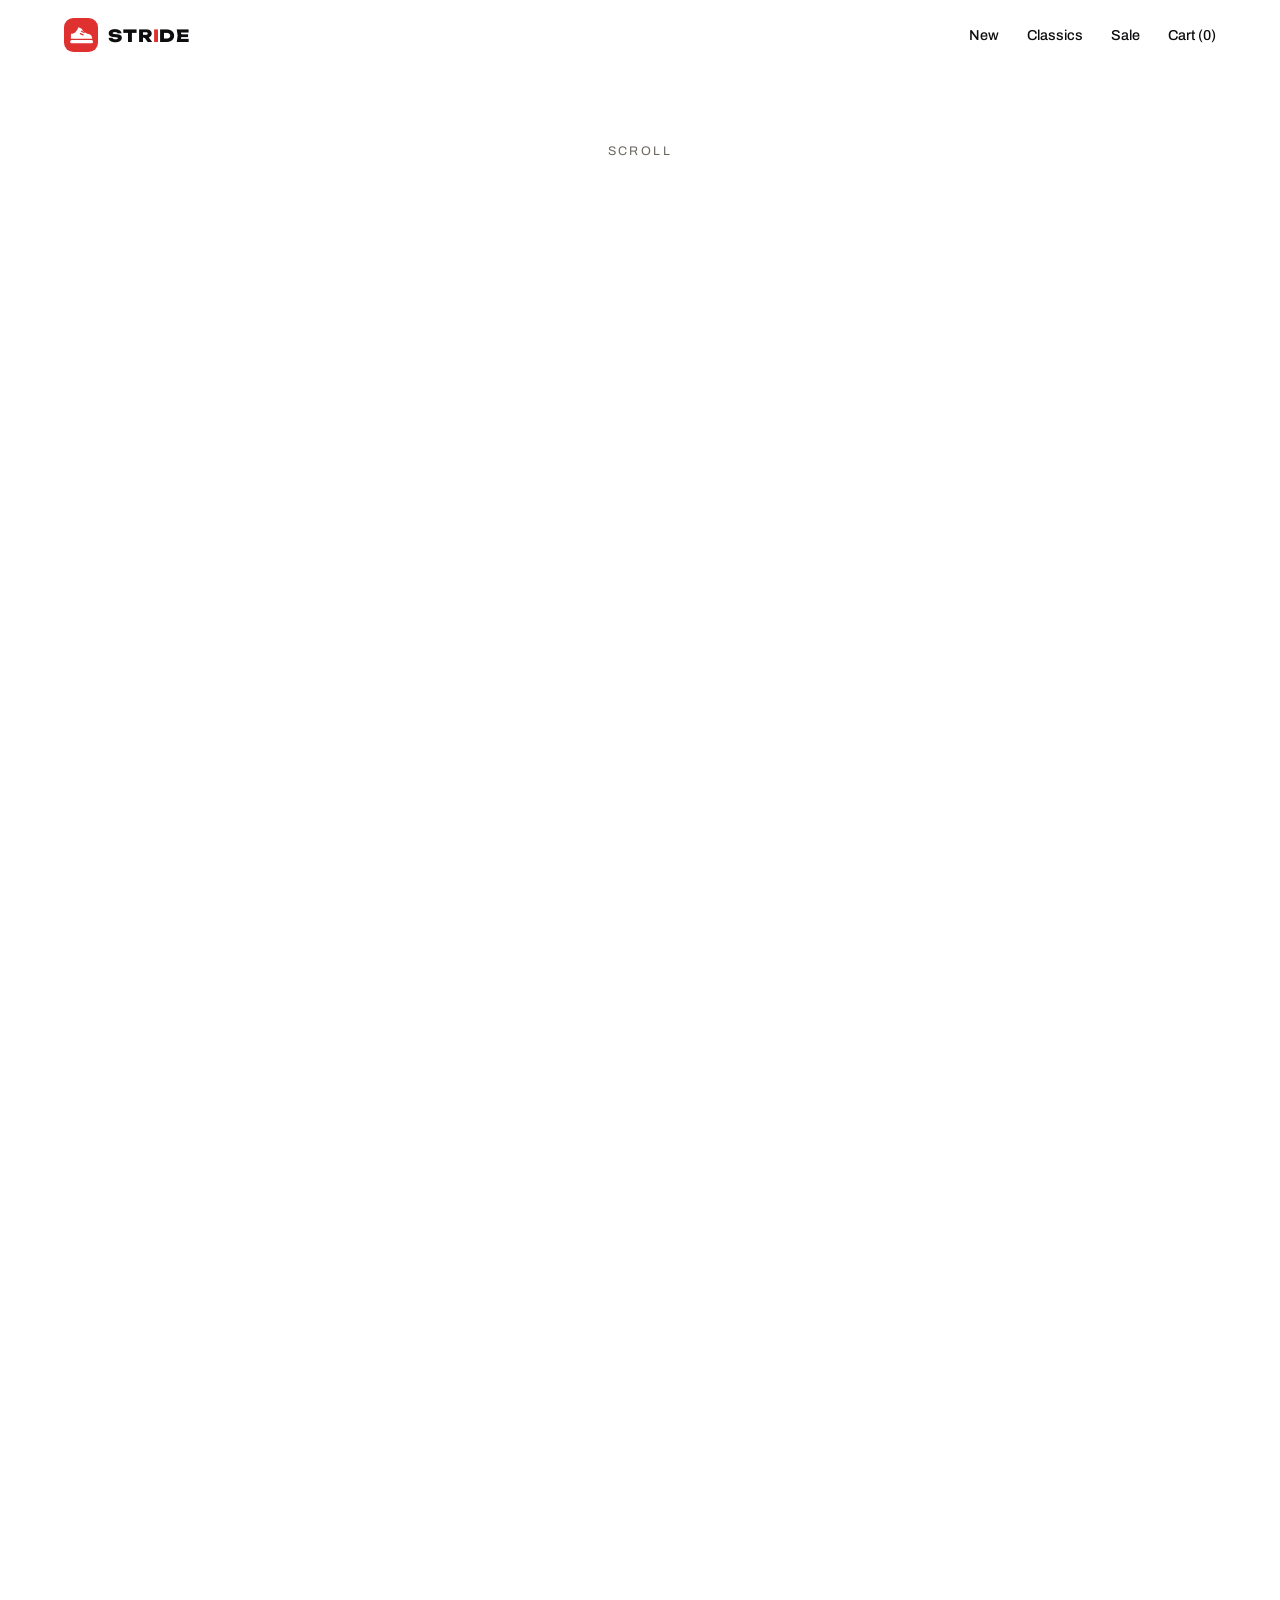
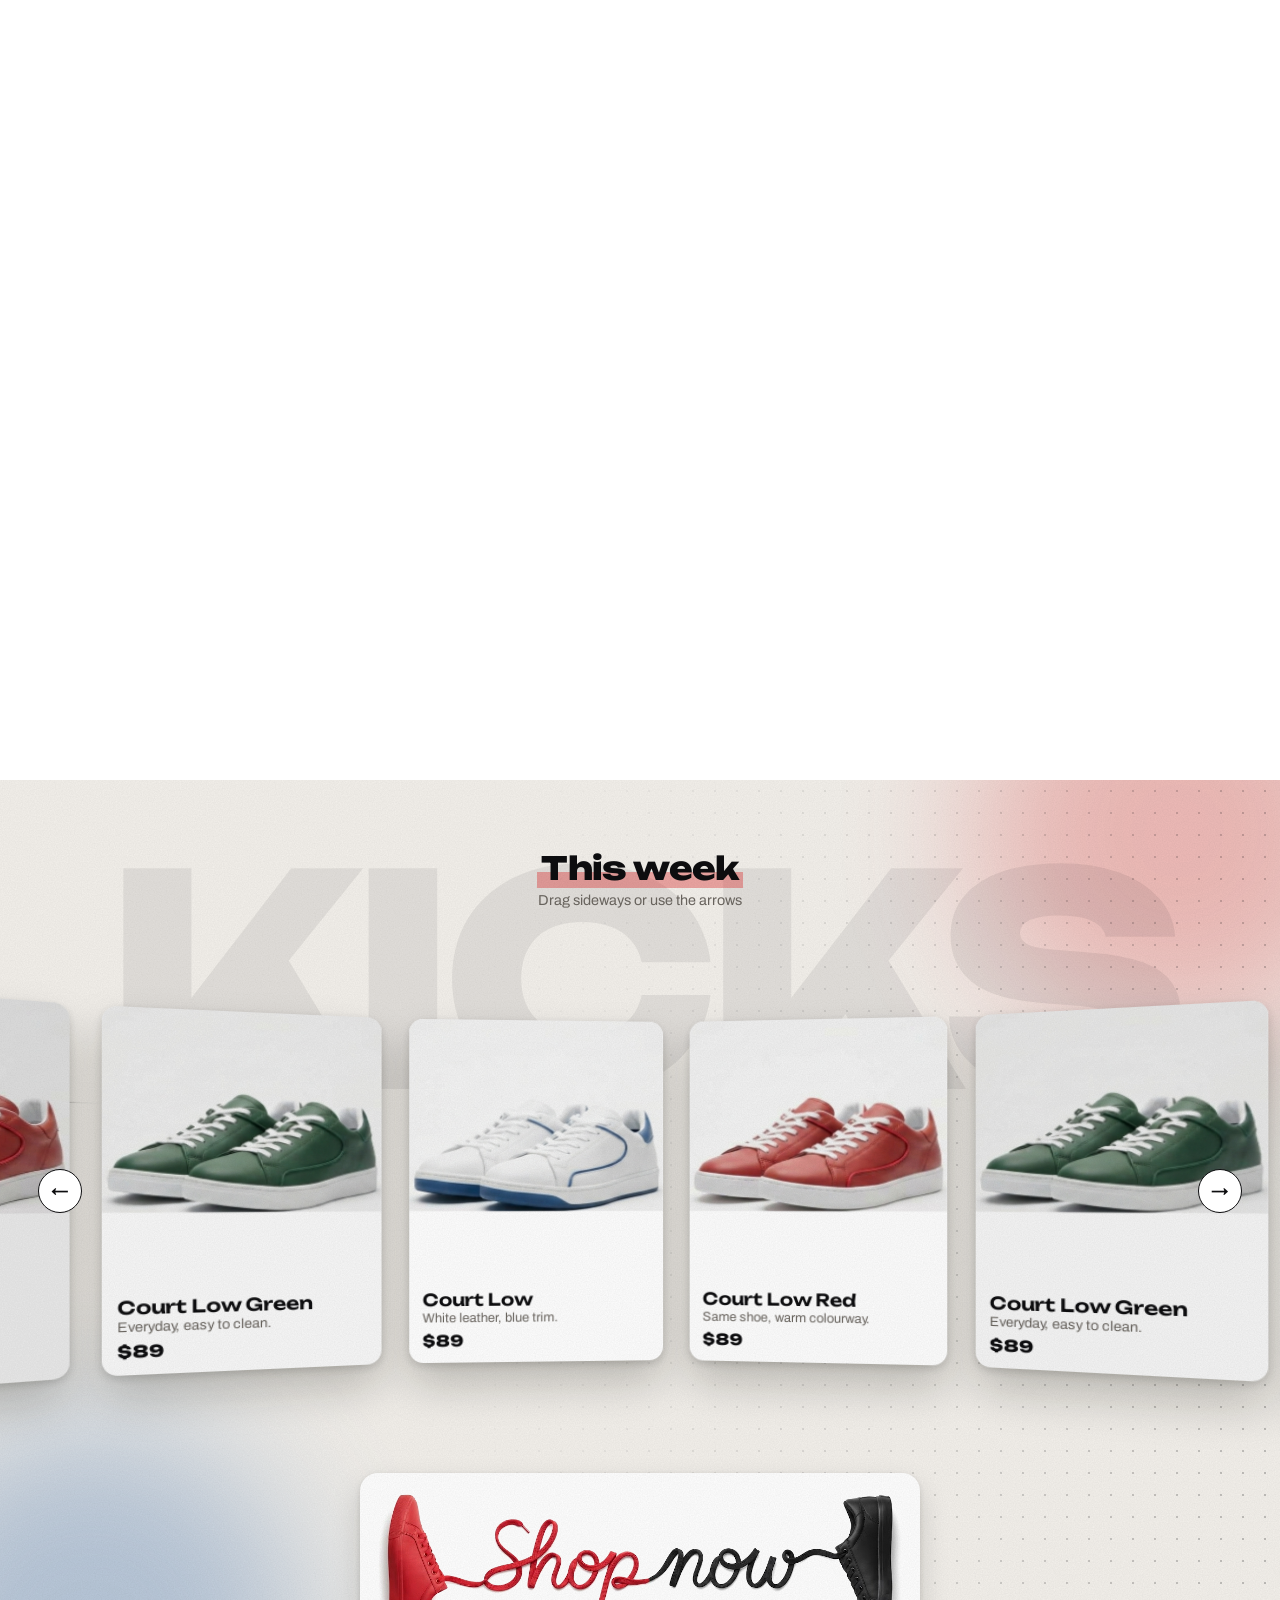
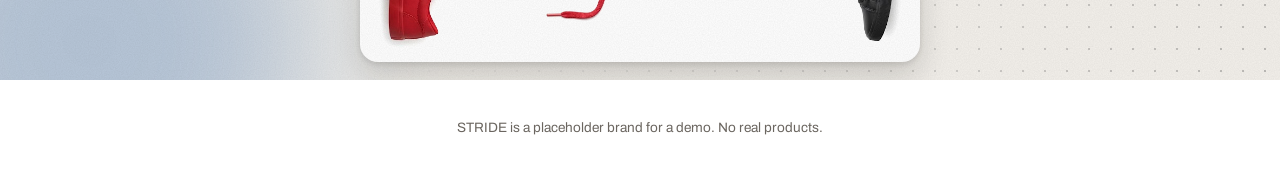
<file: stride/index.html>
<!DOCTYPE html>
<html lang="en">
<head>
<meta charset="utf-8">
<meta name="viewport" content="width=device-width,initial-scale=1,viewport-fit=cover">
<meta name="color-scheme" content="light">
<title>STRIDE - placeholder shoe shop demo</title>
<link rel="preconnect" href="https://fonts.googleapis.com">
<link rel="preconnect" href="https://fonts.gstatic.com" crossorigin>
<link href="https://fonts.googleapis.com/css2?family=Archivo:wght@500;700;800&family=Unbounded:wght@600;800&display=swap" rel="stylesheet">
<style>
  :root{
    --bg:#ffffff; --surface:#f4f1ec; --ink:#0d0d0f; --muted:#6b6660;
    --red:#e03131; --blue:#3a6fb0; --line:rgba(13,13,15,.14);
    --focus:#3a6fb0;
    --font-display:'Archivo',system-ui,sans-serif; --font-head:'Unbounded','Archivo',system-ui,sans-serif;
  }
  *{box-sizing:border-box;margin:0}
  html{scroll-behavior:auto;color-scheme:light}   /* opt out of forced/auto dark mode, which turned the shop dark on the phone */
  body{background:var(--bg);color:var(--ink);font-family:var(--font-display);-webkit-font-smoothing:antialiased}
  a{color:inherit}
  :focus-visible{outline:2px solid var(--focus);outline-offset:3px}
  .sr-only{position:absolute;width:1px;height:1px;overflow:hidden;clip:rect(0 0 0 0);white-space:nowrap}

  /* nav */
  .nav{position:fixed;inset:0 0 auto 0;z-index:50;display:flex;justify-content:space-between;align-items:center;padding:18px 5vw;transition:background .3s,backdrop-filter .3s}
  .nav.solid{background:rgba(255,255,255,.86);backdrop-filter:blur(8px);border-bottom:1px solid var(--line)}
  .logo{font-weight:800;letter-spacing:.14em;font-size:1.05rem;text-decoration:none;white-space:nowrap}
  .nav ul{display:flex;gap:28px;list-style:none;padding:0;font-size:.9rem;font-weight:500}
  .nav a.link{text-decoration:none}
  .nav a.link:hover{text-decoration:underline;text-underline-offset:5px}
  @media (max-width:600px){.nav ul{gap:16px;font-size:.8rem}.nav ul li:nth-child(n+3){display:none}}

  /* story: pinned stage that plays, then lifts away */
  .story{position:relative;height:620vh}
  .pin{position:sticky;top:0;height:100vh;height:100dvh;overflow:hidden}   /* dvh follows the phone's collapsing address/tool bars */
  .shop-hero{position:absolute;inset:0;background:var(--surface);display:flex;flex-direction:column;justify-content:center;padding:0 5vw}
  .shop-hero h1{font-size:clamp(2.6rem,8vw,7rem);line-height:.95;letter-spacing:-.03em;font-weight:800;max-width:14ch}
  .shop-hero p{margin-top:18px;max-width:38ch;color:var(--muted);font-size:1.05rem}
  .stage-wrap{position:absolute;inset:0;background:#fff;z-index:5;will-change:transform;box-shadow:0 30px 60px rgba(0,0,0,.18)}
  .stage{position:absolute;left:50%;top:50%;height:min(100vh,140vw);height:min(100dvh,140vw);aspect-ratio:16/9;width:auto;transform:translate(-50%,-50%);}   /* fits the height; capped on portrait phones so the shoe pair isn't wider than the screen */
  .layer{position:absolute;inset:0;width:100%;height:100%;object-fit:cover;filter:contrast(1.18) brightness(1.05);opacity:0;will-change:opacity;user-select:none;pointer-events:none}
  /* two falling shoes: the single side-view shoe, multiplied onto the white stage */
  .shoe{position:absolute;width:24%;aspect-ratio:2.44;background:url(keyframes/shoe-side.png) 50% 55.7%/175% no-repeat;filter:contrast(1.25) brightness(1.06);will-change:transform;pointer-events:none;transform-origin:50% 80%;transition:opacity .5s}   /* no blend mode: it rendered as white boxes on the phone; the filter whitens the image background instead */
  .shoe.gone{visibility:hidden}
  #shoeL{left:29%;top:73%}
  #shoeR{left:49%;top:76%}
  #kf1{transition:opacity .5s}
  .hint{position:absolute;left:50%;top:16vh;transform:translateX(-50%);z-index:6;font-size:.78rem;letter-spacing:.2em;text-transform:uppercase;color:var(--muted);opacity:0;transition:opacity .6s}
  .hint.show{opacity:1}
  .devtag{position:absolute;right:12px;bottom:12px;z-index:9;font:11px monospace;background:#000c;color:#fff;padding:4px 8px;border-radius:4px;display:none}
  body.devmode .devtag{display:block}

  /* shop */
  .shop{position:relative;background:var(--surface)}
  .shop-pin{position:relative;min-height:100vh;min-height:100dvh;overflow:hidden;display:flex;flex-direction:column;align-items:center;padding-top:68px;padding-bottom:calc(env(safe-area-inset-bottom,0px) + 8px);background:var(--surface)}
  @media (max-width:700px){.shop-pin{padding-bottom:calc(env(safe-area-inset-bottom,0px) + 72px)}}   /* keep the Shop now button clear of the phone's bottom toolbar */   /* solid bg so the shoes' multiply blend has something to blend with */
  .shop h2{font-size:clamp(1.4rem,3.2vw,2.3rem);letter-spacing:-.02em;font-weight:800;text-align:center}
  .shop .sub{color:var(--muted);font-size:.9rem;margin-top:4px;text-align:center}
  .ring-stage{position:relative;flex:1 1 auto;width:100%;min-height:0}
  .ring3d{position:absolute;inset:0;transform-style:preserve-3d;touch-action:pan-y;cursor:grab;outline-offset:-6px}
  .ring3d:active{cursor:grabbing}
  .rcard{position:absolute;left:50%;top:50%;width:var(--cw,200px);height:var(--ch,280px);margin:calc(var(--ch,280px)/-2) 0 0 calc(var(--cw,200px)/-2);border-radius:14px;overflow:hidden;background:#fff;box-shadow:0 22px 40px rgba(20,16,10,.22),0 3px 8px rgba(20,16,10,.16);backface-visibility:hidden;will-change:transform;user-select:none}
  .rcard .rpic{position:absolute;left:0;right:0;top:0;height:56%;background:url(keyframes/kf1-shoes-start.jpg) 50% 79%/270% no-repeat;-webkit-transform:translateZ(0);transform:translateZ(0)}
  .rcard .rtxt{position:absolute;left:0;right:0;bottom:0;padding:10px 13px 12px}
  .rcard h3{font-size:clamp(.8rem,1.5vw,1.05rem);line-height:1.15}
  .rcard p{color:var(--muted);font-size:clamp(.66rem,1vw,.8rem);margin-top:2px}
  .rcard .price{color:var(--ink);font-weight:800;margin-top:6px;font-size:clamp(.8rem,1.3vw,.95rem)}
  .rnav{position:absolute;top:50%;transform:translateY(-50%);z-index:20;width:44px;height:44px;border-radius:50%;border:1px solid var(--ink);background:#fff;color:var(--ink);font:700 1.1rem var(--font-display);cursor:pointer}
  .rnav:hover{background:var(--ink);color:#fff}
  .rnav.prev{left:3vw}.rnav.next{right:3vw}
  .lace-wrap{display:flex;justify-content:center;padding:0 5vw 10px;flex:0 0 auto}

  /* ---- look: type, colour washes, dot grid, grain, sticker, ticker (shop side only; the intro stays pure white) ---- */
  .logo,.shop-hero h1,.shop h2,.rcard h3,.rcard .price{font-family:var(--font-head)}
  .logo{display:inline-flex;align-items:center;gap:10px;font-weight:800;letter-spacing:.05em}
  .logo .mark{width:34px;height:34px;flex:none;transition:transform .25s cubic-bezier(.3,1.6,.5,1)}
  .logo:hover .mark{transform:rotate(-12deg) scale(1.08)}
  .logo i{font-style:normal;color:var(--red)}
  .shop-hero h1{font-size:clamp(2rem,6.2vw,5.4rem);line-height:1.04;letter-spacing:-.025em;max-width:13ch;font-weight:800}
  .shop-hero h1 em{font-style:normal;color:var(--red)}
  .shop h2{font-size:clamp(1.2rem,2.8vw,2rem);font-weight:800;letter-spacing:-.02em}
  .shop h2 span{background:linear-gradient(transparent 60%,rgba(224,49,49,.4) 60%);padding:0 .15em}
  .rcard h3{font-weight:600;letter-spacing:-.01em}
  .deco{position:absolute;inset:0;overflow:hidden;pointer-events:none;z-index:-1}   /* behind content, inside its parent's own stacking context, so the lace image can still multiply against it */
  .shop-hero,.shop-pin{isolation:isolate}
  .blob{position:absolute;border-radius:50%;filter:blur(70px);opacity:.5}
  .b1{width:40vw;height:40vw;right:-10vw;top:-12vw;background:var(--red)}
  .b2{width:36vw;height:36vw;left:-12vw;bottom:-16vw;background:var(--blue)}
  .b3{width:34vw;height:34vw;left:-10vw;bottom:-14vw;background:var(--blue);opacity:.32}
  .b4{width:32vw;height:32vw;right:-8vw;top:-12vw;background:var(--red);opacity:.28}
  .dots{position:absolute;inset:0;background-image:radial-gradient(rgba(13,13,15,.24) 1.2px,transparent 1.4px);background-size:22px 22px;-webkit-mask-image:linear-gradient(100deg,transparent 35%,#000 100%);mask-image:linear-gradient(100deg,transparent 35%,#000 100%)}
  .giant{position:absolute;font:800 clamp(6rem,23vw,21rem)/.8 var(--font-head);letter-spacing:-.05em;color:rgba(13,13,15,.07);white-space:nowrap;user-select:none}   /* solid faint fill: an outline shows the font's overlapping contours */
  .giant.g1{right:-1vw;bottom:14vh}
  .giant.g2{left:50%;top:9%;transform:translateX(-50%)}
  .shop-hero::after,.shop-pin::after{content:"";position:absolute;inset:0;pointer-events:none;z-index:3;opacity:.07;mix-blend-mode:multiply;background-image:url("data:image/svg+xml,%3Csvg xmlns='http://www.w3.org/2000/svg' width='220' height='220'%3E%3Cfilter id='n'%3E%3CfeTurbulence type='fractalNoise' baseFrequency='.85' numOctaves='2' stitchTiles='stitch'/%3E%3CfeColorMatrix values='0 0 0 0 0 0 0 0 0 0 0 0 0 0 0 0 0 0 .9 0'/%3E%3C/filter%3E%3Crect width='100%25' height='100%25' filter='url(%23n)'/%3E%3C/svg%3E")}
  .shop-hero>*:not(.deco):not(.ticker):not(.badge){position:relative;z-index:1}
  .shop-pin>*:not(.deco){position:relative}
  .badge{position:absolute;right:7vw;top:18vh;width:clamp(96px,14vw,170px);aspect-ratio:1;z-index:2;animation:spin 20s linear infinite}
  .badge svg{width:100%;height:100%;overflow:visible}
  .badge text{font-family:var(--font-head);font-weight:800;fill:var(--ink)}
  .badge .disc{fill:var(--red)}
  .ticker{position:absolute;left:0;right:0;bottom:0;z-index:2;background:var(--ink);color:#fff;overflow:hidden;white-space:nowrap;padding:12px 0;font:800 .74rem var(--font-head);letter-spacing:.16em}
  .ticker .track{display:inline-block;animation:marq 32s linear infinite}
  .ticker b{color:var(--red);margin:0 1.2em}
  @keyframes marq{to{transform:translateX(-50%)}}
  @keyframes spin{to{transform:rotate(360deg)}}
  @media (prefers-reduced-motion:reduce){.badge,.ticker .track{animation:none}}
  /* the parent must not get its own transform or the shoes' multiply-blend stops seeing the page behind them */
  .lace-btn{display:block;width:min(92vw,560px);text-decoration:none;border-radius:18px;background:#fff;padding:4px 6px;box-shadow:0 14px 30px rgba(20,16,10,.16),0 2px 6px rgba(20,16,10,.12);transition:transform .15s,box-shadow .15s}   /* a solid white card: no blend mode needed, so it looks the same on every browser */
  .lace-btn img{display:block;width:100%;height:auto;border-radius:14px;filter:contrast(1.06) brightness(1.03)}
  .lace-btn:hover{transform:translateY(-4px);box-shadow:0 20px 38px rgba(20,16,10,.2),0 3px 8px rgba(20,16,10,.14)}
  .lace-btn:active{transform:translateY(0)}
  footer{padding:40px 5vw;color:var(--muted);font-size:.85rem;text-align:center}

  /* reduced motion: skip the sequence, offer an explicit preview */
  .preview-btn{position:fixed;left:16px;bottom:16px;z-index:60;display:none;font:600 .85rem var(--font-display);padding:12px 18px;min-height:44px;border-radius:999px;border:1px solid var(--ink);background:#fff;color:var(--ink);cursor:pointer}
  body.rm .preview-btn{display:block}
  body.rm .story{height:auto}
  body.rm .pin{position:relative;height:auto;min-height:100vh}
  body.rm .stage-wrap{display:none}
  body.rm .shop{height:auto}
  body.rm .shop-pin{position:relative;height:auto;min-height:100vh}
</style>
</head>
<body>
<nav class="nav" id="nav" aria-label="Main">
  <a class="logo" href="#top" aria-label="STRIDE, home">
    <svg class="mark" viewBox="0 0 44 44" aria-hidden="true">
      <rect width="44" height="44" rx="12" fill="#e03131"/>
      <path d="M9 27V20.5C14.5 20.5 17 16.5 18.6 12L23 14C24.2 18 28 20 33 21C36.4 21.8 36.6 27 36.6 27Z" fill="#fff"/>
      <rect x="8" y="28.6" width="29.6" height="4.2" rx="2.1" fill="#fff"/>
      <path d="M22.5 17.2L26 18.8M21.2 20.2L24.8 21.8" stroke="#e03131" stroke-width="1.6" stroke-linecap="round"/>
    </svg>
    <span class="wm">STR<i>I</i>DE</span>
  </a>
  <ul><li><a class="link" href="#shop">New</a></li><li><a class="link" href="#shop">Classics</a></li><li><a class="link" href="#shop">Sale</a></li><li><a class="link" href="#shop">Cart (0)</a></li></ul>
</nav>

<main id="top">
<section class="story" id="story" aria-label="Intro">
  <div class="pin">
    <div class="shop-hero">
      <div class="deco" aria-hidden="true">
        <span class="blob b1"></span><span class="blob b2"></span><span class="dots"></span><span class="giant g1">STRIDE</span>
      </div>
      <div class="badge" aria-hidden="true">
        <svg viewBox="0 0 200 200">
          <defs><path id="circ" d="M100,100 m-74,0 a74,74 0 1,1 148,0 a74,74 0 1,1 -148,0"/></defs>
          <circle class="disc" cx="100" cy="100" r="58"/>
          <text font-size="16"><textPath href="#circ" textLength="440" lengthAdjust="spacing">NEW DROP • SUMMER 26 •</textPath></text>
          <text x="100" y="114" text-anchor="middle" font-size="40" style="fill:#fff">&#8595;</text>
        </svg>
      </div>
      <h1>Step out of the <em>frame.</em></h1>
      <p>Everyday sneakers, made to be worn hard. Placeholder shop for a demo.</p>
      <div class="ticker" aria-hidden="true"><div class="track"><span>FRESH KICKS<b>&#10038;</b>FREE SHIPPING OVER $75<b>&#10038;</b>STEP OUT OF THE FRAME<b>&#10038;</b>NEW COLOURWAYS EVERY WEEK<b>&#10038;</b></span><span>FRESH KICKS<b>&#10038;</b>FREE SHIPPING OVER $75<b>&#10038;</b>STEP OUT OF THE FRAME<b>&#10038;</b>NEW COLOURWAYS EVERY WEEK<b>&#10038;</b></span></div></div>
    </div>
    <div class="stage-wrap" id="stageWrap" aria-hidden="true">
      <div class="stage" id="stage">
        <img class="layer" id="kf1" src="keyframes/kf1-shoes-start.jpg" alt="">
        <video class="layer" id="clipDance" muted playsinline preload="auto" aria-hidden="true"><source src="veo-clips/veo-dance-freeze.mp4" type="video/mp4"></video>
        <video class="layer" id="clipReach" muted playsinline preload="auto" aria-hidden="true"><source src="veo-clips/veo-reach-grip.mp4" type="video/mp4"></video>
        <div class="shoe" id="shoeL"></div>
        <div class="shoe" id="shoeR"></div>
      </div>
      <div class="hint" id="hint">Scroll</div>
      <div class="devtag" id="devTag">AI video clips generated with Google Veo</div>
    </div>
  </div>
</section>

<section class="shop" id="shop">
 <div class="shop-pin">
  <div class="deco" aria-hidden="true"><span class="blob b3"></span><span class="blob b4"></span><span class="dots"></span><span class="giant g2">KICKS</span></div>
  <div><h2><span>This week</span></h2><p class="sub">Drag sideways or use the arrows</p></div>
  <div class="ring-stage">
    <div class="ring3d" id="ring3d" tabindex="0" role="region" aria-label="Shoe carousel. Use the left and right arrow keys to rotate."></div>
    <button class="rnav prev" id="rPrev" type="button" aria-label="Previous shoe">&#8592;</button>
    <button class="rnav next" id="rNext" type="button" aria-label="Next shoe">&#8594;</button>
  </div>

  <div class="lace-wrap">
    <a class="lace-btn" href="#shop" id="shopNow" aria-label="Shop now">
      <img src="keyframes/shopnow-lace.png" alt="Shop now, spelled out in a red and a black shoelace between two sneakers" width="1024" height="338">
    </a>
  </div>
 </div>
</section>
<footer>STRIDE is a placeholder brand for a demo. No real products.</footer>
</main>

<button class="preview-btn" id="previewBtn" type="button">Preview animation</button>

<script>
(function(){
  // browsers restore the previous scroll position on reload by default, which could otherwise make the page
  // load already-scrolled deep into (or past) the intro and immediately mark it "done" with nothing ever shown
  if('scrollRestoration' in history) history.scrollRestoration='manual';
  window.scrollTo(0,0);
  var $=function(id){return document.getElementById(id)};
  var story=$('story'), wrap=$('stageWrap'), nav=$('nav'), hint=$('hint');
  var L=$('shoeL'), R=$('shoeR');
  var clipDance=$('clipDance'),clipReach=$('clipReach'),clipDancePlayed=false,clipReachPlayed=false;
  clipDance.pause(); clipReach.pause();   // each plays forward once, the first time scroll reaches it (seeking is unreliable in testing, so opacity is scroll-driven but playback itself is not scrubbed)
  var mq=window.matchMedia('(prefers-reduced-motion: reduce)');
  if(location.hash==='#dev') document.body.classList.add('devmode');

  var clamp=function(v,a,b){return Math.max(a,Math.min(b,v))};
  var ramp=function(p,a,b){return clamp((p-a)/(b-a),0,1)};
  var ease=function(t){return t<.5?2*t*t:1-Math.pow(-2*t+2,2)/2};

  /* ---- shoe drop: two shoes fall, bounce twice, settle together ---- */
  var dropDone=false, dropStart=0;
  var k1=$('kf1'), landed=false;
  var shoes=[   // x0 in vw, y0 in vh (start above the frame), r0 in degrees
    {el:L, x0:-24, y0:-105, r0:-40, delay:0},
    {el:R, x0: 20, y0:-125, r0: 55, delay:220}
  ];
  // fall, bounce 1, bounce 2, rest; returns vertical offset in vh (0 = resting on the floor)
  function yAt(t,h0){
    var F=600,B1=340,B2=210;
    if(t<0) return h0;
    if(t<F){ var u=t/F; return h0*(1-u*u); }
    t-=F;
    if(t<B1){ var u=t/B1; return -16*(1-Math.pow(2*u-1,2)); }
    t-=B1;
    if(t<B2){ var u=t/B2; return -5*(1-Math.pow(2*u-1,2)); }
    return 0;
  }
  function drawDrop(now){
    var t=now-dropStart, allDone=true;
    shoes.forEach(function(s){
      var tt=t-s.delay;
      var y=yAt(tt,s.y0);
      var x=s.x0*(1-ease(clamp(tt/1150,0,1))), r=s.r0*(1-ease(clamp(tt/750,0,1)));   // slide together and straighten
      s.el.style.transform='translate('+x+'vw,'+y+'vh) rotate('+r+'deg)';
      if(tt<1150) allDone=false;
    });
    if(!allDone) requestAnimationFrame(drawDrop);
    else { dropDone=true; landed=true; hint.classList.add('show'); update(); setTimeout(function(){ if(landed){L.classList.add('gone');R.classList.add('gone');} },700); }
  }
  function playDrop(){
    dropDone=false; landed=false; hint.classList.remove('show'); L.classList.remove('gone'); R.classList.remove('gone'); update();
    shoes.forEach(function(s){s.el.style.transform='translate('+s.x0+'vw,'+s.y0+'vh) rotate('+s.r0+'deg)'});
    dropStart=performance.now()+250; requestAnimationFrame(function tick(now){ if(now<dropStart){requestAnimationFrame(tick);return;} drawDrop(now); });
  }

  /* ---- scroll timeline ---- */
  var storyDone=false;   // once the reveal has essentially finished, the character must not reappear on scrolling back up (its videos are spent and would just show a frozen last frame); scrolling itself stays completely free - a hard scroll floor was tried and rejected because it also blocked scrolling back into the (perfectly fine, video-free) shop-hero tagline screen that shares the same scroll range
  function update(){
    var rect=story.getBoundingClientRect();
    var total=story.offsetHeight-window.innerHeight;
    var p=clamp(-rect.top/total,0,1);
    if(p>.97) storyDone=true;
    // clipDance (Veo: smoke condensing -> figure -> dance -> freeze) and clipReach (Veo: freeze -> reach up -> grip
    // the screen) each play forward once, triggered by scroll reaching their window; the CSS wrap-lift below is
    // what actually pulls the "screen" away, so clipReach only needs to land on the grip, not animate the pull
    clipDance.style.opacity=storyDone?0:ramp(p,.06,.12)*(1-ramp(p,.40,.46));
    if(!clipDancePlayed && !storyDone && p>=.06){ clipDancePlayed=true; clipDance.play().catch(function(){}); }
    clipReach.style.opacity=storyDone?0:ramp(p,.40,.46);
    if(!clipReachPlayed && !storyDone && p>=.40){ clipReachPlayed=true; clipReach.play().catch(function(){}); }
    // falling shoes fade out into the matching pair image once landed; that image gives way to the smoke frame
    var pairVis=(landed && !storyDone)?(1-ramp(p,.09,.13)):0;
    k1.style.opacity=pairVis;
    L.style.opacity=R.style.opacity=(landed||storyDone)?0:1;
    var lift=ease(ramp(p,.72,.98));
    wrap.style.transform='translateY('+(-lift*125)+'%)';   // 125% so the soft shadow leaves the screen too
    hint.style.opacity=(dropDone&&p<.03)?1:0;
    nav.classList.toggle('solid',p>.9||rect.bottom<window.innerHeight*.5);
  }
  window.addEventListener('scroll',update,{passive:true});
  window.addEventListener('resize',update);

  /* ---- shop: 3D ring of shoe cards ---- */
  var ringEl=$('ring3d'), shopSec=$('shop'), ringStage=ringEl.parentNode;
  // Each colourway is its own real photo (generated to match the base shot's pose/angle/background), not a
  // CSS/canvas filter on one photo - the base photo is almost entirely white leather with just a thin blue
  // trim, so there was barely any colour there for a filter to shift, which is why every "colourway" kept
  // looking like the same white shoe no matter how it was applied.
  var PRODUCTS=[
    {n:'Court Low',       d:'White leather, blue trim.',  p:'$89', img:'keyframes/kf1-shoes-start.jpg'},
    {n:'Court Low Red',   d:'Same shoe, warm colourway.', p:'$89', img:'keyframes/ring/court-low-red.jpg'},
    {n:'Court Low Green', d:'Everyday, easy to clean.',   p:'$89', img:'keyframes/ring/court-low-green.jpg'},
    {n:'Court Low Mono',  d:'All white, no colour.',      p:'$92', img:'keyframes/ring/court-low-mono.jpg'},
    {n:'Court Low Sand',  d:'Warm, worn-in look.',        p:'$95', img:'keyframes/ring/court-low-sand.jpg'},
    {n:'Court Low Violet',d:'Limited colourway.',         p:'$95', img:'keyframes/ring/court-low-violet.jpg'}
  ];
  var N=27, STEP=360/N, CULL=48, RING_R=1000;   // (was "R", which clobbered the right-shoe element and broke every scroll update)
  var rcards=[];
  for(var i=0;i<N;i++){
    var pr=PRODUCTS[i%PRODUCTS.length], c=document.createElement('article');
    c.className='rcard'; c.setAttribute('aria-hidden', i===0?'false':'true');
    c.innerHTML='<div class="rpic" style="background-image:url('+pr.img+')"></div><div class="rtxt"><h3>'+pr.n+'</h3><p>'+pr.d+'</p><p class="price">'+pr.p+'</p></div>';
    ringEl.appendChild(c); rcards.push(c);
  }
  var manual=0, drift=0, lastT=null, scrollPhase=0, forceMotion=false;
  function layoutRing(){
    var h=ringStage.clientHeight, ch=Math.max(150,Math.min(h*0.9,340)), cw=Math.min(ch*0.74,innerWidth*0.36);
    ringEl.style.setProperty('--ch',ch+'px'); ringEl.style.setProperty('--cw',cw+'px');
    RING_R=(cw+26)/(STEP*Math.PI/180); ringEl.style.perspective=RING_R+'px';
  }
  function placeRing(){
    var phase=scrollPhase+drift+manual;
    for(var i=0;i<N;i++){
      var a=((i*STEP+phase)%360+540)%360-180, el=rcards[i];
      if(Math.abs(a)>CULL){ el.style.visibility='hidden'; continue; }
      el.style.visibility='visible';
      var r=a*Math.PI/180, cc=Math.cos(r);
      el.style.transform='translate3d('+(RING_R*Math.sin(r))+'px,0,'+(RING_R*(1-cc))+'px) rotateY('+(-a)+'deg)';
      el.style.filter='brightness('+(1-0.6*(1-cc))+')';
    }
  }
  function ringTick(t){
    if(lastT==null) lastT=t; var dt=Math.min((t-lastT)/1000,.1); lastT=t;
    if(!mq.matches || forceMotion) drift-=2.4*dt;   // slow idle rotation; off under reduced motion unless the visitor pressed "Preview animation"
    syncScroll(); placeRing(); requestAnimationFrame(ringTick);
  }
  function syncScroll(){
    scrollPhase=0;   // the ring no longer follows page scroll: it turns by itself, by dragging sideways, or with the arrows, so the page scrolls normally
  }
  var dragX=null, dragY=0, dragging=false;   // drag to rotate; only a clearly sideways move counts, so vertical page scrolling on a phone is never hijacked
  ringEl.addEventListener('pointerdown',function(e){dragX=e.clientX; dragY=e.clientY; dragging=false; if(e.pointerType==='mouse') ringEl.setPointerCapture(e.pointerId)});
  ringEl.addEventListener('pointermove',function(e){
    if(dragX==null) return;
    var dx=e.clientX-dragX, dy=e.clientY-dragY;
    if(!dragging){ if(Math.abs(dx)>10 && Math.abs(dx)>Math.abs(dy)*1.6) dragging=true; else return; }
    manual+=dx*0.18; dragX=e.clientX; dragY=e.clientY;
  });
  function endDrag(){dragX=null; dragging=false}
  ringEl.addEventListener('pointerup',endDrag); ringEl.addEventListener('pointercancel',endDrag);
  function nudge(dir){ manual+=dir*STEP; }
  $('rPrev').addEventListener('click',function(){nudge(1)}); $('rNext').addEventListener('click',function(){nudge(-1)});
  ringEl.addEventListener('keydown',function(e){ if(e.key==='ArrowLeft'){nudge(1);e.preventDefault()} if(e.key==='ArrowRight'){nudge(-1);e.preventDefault()} });
  document.addEventListener('visibilitychange',function(){lastT=null});
  window.addEventListener('resize',function(){layoutRing();placeRing()});
  layoutRing(); placeRing(); requestAnimationFrame(ringTick);

  /* ---- reduced motion: jump to the end state, keep an explicit preview control ---- */
  function applyMotion(){
    if(mq.matches){ document.body.classList.add('rm'); nav.classList.add('solid'); }
    else { document.body.classList.remove('rm'); update(); }
  }
  $('previewBtn').addEventListener('click',function(){
    forceMotion=true; document.body.classList.remove('rm'); window.scrollTo(0,0); update(); playDrop();
  });
  mq.addEventListener&&mq.addEventListener('change',applyMotion);
  applyMotion();
  if(!mq.matches){ update(); playDrop(); }
})();
</script>
</body>
</html>
</file>
<file: banquet/style.css>
:root{color-scheme:light}
:root{font-family:Inter,'Noto Sans Devanagari',Arial,sans-serif;color:#32191b;background:#fbf6ea;font-synthesis:none;text-rendering:optimizeLegibility;-webkit-font-smoothing:antialiased;--maroon:#7a1f2b;--gold:#e0a526;--green:#586b4a;--ink:#32191b;--ivory:#fbf6ea;--line:#ddcfb8}*{box-sizing:border-box}html,body{margin:0;min-width:320px;max-width:100%;overflow-x:clip;scroll-behavior:smooth}body{line-height:1.5;background:var(--ivory)}a{color:inherit;text-decoration:none}button,input,select{font:inherit}button{cursor:pointer}h1,h2,h3,p{margin:0}h1,h2,h3{font-family:'Cormorant Garamond','Noto Sans Devanagari',serif;line-height:1.05}h1{font-size:clamp(3rem,13vw,5.2rem);letter-spacing:-.045em;color:#fff;max-width:720px}h2{font-size:clamp(2.8rem,10vw,5rem);font-weight:600;letter-spacing:-.035em;color:var(--maroon)}h3{font-size:2rem;color:var(--maroon)}.site-header{height:72px;position:sticky;top:0;z-index:10;display:flex;align-items:center;justify-content:space-between;padding:0 20px;background:#fbf6eaf2;border-bottom:1px solid #e5d9c3;backdrop-filter:blur(14px)}.brand{display:flex;align-items:center;gap:10px;color:var(--maroon)}.brand-mark{font-family:serif;font-size:30px;line-height:1;color:var(--gold)}.brand strong,.brand em{display:block;font-family:'Cormorant Garamond',serif;font-size:23px;line-height:.78}.brand em{font-size:18px;font-style:normal;color:var(--green);padding-left:17px}.site-header nav{display:none}.header-actions{display:flex;align-items:center;gap:8px}.language{border:0;background:none;color:var(--maroon);font-weight:600;padding:8px}.whatsapp-button,.button{display:inline-flex;align-items:center;justify-content:center;gap:10px;border:1px solid var(--maroon);border-radius:100px;padding:11px 15px;color:#fff;background:var(--maroon);font-size:12px;font-weight:700;transition:transform .25s,background .25s}.whatsapp-button:hover,.button:hover{transform:translateY(-2px);background:#5e1621}.hero{min-height:700px;position:relative;display:flex;align-items:flex-end;padding:36px 20px 26px;overflow:hidden;background-image:linear-gradient(90deg,rgba(37,12,14,.8),rgba(65,23,18,.22)),url('photos/hero-decorated-flowers.jpg');background-position:center;background-size:cover;color:#fff}.hero:after{content:'';position:absolute;inset:auto 0 0;height:35%;background:linear-gradient(transparent,rgba(35,11,10,.5))}.hero-content,.scroll-cue{position:relative;z-index:1}.hero-content{width:100%}.eyebrow{color:var(--gold);font-size:11px;font-weight:700;letter-spacing:.14em;text-transform:uppercase;margin-bottom:15px}.hero-sub{color:#fff;max-width:510px;margin:18px 0 22px;font-size:15px}.chips{display:flex;flex-wrap:wrap;gap:7px;margin-bottom:22px}.chips span{border:1px solid #ffffff85;border-radius:100px;padding:7px 10px;color:#fff;font-size:11px;background:#351b1b5c}.enquiry{display:grid;gap:8px;padding:10px;background:#fff;color:var(--ink);border-radius:5px;max-width:480px}.enquiry label{font-size:9px;text-transform:uppercase;letter-spacing:.08em;color:#7b6a61;font-weight:700}.enquiry input,.enquiry select{display:block;width:100%;border:0;border-bottom:1px solid #cbbfab;background:transparent;padding:7px 0;color:var(--ink);outline:none;font-size:12px}.button-gold{border:0;background:var(--gold);color:#32191b;border-radius:3px;padding:14px}.button-gold:hover{background:#efb934}.scroll-cue{position:absolute;z-index:2;right:20px;bottom:28px;display:none;color:#fff;font-size:10px;letter-spacing:.1em;text-transform:uppercase}.scroll-cue span{font-size:18px;margin-left:6px}.events-strip{padding:22px 20px;background:var(--maroon);color:#fff}.events-strip p{font-family:'Cormorant Garamond',serif;font-size:25px;margin-bottom:18px}.events-strip div{display:grid;grid-template-columns:repeat(2,1fr);gap:15px 10px}.events-strip span{font-size:11px;display:flex;align-items:center;gap:8px}.events-strip b{color:var(--gold);font-size:9px}.section,.gallery-section{padding:76px 20px}.section-heading{display:grid;gap:22px;margin-bottom:32px}.section-heading>p{color:#745f58;max-width:360px;font-size:14px}.guest-tool{padding:18px;margin:0 0 26px;border:1px solid var(--line);background:#fff;border-radius:5px}.guest-tool label{display:block;font-family:'Cormorant Garamond',serif;font-size:25px;color:var(--maroon)}.guest-tool div{display:flex;gap:8px;margin:9px 0}.guest-tool input{width:100%;border:0;border-bottom:1px solid #b7a795;padding:8px 4px;background:transparent;outline:none}.guest-tool small{color:#826f63;font-size:10px}.hall-grid,.package-grid,.why-grid,.review-grid{display:grid;gap:18px}.hall-card{background:#fff;border:1px solid var(--line);border-radius:5px;overflow:hidden;transition:transform .3s,box-shadow .3s}.hall-card:hover,.hall-card.recommended{transform:translateY(-4px);box-shadow:0 14px 30px #6b242015}.hall-card.recommended{outline:2px solid var(--gold)}.hall-image{height:235px;background-position:center;background-size:cover;position:relative;overflow:hidden}.hall-image.garden{background:linear-gradient(140deg,#7a1f2b,#e0a526)}.hall-image .empty-image{position:absolute;inset:0;background:url('photos/hall-empty.jpg') center/cover;clip-path:inset(0 0 0 var(--reveal,100%));transition:clip-path .2s}.reveal-hint{position:absolute;z-index:1;bottom:14px;left:14px;background:#32191bd9;color:#fff;border-radius:100px;padding:7px 10px;font-size:10px}.hall-index{position:absolute;top:14px;right:14px;color:#fff;font-family:'Cormorant Garamond',serif;font-size:20px}.hall-body{padding:18px}.sample-tag{text-transform:uppercase;color:#9b7c61;font-size:9px;font-weight:700;letter-spacing:.12em}.hall-body h3{margin:4px 0 5px}.hall-body p{color:#745f58;font-size:12px;min-height:38px}.capacity{border-top:1px solid var(--line);display:flex;gap:22px;margin-top:18px;padding-top:14px}.capacity span{color:#826f63;font-size:10px;text-transform:uppercase}.capacity strong{display:block;color:var(--maroon);font-family:'Cormorant Garamond',serif;font-size:28px;line-height:1}.section-cream{background:#f3e9d7}.package-card{position:relative;border:1px solid var(--line);padding:25px 20px;background:var(--ivory);min-height:250px}.package-card.featured{background:var(--maroon);color:#fff}.package-card.featured h3,.package-card.featured p,.package-card.featured strong,.package-card.featured span,.package-card.featured .package-name{color:#fff}.package-name{text-transform:uppercase;letter-spacing:.12em;font-size:10px;color:var(--green);font-weight:700}.package-card>strong{display:block;color:var(--maroon);font-family:'Cormorant Garamond',serif;font-size:45px;margin-top:20px}.package-card>span:not(.sample-tag){font-size:11px;color:#826f63}.package-card>p:not(.package-name){font-size:12px;margin:20px 0;color:#745f58}.package-card a{font-size:11px;font-weight:700;color:var(--gold)}.package-card .sample-tag{position:absolute;right:16px;top:18px}.gallery-section{background:#7a1f2b;color:#fff;padding-bottom:66px}.gallery-section h2{color:#fff}.gallery-section .section-heading>p{color:#f3d69a}.gallery-track{display:flex;gap:12px;overflow-x:auto;scrollbar-width:none;touch-action:pan-x}.gallery-track::-webkit-scrollbar{display:none}.gallery-track figure{flex:0 0 76vw;max-width:390px;margin:0;position:relative}.gallery-track img{display:block;width:100%;height:330px;object-fit:cover}.gallery-track figcaption{position:absolute;bottom:0;left:0;right:0;padding:22px 14px 12px;background:linear-gradient(transparent,#32191bd9);font-size:10px}.why-grid article{display:flex;gap:20px;border-top:1px solid var(--line);padding-top:16px}.why-number{color:var(--gold);font-size:11px;font-weight:700}.why-grid h3{font-size:25px}.why-grid p{font-size:12px;color:#745f58;margin-top:5px}.team-section{padding:60px 20px;background:#e8deca;display:grid;gap:28px}.team-card{display:flex;align-items:center;gap:16px;padding:18px;background:#fbf6ea;border:1px solid #cfc0a7}.avatar{width:58px;height:58px;display:grid;place-items:center;border-radius:50%;background:var(--green);color:#fff;font-family:'Cormorant Garamond',serif;font-size:22px}.team-card span:not(.team-arrow){display:block;color:#826f63;font-size:11px}.team-card h3{font-size:25px;margin:2px 0}.team-card i{font-style:normal;text-transform:uppercase;letter-spacing:.1em;color:#a48764;font-size:9px}.team-arrow{margin-left:auto;color:var(--gold);font-size:20px}.getting-grid{display:grid;gap:18px}.map-placeholder{height:230px;display:flex;flex-direction:column;align-items:center;justify-content:center;background:linear-gradient(135deg,#d7d5bd,#a9b69e);color:#234232;position:relative;overflow:hidden}.map-placeholder:before,.map-placeholder:after{content:'';position:absolute;border:1px solid #ffffff66;transform:rotate(35deg);width:140%;height:45px}.map-placeholder:after{transform:rotate(-25deg)}.map-pin{position:relative;z-index:1;width:35px;height:35px;display:grid;place-items:center;border:1px solid #234232;border-radius:50%;font-size:25px}.map-placeholder strong,.map-placeholder small{position:relative;z-index:1;margin-top:8px}.map-placeholder strong{font-family:'Cormorant Garamond',serif;font-size:26px}.map-placeholder small{font-size:10px}.getting-grid ul{list-style:none;padding:0;margin:0}.getting-grid li{border-top:1px solid var(--line);padding:17px 0;font-size:13px;display:flex;justify-content:space-between}.getting-grid li span{color:var(--gold)}.reviews-section{padding:70px 20px;background:#f3e9d7;display:grid;gap:36px}.rating{display:flex;align-items:center;gap:10px;flex-wrap:wrap}.rating strong{font-family:'Cormorant Garamond',serif;font-size:72px;color:var(--maroon);line-height:.7}.rating span{color:var(--gold);letter-spacing:3px}.rating small{width:100%;margin-left:3px;color:#826f63;font-size:10px}.review-grid article{border-top:1px solid #cabb9f;padding-top:16px}.review-grid p{font-family:'Cormorant Garamond',serif;color:var(--maroon);font-size:24px;line-height:1.1}.review-grid strong{display:block;margin-top:14px;font-size:11px}.review-grid small{color:#9b7c61;font-size:9px;text-transform:uppercase}footer{padding:30px 20px;background:var(--maroon);color:#fff;display:flex;flex-direction:column;gap:28px}footer .footer-brand{display:flex;align-items:center;gap:10px;flex-wrap:wrap}.footer-brand .brand-mark{font-size:25px}.footer-brand strong{font-family:'Cormorant Garamond',serif;font-size:23px}.footer-brand>span:last-child{width:100%;font-size:10px;color:#f1d499;padding-left:39px}footer p{font-size:11px;margin-bottom:12px;color:#f1d499}footer small{font-size:10px;color:#ecdcc0}.reveal{opacity:0;transform:translateY(20px)}.reveal.visible{opacity:1;transform:none;transition:opacity .7s ease,transform .7s ease}#petals{position:absolute;inset:0;width:100%;height:100%;z-index:1;pointer-events:none}@media(min-width:700px){.site-header{padding:0 5vw}.site-header nav{display:flex;gap:24px;margin-left:auto;margin-right:22px}.site-header nav a{font-size:11px;font-weight:600;color:#604a43}.hero{min-height:760px;padding:70px 7vw}.hero-content{max-width:920px}.enquiry{grid-template-columns:1fr 1fr 1fr auto;align-items:end;max-width:100%;padding:14px}.scroll-cue{display:block}.events-strip{padding:28px 7vw;display:flex;align-items:center;gap:70px}.events-strip p{margin:0;white-space:nowrap}.events-strip div{display:flex;flex:1;justify-content:space-between}.section,.gallery-section{padding:100px 7vw}.section-heading{grid-template-columns:1fr 1fr;align-items:end}.guest-tool{max-width:460px;margin-left:auto}.hall-grid,.package-grid{grid-template-columns:repeat(3,1fr)}.hall-image{height:300px}.package-card{min-height:310px}.gallery-track figure{flex-basis:30vw}.gallery-track img{height:420px}.why-grid{grid-template-columns:repeat(4,1fr)}.team-section{padding:76px 7vw;grid-template-columns:1fr 1.5fr;align-items:center}.getting-grid{grid-template-columns:1.3fr 1fr;gap:60px}.reviews-section{padding:90px 7vw;grid-template-columns:200px 1fr}.review-grid{grid-template-columns:repeat(3,1fr)}footer{padding:34px 7vw;flex-direction:row;justify-content:space-between;align-items:end}}
@media(prefers-reduced-motion:reduce){html{scroll-behavior:auto}.reveal{opacity:1;transform:none}.hall-card,.button,.whatsapp-button{transition:none}.gallery-track{scroll-behavior:auto}}
/* QuickBuild fixes 2026-10-24: readable small text, contrast >= 4.5:1, mobile nav, call/directions */
section,[id]{scroll-margin-top:110px}
.hero-sub{font-size:16px}.eyebrow{font-size:12.5px}.chips span{font-size:13px}
.enquiry label{font-size:12px;color:#5f5048}.enquiry input,.enquiry select{font-size:16px}
.whatsapp-button,.button{font-size:14px}.language{font-size:14px}
.events-strip span{font-size:14px}.events-strip b{font-size:12px}
.section-heading>p{font-size:15px;color:#5f4b44}
.guest-tool small{font-size:12.5px;color:#6a574d}.guest-tool input{font-size:16px}
.sample-tag{font-size:11.5px;color:#7a5a3d}
.hall-body p{font-size:14px;color:#5f4b44}.capacity span{font-size:12px;color:#6a574d}.reveal-hint{font-size:12px}
.package-name{font-size:12px;color:#455a37}
.package-card>p:not(.package-name){font-size:14px;color:#5f4b44}
.package-card>span:not(.sample-tag){font-size:13px;color:#6a574d}
.package-card a{font-size:13px;color:var(--maroon);text-decoration:underline}
.package-card.featured a{color:#ffd978}.package-card.featured .sample-tag{color:#f1d499}
.gallery-track figcaption{font-size:12px}
.why-number{font-size:13px;color:#8a5a00}.why-grid p{font-size:14px;color:#5f4b44}
.team-card span:not(.team-arrow){font-size:13px;color:#6a574d}.team-card i{font-size:11.5px;color:#7a5a3d}.team-arrow{color:#8a5a00}
.getting-grid li{font-size:15px}.getting-grid li span{color:#8a5a00}
.get-buttons{display:flex;gap:10px;flex-wrap:wrap;margin-top:18px}.button-line{background:transparent;color:var(--maroon)}.button-line:hover{background:var(--maroon);color:#fff}
.review-grid strong{font-size:13px}.review-grid small{font-size:11.5px;color:#7a5a3d}.rating small{font-size:12px;color:#6a574d}
footer p{font-size:13px}footer small{font-size:12px}.footer-brand>span:last-child{font-size:12px}
@media(max-width:699px){.site-header{height:auto;flex-wrap:wrap;padding:8px 16px 0}.site-header nav{display:flex;order:3;width:100%;gap:22px;overflow-x:auto;padding:10px 0;scrollbar-width:none}.site-header nav::-webkit-scrollbar{display:none}.site-header nav a{font-size:14px;font-weight:600;color:#604a43;white-space:nowrap}.header-actions{margin-left:auto}}
</file>
